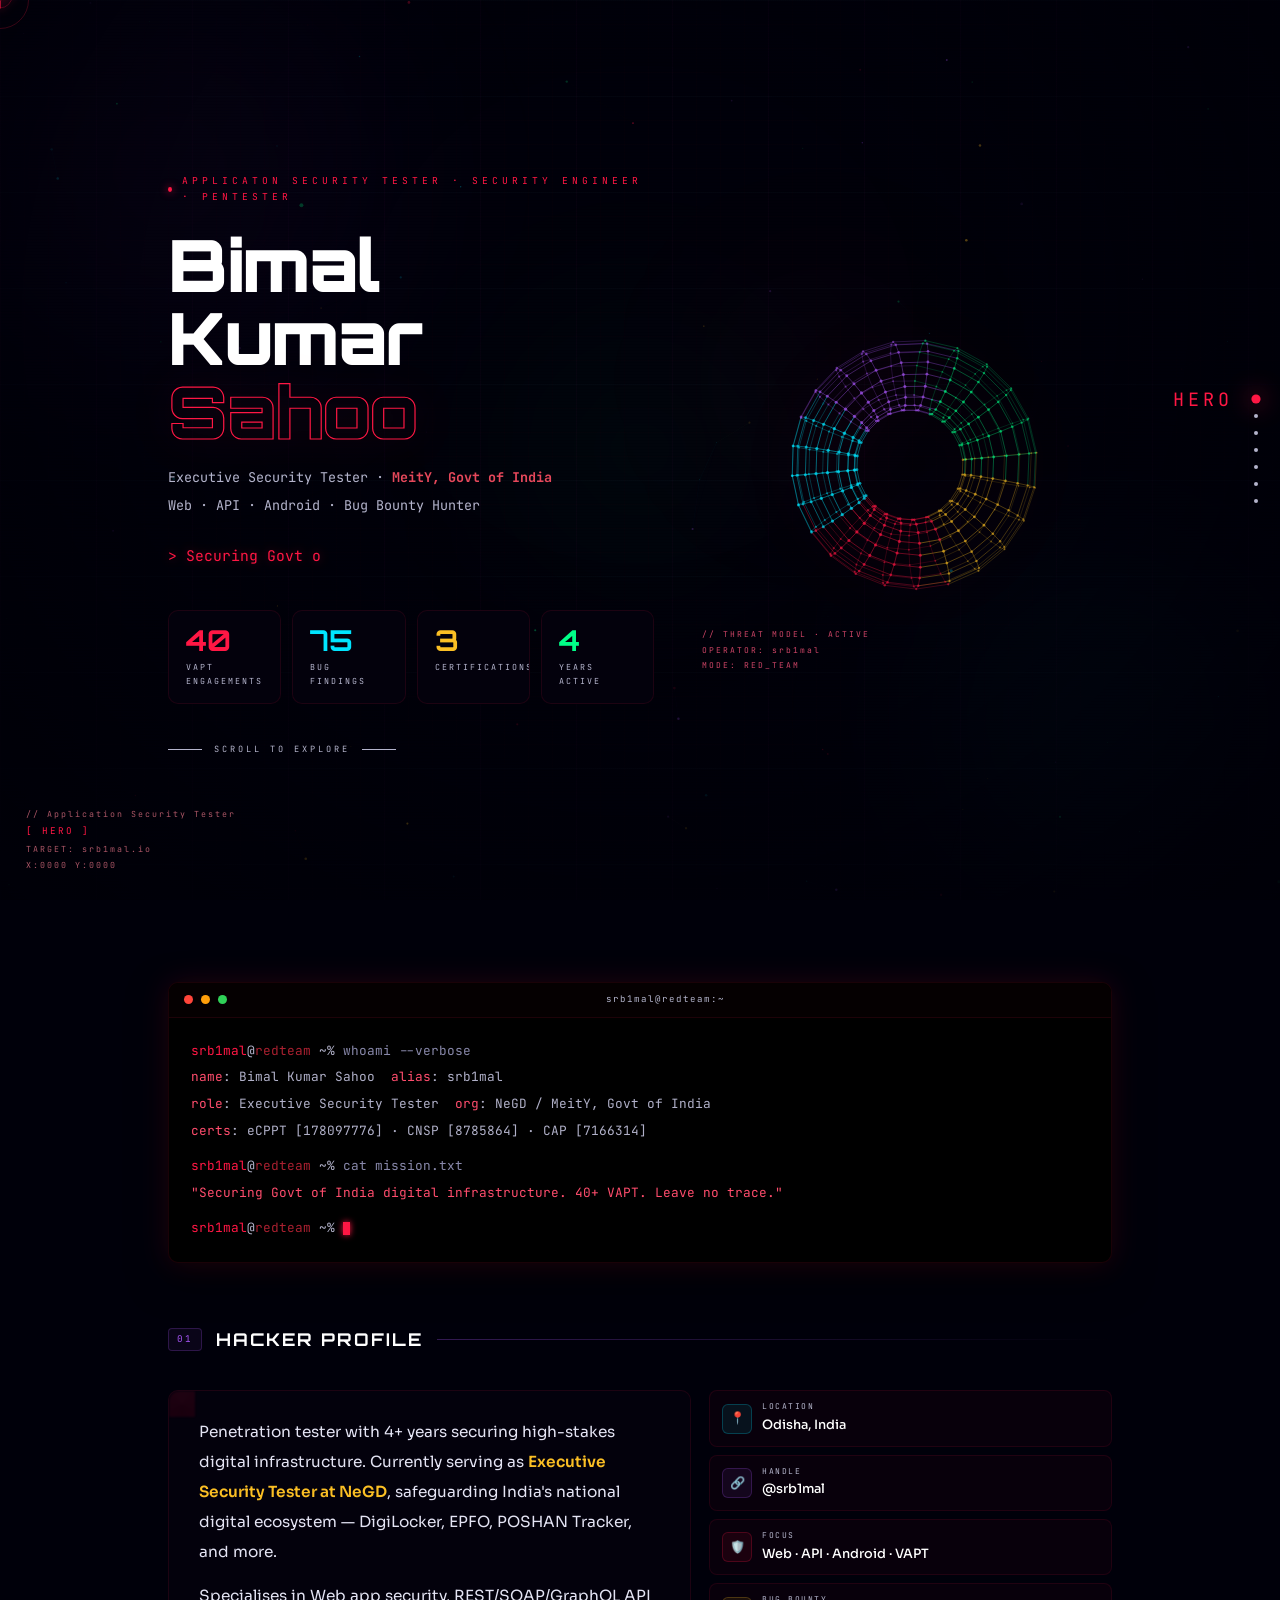
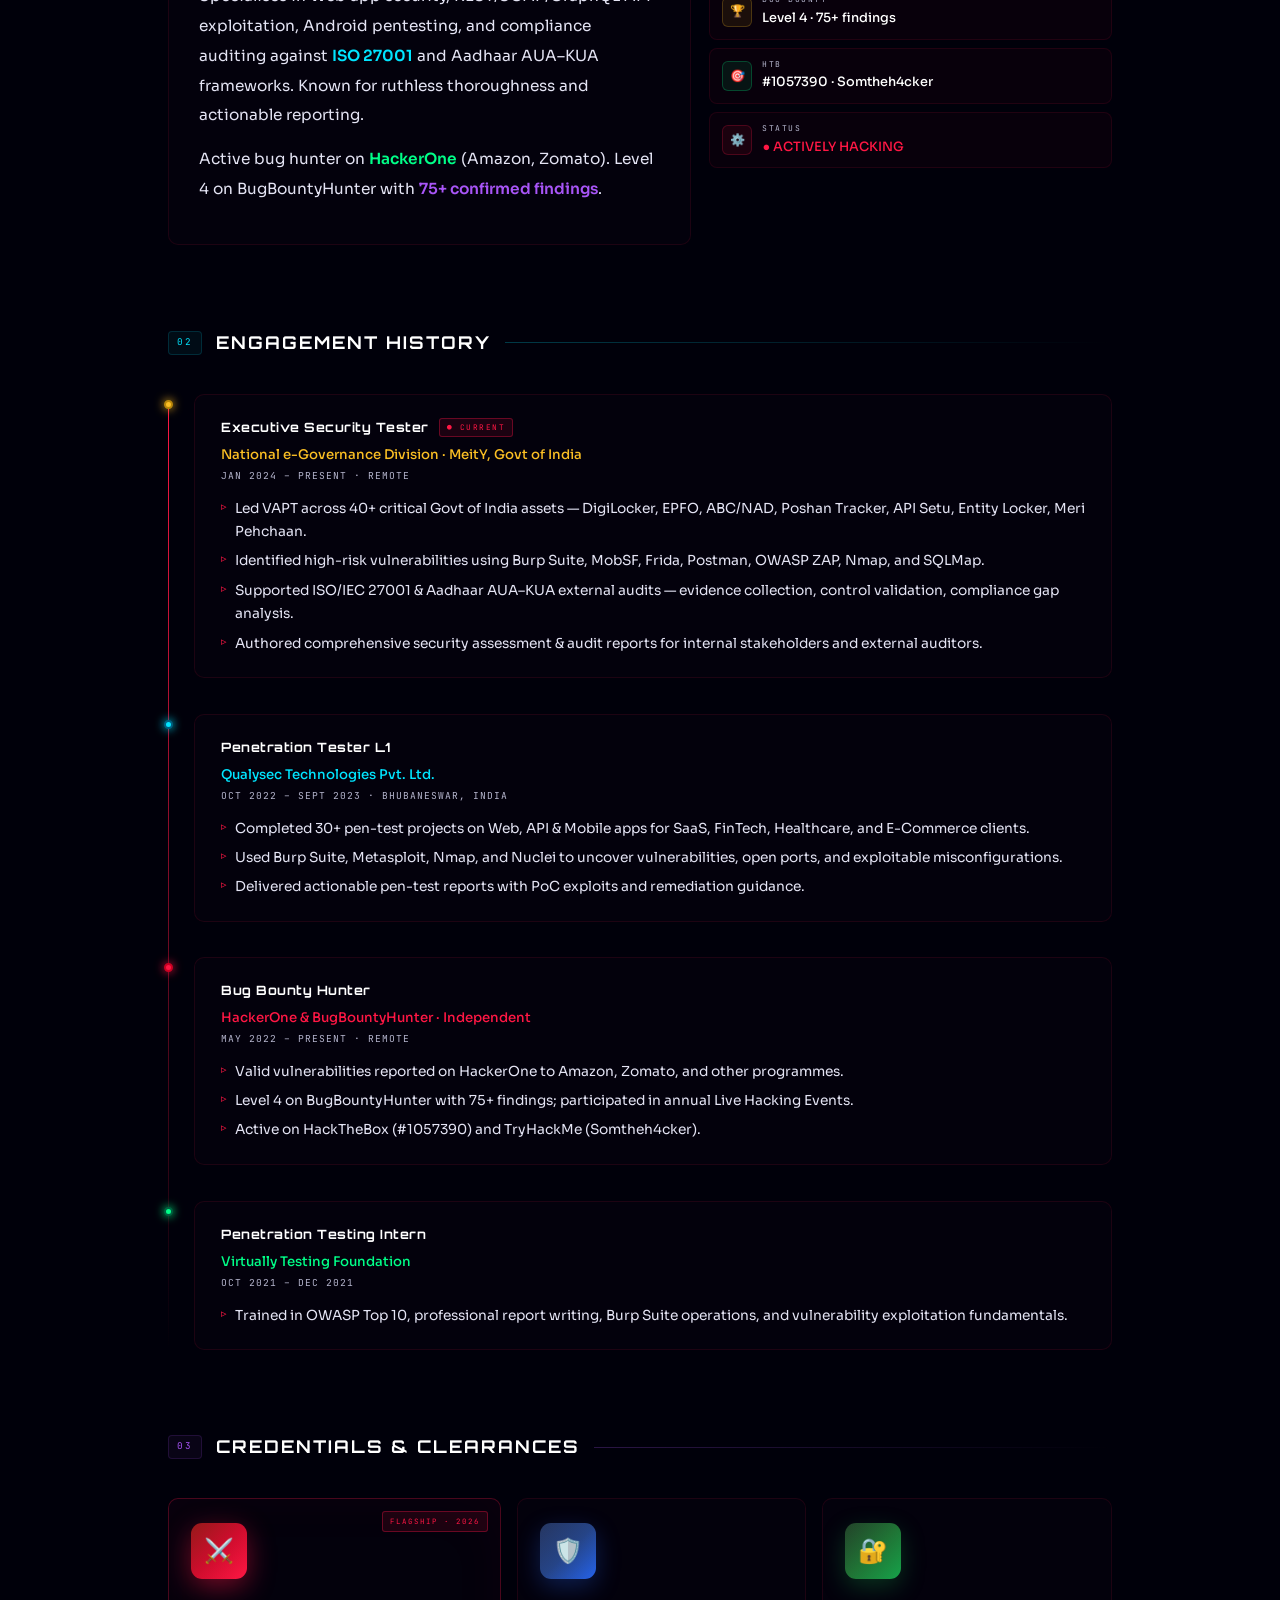
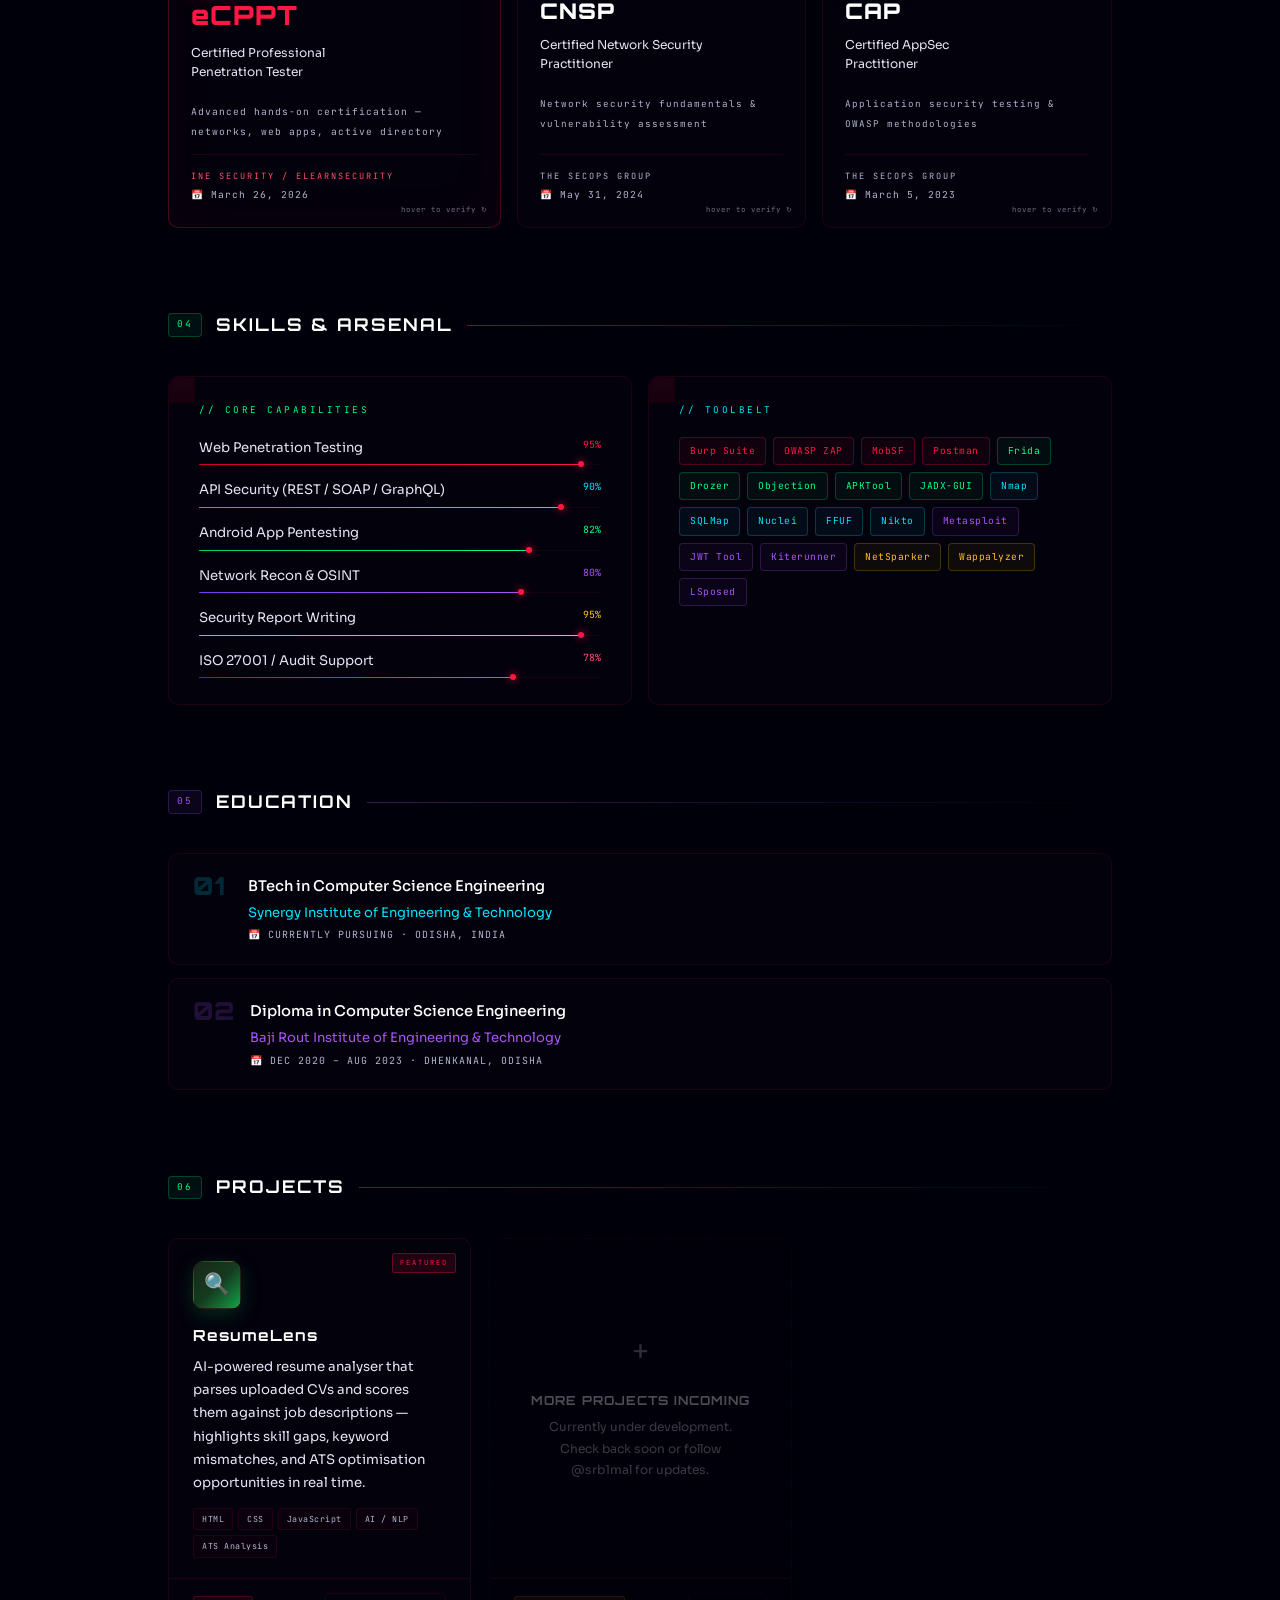
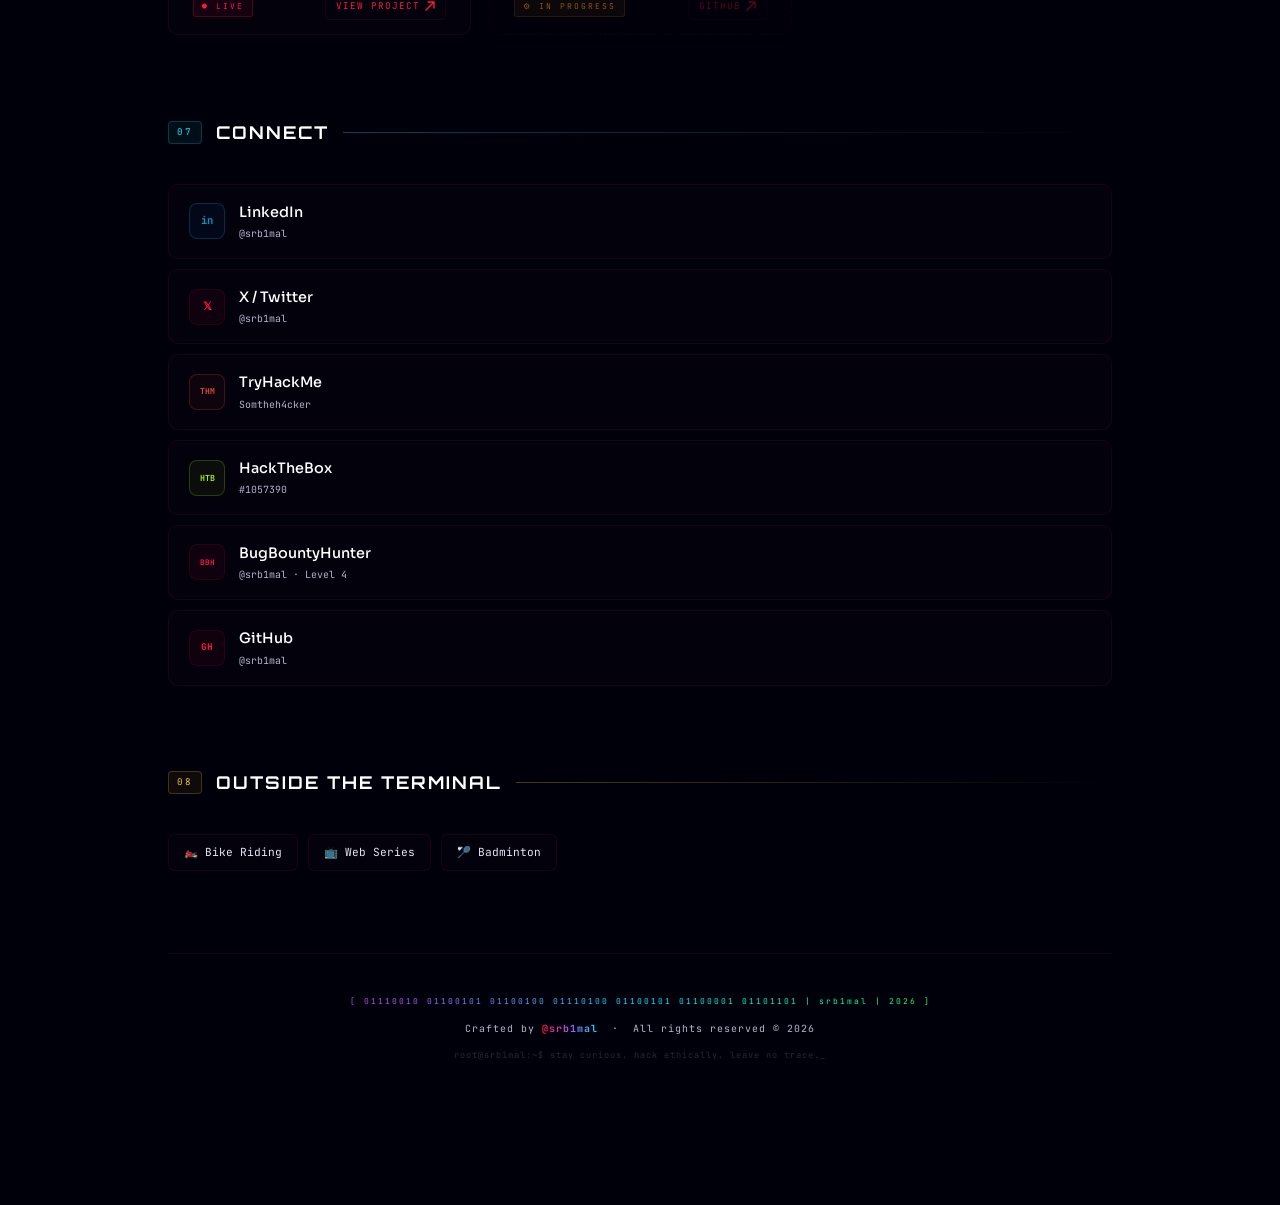
<file: index.html>
<!DOCTYPE html>
<html lang="en">
<head>
<meta charset="UTF-8"/><meta name="viewport" content="width=device-width,initial-scale=1.0"/>
<title>Bimal Kumar Sahoo · Red Team Operator</title>
<link rel="preconnect" href="https://fonts.googleapis.com"/>
<link href="https://fonts.googleapis.com/css2?family=Orbitron:wght@400;600;700;900&family=JetBrains+Mono:wght@300;400;500;700&family=Sora:wght@300;400;500;600&display=swap" rel="stylesheet"/>
<style>
:root{
  /* ── Crimson ── */
  --r:#ff1744;--r2:#cc0022;--r3:#ff4d6d;--r4:#882233;
  --rlo:rgba(255,23,68,.12);--rhi:rgba(255,23,68,.38);--rglo:rgba(255,23,68,.2);
  /* ── Cyan ── */
  --c:#00e5ff;--c2:#00b8d4;--c3:#80f0ff;
  --clo:rgba(0,229,255,.12);--chi:rgba(0,229,255,.35);
  /* ── Purple ── */
  --p:#a855f7;--p2:#7c3aed;--p3:#d8b4fe;
  --plo:rgba(168,85,247,.12);--phi:rgba(168,85,247,.35);
  /* ── Green ── */
  --g:#00ff88;--g2:#00cc6a;--g3:#80ffbc;
  --glo:rgba(0,255,136,.12);--ghi:rgba(0,255,136,.35);
  /* ── Gold ── */
  --gold:#fbbf24;--gold2:#f59e0b;--gold3:#fde68a;
  --goldlo:rgba(251,191,36,.12);--goldhi:rgba(251,191,36,.32);
  /* ── Surface ── */
  --bg:#00000a;--bg1:#02010d;--bg2:#030212;--bg3:#080318;
  --sf:rgba(4,2,14,.92);--bd:rgba(255,23,68,.1);--bhi:rgba(255,23,68,.34);
  --tx:#e4e4f4;--txm:#b4b4cc;--txh:#ffffff;
  --ffh:'Orbitron',sans-serif;--ffm:'JetBrains Mono',monospace;--ffb:'Sora',sans-serif;
  --ez:cubic-bezier(.16,1,.3,1);--rad:10px;
}
*,*::before,*::after{box-sizing:border-box;margin:0;padding:0}
html{scroll-behavior:smooth;scrollbar-width:thin;scrollbar-color:var(--p) #000}
html::-webkit-scrollbar{width:3px}
html::-webkit-scrollbar-thumb{background:linear-gradient(180deg,var(--r),var(--p),var(--c),var(--g))}
body{background:var(--bg);color:var(--tx);font-family:var(--ffb);font-size:16px;line-height:1.7;overflow-x:hidden;cursor:none;transition:background .4s,color .3s}
body::before{content:'';position:fixed;inset:0;z-index:2;pointer-events:none;background:repeating-linear-gradient(0deg,rgba(0,0,0,.04) 0,rgba(0,0,0,.04) 1px,transparent 1px,transparent 3px)}

/* CURSOR */
#cur{position:fixed;z-index:9999;pointer-events:none;transform:translate(-50%,-50%)}
#cur svg{transition:all .22s var(--ez);filter:drop-shadow(0 0 5px var(--r))}
body.hov #cur svg{transform:scale(1.5);filter:drop-shadow(0 0 10px var(--r))}
#cur2{position:fixed;z-index:9998;pointer-events:none;width:58px;height:58px;transform:translate(-50%,-50%);border:1px solid rgba(255,23,68,.22);border-radius:50%;transition:all .2s var(--ez);pointer-events:none}
body.hov #cur2{width:76px;height:76px;border-color:rgba(255,23,68,.4)}

/* GRID */
#bg-grid{position:fixed;inset:0;z-index:0;pointer-events:none;
  background-image:
    linear-gradient(rgba(0,229,255,.018) 1px,transparent 1px),
    linear-gradient(90deg,rgba(168,85,247,.018) 1px,transparent 1px),
    linear-gradient(rgba(255,23,68,.012) 1px,transparent 1px),
    linear-gradient(90deg,rgba(255,23,68,.012) 1px,transparent 1px);
  background-size:96px 96px,96px 96px,24px 24px,24px 24px;}

/* AURORA BLOBS */
#bg-aurora{position:fixed;inset:0;z-index:0;pointer-events:none;overflow:hidden}
#bg-aurora span{position:absolute;border-radius:50%;filter:blur(80px);opacity:.55}
#bg-aurora .a1{width:700px;height:700px;background:radial-gradient(circle,rgba(168,85,247,.11),transparent 68%);
  top:-180px;left:-180px;animation:aur1 20s ease-in-out infinite alternate}
#bg-aurora .a2{width:600px;height:600px;background:radial-gradient(circle,rgba(0,229,255,.09),transparent 68%);
  bottom:-120px;right:-120px;animation:aur2 26s ease-in-out infinite alternate}
#bg-aurora .a3{width:500px;height:500px;background:radial-gradient(circle,rgba(0,255,136,.07),transparent 68%);
  top:50%;left:50%;transform:translate(-50%,-50%);animation:aur3 30s ease-in-out infinite alternate}
#bg-aurora .a4{width:400px;height:400px;background:radial-gradient(circle,rgba(255,23,68,.07),transparent 68%);
  top:20%;right:20%;animation:aur4 24s ease-in-out infinite alternate}
@keyframes aur1{0%{transform:translate(0,0) scale(1)}100%{transform:translate(55%,45%) scale(1.15)}}
@keyframes aur2{0%{transform:translate(0,0) scale(1)}100%{transform:translate(-45%,-35%) scale(1.2)}}
@keyframes aur3{0%{transform:translate(-50%,-50%) scale(.9)}100%{transform:translate(-30%,-60%) scale(1.25)}}
@keyframes aur4{0%{transform:translate(0,0) scale(1)}100%{transform:translate(-30%,40%) scale(.85)}}

/* FULL-PAGE PARTICLE CANVAS */
#bg-canvas{position:fixed;inset:0;z-index:1;pointer-events:none}

/* VIGNETTE */
#bg-vig{position:fixed;inset:0;z-index:2;pointer-events:none;
  background:radial-gradient(ellipse at 50% 35%,transparent 30%,rgba(0,0,8,.92) 100%)}

/* HUD */
#hud{position:fixed;bottom:26px;left:26px;z-index:4000;font-family:var(--ffm);font-size:.52rem;color:#aa5566;letter-spacing:2px;line-height:2;pointer-events:none;opacity:0;transition:opacity .6s}
#hud.vis{opacity:1}
#hud-sec{color:var(--r);font-size:.58rem}

/* BOOT */
#boot{position:fixed;inset:0;z-index:10000;background:#000;display:flex;flex-direction:column;align-items:center;justify-content:center;transition:opacity 1.3s,visibility 1.3s}
#boot.gone{opacity:0;visibility:hidden;pointer-events:none}
#boot-wrap{width:min(640px,92vw)}
#boot-art{font-family:var(--ffm);font-size:clamp(.24rem,.55vw,.42rem);color:#b03050;line-height:1.2;margin-bottom:22px;white-space:pre}
#boot-lines{min-height:170px}
.bl{font-family:var(--ffm);font-size:.67rem;color:#c08090;margin-bottom:2px;opacity:0;animation:bfade .16s ease forwards}
.bl .ok{color:var(--r)}.bl .warn{color:#e07000}.bl .info{color:#ff4d6d}
@keyframes bfade{from{opacity:0;transform:translateX(-10px)}to{opacity:1;transform:none}}
#bpct{font-family:var(--ffm);font-size:.56rem;color:#cc6677;text-align:right;margin:12px 0 4px;letter-spacing:1px}
#bprog{height:1px;background:#2a0010;position:relative;margin-bottom:8px}
#bbar{height:100%;width:0;background:linear-gradient(90deg,var(--r2),var(--r));transition:width .055s linear;position:relative}
#bbar::after{content:'';position:absolute;right:-4px;top:-4px;width:8px;height:8px;background:var(--r);border-radius:50%;box-shadow:0 0 14px var(--r),0 0 28px var(--r)}
#bstatus{font-family:var(--ffm);font-size:.6rem;color:#cc6677;letter-spacing:3px;text-transform:uppercase}
#bstatus.ok{color:var(--r);text-shadow:0 0 16px var(--r)}

/* SECTION ACCENT COLOURS */
.acc-c{color:var(--c)!important}.acc-p{color:var(--p)!important}.acc-g{color:var(--g)!important}.acc-gold{color:var(--gold)!important}
.bd-c{border-color:rgba(0,229,255,.15)!important;background:rgba(0,229,255,.05)!important}
.bd-p{border-color:rgba(168,85,247,.15)!important;background:rgba(168,85,247,.05)!important}
.bd-g{border-color:rgba(0,255,136,.15)!important;background:rgba(0,255,136,.05)!important}
.bd-gold{border-color:rgba(251,191,36,.15)!important;background:rgba(251,191,36,.05)!important}
.sl2-c{background:linear-gradient(90deg,rgba(0,229,255,.25),transparent)!important}
.sl2-p{background:linear-gradient(90deg,rgba(168,85,247,.25),transparent)!important}
.sl2-g{background:linear-gradient(90deg,rgba(0,255,136,.25),transparent)!important}
.sl2-gold{background:linear-gradient(90deg,rgba(251,191,36,.25),transparent)!important}

/* NAV */
#ndots{position:fixed;right:22px;top:50%;transform:translateY(-50%);z-index:4000;display:flex;flex-direction:column;gap:13px}
.nd{width:4px;height:4px;border-radius:50%;background:var(--txm);border:none;cursor:none;transition:all .3s;padding:0;position:relative}
.nd::after{content:attr(data-label);position:absolute;right:12px;top:50%;transform:translateY(-50%);font-family:var(--ffm);font-size:.5rem;color:var(--nd-acc,var(--r));white-space:nowrap;opacity:0;transition:opacity .2s;pointer-events:none;letter-spacing:1.5px}
.nd:hover::after,.nd.on::after{opacity:1}
.nd.on,.nd:hover{background:var(--nd-acc,var(--r));box-shadow:0 0 10px var(--nd-acc,var(--r)),0 0 20px color-mix(in srgb,var(--nd-acc,var(--r)) 30%,transparent);transform:scale(2.3)}
@media(max-width:768px){#ndots,#hud{display:none}}

/* LAYOUT */
.wr{position:relative;z-index:3;max-width:1000px;margin:0 auto;padding:0 28px 120px}

/* HERO */
.hero{min-height:100vh;display:flex;flex-direction:column;justify-content:center;padding:90px 0 60px;position:relative}
#c-hero{position:absolute;inset:0;pointer-events:none;z-index:0;opacity:.55}
.hero-grid{display:grid;grid-template-columns:1fr 410px;gap:48px;align-items:center;position:relative;z-index:1}
@media(max-width:820px){.hero-grid{grid-template-columns:1fr}.h3d-wrap{display:none!important}}
.eyebrow{display:inline-flex;align-items:center;gap:10px;font-family:var(--ffm);font-size:.6rem;letter-spacing:4px;text-transform:uppercase;color:var(--r);margin-bottom:22px;opacity:0;animation:fadeup .7s .3s var(--ez) forwards}
.edot{width:5px;height:5px;border-radius:50%;background:var(--r);box-shadow:0 0 8px var(--r);animation:pulse 2s ease-in-out infinite}
@keyframes pulse{0%,100%{transform:scale(1);opacity:1}50%{transform:scale(1.9);opacity:.25}}
.hname{font-family:var(--ffh);font-size:clamp(2rem,6.2vw,4.5rem);font-weight:900;line-height:1.02;letter-spacing:-1px;margin-bottom:15px;opacity:0;animation:fadeup .7s .45s var(--ez) forwards}
.n1{color:var(--txh);display:block}
.n2{display:block;color:transparent;-webkit-text-stroke:1.2px var(--r);filter:drop-shadow(0 0 22px rgba(255,23,68,.3));transition:all .4s;position:relative}
.n2:hover{color:var(--r);-webkit-text-stroke:0px}
.gl::before,.gl::after{content:attr(data-t);position:absolute;inset:0;opacity:0}
.gl::before{color:var(--r3);clip-path:polygon(0 0,100% 0,100% 32%,0 32%);animation:ga 7s 1.5s infinite}
.gl::after{color:#ff5566;clip-path:polygon(0 68%,100% 68%,100% 100%,0 100%);animation:gb 7s 1.5s infinite}
@keyframes ga{0%,91%,100%{opacity:0;transform:none}92%{opacity:.8;transform:translate(-4px,1px)}94%{transform:translate(3px,-1px)}96%{opacity:0}}
@keyframes gb{0%,91%,100%{opacity:0;transform:none}93%{opacity:.75;transform:translate(4px,-1px)}95%{transform:translate(-3px,2px)}97%{opacity:0}}
.hsub{font-family:var(--ffm);font-size:.84rem;color:var(--txm);margin-bottom:24px;opacity:0;animation:fadeup .7s .6s var(--ez) forwards;line-height:2.1}
.hsub b{color:rgba(255,80,100,.9)}
.htype{font-family:var(--ffm);font-size:.92rem;color:var(--r);margin-bottom:42px;min-height:1.5em;opacity:0;animation:fadeup .7s .75s var(--ez) forwards;text-shadow:0 0 10px rgba(255,23,68,.35)}
.cr{display:inline-block;width:2px;height:1em;background:var(--r);vertical-align:middle;margin-left:2px;animation:crb 1s step-end infinite;box-shadow:0 0 6px var(--r)}
@keyframes crb{50%{opacity:0}}
.stats{display:flex;flex-wrap:wrap;gap:11px;opacity:0;animation:fadeup .7s .9s var(--ez) forwards}
.st{flex:1;min-width:108px;background:var(--sf);border:1px solid var(--bd);border-radius:var(--rad);padding:15px 17px;position:relative;overflow:hidden;backdrop-filter:blur(14px);transition:all .3s;cursor:default;--st-acc:var(--r);--st-lo:var(--rlo)}
.st::before{content:'';position:absolute;top:0;left:0;right:0;height:2px;background:linear-gradient(90deg,transparent,var(--st-acc),transparent);transform:scaleX(0);transition:transform .55s var(--ez)}
.st:hover::before{transform:scaleX(1)}
.st:hover{border-color:color-mix(in srgb,var(--st-acc) 55%,transparent);box-shadow:0 0 22px color-mix(in srgb,var(--st-acc) 20%,transparent),0 12px 38px rgba(0,0,0,.5)}
.stv{font-family:var(--ffh);font-size:1.8rem;font-weight:700;line-height:1;color:var(--r)}
.stl{font-family:var(--ffm);font-size:.52rem;color:var(--txm);letter-spacing:2px;text-transform:uppercase;margin-top:5px}.shl{display:flex;align-items:center;gap:12px;margin-top:38px;opacity:0;animation:fadeup .7s 1.1s var(--ez) forwards}
.shl-ln{width:34px;height:1px;background:var(--txm);overflow:hidden}
.shl-ln::after{content:'';display:block;width:100%;height:100%;background:var(--r);animation:lscan 2.5s 1.6s ease-in-out infinite;transform:translateX(-100%)}
@keyframes lscan{0%{transform:translateX(-100%)}55%,100%{transform:translateX(100%)}}
.shl span{font-family:var(--ffm);font-size:.54rem;letter-spacing:3px;color:var(--txm);text-transform:uppercase}
@keyframes fadeup{from{opacity:0;transform:translateY(16px)}to{opacity:1;transform:none}}

/* 3D CANVAS WRAP */
.h3d-wrap{display:flex;align-items:center;justify-content:center;position:relative}
#c-3d{display:block;filter:drop-shadow(0 0 32px rgba(255,23,68,.22))}
.h3d-label{position:absolute;bottom:-8px;left:0;font-family:var(--ffm);font-size:.5rem;color:#cc4466;letter-spacing:2px;line-height:1.9}

/* SECTION */
section{margin-bottom:82px}
.sh2{display:flex;align-items:center;gap:14px;margin-bottom:36px}
.sn{font-family:var(--ffm);font-size:.58rem;color:var(--r);letter-spacing:2px;background:rgba(255,23,68,.06);border:1px solid var(--bd);border-radius:4px;padding:3px 8px}
.st2t{font-family:var(--ffh);font-size:1.1rem;font-weight:700;letter-spacing:2px;color:var(--txh)}
.sl2{flex:1;height:1px;background:linear-gradient(90deg,var(--bd),transparent)}

/* CARD */
.card{background:var(--sf);border:1px solid var(--bd);border-radius:var(--rad);padding:26px 30px;backdrop-filter:blur(16px);position:relative;overflow:hidden;transition:border-color .3s,box-shadow .3s;will-change:transform}
.card::before{content:'';position:absolute;top:0;left:0;width:26px;height:26px;background:conic-gradient(from 0deg,var(--r),var(--r2),var(--r));opacity:.11;border-radius:var(--rad) 0 0 0;filter:blur(1px)}
.card:hover{border-color:var(--bhi);box-shadow:0 0 30px var(--rlo),0 14px 42px rgba(0,0,0,.5)}

/* ── FX INJECTION LAYER (holographic hover system) ── */
.card-fx{position:absolute;inset:0;pointer-events:none;border-radius:inherit;overflow:hidden}

/* Holographic rainbow foil — rotates with cursor angle */
.card-fx-holo{
  position:absolute;inset:0;border-radius:inherit;
  background:conic-gradient(from var(--angle,0deg) at var(--mx,50%) var(--my,50%),
    transparent 0deg,
    rgba(255,23,68,.18) 35deg,rgba(255,100,60,.1) 75deg,
    rgba(255,200,60,.08) 120deg,transparent 165deg,
    rgba(60,160,255,.05) 220deg,rgba(180,60,255,.07) 270deg,
    transparent 320deg,transparent 360deg);
  opacity:0;transition:opacity .5s;mix-blend-mode:screen;
}
.card-fx-holo.vis{opacity:1}

/* Specular highlight — sharp bright spot under cursor */
.card-fx-spec{
  position:absolute;inset:0;border-radius:inherit;
  background:radial-gradient(circle 55px at var(--mx,50%) var(--my,50%),
    rgba(255,255,255,.11) 0%,rgba(255,255,255,.04) 35%,transparent 70%);
  opacity:0;transition:opacity .2s;
}
.card-fx-spec.vis{opacity:1}

/* Edge proximity glow — nearest border lights up */
.card-fx-edge{
  position:absolute;inset:-1px;border-radius:inherit;
  background:
    radial-gradient(ellipse 50px 200% at 0% var(--my,50%),rgba(255,23,68,.28) 0%,transparent 100%),
    radial-gradient(ellipse 50px 200% at 100% var(--my,50%),rgba(255,23,68,.28) 0%,transparent 100%),
    radial-gradient(ellipse 200% 50px at var(--mx,50%) 0%,rgba(255,23,68,.28) 0%,transparent 100%),
    radial-gradient(ellipse 200% 50px at var(--mx,50%) 100%,rgba(255,23,68,.28) 0%,transparent 100%);
  opacity:0;transition:opacity .3s;mix-blend-mode:screen;
}
.card-fx-edge.vis{opacity:1}

/* Depth parallax inner layer */
.card-fx-depth{
  position:absolute;inset:0;border-radius:inherit;
  background:radial-gradient(ellipse 80% 80% at var(--mx,50%) var(--my,50%),
    rgba(255,23,68,.04) 0%,transparent 70%);
  opacity:0;transition:opacity .4s;
}
.card-fx-depth.vis{opacity:1}

/* ── ELECTRIC CIRCUIT — Skills & Arsenal ── */
/* Corner bracket connectors */
.card-fx-corners{
  position:absolute;inset:0;border-radius:inherit;pointer-events:none;
  opacity:0;transition:opacity .35s;
  --cc:rgba(0,229,255,.75);
  background:
    linear-gradient(var(--cc),var(--cc)) top left / 14px 1.5px no-repeat,
    linear-gradient(var(--cc),var(--cc)) top left / 1.5px 14px no-repeat,
    linear-gradient(var(--cc),var(--cc)) top right / 14px 1.5px no-repeat,
    linear-gradient(var(--cc),var(--cc)) top right / 1.5px 14px no-repeat,
    linear-gradient(var(--cc),var(--cc)) bottom left / 14px 1.5px no-repeat,
    linear-gradient(var(--cc),var(--cc)) bottom left / 1.5px 14px no-repeat,
    linear-gradient(var(--cc),var(--cc)) bottom right / 14px 1.5px no-repeat,
    linear-gradient(var(--cc),var(--cc)) bottom right / 1.5px 14px no-repeat;
}
.card-fx-corners.vis{opacity:1;animation:cpulse 1.4s ease-in-out infinite}
@keyframes cpulse{0%,100%{opacity:.55}50%{opacity:1}}

/* Horizontal laser scan beam */
.card-fx-scan{
  position:absolute;left:0;right:0;height:1px;
  top:var(--my,50%);
  background:linear-gradient(90deg,transparent 0%,rgba(0,229,255,.0) 15%,rgba(0,229,255,.7) 50%,rgba(0,229,255,.0) 85%,transparent 100%);
  box-shadow:0 0 8px 1px rgba(0,229,255,.35);
  opacity:0;transition:opacity .2s;pointer-events:none;
}
.card-fx-scan.vis{opacity:1}

/* Cyan diffuse glow */
.card-fx-cglow{
  position:absolute;inset:0;border-radius:inherit;
  background:radial-gradient(ellipse at var(--mx,50%) var(--my,50%),rgba(0,229,255,.09) 0%,transparent 62%);
  opacity:0;transition:opacity .3s;
}
.card-fx-cglow.vis{opacity:1}

/* Rotating race border */
@keyframes race{from{--race-angle:0deg}to{--race-angle:360deg}}
@property --race-angle{syntax:'<angle>';inherits:false;initial-value:0deg}
.card-fx-race{
  position:absolute;inset:-1px;border-radius:inherit;pointer-events:none;
  background:conic-gradient(from var(--race-angle,0deg),
    transparent 0deg,transparent 300deg,
    rgba(0,229,255,.5) 340deg,rgba(0,229,255,.8) 355deg,rgba(0,229,255,.0) 360deg);
  -webkit-mask:linear-gradient(#fff 0 0) content-box,linear-gradient(#fff 0 0);
  -webkit-mask-composite:xor;mask:linear-gradient(#fff 0 0) content-box,linear-gradient(#fff 0 0);
  mask-composite:exclude;padding:1.5px;
  opacity:0;transition:opacity .4s;
}
.card-fx-race.vis{opacity:1;animation:race 1.8s linear infinite}

/* ── VOID PORTAL — Projects ── */
/* Ripple rings from click */
@keyframes ripple-expand{
  0%{width:6px;height:6px;opacity:.85;border-width:1.5px}
  100%{width:200px;height:200px;opacity:0;border-width:.5px}
}
.pcard-ripple{
  position:absolute;border-radius:50%;pointer-events:none;
  border:1.5px solid rgba(255,23,68,.65);
  box-shadow:0 0 8px rgba(255,23,68,.25),inset 0 0 8px rgba(255,23,68,.1);
  transform:translate(-50%,-50%);
  animation:ripple-expand .9s cubic-bezier(.2,.6,.3,1) forwards;
  z-index:2;
}

/* Orbiting border */
@property --orbit-angle{syntax:'<angle>';inherits:false;initial-value:0deg}
@keyframes orbit{from{--orbit-angle:0deg}to{--orbit-angle:360deg}}
.card-fx-orbit{
  position:absolute;inset:-1px;border-radius:inherit;pointer-events:none;
  background:conic-gradient(from var(--orbit-angle,0deg),
    transparent 0deg,transparent 310deg,
    rgba(255,23,68,.2) 330deg,rgba(255,23,68,.9) 350deg,rgba(255,23,68,.0) 360deg);
  -webkit-mask:linear-gradient(#fff 0 0) content-box,linear-gradient(#fff 0 0);
  -webkit-mask-composite:xor;mask:linear-gradient(#fff 0 0) content-box,linear-gradient(#fff 0 0);
  mask-composite:exclude;padding:1.5px;
  opacity:0;transition:opacity .5s;
}
.card-fx-orbit.vis{opacity:1;animation:orbit 2.4s linear infinite}
  0%{transform:translate(0,0) scale(1.2);opacity:.9}
  100%{transform:translate(var(--dx,0px),var(--dy,-44px)) scale(0);opacity:0}
}
.card-particle{
  position:absolute;pointer-events:none;
  width:3px;height:3px;border-radius:50%;
  background:var(--r);box-shadow:0 0 5px var(--r),0 0 12px var(--rlo);
  animation:rise var(--pd,.85s) var(--ez) forwards;
  z-index:10;
}

/* Top-border sweep line — every hoverable surface */
.tlc::before,.ec::before,.soc::before,.ii::before,.cf-front::before,.cf-back::before,.hob::before{
  content:'';position:absolute;top:0;left:0;right:0;height:2px;
  background:linear-gradient(90deg,transparent,var(--r),transparent);
  transform:scaleX(0);transform-origin:left;
  transition:transform .55s var(--ez);z-index:2;pointer-events:none;
}
.tlc:hover::before{transform:scaleX(1)}
.ec:hover::before{transform:scaleX(1)}
.soc:hover::before{transform:scaleX(1)}
.ii:hover::before{transform:scaleX(1)}
.hob:hover::before{transform:scaleX(1)}
.cf-wrap:hover .cf-front::before,.cf-wrap:hover .cf-back::before{transform:scaleX(1)}
.card:hover{border-color:var(--bhi);box-shadow:0 0 30px var(--rlo),0 14px 42px rgba(0,0,0,.5)}

/* REVEAL */
.rv{opacity:0;transform:translateY(20px);transition:opacity .7s var(--ez),transform .7s var(--ez)}
.rv.d1{transition-delay:.08s}.rv.d2{transition-delay:.16s}.rv.d3{transition-delay:.24s}.rv.d4{transition-delay:.32s}
.rv.in{opacity:1;transform:none}

/* TERMINAL */
.term{background:#000;border:1px solid var(--bd);border-radius:var(--rad);overflow:hidden;margin-bottom:62px;box-shadow:0 0 28px var(--rlo),0 14px 38px rgba(0,0,0,.6)}
.tbar{background:#050001;padding:9px 15px;display:flex;align-items:center;gap:8px;border-bottom:1px solid var(--bd)}
.td{width:9px;height:9px;border-radius:50%}
.td:nth-child(1){background:#ff453a}.td:nth-child(2){background:#ff9f0a}.td:nth-child(3){background:#30d158}
.tsep{flex:1;font-family:var(--ffm);font-size:.57rem;color:var(--txm);text-align:center;letter-spacing:2px}
.tbody{padding:20px 22px;font-family:var(--ffm);font-size:.8rem;color:#b0b0c8;line-height:2.1}
.tp{color:var(--r)}.tk{color:#aa2030}.tv{color:var(--r3)}.ts{color:var(--txm)}.tcmd{color:#8888aa}

/* ABOUT */
.ag{display:grid;grid-template-columns:1.3fr 1fr;gap:18px}
@media(max-width:680px){.ag{grid-template-columns:1fr}}
.ab{font-size:.96rem;line-height:1.95;color:var(--tx)}
.ab p{margin-bottom:14px}
.hl{color:var(--r3);font-weight:600}
.ilist{display:flex;flex-direction:column;gap:8px}
.ii{display:flex;align-items:center;gap:10px;background:rgba(255,23,68,.03);border:1px solid var(--bd);border-radius:8px;padding:9px 12px;transition:all .25s;cursor:default;position:relative;overflow:hidden}
.ii:hover{border-color:var(--bhi);transform:translateX(5px);background:rgba(255,23,68,.055);box-shadow:0 0 12px var(--rlo)}
.iico{width:30px;height:30px;flex-shrink:0;border-radius:6px;background:rgba(255,23,68,.06);border:1px solid var(--bhi);display:flex;align-items:center;justify-content:center;font-size:.76rem}
.ilb{font-family:var(--ffm);font-size:.5rem;color:var(--txm);letter-spacing:1.5px;text-transform:uppercase}
.ivl{font-size:.8rem;color:var(--txh);font-weight:500;margin-top:1px}

/* TIMELINE */
.tl2{position:relative;padding-left:26px}
.tl2::before{content:'';position:absolute;left:0;top:8px;bottom:0;width:1px;background:linear-gradient(180deg,var(--r) 0%,rgba(255,23,68,0) 100%)}
.tli{margin-bottom:36px;position:relative}
.tdot{position:absolute;left:-30px;top:6px;width:9px;height:9px;border-radius:50%;background:var(--r);border:2px solid var(--r2);box-shadow:0 0 10px var(--r),0 0 20px var(--rlo)}
.tlc{background:var(--sf);border:1px solid var(--bd);border-radius:var(--rad);padding:22px 26px;backdrop-filter:blur(14px);transition:all .3s;will-change:transform;position:relative;overflow:hidden}
.tlc:hover{border-color:var(--bhi);box-shadow:0 0 22px var(--rlo),0 10px 30px rgba(0,0,0,.45);transform:translateY(-2px)}
.tlh{display:flex;align-items:center;gap:10px;flex-wrap:wrap;margin-bottom:5px}
.tlr{font-family:var(--ffh);font-size:.8rem;font-weight:700;color:var(--txh);letter-spacing:.5px}
.tlbg{font-family:var(--ffm);font-size:.48rem;letter-spacing:1.5px;padding:2px 7px;border-radius:3px}
.live{background:rgba(255,23,68,.1);color:var(--r);border:1px solid var(--bhi);animation:lp 2.2s ease-in-out infinite}
@keyframes lp{0%,100%{opacity:1}50%{opacity:.4}}
.tlo{font-size:.83rem;color:var(--r3);margin-bottom:2px;font-weight:500}
.tld2{font-family:var(--ffm);font-size:.6rem;color:var(--txm);letter-spacing:1px;margin-bottom:12px}
.tlul{list-style:none;display:flex;flex-direction:column;gap:6px}
.tlul li{font-size:.86rem;color:var(--tx);padding-left:14px;position:relative;line-height:1.7}
.tlul li::before{content:'▹';position:absolute;left:0;color:var(--r);font-size:.68rem}

/* CERT FLIP CARDS */
.cert-grid{display:grid;grid-template-columns:1.15fr 1fr 1fr;gap:16px;align-items:start}
@media(max-width:800px){.cert-grid{grid-template-columns:1fr}}
.cf-wrap{perspective:1100px;cursor:none}
.cf-inner{width:100%;height:100%;position:relative;transform-style:preserve-3d;transition:transform .8s var(--ez)}
.cf-wrap:hover .cf-inner,.cf-wrap.flipped .cf-inner{transform:rotateY(180deg)}
.cf-front,.cf-back{position:absolute;inset:0;backface-visibility:hidden;-webkit-backface-visibility:hidden;border-radius:var(--rad);overflow:hidden;border:1px solid var(--bd);background:var(--sf);backdrop-filter:blur(18px);padding:24px 22px;display:flex;flex-direction:column}
.cf-wrap:hover .cf-front,.cf-wrap:hover .cf-back{box-shadow:0 0 40px var(--rlo),0 20px 50px rgba(0,0,0,.6)}
.cf-back{transform:rotateY(180deg);justify-content:space-between}
/* Front elements */
.cf-badge{width:56px;height:56px;border-radius:11px;display:flex;align-items:center;justify-content:center;margin-bottom:14px;font-size:1.5rem;position:relative}
.cf-badge::after{content:'';position:absolute;inset:0;background:linear-gradient(135deg,rgba(255,255,255,.1),transparent);border-radius:11px}
.cf-name{font-family:var(--ffh);font-weight:900;letter-spacing:1px;margin-bottom:6px;color:var(--txh)}
.cf-fullname{font-size:.76rem;color:var(--tx);line-height:1.6;flex:1}
.cf-meta{margin-top:auto;padding-top:14px;border-top:1px solid var(--bd)}
.cf-issuer{font-family:var(--ffm);font-size:.54rem;letter-spacing:2px;text-transform:uppercase;color:var(--txm)}
.cf-date{font-family:var(--ffm);font-size:.6rem;color:var(--txm);margin-top:3px;letter-spacing:1px}
.cf-feat{position:absolute;top:12px;right:12px;font-family:var(--ffm);font-size:.46rem;letter-spacing:2px;background:rgba(255,23,68,.1);color:var(--r);border:1px solid var(--bhi);padding:3px 7px;border-radius:3px}
.cf-hover-hint{position:absolute;bottom:12px;right:12px;font-family:var(--ffm);font-size:.46rem;color:var(--txm);letter-spacing:1px;opacity:.6}
/* Back elements */
.cf-back-ttl{font-family:var(--ffm);font-size:.54rem;letter-spacing:3px;text-transform:uppercase;color:var(--r);margin-bottom:12px}
.cf-desc{font-size:.77rem;color:var(--tx);line-height:1.6;margin-bottom:10px}
.cf-rows{display:flex;flex-direction:column;gap:9px}
.cf-row{display:flex;flex-direction:column;gap:1px}
.cf-rl{font-family:var(--ffm);font-size:.48rem;letter-spacing:1.5px;text-transform:uppercase;color:var(--txm)}
.cf-rv{font-family:var(--ffm);font-size:.72rem;color:var(--txh);letter-spacing:.5px}
.cf-verify{font-family:var(--ffm);font-size:.52rem;letter-spacing:1px;color:var(--r);border-top:1px solid var(--bd);padding-top:12px;margin-top:auto;display:flex;align-items:center;gap:6px}
.cf-verify::before{content:'';width:5px;height:5px;background:var(--r);border-radius:50%;flex-shrink:0;box-shadow:0 0 6px var(--r)}

/* SKILLS */
.sg{display:grid;grid-template-columns:1fr 1fr;gap:16px}
@media(max-width:680px){.sg{grid-template-columns:1fr}}
.sgh{font-family:var(--ffm);font-size:.58rem;letter-spacing:2.5px;text-transform:uppercase;color:var(--r);margin-bottom:18px}
.sbars{display:flex;flex-direction:column;gap:14px}
.sbt{display:flex;justify-content:space-between;margin-bottom:5px}
.sbn{font-size:.83rem;color:var(--tx)}.sbp{font-family:var(--ffm);font-size:.62rem;color:var(--r)}
.sbbg{height:1px;background:rgba(255,23,68,.08);border-radius:1px;overflow:visible;position:relative}
.sbf{height:100%;width:0;background:var(--sbcol,linear-gradient(90deg,var(--r2),var(--r)));border-radius:1px;transition:width 1.5s var(--ez);position:relative}
.sbf::after{content:'';position:absolute;right:-3px;top:-3px;width:6px;height:6px;background:var(--sbdot,var(--r));border-radius:50%;box-shadow:0 0 8px var(--sbdot,var(--r));opacity:0;transition:opacity 1.5s}
.sbf[style*="width"]:not([style*="width: 0"])::after{opacity:1}
.tags{display:flex;flex-wrap:wrap;gap:7px}
.tag{font-family:var(--ffm);font-size:.6rem;padding:5px 10px;border-radius:4px;border:1px solid var(--bd);color:var(--tx);transition:all .2s;cursor:default;letter-spacing:.5px}
.tag:hover,.tag.hi{background:rgba(0,229,255,.06);border-color:rgba(0,229,255,.3);color:var(--c)}
.tag:nth-child(5n+2):hover,.tag.hi:nth-child(5n+2){background:rgba(168,85,247,.06);border-color:rgba(168,85,247,.3);color:var(--p)}
.tag:nth-child(5n+3):hover,.tag.hi:nth-child(5n+3){background:rgba(0,255,136,.06);border-color:rgba(0,255,136,.3);color:var(--g)}
.tag:nth-child(5n+4):hover,.tag.hi:nth-child(5n+4){background:rgba(251,191,36,.06);border-color:rgba(251,191,36,.3);color:var(--gold)}
.tag:nth-child(5n):hover,.tag.hi:nth-child(5n){background:rgba(255,23,68,.07);border-color:var(--bhi);color:var(--r3)}

/* EDU */
.ecs{display:flex;flex-direction:column;gap:13px}
.ec{display:flex;align-items:flex-start;gap:15px;background:var(--sf);border:1px solid var(--bd);border-radius:var(--rad);padding:20px 24px;backdrop-filter:blur(14px);transition:all .3s;position:relative;overflow:hidden}
.ec:hover{border-color:var(--bhi);box-shadow:0 0 18px var(--rlo);transform:translateX(4px)}
.enum{font-family:var(--ffh);font-size:1.55rem;font-weight:900;color:rgba(255,23,68,.1);line-height:1;min-width:40px}
.edeg{font-size:.92rem;color:var(--txh);font-weight:500;margin-bottom:3px}
.ein{font-size:.82rem;color:var(--r3);margin-bottom:3px}
.em{font-family:var(--ffm);font-size:.62rem;color:var(--txm);letter-spacing:1px}

/* CONNECT */
.cong{display:flex;flex-direction:column;gap:10px}
.soc{display:flex;align-items:center;gap:14px;background:var(--sf);border:1px solid var(--bd);border-radius:var(--rad);padding:15px 20px;text-decoration:none;transition:all .3s;backdrop-filter:blur(14px);position:relative;overflow:hidden}
.soc:hover{border-color:var(--bhi);box-shadow:0 0 20px var(--rlo);transform:translateX(6px)}
.sico{width:36px;height:36px;flex-shrink:0;border-radius:8px;background:rgba(255,23,68,.05);border:1px solid var(--bd);display:flex;align-items:center;justify-content:center;font-family:var(--ffm);font-size:.66rem;font-weight:700;color:var(--r);transition:all .3s}
.soc:hover .sico{background:rgba(255,23,68,.1);border-color:var(--bhi);box-shadow:0 0 10px var(--rlo)}
.snm{font-size:.9rem;color:var(--txh);font-weight:500}
.shdl{font-family:var(--ffm);font-size:.62rem;color:var(--txm);margin-top:2px}

/* HOBBIES */
.hrow{display:flex;flex-wrap:wrap;gap:10px}
.hob{font-family:var(--ffm);font-size:.7rem;padding:8px 15px;border-radius:6px;border:1px solid var(--bd);color:var(--tx);transition:all .25s;cursor:default;background:var(--sf);position:relative;overflow:hidden}
.hob:hover{border-color:var(--bhi);color:var(--r);box-shadow:0 0 12px var(--rlo);transform:translateY(-2px)}

/* PROJECTS */
.proj-grid{display:grid;grid-template-columns:repeat(auto-fill,minmax(280px,1fr));gap:18px}
.pcard{background:var(--sf);border:1px solid var(--bd);border-radius:var(--rad);overflow:hidden;backdrop-filter:blur(16px);transition:border-color .3s,box-shadow .3s,transform .3s;will-change:transform;display:flex;flex-direction:column;position:relative}
.pcard:hover{border-color:var(--bhi);box-shadow:0 0 30px var(--rlo),0 14px 42px rgba(0,0,0,.5);transform:translateY(-4px)}
.pcard-top{padding:22px 24px 16px;position:relative;flex:1}
.pcard-top::before{content:'';position:absolute;top:0;left:0;right:0;height:2px;background:linear-gradient(90deg,transparent,var(--r),transparent);transform:scaleX(0);transition:transform .5s;transform-origin:left}
.pcard:hover .pcard-top::before{transform:scaleX(1)}
.pcard-ico{width:48px;height:48px;border-radius:10px;display:flex;align-items:center;justify-content:center;font-size:1.3rem;margin-bottom:14px;border:1px solid var(--bd);position:relative;overflow:hidden}
.pcard-ico::after{content:'';position:absolute;inset:0;background:linear-gradient(135deg,rgba(255,255,255,.06),transparent)}
.pcard-name{font-family:var(--ffh);font-size:.95rem;font-weight:700;color:var(--txh);letter-spacing:1px;margin-bottom:6px}
.pcard-desc{font-size:.83rem;color:var(--tx);line-height:1.75;margin-bottom:14px}
.pcard-tags{display:flex;flex-wrap:wrap;gap:5px;margin-bottom:4px}
.ptag{font-family:var(--ffm);font-size:.52rem;padding:3px 8px;border-radius:3px;border:1px solid var(--bd);color:var(--txm);letter-spacing:.5px;background:rgba(255,23,68,.03)}
.pcard-footer{padding:14px 24px;border-top:1px solid var(--bd);display:flex;align-items:center;justify-content:space-between;gap:10px}
.pcard-status{font-family:var(--ffm);font-size:.5rem;letter-spacing:2px;padding:3px 8px;border-radius:3px;text-transform:uppercase}
.pst-live{background:rgba(255,23,68,.08);color:var(--r);border:1px solid rgba(255,23,68,.22);animation:lp 2.2s ease-in-out infinite}
.pst-wip{background:rgba(255,159,10,.08);color:#ff9f0a;border:1px solid rgba(255,159,10,.22)}
.pcard-link{font-family:var(--ffm);font-size:.58rem;color:var(--r);text-decoration:none;letter-spacing:1px;display:flex;align-items:center;gap:5px;transition:all .2s;padding:5px 10px;border-radius:4px;border:1px solid var(--bd)}
.pcard-link:hover{border-color:var(--bhi);background:rgba(255,23,68,.06);color:var(--r3);box-shadow:0 0 10px var(--rlo)}
.pcard-link svg{transition:transform .2s}
.pcard-link:hover svg{transform:translate(2px,-2px)}
.pfeat-badge{position:absolute;top:14px;right:14px;font-family:var(--ffm);font-size:.44rem;letter-spacing:2px;background:rgba(255,23,68,.12);color:var(--r);border:1px solid var(--bhi);padding:3px 7px;border-radius:3px;text-transform:uppercase}

/* FOOTER */
footer{text-align:center;padding:38px 0 20px;border-top:1px solid var(--bd);font-family:var(--ffm);font-size:.62rem;color:var(--txm);letter-spacing:1px;line-height:2.4}
footer b{color:rgba(255,60,90,.7)}
.ascii{font-size:.48rem;color:#884455;display:block;margin-bottom:6px;letter-spacing:3px}
</style>
</head>
<body>

<!-- CURSOR -->
<div id="cur">
  <svg width="28" height="28" viewBox="0 0 28 28" fill="none">
    <circle cx="14" cy="14" r="12" stroke="#ff1744" stroke-width=".6" opacity=".45"/>
    <line x1="14" y1="2" x2="14" y2="9" stroke="#ff1744" stroke-width="1.2" stroke-linecap="round"/>
    <line x1="14" y1="19" x2="14" y2="26" stroke="#ff1744" stroke-width="1.2" stroke-linecap="round"/>
    <line x1="2" y1="14" x2="9" y2="14" stroke="#ff1744" stroke-width="1.2" stroke-linecap="round"/>
    <line x1="19" y1="14" x2="26" y2="14" stroke="#ff1744" stroke-width="1.2" stroke-linecap="round"/>
    <circle cx="14" cy="14" r="1.8" fill="#ff1744"/>
    <circle cx="14" cy="14" r="4.5" stroke="#ff1744" stroke-width=".5" opacity=".28"/>
  </svg>
</div>
<div id="cur2"></div>

<!-- BG -->
<div id="bg-aurora"><span class="a1"></span><span class="a2"></span><span class="a3"></span><span class="a4"></span></div>
<div id="bg-grid"></div>
<canvas id="bg-canvas"></canvas>
<div id="bg-vig"></div>

<!-- HUD -->
<div id="hud">
  <div>// Application Security Tester</div>
  <div id="hud-sec">[ HERO ]</div>
  <div>TARGET: srb1mal.io</div>
  <div id="hud-xy">X:0000 Y:0000</div>
</div>

<!-- BOOT -->
<div id="boot">
  <div id="boot-wrap">
    <pre id="boot-art">  ██████╗ ███████╗██████╗    ████████╗███████╗ █████╗ ███╗   ███╗
  ██╔══██╗██╔════╝██╔══██╗      ██╔══╝██╔════╝██╔══██╗████╗ ████║
  ██████╔╝█████╗  ██║  ██║      ██║   █████╗  ███████║██╔████╔██║
  ██╔══██╗██╔══╝  ██║  ██║      ██║   ██╔══╝  ██╔══██║██║╚██╔╝██║
  ██║  ██║███████╗██████╔╝      ██║   ███████╗██║  ██║██║ ╚═╝ ██║
  ╚═╝  ╚═╝╚══════╝╚═════╝       ╚═╝   ╚══════╝╚═╝  ╚═╝╚═╝     ╚═╝</pre>
    <div id="boot-lines"></div>
    <div id="bpct">0%</div>
    <div id="bprog"><div id="bbar"></div></div>
    <div id="bstatus">INITIALIZING...</div>
  </div>
</div>

<!-- CHROME -->
<nav id="ndots">
  <button class="nd on" data-s="hero" data-label="HERO"></button>
  <button class="nd" data-s="about" data-label="ABOUT"></button>
  <button class="nd" data-s="exp" data-label="EXP"></button>
  <button class="nd" data-s="certs" data-label="CERTS"></button>
  <button class="nd" data-s="skills" data-label="SKILLS"></button>
  <button class="nd" data-s="projects" data-label="PROJECTS"></button>
  <button class="nd" data-s="connect" data-label="CONNECT"></button>
</nav>

<!-- HERO BG PARTICLES -->
<canvas id="c-hero"></canvas>

<div class="wr">

  <!-- ═══ HERO ═══ -->
  <section id="hero" class="hero">
    <div class="hero-grid">
      <div>
        <div class="eyebrow"><span class="edot"></span>APPLICATON SECURITY TESTER · SECURITY ENGINEER · PENTESTER</div>
        <h1 class="hname">
          <span class="n1">Bimal Kumar</span>
          <span class="n2 gl" data-t="Sahoo">Sahoo</span>
        </h1>
        <p class="hsub">Executive Security Tester · <b>MeitY, Govt of India</b><br>Web · API · Android · Bug Bounty Hunter</p>
        <div class="htype" id="tt"><span class="cr"></span></div>
        <div class="stats">
          <div class="st" style="--st-acc:var(--r);--st-lo:var(--rlo)"><div class="stv cnt" data-t="40" style="color:var(--r)">0</div><div class="stl">VAPT Engagements</div></div>
          <div class="st" style="--st-acc:var(--c);--st-lo:var(--clo)"><div class="stv cnt" data-t="75" style="color:var(--c)">0</div><div class="stl">Bug Findings</div></div>
          <div class="st" style="--st-acc:var(--gold);--st-lo:var(--goldlo)"><div class="stv cnt" data-t="3" style="color:var(--gold)">0</div><div class="stl">Certifications</div></div>
          <div class="st" style="--st-acc:var(--g);--st-lo:var(--glo)"><div class="stv cnt" data-t="4" style="color:var(--g)">0</div><div class="stl">Years Active</div></div>
        </div>
        <div class="shl"><div class="shl-ln"></div><span>SCROLL TO EXPLORE</span><div class="shl-ln"></div></div>
      </div>
      <div class="h3d-wrap">
        <canvas id="c-3d" width="400" height="400"></canvas>
        <div class="h3d-label">
          <div>// THREAT MODEL · ACTIVE</div>
          <div>OPERATOR: srb1mal</div>
          <div>MODE: RED_TEAM</div>
        </div>
      </div>
    </div>
  </section>

  <!-- TERMINAL -->
  <div class="term rv">
    <div class="tbar"><div class="td"></div><div class="td"></div><div class="td"></div><div class="tsep">srb1mal@redteam:~</div></div>
    <div class="tbody">
      <div><span class="tp">srb1mal</span><span class="ts">@</span><span class="tk">redteam</span><span class="ts"> ~% </span><span class="tcmd">whoami --verbose</span></div>
      <div><span class="tv">name</span><span class="ts">:</span> Bimal Kumar Sahoo &nbsp;<span class="tv">alias</span><span class="ts">:</span> srb1mal</div>
      <div><span class="tv">role</span><span class="ts">:</span> Executive Security Tester &nbsp;<span class="tv">org</span><span class="ts">:</span> NeGD / MeitY, Govt of India</div>
      <div><span class="tv">certs</span><span class="ts">:</span> eCPPT [178097776] · CNSP [8785864] · CAP [7166314]</div>
      <div style="margin-top:8px"><span class="tp">srb1mal</span><span class="ts">@</span><span class="tk">redteam</span><span class="ts"> ~% </span><span class="tcmd">cat mission.txt</span></div>
      <div><span class="tv">"Securing Govt of India digital infrastructure. 40+ VAPT. Leave no trace."</span></div>
      <div style="margin-top:8px"><span class="tp">srb1mal</span><span class="ts">@</span><span class="tk">redteam</span><span class="ts"> ~% </span><span style="display:inline-block;width:7px;height:1em;background:var(--r);vertical-align:middle;animation:crb 1s step-end infinite;box-shadow:0 0 6px var(--r)"></span></div>
    </div>
  </div>

  <!-- ═══ ABOUT ═══ -->
  <section id="about">
    <div class="sh2 rv"><span class="sn" style="color:var(--p);border-color:rgba(168,85,247,.22);background:rgba(168,85,247,.06)">01</span><h2 class="st2t">HACKER PROFILE</h2><div class="sl2" style="background:linear-gradient(90deg,rgba(168,85,247,.3),transparent)"></div></div>
    <div class="ag">
      <div class="card rv">
        <div class="ab">
          <p>Penetration tester with 4+ years securing high-stakes digital infrastructure. Currently serving as <span class="hl" style="color:var(--gold)">Executive Security Tester at NeGD</span>, safeguarding India's national digital ecosystem — DigiLocker, EPFO, POSHAN Tracker, and more.</p>
          <p>Specialises in Web app security, REST/SOAP/GraphQL API exploitation, Android pentesting, and compliance auditing against <span class="hl" style="color:var(--c)">ISO 27001</span> and Aadhaar AUA–KUA frameworks. Known for ruthless thoroughness and actionable reporting.</p>
          <p>Active bug hunter on <span class="hl" style="color:var(--g)">HackerOne</span> (Amazon, Zomato). Level 4 on BugBountyHunter with <span class="hl" style="color:var(--p)">75+ confirmed findings</span>.</p>
        </div>
      </div>
      <div class="ilist rv d1">
        <div class="ii"><div class="iico" style="background:rgba(0,229,255,.08);border-color:rgba(0,229,255,.22)">📍</div><div><div class="ilb">Location</div><div class="ivl">Odisha, India</div></div></div>
        <div class="ii"><div class="iico" style="background:rgba(168,85,247,.08);border-color:rgba(168,85,247,.22)">🔗</div><div><div class="ilb">Handle</div><div class="ivl">@srb1mal</div></div></div>
        <div class="ii"><div class="iico" style="background:rgba(255,23,68,.08);border-color:rgba(255,23,68,.22)">🛡️</div><div><div class="ilb">Focus</div><div class="ivl">Web · API · Android · VAPT</div></div></div>
        <div class="ii"><div class="iico" style="background:rgba(251,191,36,.08);border-color:rgba(251,191,36,.22)">🏆</div><div><div class="ilb">Bug Bounty</div><div class="ivl">Level 4 · 75+ findings</div></div></div>
        <div class="ii"><div class="iico" style="background:rgba(0,255,136,.08);border-color:rgba(0,255,136,.22)">🎯</div><div><div class="ilb">HTB</div><div class="ivl">#1057390 · Somtheh4cker</div></div></div>
        <div class="ii"><div class="iico" style="background:rgba(255,23,68,.08);border-color:rgba(255,23,68,.22)">⚙️</div><div><div class="ilb">Status</div><div class="ivl" style="color:var(--r)">● ACTIVELY HACKING</div></div></div>
      </div>
    </div>
  </section>

  <!-- ═══ EXPERIENCE ═══ -->
  <section id="exp">
    <div class="sh2 rv"><span class="sn acc-c bd-c">02</span><h2 class="st2t">ENGAGEMENT HISTORY</h2><div class="sl2 sl2-c"></div></div>
    <div class="tl2">
      <div class="tli rv"><div class="tdot" style="background:var(--gold);border-color:#b8860b;box-shadow:0 0 10px var(--gold),0 0 20px var(--goldlo)"></div>
        <div class="tlc">
          <div class="tlh"><span class="tlr">Executive Security Tester</span><span class="tlbg live">● CURRENT</span></div>
          <div class="tlo" style="color:var(--gold)">National e-Governance Division · MeitY, Govt of India</div>
          <div class="tld2">JAN 2024 – PRESENT · REMOTE</div>
          <ul class="tlul">
            <li>Led VAPT across 40+ critical Govt of India assets — DigiLocker, EPFO, ABC/NAD, Poshan Tracker, API Setu, Entity Locker, Meri Pehchaan.</li>
            <li>Identified high-risk vulnerabilities using Burp Suite, MobSF, Frida, Postman, OWASP ZAP, Nmap, and SQLMap.</li>
            <li>Supported ISO/IEC 27001 &amp; Aadhaar AUA–KUA external audits — evidence collection, control validation, compliance gap analysis.</li>
            <li>Authored comprehensive security assessment &amp; audit reports for internal stakeholders and external auditors.</li>
          </ul>
        </div>
      </div>
      <div class="tli rv d1"><div class="tdot" style="background:var(--c);border-color:#006080;box-shadow:0 0 10px var(--c),0 0 20px var(--clo)"></div>
        <div class="tlc">
          <div class="tlh"><span class="tlr">Penetration Tester L1</span></div>
          <div class="tlo" style="color:var(--c)">Qualysec Technologies Pvt. Ltd.</div>
          <div class="tld2">OCT 2022 – SEPT 2023 · BHUBANESWAR, INDIA</div>
          <ul class="tlul">
            <li>Completed 30+ pen-test projects on Web, API &amp; Mobile apps for SaaS, FinTech, Healthcare, and E-Commerce clients.</li>
            <li>Used Burp Suite, Metasploit, Nmap, and Nuclei to uncover vulnerabilities, open ports, and exploitable misconfigurations.</li>
            <li>Delivered actionable pen-test reports with PoC exploits and remediation guidance.</li>
          </ul>
        </div>
      </div>
      <div class="tli rv d2"><div class="tdot" style="background:var(--r);border-color:var(--r2);box-shadow:0 0 10px var(--r),0 0 20px var(--rlo)"></div>
        <div class="tlc">
          <div class="tlh"><span class="tlr">Bug Bounty Hunter</span></div>
          <div class="tlo" style="color:var(--r)">HackerOne &amp; BugBountyHunter · Independent</div>
          <div class="tld2">MAY 2022 – PRESENT · REMOTE</div>
          <ul class="tlul">
            <li>Valid vulnerabilities reported on HackerOne to Amazon, Zomato, and other programmes.</li>
            <li>Level 4 on BugBountyHunter with 75+ findings; participated in annual Live Hacking Events.</li>
            <li>Active on HackTheBox (#1057390) and TryHackMe (Somtheh4cker).</li>
          </ul>
        </div>
      </div>
      <div class="tli rv d3"><div class="tdot" style="background:var(--g);border-color:#006040;box-shadow:0 0 10px var(--g),0 0 20px var(--glo)"></div>
        <div class="tlc">
          <div class="tlh"><span class="tlr">Penetration Testing Intern</span></div>
          <div class="tlo" style="color:var(--g)">Virtually Testing Foundation</div>
          <div class="tld2">OCT 2021 – DEC 2021</div>
          <ul class="tlul">
            <li>Trained in OWASP Top 10, professional report writing, Burp Suite operations, and vulnerability exploitation fundamentals.</li>
          </ul>
        </div>
      </div>
    </div>
  </section>

  <!-- ═══ CERTIFICATIONS ═══ -->
  <section id="certs">
    <div class="sh2 rv"><span class="sn acc-p bd-p">03</span><h2 class="st2t">CREDENTIALS &amp; CLEARANCES</h2><div class="sl2 sl2-p"></div></div>
    <div class="cert-grid">

      <!-- eCPPT — PRIMARY -->
      <div class="cf-wrap rv" style="height:330px">
        <div class="cf-inner">
          <div class="cf-front" style="border-color:rgba(255,23,68,.28);box-shadow:inset 0 0 60px rgba(255,23,68,.04)">
            <div class="cf-feat">FLAGSHIP · 2026</div>
            <div class="cf-badge" style="background:linear-gradient(135deg,#8b0000,#cc0022,#ff1744);box-shadow:0 8px 28px rgba(255,23,68,.45)">⚔️</div>
            <div class="cf-name" style="color:var(--r);font-size:1.65rem">eCPPT</div>
            <div class="cf-fullname">Certified Professional<br/>Penetration Tester<br/><br/><span style="font-family:var(--ffm);font-size:.6rem;color:var(--txm);letter-spacing:1px">Advanced hands-on certification — networks, web apps, active directory</span></div>
            <div class="cf-meta">
              <div class="cf-issuer" style="color:var(--r3)">INE SECURITY / eLEARNSECURITY</div>
              <div class="cf-date">📅 March 26, 2026</div>
            </div>
            <div class="cf-hover-hint">hover to verify ↻</div>
          </div>
          <div class="cf-back" style="border-color:rgba(255,23,68,.28)">
            <div>
              <div class="cf-back-ttl">// CREDENTIAL RECORD</div>
              <div class="cf-desc">Professional-grade certification by INE Security validating expert-level offensive security skills across network pentesting, web exploitation, post-exploitation, and pivoting.</div>
            </div>
            <div class="cf-rows">
              <div class="cf-row"><div class="cf-rl">Certificate ID</div><div class="cf-rv" style="color:var(--r)">178097776</div></div>
              <div class="cf-row"><div class="cf-rl">Issuing Authority</div><div class="cf-rv">INE Security / eLearnSecurity</div></div>
              <div class="cf-row"><div class="cf-rl">Signed By</div><div class="cf-rv">Tracy Wallace · Lindsey Rinehart</div></div>
              <div class="cf-row"><div class="cf-rl">Date Awarded</div><div class="cf-rv">March 26, 2026</div></div>
            </div>
            <div class="cf-verify">VERIFIED · ine.com/certificate</div>
          </div>
        </div>
      </div>

      <!-- CNSP -->
      <div class="cf-wrap rv d1" style="height:330px">
        <div class="cf-inner">
          <div class="cf-front">
            <div class="cf-badge" style="background:linear-gradient(135deg,#0d2050,#1a3a80,#2563eb);box-shadow:0 8px 24px rgba(37,99,235,.3)">🛡️</div>
            <div class="cf-name" style="font-size:1.35rem">CNSP</div>
            <div class="cf-fullname">Certified Network Security<br/>Practitioner<br/><br/><span style="font-family:var(--ffm);font-size:.58rem;color:var(--txm);letter-spacing:1px">Network security fundamentals &amp; vulnerability assessment</span></div>
            <div class="cf-meta">
              <div class="cf-issuer">THE SECOPS GROUP</div>
              <div class="cf-date">📅 May 31, 2024</div>
            </div>
            <div class="cf-hover-hint">hover to verify ↻</div>
          </div>
          <div class="cf-back">
            <div>
              <div class="cf-back-ttl">// CREDENTIAL RECORD</div>
              <div class="cf-desc">Validates expertise in network security, reconnaissance, vulnerability scanning, and secure architecture assessment methodologies.</div>
            </div>
            <div class="cf-rows">
              <div class="cf-row"><div class="cf-rl">Certificate ID</div><div class="cf-rv" style="color:var(--r)">8785864</div></div>
              <div class="cf-row"><div class="cf-rl">Issuing Authority</div><div class="cf-rv">The SecOps Group</div></div>
              <div class="cf-row"><div class="cf-rl">Exam Version</div><div class="cf-rv">1.01</div></div>
              <div class="cf-row"><div class="cf-rl">Date Awarded</div><div class="cf-rv">31 May 2024</div></div>
            </div>
            <div class="cf-verify">VERIFIED · pentestingexams.com</div>
          </div>
        </div>
      </div>

      <!-- CAP -->
      <div class="cf-wrap rv d2" style="height:330px">
        <div class="cf-inner">
          <div class="cf-front">
            <div class="cf-badge" style="background:linear-gradient(135deg,#0a2e12,#146b2a,#16a34a);box-shadow:0 8px 24px rgba(22,163,74,.3)">🔐</div>
            <div class="cf-name" style="font-size:1.35rem">CAP</div>
            <div class="cf-fullname">Certified AppSec<br/>Practitioner<br/><br/><span style="font-family:var(--ffm);font-size:.58rem;color:var(--txm);letter-spacing:1px">Application security testing &amp; OWASP methodologies</span></div>
            <div class="cf-meta">
              <div class="cf-issuer">THE SECOPS GROUP</div>
              <div class="cf-date">📅 March 5, 2023</div>
            </div>
            <div class="cf-hover-hint">hover to verify ↻</div>
          </div>
          <div class="cf-back">
            <div>
              <div class="cf-back-ttl">// CREDENTIAL RECORD</div>
              <div class="cf-desc">Certifies proficiency in web application security, OWASP Top 10, secure code review, and manual vulnerability identification techniques.</div>
            </div>
            <div class="cf-rows">
              <div class="cf-row"><div class="cf-rl">Certificate ID</div><div class="cf-rv" style="color:var(--r)">7166314</div></div>
              <div class="cf-row"><div class="cf-rl">Issuing Authority</div><div class="cf-rv">The SecOps Group</div></div>
              <div class="cf-row"><div class="cf-rl">Exam Version</div><div class="cf-rv">1.01</div></div>
              <div class="cf-row"><div class="cf-rl">Date Awarded</div><div class="cf-rv">05 March 2023</div></div>
            </div>
            <div class="cf-verify">VERIFIED · pentestingexams.com</div>
          </div>
        </div>
      </div>

    </div>
  </section>

  <!-- ═══ SKILLS ═══ -->
  <section id="skills">
    <div class="sh2 rv"><span class="sn" style="color:var(--g);border-color:rgba(0,255,136,.22);background:rgba(0,255,136,.06)">04</span><h2 class="st2t">SKILLS &amp; ARSENAL</h2><div class="sl2" style="background:linear-gradient(90deg,rgba(0,255,136,.3),transparent)"></div></div>
    <div class="sg">
      <div class="card rv">
        <div class="sgh" style="color:var(--g)">// Core Capabilities</div>
        <div class="sbars">
          <div><div class="sbt"><span class="sbn">Web Penetration Testing</span><span class="sbp" style="color:var(--r)">95%</span></div><div class="sbbg"><div class="sbf" data-w="95" style="background:linear-gradient(90deg,#cc0022,#ff1744)"></div></div></div>
          <div><div class="sbt"><span class="sbn">API Security (REST / SOAP / GraphQL)</span><span class="sbp" style="color:var(--c)">90%</span></div><div class="sbbg"><div class="sbf" data-w="90" style="background:linear-gradient(90deg,#00b8d4,#00e5ff)"></div></div></div>
          <div><div class="sbt"><span class="sbn">Android App Pentesting</span><span class="sbp" style="color:var(--g)">82%</span></div><div class="sbbg"><div class="sbf" data-w="82" style="background:linear-gradient(90deg,#00cc6a,#00ff88)"></div></div></div>
          <div><div class="sbt"><span class="sbn">Network Recon &amp; OSINT</span><span class="sbp" style="color:var(--p)">80%</span></div><div class="sbbg"><div class="sbf" data-w="80" style="background:linear-gradient(90deg,#7c3aed,#a855f7)"></div></div></div>
          <div><div class="sbt"><span class="sbn">Security Report Writing</span><span class="sbp" style="color:var(--gold)">95%</span></div><div class="sbbg"><div class="sbf" data-w="95" style="background:linear-gradient(90deg,#f59e0b,#fbbf24)"></div></div></div>
          <div><div class="sbt"><span class="sbn">ISO 27001 / Audit Support</span><span class="sbp" style="color:var(--r3)">78%</span></div><div class="sbbg"><div class="sbf" data-w="78" style="background:linear-gradient(90deg,#cc0022,#a855f7)"></div></div></div>
        </div>
      </div>
      <div class="card rv d1">
        <div class="sgh" style="color:var(--c)">// Toolbelt</div>
        <div class="tags">
          <span class="tag" style="color:var(--r);border-color:rgba(255,23,68,.25);background:rgba(255,23,68,.06)">Burp Suite</span><span class="tag" style="color:var(--r);border-color:rgba(255,23,68,.25);background:rgba(255,23,68,.06)">OWASP ZAP</span><span class="tag" style="color:var(--r);border-color:rgba(255,23,68,.25);background:rgba(255,23,68,.06)">MobSF</span><span class="tag" style="color:var(--r);border-color:rgba(255,23,68,.25);background:rgba(255,23,68,.06)">Postman</span>
          <span class="tag" style="color:var(--g);border-color:rgba(0,255,136,.22);background:rgba(0,255,136,.05)">Frida</span><span class="tag" style="color:var(--g);border-color:rgba(0,255,136,.22);background:rgba(0,255,136,.05)">Drozer</span><span class="tag" style="color:var(--g);border-color:rgba(0,255,136,.22);background:rgba(0,255,136,.05)">Objection</span><span class="tag" style="color:var(--g);border-color:rgba(0,255,136,.22);background:rgba(0,255,136,.05)">APKTool</span><span class="tag" style="color:var(--g);border-color:rgba(0,255,136,.22);background:rgba(0,255,136,.05)">JADX-GUI</span>
          <span class="tag" style="color:var(--c);border-color:rgba(0,229,255,.22);background:rgba(0,229,255,.05)">Nmap</span><span class="tag" style="color:var(--c);border-color:rgba(0,229,255,.22);background:rgba(0,229,255,.05)">SQLMap</span><span class="tag" style="color:var(--c);border-color:rgba(0,229,255,.22);background:rgba(0,229,255,.05)">Nuclei</span><span class="tag" style="color:var(--c);border-color:rgba(0,229,255,.22);background:rgba(0,229,255,.05)">FFUF</span><span class="tag" style="color:var(--c);border-color:rgba(0,229,255,.22);background:rgba(0,229,255,.05)">Nikto</span>
          <span class="tag" style="color:var(--p);border-color:rgba(168,85,247,.22);background:rgba(168,85,247,.05)">Metasploit</span><span class="tag" style="color:var(--p);border-color:rgba(168,85,247,.22);background:rgba(168,85,247,.05)">JWT Tool</span><span class="tag" style="color:var(--p);border-color:rgba(168,85,247,.22);background:rgba(168,85,247,.05)">Kiterunner</span><span class="tag" style="color:var(--gold);border-color:rgba(251,191,36,.22);background:rgba(251,191,36,.05)">NetSparker</span><span class="tag" style="color:var(--gold);border-color:rgba(251,191,36,.22);background:rgba(251,191,36,.05)">Wappalyzer</span><span class="tag" style="color:var(--p);border-color:rgba(168,85,247,.22);background:rgba(168,85,247,.05)">LSposed</span>
        </div>
      </div>
    </div>
  </section>

  <!-- ═══ EDUCATION ═══ -->
  <section>
    <div class="sh2 rv"><span class="sn" style="color:var(--p);border-color:rgba(168,85,247,.22);background:rgba(168,85,247,.06)">05</span><h2 class="st2t">EDUCATION</h2><div class="sl2" style="background:linear-gradient(90deg,rgba(168,85,247,.3),transparent)"></div></div>
    <div class="ecs">
      <div class="ec rv"><div class="enum" style="color:rgba(0,229,255,.18)">01</div><div><div class="edeg">BTech in Computer Science Engineering</div><div class="ein" style="color:var(--c)">Synergy Institute of Engineering &amp; Technology</div><div class="em">📅 CURRENTLY PURSUING · ODISHA, INDIA</div></div></div>
      <div class="ec rv d1"><div class="enum" style="color:rgba(168,85,247,.18)">02</div><div><div class="edeg">Diploma in Computer Science Engineering</div><div class="ein" style="color:var(--p)">Baji Rout Institute of Engineering &amp; Technology</div><div class="em">📅 DEC 2020 – AUG 2023 · DHENKANAL, ODISHA</div></div></div>
    </div>
  </section>

  <!-- ═══ PROJECTS ═══ -->
  <section id="projects">
    <div class="sh2 rv"><span class="sn" style="color:var(--g);border-color:rgba(0,255,136,.22);background:rgba(0,255,136,.06)">06</span><h2 class="st2t">PROJECTS</h2><div class="sl2" style="background:linear-gradient(90deg,rgba(0,255,136,.3),transparent)"></div></div>
    <div class="proj-grid">

      <!-- ResumeLens -->
      <div class="pcard rv">
        <div class="pcard-top">
          <div class="pfeat-badge">FEATURED</div>
          <div class="pcard-ico" style="background:linear-gradient(135deg,#0a1a0a,#0d3518,#16a34a);box-shadow:0 6px 20px rgba(22,163,74,.25)">🔍</div>
          <div class="pcard-name">ResumeLens</div>
          <div class="pcard-desc">AI-powered resume analyser that parses uploaded CVs and scores them against job descriptions — highlights skill gaps, keyword mismatches, and ATS optimisation opportunities in real time.</div>
          <div class="pcard-tags">
            <span class="ptag">HTML</span><span class="ptag">CSS</span><span class="ptag">JavaScript</span><span class="ptag">AI / NLP</span><span class="ptag">ATS Analysis</span>
          </div>
        </div>
        <div class="pcard-footer">
          <span class="pcard-status pst-live">● Live</span>
          <a class="pcard-link" href="https://srb1mal.github.io/resume" target="_blank">
            VIEW PROJECT
            <svg width="10" height="10" viewBox="0 0 10 10" fill="none"><path d="M1 9L9 1M9 1H3M9 1V7" stroke="currentColor" stroke-width="1.4" stroke-linecap="round" stroke-linejoin="round"/></svg>
          </a>
        </div>
      </div>

      <!-- More Projects Coming -->
      <div class="pcard rv d1" style="border-style:dashed;opacity:.55">
        <div class="pcard-top" style="display:flex;flex-direction:column;align-items:center;justify-content:center;min-height:200px;text-align:center">
          <div style="font-size:1.8rem;margin-bottom:14px;opacity:.35">+</div>
          <div class="pcard-name" style="opacity:.55;font-size:.78rem">MORE PROJECTS INCOMING</div>
          <div class="pcard-desc" style="opacity:.45;font-size:.76rem;max-width:200px">Currently under development. Check back soon or follow @srb1mal for updates.</div>
        </div>
        <div class="pcard-footer">
          <span class="pcard-status pst-wip">⚙ In Progress</span>
          <a class="pcard-link" href="https://github.com/srb1mal" target="_blank" style="opacity:.6">
            GITHUB
            <svg width="10" height="10" viewBox="0 0 10 10" fill="none"><path d="M1 9L9 1M9 1H3M9 1V7" stroke="currentColor" stroke-width="1.4" stroke-linecap="round" stroke-linejoin="round"/></svg>
          </a>
        </div>
      </div>

    </div>
  </section>

  <!-- ═══ CONNECT ═══ -->
  <section id="connect">
    <div class="sh2 rv"><span class="sn" style="color:var(--c);border-color:rgba(0,229,255,.22);background:rgba(0,229,255,.06)">07</span><h2 class="st2t">CONNECT</h2><div class="sl2" style="background:linear-gradient(90deg,rgba(0,229,255,.3),transparent)"></div></div>
    <div class="cong">
      <a class="soc rv" href="https://www.linkedin.com/in/srb1mal" target="_blank"><div class="sico" style="color:#0a8fc2;border-color:rgba(10,143,194,.28);background:rgba(10,143,194,.06)">in</div><div><div class="snm">LinkedIn</div><div class="shdl">@srb1mal</div></div></a>
      <a class="soc rv d1" href="https://www.x.com/srb1mal" target="_blank"><div class="sico">𝕏</div><div><div class="snm">X / Twitter</div><div class="shdl">@srb1mal</div></div></a>
      <a class="soc rv d2" href="https://tryhackme.com/p/Somtheh4cker" target="_blank"><div class="sico" style="color:#e84d3d;border-color:rgba(232,77,61,.22);background:rgba(232,77,61,.05);font-size:.5rem">THM</div><div><div class="snm">TryHackMe</div><div class="shdl">Somtheh4cker</div></div></a>
      <a class="soc rv d3" href="https://app.hackthebox.com/profile/1057390" target="_blank"><div class="sico" style="color:#9fef00;border-color:rgba(159,239,0,.22);background:rgba(159,239,0,.05);font-size:.52rem">HTB</div><div><div class="snm">HackTheBox</div><div class="shdl">#1057390</div></div></a>
      <a class="soc rv" href="https://www.bugbountyhunter.com/hunter/srb1mal" target="_blank"><div class="sico" style="font-size:.48rem">BBH</div><div><div class="snm">BugBountyHunter</div><div class="shdl">@srb1mal · Level 4</div></div></a>
      <a class="soc rv d1" href="https://github.com/srb1mal" target="_blank"><div class="sico" style="font-size:.58rem">GH</div><div><div class="snm">GitHub</div><div class="shdl">@srb1mal</div></div></a>
    </div>
  </section>

  <!-- HOBBIES -->
  <section>
    <div class="sh2 rv"><span class="sn" style="color:var(--gold);border-color:rgba(251,191,36,.22);background:rgba(251,191,36,.06)">08</span><h2 class="st2t">OUTSIDE THE TERMINAL</h2><div class="sl2" style="background:linear-gradient(90deg,rgba(251,191,36,.3),transparent)"></div></div>
    <div class="hrow rv"><div class="hob">🏍️ Bike Riding</div><div class="hob">📺 Web Series</div><div class="hob">🏸 Badminton</div></div>
  </section>

  <footer class="rv">
    <span class="ascii" style="background:linear-gradient(90deg,var(--r),var(--p),var(--c),var(--g),var(--gold));-webkit-background-clip:text;-webkit-text-fill-color:transparent;background-clip:text;letter-spacing:2px;font-size:.5rem">[ 01110010 01100101 01100100 01110100 01100101 01100001 01101101 | srb1mal | 2026 ]</span>
    <p>Crafted by <b style="background:linear-gradient(90deg,var(--r),var(--p),var(--c));-webkit-background-clip:text;-webkit-text-fill-color:transparent;background-clip:text">@srb1mal</b> &nbsp;·&nbsp; All rights reserved © 2026</p>
    <p style="margin-top:4px;font-size:.54rem;opacity:.22;font-family:var(--ffm)">root@srb1mal:~$ stay curious. hack ethically. leave no trace._</p>
  </footer>

</div><!-- /.wr -->

<script>
/* ══════════════════════════════════════════
   BOOT
══════════════════════════════════════════ */
var BL=[
  {t:'[  0.001] Kernel ring buffer initialized',s:'ok'},
  {t:'[  0.018] Loading red_team_ops.ko module',s:'ok'},
  {t:'[  0.034] Mounting encrypted /dev/arsenal',s:'ok'},
  {t:'[  0.048] Wireless interface set → monitor mode',s:'ok'},
  {t:'[  0.063] Syncing CVE database · OWASP Top 10',s:'ok'},
  {t:'[  0.079] Establishing NeGD secure tunnel [TLS 1.3]',s:'ok'},
  {t:'[  0.094] Verifying credentials: eCPPT · CNSP · CAP',s:'ok'},
  {t:'[  0.110] Bug bounty findings: 75 confirmed',s:'ok'},
  {t:'[  0.126] Loading operator profile: srb1mal',s:'ok'},
  {t:'[  0.141] Portfolio ready. Access granted.',s:'ok'},
];
var blines=document.getElementById('boot-lines'),
    bbar=document.getElementById('bbar'),
    bst=document.getElementById('bstatus'),
    bpct=document.getElementById('bpct'),
    bi=0;
function nb(){
  if(bi>=BL.length){
    bbar.style.width='100%';bpct.textContent='100%';
    bst.textContent='ACCESS GRANTED';bst.className='ok';
    setTimeout(()=>{document.getElementById('boot').classList.add('gone');startAll();},900);
    return;
  }
  var d=document.createElement('div');d.className='bl';
  d.innerHTML=BL[bi].t+' <span class="'+BL[bi].s+'">['+BL[bi].s.toUpperCase()+']</span>';
  blines.appendChild(d);
  var pct=Math.round(((bi+1)/BL.length)*100);
  bbar.style.width=pct+'%';bpct.textContent=pct+'%';
  bi++;
  setTimeout(nb,bi===1?190:92);
}
nb();

/* ══════════════════════════════════════════
   FULL-PAGE LIVE BACKGROUND CANVAS
══════════════════════════════════════════ */
(function(){
  var c=document.getElementById('bg-canvas');
  var ctx=c.getContext('2d');
  var W,H,pts;
  var mouse={x:-999,y:-999};
  var COLS=[
    {r:255,g:23,b:68},   /* crimson */
    {r:0,g:229,b:255},   /* cyan */
    {r:168,g:85,b:247},  /* purple */
    {r:0,g:255,b:136},   /* green */
    {r:251,g:191,b:36},  /* gold */
  ];
  function resize(){W=c.width=innerWidth;H=c.height=innerHeight;}
  resize();addEventListener('resize',function(){resize();mk();});
  document.addEventListener('mousemove',function(e){mouse.x=e.clientX;mouse.y=e.clientY;});
  function mk(){
    pts=Array.from({length:62},function(){
      var col=COLS[Math.floor(Math.random()*COLS.length)];
      return{x:Math.random()*W,y:Math.random()*H,
        vx:(Math.random()-.5)*.2,vy:(Math.random()-.5)*.2,
        r:Math.random()*1.5+.4,
        pulse:Math.random()*Math.PI*2,ps:Math.random()*.01+.003,
        col:col,glow:Math.random()>.55,depth:Math.random()*.55+.45};
    });
  }
  mk();
  function draw(){
    ctx.clearRect(0,0,W,H);
    for(var i=0;i<pts.length;i++){
      var p=pts[i];
      /* Mouse repulsion */
      var dx=p.x-mouse.x,dy=p.y-mouse.y,dd=Math.sqrt(dx*dx+dy*dy);
      if(dd<130&&dd>0){var f=(130-dd)/130*.35;p.vx+=dx/dd*f*.025;p.vy+=dy/dd*f*.025;}
      p.vx*=.999;p.vy*=.999;
      p.x+=p.vx*p.depth;p.y+=p.vy*p.depth;
      if(p.x<0)p.x=W;if(p.x>W)p.x=0;if(p.y<0)p.y=H;if(p.y>H)p.y=0;
      p.pulse+=p.ps;
      var pr=Math.max(.001,p.r+(p.glow?Math.sin(p.pulse)*.65:0));
      var al=p.depth*(p.glow?.42:.22);
      if(p.glow){ctx.shadowBlur=10;ctx.shadowColor='rgba('+p.col.r+','+p.col.g+','+p.col.b+',.35)';}
      ctx.beginPath();ctx.arc(p.x,p.y,pr*p.depth,0,Math.PI*2);
      ctx.fillStyle='rgba('+p.col.r+','+p.col.g+','+p.col.b+','+al+')';ctx.fill();
      ctx.shadowBlur=0;
      /* Connections */
      for(var j=i+1;j<pts.length;j++){
        var q=pts[j];
        var cx=p.x-q.x,cy=p.y-q.y,cd=Math.sqrt(cx*cx+cy*cy);
        if(cd<115){
          var a=(1-cd/115)*.07;
          var mr=Math.round((p.col.r+q.col.r)/2);
          var mg=Math.round((p.col.g+q.col.g)/2);
          var mb=Math.round((p.col.b+q.col.b)/2);
          ctx.beginPath();ctx.moveTo(p.x,p.y);ctx.lineTo(q.x,q.y);
          ctx.strokeStyle='rgba('+mr+','+mg+','+mb+','+a+')';
          ctx.lineWidth=.5;ctx.stroke();
        }
      }
    }
    requestAnimationFrame(draw);
  }
  draw();
})();

/* ══════════════════════════════════════════
   HERO PARTICLES — multi-color 28 pts
══════════════════════════════════════════ */
(function(){
  var c=document.getElementById('c-hero'),ctx=c.getContext('2d');
  var W,H,pts;
  var COLS=['255,23,68','0,229,255','168,85,247','0,255,136','251,191,36'];
  function resize(){W=c.width=innerWidth;H=c.height=innerHeight;}
  resize();
  addEventListener('resize',function(){resize();mk();});
  function mk(){
    pts=Array.from({length:28},function(){
      return{x:Math.random()*W,y:Math.random()*H,
        vx:(Math.random()-.5)*.3,vy:(Math.random()-.5)*.3,
        r:Math.random()*1.2+0.35,
        pulse:Math.random()*Math.PI*2,ps:Math.random()*.016+.005,
        col:COLS[Math.floor(Math.random()*COLS.length)],
        glow:Math.random()>.65};
    });
  }
  mk();
  function draw(){
    ctx.clearRect(0,0,W,H);
    for(var i=0;i<pts.length;i++){
      var p=pts[i];
      p.x+=p.vx;p.y+=p.vy;
      if(p.x<0)p.x=W;if(p.x>W)p.x=0;if(p.y<0)p.y=H;if(p.y>H)p.y=0;
      p.pulse+=p.ps;
      var pr=Math.max(0.001,p.r+(p.glow?Math.sin(p.pulse)*.55:0));
      ctx.beginPath();ctx.arc(p.x,p.y,pr,0,Math.PI*2);
      ctx.fillStyle='rgba('+p.col+','+(p.glow?.48:.22)+')';ctx.fill();
      for(var j=i+1;j<pts.length;j++){
        var dx=p.x-pts[j].x,dy=p.y-pts[j].y,d=Math.sqrt(dx*dx+dy*dy);
        if(d<110){
          ctx.beginPath();ctx.moveTo(p.x,p.y);ctx.lineTo(pts[j].x,pts[j].y);
          ctx.strokeStyle='rgba('+p.col+','+((1-d/110)*.09)+')';ctx.lineWidth=.55;ctx.stroke();
        }
      }
    }
    requestAnimationFrame(draw);
  }
  draw();
})();

/* ══════════════════════════════════════════
   3D TORUS WIREFRAME
══════════════════════════════════════════ */
(function(){
  var c=document.getElementById('c-3d');
  if(!c)return;
  var ctx=c.getContext('2d');
  var CX=200,CY=200;
  var R=1.28,r=0.48,sU=24,sV=16;
  var verts=[];
  for(var i=0;i<sU;i++){
    for(var j=0;j<sV;j++){
      var u=(i/sU)*Math.PI*2,v=(j/sV)*Math.PI*2;
      verts.push([(R+r*Math.cos(v))*Math.cos(u),(R+r*Math.cos(v))*Math.sin(u),r*Math.sin(v)]);
    }
  }
  var edges=[];
  for(var i=0;i<sU;i++){
    for(var j=0;j<sV;j++){
      var idx=i*sV+j;
      edges.push([idx,((i+1)%sU)*sV+j]);
      edges.push([idx,i*sV+(j+1)%sV]);
    }
  }
  var rx=0,ry=0,rz=0.4;
  function rX(v,a){return[v[0],v[1]*Math.cos(a)-v[2]*Math.sin(a),v[1]*Math.sin(a)+v[2]*Math.cos(a)];}
  function rY(v,a){return[v[0]*Math.cos(a)+v[2]*Math.sin(a),v[1],-v[0]*Math.sin(a)+v[2]*Math.cos(a)];}
  function rZ(v,a){return[v[0]*Math.cos(a)-v[1]*Math.sin(a),v[0]*Math.sin(a)+v[1]*Math.cos(a),v[2]];}
  function proj(v){var fov=275,z=v[2]+4;return[CX+v[0]*fov/z,CY+v[1]*fov/z,v[2]];}
  var TCOLS=['255,23,68','0,229,255','168,85,247','0,255,136','251,191,36'];
  var edgeCount=edges.length;
  function loop(){
    ctx.clearRect(0,0,400,400);
    rx+=.0032;ry+=.006;rz+=.0014;
    var tv=verts.map(function(v){return proj(rZ(rY(rX(v,rx),ry),rz));});
    edges.forEach(function(e,ei){
      var a=tv[e[0]],b=tv[e[1]];
      var avgZ=(a[2]+b[2])/2;
      var t=Math.max(0,Math.min(1,(avgZ+1.7)/3.4));
      var ci=Math.floor((ei/edgeCount+Date.now()*.00008)%1*TCOLS.length)%TCOLS.length;
      ctx.beginPath();ctx.moveTo(a[0],a[1]);ctx.lineTo(b[0],b[1]);
      ctx.strokeStyle='rgba('+TCOLS[ci]+','+(t*.75+.08)+')';
      ctx.lineWidth=t*.85+.18;ctx.stroke();
    });
    tv.forEach(function(v,vi){
      var t=Math.max(0,Math.min(1,(v[2]+1.7)/3.4));
      var pr=Math.max(0.001,t*2+.25);
      var ci=Math.floor((vi/tv.length+Date.now()*.00008)%1*TCOLS.length)%TCOLS.length;
      ctx.beginPath();ctx.arc(v[0],v[1],pr,0,Math.PI*2);
      ctx.fillStyle='rgba('+TCOLS[ci]+','+(t*.9+.08)+')';ctx.fill();
    });
    requestAnimationFrame(loop);
  }
  loop();
})();

/* ══════════════════════════════════════════
   CURSOR
══════════════════════════════════════════ */
var cur=document.getElementById('cur'),cur2=document.getElementById('cur2');
var mx=0,my=0,rx2=0,ry2=0;
document.addEventListener('mousemove',function(e){
  mx=e.clientX;my=e.clientY;
  cur.style.left=mx+'px';cur.style.top=my+'px';
  var hc=document.getElementById('hud-xy');
  if(hc)hc.textContent='X:'+String(mx).padStart(4,'0')+' Y:'+String(my).padStart(4,'0');
});
(function loop(){
  rx2+=(mx-rx2)*.12;ry2+=(my-ry2)*.12;
  cur2.style.left=rx2+'px';cur2.style.top=ry2+'px';
  requestAnimationFrame(loop);
})();
document.querySelectorAll('a,button,.card,.soc,.cf-wrap,.tlc,.st,.hob,.tag,.ii,.ec,.nd,.pcard,.pcard-link').forEach(function(el){
  el.addEventListener('mouseenter',function(){document.body.classList.add('hov');});
  el.addEventListener('mouseleave',function(){document.body.classList.remove('hov');});
});

/* ══════════════════════════════════════════
   HOLOGRAPHIC SPRING HOVER SYSTEM v4
   Modes: tilt | circuit | portal
══════════════════════════════════════════ */
(function(){
  /* ── ZONE CONFIGS ── */
  var ZONES=[
    /* Hacker profile, about cards */
    {sel:'#about .card',       mode:'tilt',    tilt:9,  holo:true,  spec:true,  edge:true,  depth:true,  ptcl:true,  lift:10},
    /* Engagement history */
    {sel:'.tlc',               mode:'tilt',    tilt:7,  holo:true,  spec:true,  edge:true,  depth:false, ptcl:true,  lift:8},
    /* Creds & clearance handled via cf-front/cf-back below */
    /* Education */
    {sel:'.ec',                mode:'tilt',    tilt:5,  holo:false, spec:true,  edge:true,  depth:false, ptcl:false, lift:6},
    /* Skills & Arsenal — Electric Circuit */
    {sel:'#skills .card',      mode:'circuit', tilt:0,  holo:false, spec:false,  edge:false, depth:false, ptcl:false, lift:0},
    /* Projects — Void Portal */
    {sel:'.pcard',             mode:'portal',  tilt:11, holo:true,  spec:true,  edge:true,  depth:true,  ptcl:true,  lift:14},
    /* Cert cards */
    {sel:'.cf-front,.cf-back', mode:'tilt',    tilt:0,  holo:true,  spec:true,  edge:true,  depth:false, ptcl:false, lift:0},
    /* Others */
    {sel:'.st',  mode:'tilt', tilt:5,  holo:false, spec:true, edge:true,  depth:false, ptcl:false, lift:5},
    {sel:'.soc', mode:'tilt', tilt:3,  holo:false, spec:true, edge:false, depth:false, ptcl:false, lift:0},
    {sel:'.ii',  mode:'tilt', tilt:2,  holo:false, spec:true, edge:false, depth:false, ptcl:false, lift:0},
    {sel:'.hob', mode:'tilt', tilt:3,  holo:false, spec:false,edge:false, depth:false, ptcl:false, lift:0},
  ];

  var STIFF=0.082, DAMP=0.74;
  var active=new Set();
  var rafId=null;

  /* ── SHARED RAF LOOP ── */
  function loop(){
    active.forEach(function(el){
      var s=el.__hfx, cfg=s.cfg;

      if(cfg.mode==='circuit'){
        /* Magnetic drift — translate only, no rotation */
        s.tx=(s.tx||0)+(((s.dtx||0)-( s.tx||0))*0.09);
        s.ty=(s.ty||0)+(((s.dty||0)-(s.ty||0))*0.09);
        var done2=!s.on&&Math.abs(s.tx)<.05&&Math.abs(s.ty)<.05;
        if(done2){el.style.transform='';active.delete(el);}
        else el.style.transform='translate('+s.tx.toFixed(2)+'px,'+s.ty.toFixed(2)+'px) scale('+(s.on?1.015:1)+')';
        return;
      }

      /* Tilt + Portal modes */
      s.vx=(s.vx+(s.trx-s.rx)*STIFF)*DAMP;
      s.vy=(s.vy+(s.try-s.ry)*STIFF)*DAMP;
      s.rx+=s.vx; s.ry+=s.vy;

      var done=!s.on&&Math.abs(s.vx)<.001&&Math.abs(s.vy)<.001;
      if(done){
        s.rx=0;s.ry=0;
        el.style.transform='';el.style.boxShadow='';
        active.delete(el);
      } else {
        var lift=s.on?cfg.lift:0;
        var sx=s.ry*1.4, sy=-s.rx*1.4;
        var scale=s.on?(cfg.mode==='portal'?1.025:1.01):1;

        if(cfg.mode==='portal'&&s.on){
          /* Chromatic fringe box-shadow */
          el.style.boxShadow=
            'rgba(0,229,255,.12) -3px 0 0,rgba(255,23,68,.18) 3px 0 0,'+
            'rgba(0,0,0,.65) '+(sx+4)+'px '+(sy+20)+'px 38px,'+
            '0 0 40px rgba(255,23,68,.28)';
        } else if(s.on){
          el.style.boxShadow='rgba(0,0,0,.55) '+(sx+4)+'px '+(sy+16)+'px 30px,0 0 28px rgba(255,23,68,.18)';
        } else {
          el.style.boxShadow='';
        }
        el.style.transform='perspective(700px) rotateX('+s.rx+'deg) rotateY('+s.ry+'deg) translateZ('+lift+'px) scale('+scale+')';
      }
    });
    if(active.size>0) rafId=requestAnimationFrame(loop);
    else rafId=null;
  }
  function startLoop(){if(!rafId)rafId=requestAnimationFrame(loop);}

  /* ── SETUP ELEMENTS ── */
  ZONES.forEach(function(cfg){
    document.querySelectorAll(cfg.sel).forEach(function(el){
      if(el.__hfx)return;

      /* Build FX container */
      var fx=document.createElement('div');
      fx.className='card-fx';
      var layers={};

      if(cfg.mode==='circuit'){
        ['corners','scan','cglow','race'].forEach(function(n){
          var d=document.createElement('div');
          d.className='card-fx-'+n;
          fx.appendChild(d);layers[n]=d;
        });
      } else if(cfg.mode==='portal'){
        ['orbit'].concat(
          (cfg.holo?['holo']:[]),
          (cfg.spec?['spec']:[]),
          (cfg.edge?['edge']:[])
        ).forEach(function(n){
          var d=document.createElement('div');
          d.className='card-fx-'+n;
          fx.appendChild(d);layers[n]=d;
        });
      } else {
        ['holo','spec','edge','depth'].forEach(function(n){
          if(cfg[n]){var d=document.createElement('div');d.className='card-fx-'+n;fx.appendChild(d);layers[n]=d;}
        });
      }

      el.insertBefore(fx,el.firstChild);
      el.__hfx={rx:0,ry:0,vx:0,vy:0,trx:0,try:0,tx:0,ty:0,dtx:0,dty:0,on:false,cfg:cfg,layers:layers};

      /* ── CIRCUIT: override hover border colour ── */
      if(cfg.mode==='circuit'){
        el.addEventListener('mouseenter',function(){
          var s=el.__hfx;s.on=true;
          Object.values(s.layers).forEach(function(l){l.classList.add('vis')});
          el.style.borderColor='rgba(0,229,255,.4)';
          el.style.boxShadow='0 0 22px rgba(0,229,255,.12),0 8px 28px rgba(0,0,0,.4)';
          active.add(el);startLoop();
        });
        el.addEventListener('mousemove',function(e){
          var s=el.__hfx;
          var rect=el.getBoundingClientRect();
          var relX=(e.clientX-rect.left)/rect.width;
          var relY=(e.clientY-rect.top)/rect.height;
          el.style.setProperty('--mx',(relX*100)+'%');
          el.style.setProperty('--my',(relY*100)+'%');
          /* Scan beam follows cursor Y */
          if(s.layers.scan) s.layers.scan.style.top=(relY*100)+'%';
          /* Magnetic drift target */
          s.dtx=(relX-.5)*14;s.dty=(relY-.5)*8;
          active.add(el);startLoop();
        });
        el.addEventListener('mouseleave',function(){
          var s=el.__hfx;s.on=false;s.dtx=0;s.dty=0;
          Object.values(s.layers).forEach(function(l){l.classList.remove('vis')});
          el.style.borderColor='';el.style.boxShadow='';
          active.add(el);startLoop();
        });
        return;
      }

      /* ── TILT / PORTAL: shared enter/move/leave ── */
      el.addEventListener('mouseenter',function(){
        var s=el.__hfx;s.on=true;
        Object.values(s.layers).forEach(function(l){l.classList.add('vis')});
        active.add(el);startLoop();
      });
      el.addEventListener('mousemove',function(e){
        var s=el.__hfx;
        var rect=el.getBoundingClientRect();
        var relX=(e.clientX-rect.left)/rect.width;
        var relY=(e.clientY-rect.top)/rect.height;
        var mx=relX*100,my=relY*100;
        el.style.setProperty('--mx',mx+'%');
        el.style.setProperty('--my',my+'%');
        el.style.setProperty('--angle',(Math.atan2(relY-.5,relX-.5)*180/Math.PI)+'deg');
        s.trx=-(relY-.5)*cfg.tilt*2;
        s.try=(relX-.5)*cfg.tilt*2;
        if(cfg.ptcl&&Math.random()<.07)spawnParticle(el,e.clientX-rect.left,e.clientY-rect.top);
      });
      el.addEventListener('mouseleave',function(){
        var s=el.__hfx;s.on=false;s.trx=0;s.try=0;
        Object.values(s.layers).forEach(function(l){l.classList.remove('vis')});
        active.add(el);startLoop();
      });

      /* ── PORTAL: ripple on click ── */
      if(cfg.mode==='portal'){
        el.addEventListener('click',function(e){
          var rect=el.getBoundingClientRect();
          var x=e.clientX-rect.left, y=e.clientY-rect.top;
          for(var i=0;i<3;i++)(function(delay){
            setTimeout(function(){spawnRipple(el,x,y);},delay);
          })(i*160);
        });
      }
    });
  });

  /* ── PARTICLE ── */
  function spawnParticle(el,x,y){
    var p=document.createElement('div');
    p.className='card-particle';
    var dx=(Math.random()-.5)*28,dy=-(18+Math.random()*32);
    var dur=(.7+Math.random()*.4).toFixed(2)+'s';
    p.style.cssText='left:'+x+'px;top:'+y+'px;--dx:'+dx+'px;--dy:'+dy+'px;--pd:'+dur;
    el.appendChild(p);
    setTimeout(function(){if(p.parentNode)p.remove();},900);
  }

  /* ── RIPPLE ── */
  function spawnRipple(el,x,y){
    var r=document.createElement('div');
    r.className='pcard-ripple';
    r.style.left=x+'px';r.style.top=y+'px';
    el.appendChild(r);
    setTimeout(function(){if(r.parentNode)r.remove();},920);
  }

  /* Glow-only tracking for remaining surfaces */
  document.querySelectorAll('.soc,.ii,.st,.hob,.cf-front,.cf-back').forEach(function(c){
    c.addEventListener('mousemove',function(e){
      var rect=c.getBoundingClientRect();
      var relX=(e.clientX-rect.left)/rect.width,relY=(e.clientY-rect.top)/rect.height;
      c.style.setProperty('--mx',(relX*100)+'%');
      c.style.setProperty('--my',(relY*100)+'%');
      c.style.setProperty('--angle',(Math.atan2(relY-.5,relX-.5)*180/Math.PI)+'deg');
    });
  });
})();

/* ══════════════════════════════════════════
   TYPING
══════════════════════════════════════════ */
var TL=['> Securing Govt of India digital assets...','> eCPPT · CNSP · CAP certified operator','> 40+ VAPT engagements delivered','> Web · API · Android pentester','> Level 4 bug bounty · 75+ findings'];
var ti=0,ci=0,del=false;
var tt=document.getElementById('tt');
function type(){
  var s=TL[ti];
  if(!del){tt.textContent=s.slice(0,++ci);if(ci===s.length){del=true;setTimeout(type,2500);return;}}
  else{tt.textContent=s.slice(0,--ci);if(ci===0){del=false;ti=(ti+1)%TL.length;}}
  setTimeout(type,del?17:54);
}

/* ══════════════════════════════════════════
   START ALL
══════════════════════════════════════════ */
function startAll(){
  document.getElementById('hud').classList.add('vis');
  document.querySelectorAll('.cnt').forEach(function(el){
    var target=+el.dataset.t,dur=1600,start=performance.now();
    (function step(now){
      var p=Math.min((now-start)/dur,1),e=1-Math.pow(1-p,4);
      el.textContent=Math.round(e*target);if(p<1)requestAnimationFrame(step);
    })(start);
  });
  type();
}

/* ══════════════════════════════════════════
   OBSERVERS
══════════════════════════════════════════ */
var ro=new IntersectionObserver(function(es){es.forEach(function(e){if(e.isIntersecting){e.target.classList.add('in');ro.unobserve(e.target);}});},{threshold:.08});
document.querySelectorAll('.rv').forEach(function(e){ro.observe(e);});

var bo=new IntersectionObserver(function(es){es.forEach(function(e){if(e.isIntersecting){e.target.querySelectorAll('.sbf').forEach(function(b){b.style.width=b.dataset.w+'%';});bo.unobserve(e.target);}});},{threshold:.2});
document.querySelectorAll('#skills .card').forEach(function(e){bo.observe(e);});

var hudSec=document.getElementById('hud-sec');
var secNames={hero:'[ HERO ]',about:'[ ABOUT ]',exp:'[ EXPERIENCE ]',certs:'[ CREDENTIALS ]',skills:'[ ARSENAL ]',projects:'[ PROJECTS ]',connect:'[ CONNECT ]'};
var no=new IntersectionObserver(function(es){es.forEach(function(e){if(e.isIntersecting){
  document.querySelectorAll('.nd').forEach(function(d){d.classList.toggle('on',d.dataset.s===e.target.id);});
  if(hudSec&&secNames[e.target.id])hudSec.textContent=secNames[e.target.id];
}});},{threshold:.3});
['hero','about','exp','certs','skills','projects','connect'].forEach(function(id){var el=document.getElementById(id);if(el)no.observe(el);});

document.querySelectorAll('.nd').forEach(function(d){
  d.addEventListener('click',function(){var el=document.getElementById(d.dataset.s);if(el)el.scrollIntoView({behavior:'smooth'});});
});
</script>
</body>
</html>
</file>
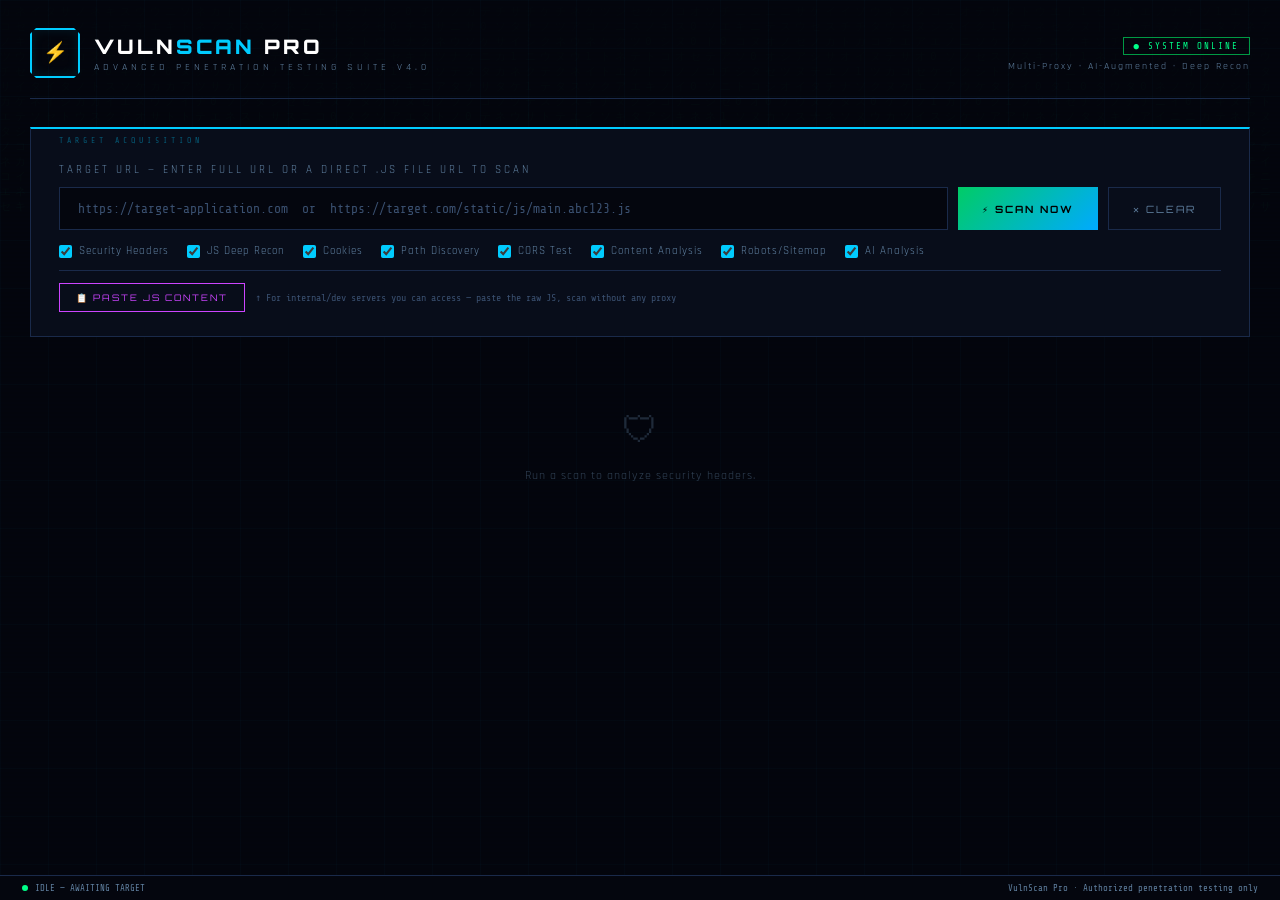
<file: scan/index.html>
<!DOCTYPE html>
<html lang="en">
<head>
<meta charset="UTF-8">
<meta name="viewport" content="width=device-width, initial-scale=1.0">
<title>VulnScan Pro — Advanced Penetration Testing Suite</title>
<link href="https://fonts.googleapis.com/css2?family=Share+Tech+Mono&family=Orbitron:wght@400;700;900&family=Rajdhani:wght@300;400;600;700&display=swap" rel="stylesheet">
<style>
:root{
  --bg:#04060e;--bg2:#080d1a;--bg3:#0b1222;--bg4:#0e1830;
  --border:#1a2a4a;--border2:#223355;
  --green:#00ff88;--green2:#00cc66;--green3:#009944;
  --red:#ff2244;--red2:#cc1133;--red3:#880022;
  --yellow:#ffcc00;--yellow2:#cc9900;
  --cyan:#00ccff;--cyan2:#0099cc;
  --blue:#3399ff;--blue2:#1166cc;
  --orange:#ff8800;--orange2:#cc6600;
  --purple:#cc44ff;--purple2:#8800cc;
  --text:#b8cce0;--text2:#6080a0;--text3:#3a5070;
  --glow-g:0 0 16px #00ff8855;--glow-r:0 0 16px #ff224455;
  --glow-c:0 0 16px #00ccff55;--glow-y:0 0 16px #ffcc0055;
  --glow-p:0 0 16px #cc44ff55;
}
*,*::before,*::after{box-sizing:border-box;margin:0;padding:0}
html{scroll-behavior:smooth}
body{background:var(--bg);color:var(--text);font-family:'Rajdhani',sans-serif;min-height:100vh;overflow-x:hidden;padding-bottom:50px}
body::before{content:'';position:fixed;inset:0;background-image:linear-gradient(rgba(0,204,255,.025)1px,transparent 1px),linear-gradient(90deg,rgba(0,204,255,.025)1px,transparent 1px);background-size:48px 48px;pointer-events:none;z-index:0}
body::after{content:'';position:fixed;inset:0;background:repeating-linear-gradient(0deg,transparent,transparent 2px,rgba(0,0,0,.07)2px,rgba(0,0,0,.07)4px);pointer-events:none;z-index:0}
#mx{position:fixed;top:0;left:0;width:100%;height:100%;opacity:.025;z-index:0;pointer-events:none}
.w{position:relative;z-index:1;max-width:1260px;margin:0 auto;padding:0 20px 60px}

/* HEADER */
header{padding:28px 0 20px;border-bottom:1px solid var(--border);display:flex;align-items:center;justify-content:space-between;margin-bottom:28px;gap:16px;flex-wrap:wrap}
.logo{display:flex;align-items:center;gap:14px}
.logo-icon{width:50px;height:50px;border:2px solid var(--cyan);display:grid;place-items:center;font-size:20px;box-shadow:var(--glow-c),inset 0 0 12px #00ccff1a;animation:pulse-b 3s infinite;clip-path:polygon(12% 0,88% 0,100% 12%,100% 88%,88% 100%,12% 100%,0 88%,0 12%)}
@keyframes pulse-b{0%,100%{box-shadow:var(--glow-c),inset 0 0 12px #00ccff1a}50%{box-shadow:0 0 28px #00ccff88,inset 0 0 20px #00ccff33}}
.logo-text h1{font-family:'Orbitron',monospace;font-size:20px;font-weight:900;letter-spacing:3px;color:#fff}
.logo-text h1 span{color:var(--cyan)}
.logo-text p{font-size:10px;color:var(--text2);letter-spacing:4px;text-transform:uppercase;margin-top:2px}
.hdr-meta{text-align:right}
.badge{display:inline-block;font-family:'Share Tech Mono',monospace;font-size:9px;letter-spacing:2px;color:var(--green);border:1px solid var(--green3);padding:3px 10px;margin-bottom:5px;animation:blink 2s infinite}
@keyframes blink{0%,100%{opacity:1}50%{opacity:.5}}
.hdr-meta p{font-size:10px;color:var(--text2);letter-spacing:2px}

/* SCAN BOX */
.scan-box{background:var(--bg2);border:1px solid var(--border);border-top:2px solid var(--cyan);padding:24px 28px;margin-bottom:22px;position:relative;overflow:hidden}
.scan-box::before{content:'TARGET ACQUISITION';position:absolute;top:7px;left:28px;font-family:'Share Tech Mono',monospace;font-size:8px;letter-spacing:4px;color:var(--cyan);opacity:.4}
.scan-box::after{content:'';position:absolute;top:0;left:-100%;width:60%;height:100%;background:linear-gradient(90deg,transparent,rgba(0,204,255,.04),transparent);animation:sweep 3s linear infinite}
@keyframes sweep{to{left:150%}}
.scan-lbl{font-size:11px;letter-spacing:3px;color:var(--text2);text-transform:uppercase;margin:10px 0 10px}
.scan-row{display:flex;gap:10px;align-items:stretch;flex-wrap:wrap}
.url-in{flex:1;min-width:260px;background:var(--bg);border:1px solid var(--border);color:#fff;font-family:'Share Tech Mono',monospace;font-size:13px;padding:13px 18px;outline:none;transition:border-color .2s,box-shadow .2s}
.url-in:focus{border-color:var(--cyan);box-shadow:var(--glow-c)}
.url-in::placeholder{color:var(--text3)}
.btn{font-family:'Orbitron',monospace;font-size:10px;letter-spacing:2px;padding:13px 24px;border:none;cursor:pointer;text-transform:uppercase;transition:all .2s;white-space:nowrap}
.btn-scan{background:linear-gradient(135deg,#00cc66,#00aaff);color:#000;font-weight:700}
.btn-scan:hover:not(:disabled){filter:brightness(1.2);transform:translateY(-1px);box-shadow:0 6px 24px #00cc6644}
.btn-scan:disabled{background:#152030;color:var(--text3);cursor:not-allowed;transform:none}
.btn-clr{background:transparent;color:var(--text2);border:1px solid var(--border)}
.btn-clr:hover{border-color:var(--red);color:var(--red)}
.scan-opts{display:flex;gap:18px;margin-top:14px;flex-wrap:wrap}
.opt{display:flex;align-items:center;gap:7px;cursor:pointer}
.opt input[type=checkbox]{accent-color:var(--cyan);width:13px;height:13px}
.opt label{font-size:11px;letter-spacing:1px;color:var(--text2);cursor:pointer;transition:color .2s}
.opt:hover label{color:var(--cyan)}

/* PROGRESS */
.prog-wrap{margin-top:14px;display:none}
.prog-lbl{font-family:'Share Tech Mono',monospace;font-size:11px;color:var(--cyan);margin-bottom:5px}
.prog-bar{height:2px;background:var(--bg3);position:relative;overflow:hidden}
.prog-fill{height:100%;width:0%;background:linear-gradient(90deg,var(--cyan),var(--green));transition:width .4s ease;box-shadow:0 0 8px var(--cyan)}
.prog-steps{display:flex;gap:6px;margin-top:8px;flex-wrap:wrap}
.step{font-size:9px;font-family:'Share Tech Mono',monospace;padding:2px 7px;border:1px solid var(--border);color:var(--text3);letter-spacing:1px;transition:all .3s}
.step.run{border-color:var(--cyan);color:var(--cyan);background:#00ccff0a;animation:blink .8s infinite}
.step.ok{border-color:var(--green3);color:var(--green);background:#00ff880a}
.step.fail{border-color:var(--red2);color:var(--red)}
.step.skip{border-color:var(--border);color:var(--text3);opacity:.5}

/* PROXY STATUS */
.proxy-info{font-family:'Share Tech Mono',monospace;font-size:10px;padding:6px 14px;border:1px solid var(--border);background:var(--bg3);color:var(--text2);margin-top:8px;display:none}
.proxy-info.show{display:block}
.proxy-info span{color:var(--cyan)}

/* ALERT */
#alertArea .alert{padding:11px 16px;margin-bottom:10px;font-size:12px;border-left:3px solid;font-family:'Share Tech Mono',monospace;animation:fadeIn .3s ease}
@keyframes fadeIn{from{opacity:0;transform:translateY(-4px)}to{opacity:1;transform:none}}
.alert-err{border-color:var(--red);background:#ff22440d;color:var(--red)}
.alert-ok{border-color:var(--green);background:#00ff880d;color:var(--green)}
.alert-warn{border-color:var(--yellow);background:#ffcc000d;color:var(--yellow)}
.alert-info{border-color:var(--cyan);background:#00ccff0d;color:var(--cyan)}

/* SUMMARY BAR */
.sum-bar{display:grid;grid-template-columns:repeat(auto-fill,minmax(130px,1fr));gap:1px;background:var(--border);border:1px solid var(--border);margin-bottom:22px}
.sum-cell{background:var(--bg2);padding:12px 14px;text-align:center}
.sum-cell .num{font-family:'Orbitron',monospace;font-size:26px;font-weight:900;transition:color .5s}
.sum-cell .lbl{font-size:9px;letter-spacing:2px;color:var(--text2);text-transform:uppercase;margin-top:2px}
.nc{color:var(--red);text-shadow:var(--glow-r)} .nh{color:var(--orange)} .nm{color:var(--yellow);text-shadow:var(--glow-y)}
.ns{color:var(--green);text-shadow:var(--glow-g)} .ni{color:var(--blue)} .np{color:var(--purple)}

/* TABS */
.tabs{display:flex;border-bottom:1px solid var(--border);margin-bottom:22px;overflow-x:auto;gap:0;scrollbar-width:thin}
.tab{font-family:'Orbitron',monospace;font-size:8px;letter-spacing:2px;padding:11px 18px;cursor:pointer;border-bottom:2px solid transparent;color:var(--text2);text-transform:uppercase;white-space:nowrap;transition:all .2s;position:relative}
.tab:hover{color:var(--cyan)}
.tab.active{color:var(--cyan);border-bottom-color:var(--cyan);background:#00ccff06}
.tcnt{display:inline-block;background:var(--red);color:#fff;font-size:8px;padding:1px 5px;margin-left:5px;border-radius:2px}
.tcnt.g{background:var(--green3);color:#000}

/* PANELS */
.panel{display:none}.panel.active{display:block}

/* SECTION HEADER */
.shdr{display:flex;align-items:center;gap:10px;margin-bottom:14px;padding-bottom:10px;border-bottom:1px solid var(--border)}
.shdr .ico{font-size:16px}
.shdr h2{font-family:'Orbitron',monospace;font-size:12px;letter-spacing:2px;color:var(--cyan)}
.shdr .sc{margin-left:auto;font-family:'Share Tech Mono',monospace;font-size:20px;font-weight:bold}
.sc.A{color:var(--green);text-shadow:var(--glow-g)}.sc.B{color:#88ff44}.sc.C{color:var(--yellow)}.sc.D{color:var(--orange)}.sc.F{color:var(--red);text-shadow:var(--glow-r)}

/* HEADER ROW */
.hr{display:grid;grid-template-columns:210px 88px 1fr;gap:10px;padding:11px 14px;border:1px solid var(--border);margin-bottom:5px;align-items:start;background:var(--bg2);transition:border-color .2s;position:relative}
.hr:hover{border-color:var(--border2)}
.hr.present{border-left:3px solid var(--green)}
.hr.missing{border-left:3px solid var(--red)}
.hr.weak{border-left:3px solid var(--yellow)}
.hr.idsc{border-left:3px solid var(--orange)}
.hr.info2{border-left:3px solid var(--blue)}
.hn{font-family:'Share Tech Mono',monospace;font-size:11px;color:#dde;word-break:break-all}
.htag{font-size:9px;color:var(--text2);margin-top:3px;letter-spacing:1px}
.hs{display:flex;align-items:center;gap:5px;font-size:10px;font-weight:700;letter-spacing:1px}
.hs.ok{color:var(--green)}.hs.fail{color:var(--red)}.hs.warn{color:var(--yellow)}.hs.inf{color:var(--orange)}.hs.blue{color:var(--blue)}
.dot{width:7px;height:7px;border-radius:50%;flex-shrink:0}
.dg{background:var(--green);box-shadow:var(--glow-g)}.dr{background:var(--red);box-shadow:var(--glow-r)}
.dy{background:var(--yellow);box-shadow:var(--glow-y)}.do{background:var(--orange)}.db{background:var(--blue)}
.hd{font-size:11px;color:var(--text2);line-height:1.5}
.hd .val{color:var(--cyan);font-family:'Share Tech Mono',monospace;font-size:10px;word-break:break-all;background:#00ccff08;padding:3px 6px;display:inline-block;margin-top:2px;max-width:100%;border:1px solid #00ccff15}
.hd .ex{color:var(--text3);font-size:10px;margin-top:3px;font-style:italic}
.hd .rec{color:var(--yellow);font-size:10px;margin-top:3px}
.hd .risk{color:var(--red);font-size:10px;margin-top:3px;font-weight:600}

/* PATH ROW */
.path-row{display:grid;grid-template-columns:52px 1fr 60px 1fr;gap:8px;padding:7px 12px;border:1px solid var(--border);margin-bottom:4px;background:var(--bg2);align-items:center;font-size:11px}
.path-row.found{border-left:3px solid var(--red);background:#ff224408}
.path-row.redirect{border-left:3px solid var(--yellow)}
.path-row.forbidden{border-left:3px solid var(--orange)}
.path-row.notfound{border-left:3px solid var(--border);opacity:.5}
.code{font-family:'Share Tech Mono',monospace;font-size:12px;font-weight:700}
.code-200{color:var(--red)}.code-301,.code-302{color:var(--yellow)}.code-403{color:var(--orange)}.code-404{color:var(--text3)}.code-500{color:var(--purple)}
.path-url{font-family:'Share Tech Mono',monospace;color:var(--cyan);word-break:break-all}
.path-cat{font-size:9px;letter-spacing:1px;color:var(--text2);text-transform:uppercase}
.path-note{font-size:10px;color:var(--text2)}

/* COOKIE ROW */
.ck-row{background:var(--bg2);border:1px solid var(--border);padding:11px 14px;margin-bottom:5px;display:grid;grid-template-columns:150px 1fr;gap:10px;border-left:3px solid var(--text3)}
.ck-row.risky{border-left-color:var(--red)}
.ck-row.warn{border-left-color:var(--yellow)}
.ck-name{font-family:'Share Tech Mono',monospace;font-size:12px;color:#dde}
.ck-flags{display:flex;gap:5px;flex-wrap:wrap;margin-top:6px}
.flag{font-size:9px;font-family:'Share Tech Mono',monospace;padding:2px 6px;border-radius:2px;letter-spacing:1px}
.fg{background:#00ff8818;color:var(--green);border:1px solid var(--green3)}
.fr{background:#ff224418;color:var(--red);border:1px solid var(--red2)}
.fy{background:#ffcc0018;color:var(--yellow);border:1px solid var(--yellow2)}
.fb{background:#3399ff18;color:var(--blue);border:1px solid var(--blue2)}

/* FILE BLOCK */
.fb-wrap{border:1px solid var(--border);margin-bottom:14px;background:var(--bg2)}
.fb-hdr{padding:9px 14px;background:var(--bg3);display:flex;align-items:center;gap:8px;border-bottom:1px solid var(--border);cursor:pointer;user-select:none}
.fb-hdr:hover{background:#0a1520}
.fb-name{font-family:'Share Tech Mono',monospace;font-size:11px;color:var(--cyan);flex:1;word-break:break-all}
.fb-stats{display:flex;gap:6px;flex-shrink:0;flex-wrap:wrap}
.sb{font-size:9px;padding:2px 7px;border-radius:2px;font-family:'Share Tech Mono',monospace}
.sb-c{background:#ff224418;color:var(--red);border:1px solid var(--red2)}
.sb-h{background:#ff880018;color:var(--orange);border:1px solid var(--orange2)}
.sb-m{background:#ffcc0018;color:var(--yellow);border:1px solid var(--yellow2)}
.sb-l{background:#3399ff18;color:var(--blue);border:1px solid var(--blue2)}
.sb-e{background:#cc44ff18;color:var(--purple);border:1px solid var(--purple2)}
.sb-ok{background:#00ff8818;color:var(--green);border:1px solid var(--green3)}
.fb-body{padding:12px 14px;display:none}
.fb-wrap.open .fb-body{display:block}
.toggle-arrow::after{content:'▼';color:var(--text3);font-size:9px;margin-left:6px}
.fb-wrap.open .toggle-arrow::after{content:'▲'}

/* SECRET ITEM */
.si{display:grid;grid-template-columns:190px 84px 1fr;gap:8px;padding:7px 10px;border-bottom:1px solid var(--border);align-items:start;font-size:11px}
.si:last-child{border-bottom:none}
.si-type{color:#dde;font-weight:600;line-height:1.3}
.sev{font-family:'Share Tech Mono',monospace;font-size:9px;letter-spacing:1px;padding:2px 5px;border-radius:2px;display:inline-block}
.sv-c{background:#ff224418;color:var(--red);border:1px solid var(--red2)}
.sv-h{background:#ff880018;color:var(--orange);border:1px solid var(--orange2)}
.sv-m{background:#ffcc0018;color:var(--yellow);border:1px solid var(--yellow2)}
.sv-l{background:#3399ff18;color:var(--blue);border:1px solid var(--blue2)}
.sv-i{background:#cc44ff18;color:var(--purple);border:1px solid var(--purple2)}
.si-val{font-family:'Share Tech Mono',monospace;font-size:10px;color:var(--cyan);word-break:break-all;background:#00ccff08;padding:3px 7px;border:1px solid #00ccff15}
.si-line{font-size:9px;color:var(--text3);margin-top:2px}

/* ENDPOINT ITEM */
.ep-item{display:flex;align-items:center;gap:8px;padding:5px 10px;border-bottom:1px solid var(--bg3);font-size:11px}
.ep-item:last-child{border-bottom:none}
.ep-item:hover{background:#00ccff04}
.meth{font-size:8px;padding:2px 6px;border-radius:2px;width:46px;text-align:center;flex-shrink:0;font-weight:700;font-family:'Share Tech Mono',monospace}
.mGET{background:#00ff8818;color:var(--green);border:1px solid var(--green3)}
.mPOST{background:#ff880018;color:var(--orange);border:1px solid var(--orange2)}
.mPUT{background:#ffcc0018;color:var(--yellow)}
.mDELETE{background:#ff224418;color:var(--red)}
.mPATCH{background:#cc44ff18;color:var(--purple)}
.mBASE{background:#3399ff18;color:var(--blue)}
.mANY{background:var(--bg3);color:var(--text2);border:1px solid var(--border)}
.ep-url{color:var(--cyan);flex:1;word-break:break-all;font-family:'Share Tech Mono',monospace;font-size:10px}

/* CORS RESULT */
.cors-row{padding:10px 14px;border:1px solid var(--border);margin-bottom:6px;background:var(--bg2);display:grid;grid-template-columns:220px 1fr;gap:10px;font-size:11px}
.cors-row.vuln{border-left:3px solid var(--red)}
.cors-row.safe{border-left:3px solid var(--green)}
.cors-test{font-family:'Share Tech Mono',monospace;font-size:11px;color:#dde}
.cors-val{word-break:break-all}

/* INFO GRID */
.info-grid{display:grid;grid-template-columns:repeat(auto-fill,minmax(200px,1fr));gap:10px;margin-bottom:20px}
.info-card{background:var(--bg2);border:1px solid var(--border);padding:14px;position:relative;overflow:hidden}
.info-card::before{content:'';position:absolute;top:0;left:0;right:0;height:2px;background:var(--cyan)}
.info-card.warn::before{background:var(--yellow)}
.info-card.danger::before{background:var(--red)}
.info-card.ok::before{background:var(--green)}
.ic-lbl{font-size:9px;letter-spacing:3px;color:var(--text2);text-transform:uppercase;margin-bottom:6px}
.ic-val{font-family:'Share Tech Mono',monospace;font-size:13px;color:#fff;word-break:break-all}
.ic-sub{font-size:10px;color:var(--text2);margin-top:3px}

/* AI OUTPUT */
.ai-out{background:var(--bg2);border:1px solid var(--purple);padding:18px 22px;font-size:13px;line-height:1.8;color:var(--text);position:relative;border-top:2px solid var(--purple)}
.ai-out::before{content:'AI ANALYSIS — CLAUDE SONNET';position:absolute;top:-1px;right:18px;font-family:'Share Tech Mono',monospace;font-size:8px;letter-spacing:3px;color:var(--purple);background:var(--bg);padding:0 8px;transform:translateY(-50%)}
.ai-out strong{color:var(--cyan)}
.ai-out .af{padding:5px 0;border-bottom:1px solid var(--border)}
.ai-sec{font-size:11px;letter-spacing:2px;color:var(--cyan);margin:14px 0 6px;font-family:'Orbitron',monospace}
.rh{color:var(--red)}.rm{color:var(--yellow)}.rl{color:var(--green)}

/* MISC */
.note{font-size:11px;color:var(--text2);padding:7px 14px;background:var(--bg3);border:1px solid var(--border);border-left:3px solid var(--yellow);margin-bottom:14px;font-family:'Share Tech Mono',monospace;line-height:1.5}
.note a{color:var(--cyan)}
pre{background:var(--bg3);padding:10px;border:1px solid var(--border);overflow-x:auto;font-size:10px;font-family:'Share Tech Mono',monospace;line-height:1.5;color:var(--cyan);max-height:260px;overflow-y:auto}
.empty{text-align:center;padding:50px 20px;color:var(--text2);font-size:12px;letter-spacing:1px}
.empty .eico{font-size:36px;margin-bottom:14px;opacity:.3}
.empty p{opacity:.5}
.spin{display:inline-block;width:12px;height:12px;border:2px solid var(--border);border-top-color:var(--cyan);border-radius:50%;animation:spin .7s linear infinite;vertical-align:middle;margin-right:6px}
@keyframes spin{to{transform:rotate(360deg)}}
.sec-hdr{margin:18px 0 10px;font-size:10px;letter-spacing:3px;color:var(--text2);text-transform:uppercase;padding-bottom:6px;border-bottom:1px solid var(--border)}
.collapsible{cursor:pointer;user-select:none}
.tag{display:inline-block;font-size:9px;font-family:'Share Tech Mono',monospace;padding:1px 5px;border-radius:2px;margin-right:4px;vertical-align:middle}
.tg{background:#00ff8818;color:var(--green);border:1px solid var(--green3)}
.tr{background:#ff224418;color:var(--red);border:1px solid var(--red2)}
.ty{background:#ffcc0018;color:var(--yellow);border:1px solid var(--yellow2)}
.tb{background:#3399ff18;color:var(--blue);border:1px solid var(--blue2)}

footer{position:fixed;bottom:0;left:0;right:0;background:#04060e;border-top:1px solid var(--border);padding:7px 22px;display:flex;justify-content:space-between;align-items:center;z-index:10;font-size:9px;font-family:'Share Tech Mono',monospace;color:var(--text2)}
.f-status{display:flex;align-items:center;gap:7px}
.sdot{width:6px;height:6px;border-radius:50%;background:var(--green);animation:blink 1.5s infinite}

::-webkit-scrollbar{width:5px;height:5px}::-webkit-scrollbar-track{background:var(--bg)}::-webkit-scrollbar-thumb{background:var(--border);border-radius:3px}::-webkit-scrollbar-thumb:hover{background:var(--cyan)}

/* PASTE MODE */
.paste-panel{background:var(--bg2);border:1px solid var(--border);border-top:2px solid var(--purple);padding:18px 24px;margin-top:10px;display:none;position:relative;overflow:hidden}
.paste-panel.show{display:block}
.paste-panel::before{content:'MANUAL JS INJECT MODE';position:absolute;top:7px;left:24px;font-family:'Share Tech Mono',monospace;font-size:8px;letter-spacing:4px;color:var(--purple);opacity:.5}
.paste-lbl{font-size:11px;letter-spacing:2px;color:var(--text2);text-transform:uppercase;margin:18px 0 8px}
.paste-url{width:100%;background:var(--bg);border:1px solid var(--border);color:#fff;font-family:'Share Tech Mono',monospace;font-size:12px;padding:10px 14px;outline:none;margin-bottom:8px}
.paste-url:focus{border-color:var(--purple);box-shadow:0 0 12px #cc44ff33}
.paste-ta{width:100%;min-height:140px;max-height:300px;background:var(--bg);border:1px solid var(--border);color:var(--cyan);font-family:'Share Tech Mono',monospace;font-size:11px;padding:12px 14px;outline:none;resize:vertical;line-height:1.5}
.paste-ta:focus{border-color:var(--purple);box-shadow:0 0 12px #cc44ff33}
.paste-row{display:flex;gap:8px;margin-top:10px;align-items:center;flex-wrap:wrap}
.btn-paste{background:linear-gradient(135deg,var(--purple),#8800cc);color:#fff;font-weight:700}
.btn-paste:hover:not(:disabled){filter:brightness(1.2);transform:translateY(-1px);box-shadow:0 6px 20px #cc44ff44}
.paste-hint{font-size:10px;color:var(--text3);font-family:'Share Tech Mono',monospace;flex:1}

@media(max-width:700px){
  .hr{grid-template-columns:1fr}
  .si{grid-template-columns:1fr}
  .path-row{grid-template-columns:52px 1fr}
  header{flex-direction:column}
  .hdr-meta{text-align:center}
}
</style>
</head>
<body>
<canvas id="mx"></canvas>
<div class="w">

<!-- HEADER -->
<header>
  <div class="logo">
    <div class="logo-icon">⚡</div>
    <div class="logo-text">
      <h1>VULN<span>SCAN</span> PRO</h1>
      <p>Advanced Penetration Testing Suite v4.0</p>
    </div>
  </div>
  <div class="hdr-meta">
    <div class="badge">● SYSTEM ONLINE</div>
    <p>Multi-Proxy · AI-Augmented · Deep Recon</p>
  </div>
</header>

<!-- SCAN BOX -->
<div class="scan-box">
  <div class="scan-lbl">Target URL — Enter full URL or a direct .js file URL to scan</div>
  <div class="scan-row">
    <input type="text" class="url-in" id="urlIn" placeholder="https://target-application.com  or  https://target.com/static/js/main.abc123.js" spellcheck="false" autocomplete="off">
    <button class="btn btn-scan" id="scanBtn" onclick="startScan()">⚡ SCAN NOW</button>
    <button class="btn btn-clr" onclick="clearAll()">✕ CLEAR</button>
  </div>
  <div class="scan-opts">
    <label class="opt"><input type="checkbox" id="oH" checked><label for="oH">Security Headers</label></label>
    <label class="opt"><input type="checkbox" id="oJ" checked><label for="oJ">JS Deep Recon</label></label>
    <label class="opt"><input type="checkbox" id="oC" checked><label for="oC">Cookies</label></label>
    <label class="opt"><input type="checkbox" id="oP" checked><label for="oP">Path Discovery</label></label>
    <label class="opt"><input type="checkbox" id="oCo" checked><label for="oCo">CORS Test</label></label>
    <label class="opt"><input type="checkbox" id="oM" checked><label for="oM">Content Analysis</label></label>
    <label class="opt"><input type="checkbox" id="oR" checked><label for="oR">Robots/Sitemap</label></label>
    <label class="opt"><input type="checkbox" id="oA" checked><label for="oA">AI Analysis</label></label>
  </div>
  <div style="margin-top:12px;border-top:1px solid var(--border);padding-top:12px;display:flex;align-items:center;gap:10px;flex-wrap:wrap">
    <button class="btn" style="background:transparent;border:1px solid var(--purple);color:var(--purple);font-family:'Orbitron',monospace;font-size:9px;letter-spacing:2px;padding:8px 16px;cursor:pointer" onclick="togglePasteMode()">📋 PASTE JS CONTENT</button>
    <span style="font-size:10px;color:var(--text3);font-family:'Share Tech Mono',monospace">↑ For internal/dev servers you can access — paste the raw JS, scan without any proxy</span>
  </div>
  <div class="prog-wrap" id="progWrap">
    <div class="prog-lbl" id="progLbl">Initializing…</div>
    <div class="prog-bar"><div class="prog-fill" id="progFill"></div></div>
    <div class="prog-steps" id="progSteps"></div>
  </div>
  <div class="proxy-info" id="proxyInfo">Proxy: <span id="proxyUsed">—</span></div>
</div>

<!-- PASTE JS PANEL -->
<div class="paste-panel" id="pastePanel">
  <div class="paste-lbl">JS File URL (optional — for context only, not fetched)</div>
  <input class="paste-url" id="pasteUrl" type="text" placeholder="https://your-dev-server.internal/static/js/main.abc123.js" spellcheck="false">
  <div class="paste-lbl">Paste Raw JS Content Below</div>
  <textarea class="paste-ta" id="pasteContent" placeholder="Paste the full contents of the JS file here…&#10;&#10;Open the JS file in your browser, Ctrl+A to select all, Ctrl+C to copy, then paste here.&#10;Works for internal/VPN-only servers that proxies cannot reach."></textarea>
  <div class="paste-row">
    <button class="btn btn-paste" onclick="scanPastedJs()">🔬 SCAN PASTED JS</button>
    <button class="btn btn-clr" onclick="togglePasteMode()">✕ CLOSE</button>
    <span class="paste-hint">Tip: In Chrome/Firefox, open the JS URL → Ctrl+A → Ctrl+C → paste here</span>
  </div>
</div>

<!-- ALERTS -->
<div id="alertArea"></div>

<!-- SUMMARY -->
<div class="sum-bar" id="sumBar" style="display:none">
  <div class="sum-cell"><div class="num nc" id="sC">0</div><div class="lbl">Critical</div></div>
  <div class="sum-cell"><div class="num nh" id="sH">0</div><div class="lbl">High</div></div>
  <div class="sum-cell"><div class="num nm" id="sM">0</div><div class="lbl">Medium</div></div>
  <div class="sum-cell"><div class="num ns" id="sOK">0</div><div class="lbl">Headers OK</div></div>
  <div class="sum-cell"><div class="num ni" id="sJS">0</div><div class="lbl">JS Files</div></div>
  <div class="sum-cell"><div class="num np" id="sEP">0</div><div class="lbl">Endpoints</div></div>
  <div class="sum-cell"><div class="num nc" id="sSE">0</div><div class="lbl">Secrets</div></div>
  <div class="sum-cell"><div class="num ni" id="sPF">0</div><div class="lbl">Paths Found</div></div>
  <div class="sum-cell"><div class="num" style="color:var(--cyan)" id="sGR">—</div><div class="lbl">Risk Grade</div></div>
</div>

<!-- TABS -->
<div class="tabs" id="tabBar" style="display:none">
  <div class="tab active" onclick="showTab('headers',this)">⚔ Headers</div>
  <div class="tab" onclick="showTab('js',this)">📜 JS Recon <span class="tcnt" id="tJS" style="display:none">0</span></div>
  <div class="tab" onclick="showTab('paths',this)">🔍 Paths <span class="tcnt" id="tPF" style="display:none">0</span></div>
  <div class="tab" onclick="showTab('cookies',this)">🍪 Cookies</div>
  <div class="tab" onclick="showTab('cors',this)">🌐 CORS</div>
  <div class="tab" onclick="showTab('content',this)">📄 Content</div>
  <div class="tab" onclick="showTab('tech',this)">🔬 Tech</div>
  <div class="tab" onclick="showTab('robots',this)">🤖 Robots</div>
  <div class="tab" onclick="showTab('ai',this)">✨ AI Analysis</div>
</div>

<!-- PANELS -->
<div class="panel active" id="panel-headers">
  <div class="empty" id="hE"><div class="eico">🛡</div><p>Run a scan to analyze security headers.</p></div>
  <div id="hR" style="display:none"></div>
</div>

<div class="panel" id="panel-js">
  <div class="empty" id="jE"><div class="eico">📜</div><p>JS reconnaissance results appear here.</p></div>
  <div id="jR" style="display:none"></div>
</div>

<div class="panel" id="panel-paths">
  <div class="empty" id="pE"><div class="eico">🔍</div><p>Sensitive path discovery results appear here.</p></div>
  <div id="pR" style="display:none"></div>
</div>

<div class="panel" id="panel-cookies">
  <div class="empty" id="cE"><div class="eico">🍪</div><p>Cookie security audit results appear here.</p></div>
  <div id="cR" style="display:none"></div>
</div>

<div class="panel" id="panel-cors">
  <div class="empty" id="coE"><div class="eico">🌐</div><p>CORS misconfiguration test results appear here.</p></div>
  <div id="coR" style="display:none"></div>
</div>

<div class="panel" id="panel-content">
  <div class="empty" id="mE"><div class="eico">📄</div><p>Content analysis results appear here.</p></div>
  <div id="mR" style="display:none"></div>
</div>

<div class="panel" id="panel-tech">
  <div class="empty" id="teE"><div class="eico">🔬</div><p>Technology fingerprinting results appear here.</p></div>
  <div id="teR" style="display:none"></div>
</div>

<div class="panel" id="panel-robots">
  <div class="empty" id="rE"><div class="eico">🤖</div><p>Robots.txt and sitemap analysis appear here.</p></div>
  <div id="rR" style="display:none"></div>
</div>

<div class="panel" id="panel-ai">
  <div class="empty" id="aE"><div class="eico">✨</div><p>Enable AI Analysis and run a scan.</p></div>
  <div id="aR" style="display:none"></div>
</div>

</div><!-- /wrapper -->

<footer>
  <div class="f-status"><div class="sdot"></div><span id="fStat">IDLE — AWAITING TARGET</span></div>
  <div>VulnScan Pro · Authorized penetration testing only</div>
</footer>

<script>
// ═══════════════════════════════════════════════════════════
// CONFIG
// ═══════════════════════════════════════════════════════════
const WORKER   = 'https://resumelens-proxy.somnathsahoo0069.workers.dev/';
const AI_MODEL = 'claude-sonnet-4-20250514';

// Multiple proxy strategies — tried in order
// Strategy 1: Direct fetch — works when target is on same network / VPN / no CORS restriction
// Strategy 2+: Public CORS proxies for internet-accessible targets
const PROXIES = [
  // Direct fetch — best for intranet / dev servers you can access from your browser
  { name:'Direct',           fn: url => fetch(url, {mode:'cors', credentials:'omit', cache:'no-store'}) },
  // Custom Cloudflare Worker proxy
  { name:'Worker(?url=)',    fn: url => fetch(`${WORKER}?url=${encodeURIComponent(url)}`, {method:'GET', headers:{'X-Scanner':'VulnScanPro'}}) },
  // corsproxy.io — transparent, forwards target headers
  { name:'corsproxy.io',     fn: url => fetch(`https://corsproxy.io/?${encodeURIComponent(url)}`) },
  // allorigins — returns body as JSON envelope
  { name:'allorigins(raw)',  fn: url => fetch(`https://api.allorigins.win/raw?url=${encodeURIComponent(url)}`) },
  { name:'allorigins(get)',  fn: url => fetch(`https://api.allorigins.win/get?url=${encodeURIComponent(url)}`) },
  // codetabs proxy
  { name:'codetabs',         fn: url => fetch(`https://api.codetabs.com/v1/proxy?quest=${encodeURIComponent(url)}`) },
  // thingproxy
  { name:'thingproxy',       fn: url => fetch(`https://thingproxy.freeboard.io/fetch/${url}`) },
  // Worker path variant
  { name:'Worker(path)',     fn: url => fetch(`${WORKER}${url}`, {method:'GET'}) },
];

// ═══════════════════════════════════════════════════════════
// SECURITY HEADER DEFINITIONS
// ═══════════════════════════════════════════════════════════
const HDEFS = [
  { name:'Strict-Transport-Security', cat:'critical', sev:'critical',
    desc:'Forces HTTPS connections. Without it, SSLstrip/downgrade attacks are possible.',
    ex:'max-age=31536000; includeSubDomains; preload',
    check:v => v && /max-age=\d{5,}/i.test(v),
    warn:v => {
      if (!v) return null;
      const ma = parseInt((v.match(/max-age=(\d+)/i)||[])[1]||0);
      if (ma < 31536000) return '⚠ max-age too short (< 1 year)';
      if (!/includeSubDomains/i.test(v)) return '⚠ Missing includeSubDomains';
      if (!/preload/i.test(v)) return '⚠ Missing preload directive';
      return null;
    }
  },
  { name:'Content-Security-Policy', cat:'critical', sev:'critical',
    desc:'Prevents XSS, data injection, clickjacking. Critically important.',
    ex:"default-src 'self'; script-src 'self'; object-src 'none'; base-uri 'self'",
    check:v => v && v.length > 0,
    warn:v => {
      if (!v) return null;
      const issues = [];
      if (/unsafe-inline/i.test(v)) issues.push("'unsafe-inline' enables XSS");
      if (/unsafe-eval/i.test(v)) issues.push("'unsafe-eval' enables code injection");
      if (/\*\./.test(v)||v.includes(' * ')) issues.push('Wildcard (*) source detected');
      if (!v.includes('object-src')) issues.push('Missing object-src (plugin attacks)');
      if (!v.includes('base-uri')) issues.push('Missing base-uri (base tag hijacking)');
      return issues.length ? '⚠ ' + issues.join(' | ') : null;
    }
  },
  { name:'X-Frame-Options', cat:'high', sev:'high',
    desc:'Prevents clickjacking — controls if page can be framed.',
    ex:'DENY or SAMEORIGIN',
    check:v => v && /DENY|SAMEORIGIN/i.test(v),
    warn:v => v && !/DENY|SAMEORIGIN/i.test(v) ? '⚠ Unexpected value: ' + v : null,
  },
  { name:'X-Content-Type-Options', cat:'high', sev:'high',
    desc:'Prevents MIME-sniffing attacks. Must be exactly "nosniff".',
    ex:'nosniff',
    check:v => v && /nosniff/i.test(v),
  },
  { name:'Referrer-Policy', cat:'medium', sev:'medium',
    desc:'Controls how much referrer info is sent with requests.',
    ex:'strict-origin-when-cross-origin',
    check:v => v && v.trim().length > 0,
    warn:v => v === 'unsafe-url' || v === 'no-referrer-when-downgrade' ? '⚠ ' + v + ' leaks full URLs' : null,
  },
  { name:'Permissions-Policy', cat:'medium', sev:'medium',
    desc:'Restricts browser feature access (camera, mic, geolocation).',
    ex:'camera=(), microphone=(), geolocation=(), payment=()',
    check:v => v && v.length > 0,
  },
  { name:'Cross-Origin-Embedder-Policy', cat:'recommended', sev:'medium',
    desc:'Prevents cross-origin resource loading without explicit permission.',
    ex:'require-corp',
    check:v => v && v.trim().length > 0,
  },
  { name:'Cross-Origin-Opener-Policy', cat:'recommended', sev:'medium',
    desc:'Isolates the browsing context against cross-origin attacks.',
    ex:'same-origin',
    check:v => v && v.trim().length > 0,
  },
  { name:'Cross-Origin-Resource-Policy', cat:'recommended', sev:'low',
    desc:'Controls which sites can load this resource.',
    ex:'same-origin',
    check:v => v && v.trim().length > 0,
  },
  { name:'Cache-Control', cat:'informational', sev:'low',
    desc:'Sensitive pages should include no-store to prevent caching.',
    ex:'no-store, no-cache, must-revalidate',
    check:v => v && /no-store/i.test(v),
    warn:v => v && !/no-store/i.test(v) ? '⚠ Response may be cached — check if sensitive' : null,
  },
  { name:'X-XSS-Protection', cat:'deprecated', sev:'info',
    desc:'Deprecated. Set to 0 if CSP exists; else 1;mode=block. May cause XSS in old browsers.',
    ex:'0 (disable when CSP is configured)',
    check:v => v !== undefined && v !== null,
    warn:v => v && v.trim() !== '0' ? '⚠ If CSP is set, this should be 0' : null,
  },
  { name:'Clear-Site-Data', cat:'recommended', sev:'info',
    desc:'Clears browsing data on logout (tokens, cache, cookies).',
    ex:'"cache","cookies","storage" (on logout endpoint only)',
    check:v => v && v.length > 0,
  },
];

const DISCLOSURE_HDRS = [
  { name:'Server',              risk:'Reveals server software & version — aids targeted exploits.' },
  { name:'X-Powered-By',       risk:'Reveals backend technology (PHP, Express, ASP.NET).' },
  { name:'X-AspNet-Version',   risk:'Reveals .NET framework version.' },
  { name:'X-AspNetMvc-Version',risk:'Reveals ASP.NET MVC version.' },
  { name:'X-Generator',        risk:'Reveals CMS (WordPress, Drupal, Joomla).' },
  { name:'X-Drupal-Cache',     risk:'Confirms Drupal CMS usage.' },
  { name:'X-Drupal-Dynamic-Cache',risk:'Confirms Drupal CMS usage.' },
  { name:'X-Varnish',          risk:'Reveals Varnish cache infrastructure & request IDs.' },
  { name:'X-Debug-Token',      risk:'Symfony debug token — may expose profiler.' },
  { name:'X-Debug-Token-Link', risk:'Symfony profiler link — information disclosure.' },
  { name:'X-Runtime',          risk:'Rails runtime info.' },
  { name:'X-Rack-Cache',       risk:'Ruby Rack cache info.' },
  { name:'Via',                risk:'Reveals proxy/CDN infrastructure.' },
  { name:'X-Forwarded-For',    risk:'Reveals internal IP structure.' },
  { name:'X-Real-IP',          risk:'Reveals real backend IP.' },
];

// ═══════════════════════════════════════════════════════════
// SECRET PATTERNS (50+)
// ═══════════════════════════════════════════════════════════
const SECRETS = [
  // ── React / Next / Vue env vars ─────────────────────────
  // BROAD catch-all: any REACT_APP_* with a value (handles minified bundles where key:value appears)
  { n:'React Env Var (Exposed)',   s:'high',     rx:/['"]?(REACT_APP_[A-Z0-9_]+)['"]?\s*[,:=]\s*['"`]([^'"`\n\r\s]{4,})['"`]/gi },
  // Specific enc/dec pattern - more permissive version
  { n:'React Enc/Dec Secret Key',  s:'critical', rx:/REACT_APP_(?:ENC|ENCRYPT(?:ION)?)[A-Z_0-9]*(?:DEC|DECRYPT(?:ION)?)?[A-Z_0-9]*(?:SECRET)?[A-Z_0-9]*KEY[A-Z_0-9]*['"]?\s*[,:=]\s*['"`]([^'"`\n\r\s]{6,})['"`]/gi },
  // process.env.REACT_APP_* with fallback value
  { n:'React App Env Variable',    s:'high',     rx:/process\.env\.REACT_APP_([A-Z_]+)\s*\|\|\s*['"`]([^'"`\s]{4,})['"`]/gi },
  // REACT_APP_ env hardcoded as key=value or key:value
  { n:'React Env Hardcoded',       s:'high',     rx:/REACT_APP_[A-Z_0-9]+\s*[:=]\s*['"`]([^'"`\s]{4,})['"`]/gi },
  { n:'Next.js Public Env',        s:'high',     rx:/NEXT_PUBLIC_[A-Z_0-9]+\s*[:=,]\s*['"`]([^'"`\s]{4,})['"`]/gi },
  { n:'Vue App Env Variable',      s:'high',     rx:/VUE_APP_[A-Z_0-9]+\s*[:=,]\s*['"`]([^'"`\s]{4,})['"`]/gi },
  { n:'Vite Env Variable',         s:'high',     rx:/VITE_[A-Z_0-9]+\s*[:=,]\s*['"`]([^'"`\s]{4,})['"`]/gi },
  // Webpack DefinePlugin inlined env vars: process.env.KEY → "value" (after bundling)
  { n:'Webpack Inlined Env',       s:'high',     rx:/['"]([A-Z][A-Z0-9_]{4,}(?:KEY|SECRET|TOKEN|PASSWORD|API|AUTH)[A-Z0-9_]*)['"]:\s*['"`]([^'"`\n\r\s]{4,})['"`]/gi },

  // ── API Keys ─────────────────────────────────────────────
  { n:'Generic API Key',           s:'critical', rx:/['"]?(?:api[_-]?key|apiKey|API_KEY|x-api-key|APIKEY)['"]?\s*[:=,]\s*['"`]([A-Za-z0-9_\-]{16,})['"`]/gi },
  { n:'Secret Key / Token',        s:'critical', rx:/['"]?(?:secret[_-]?key|secretKey|SECRET_KEY|secret_token|SECRET_TOKEN)['"]?\s*[:=,]\s*['"`]([^'"`\s]{8,})['"`]/gi },
  { n:'Access Token',              s:'critical', rx:/['"]?(?:access[_-]?token|accessToken|ACCESS_TOKEN)['"]?\s*[:=,]\s*['"`]([^'"`\s]{12,})['"`]/gi },
  { n:'Auth / Bearer Token',       s:'critical', rx:/['"]?(?:auth[_-]?token|authToken|AUTH_TOKEN)['"]?\s*[:=,]\s*['"`]([A-Za-z0-9._\-]{20,})['"`]/gi },
  { n:'Bearer in Header',          s:'critical', rx:/[Bb]earer\s+([A-Za-z0-9._\-]{20,})/g },
  // AWS
  { n:'AWS Access Key ID',         s:'critical', rx:/AKIA[0-9A-Z]{16}/g },
  { n:'AWS Secret Access Key',     s:'critical', rx:/['"]?(?:aws[_-]?secret(?:[_-]?access)?[_-]?key)['"]?\s*[:=,]\s*['"`]([A-Za-z0-9+\/]{40})['"`]/gi },
  { n:'AWS Session Token',         s:'critical', rx:/AQo[A-Za-z0-9+\/]{50,}/g },
  // Auth
  { n:'Password (Hardcoded)',      s:'critical', rx:/['"]?(?:password|passwd|pwd|pass)['"]?\s*[:=,]\s*['"`]([^'"`\s]{6,})['"`]/gi },
  { n:'Private Key (PEM)',         s:'critical', rx:/-----BEGIN\s(?:RSA\s|EC\s|OPENSSH\s|DSA\s)?PRIVATE KEY-----/g },
  // JWT
  { n:'JWT Token',                 s:'high',     rx:/eyJ[A-Za-z0-9_-]{10,}\.[A-Za-z0-9_-]{10,}\.[A-Za-z0-9_-]{10,}/g },
  // Firebase / Google
  { n:'Firebase API Key',          s:'high',     rx:/AIza[0-9A-Za-z_\-]{35}/g },
  { n:'Firebase Config Object',    s:'high',     rx:/firebaseConfig\s*=\s*\{([^}]+)\}/g },
  { n:'Google OAuth ClientID',     s:'medium',   rx:/[0-9]{8,}-[a-z0-9]+\.apps\.googleusercontent\.com/g },
  { n:'Google Maps API Key',       s:'critical', rx:/AIza[0-9A-Za-z_-]{35}/g },
  // Stripe
  { n:'Stripe Live Key',           s:'critical', rx:/(?:sk|pk|rk)_live_[0-9A-Za-z]{24,}/g },
  { n:'Stripe Test Key',           s:'medium',   rx:/(?:sk|pk|rk)_test_[0-9A-Za-z]{24,}/g },
  { n:'Stripe Webhook Secret',     s:'critical', rx:/whsec_[0-9A-Za-z]{32,}/g },
  // GitHub
  { n:'GitHub PAT (ghp)',          s:'critical', rx:/ghp_[A-Za-z0-9]{36}/g },
  { n:'GitHub App Token',          s:'critical', rx:/ghu_[A-Za-z0-9]{36}/g },
  { n:'GitHub Fine-grained PAT',   s:'critical', rx:/github_pat_[A-Za-z0-9_]{82}/g },
  // Communication APIs
  { n:'SendGrid API Key',          s:'critical', rx:/SG\.[A-Za-z0-9_-]{22}\.[A-Za-z0-9_-]{43}/g },
  { n:'Twilio Account SID',        s:'high',     rx:/AC[a-z0-9]{32}/g },
  { n:'Twilio Auth Token',         s:'critical', rx:/['"]?(?:twilio[_-]?auth[_-]?token)['"]?\s*[:=,]\s*['"`]([a-z0-9]{32})['"`]/gi },
  { n:'Mailchimp API Key',         s:'high',     rx:/[0-9a-f]{32}-us[0-9]{1,2}/g },
  { n:'Mailgun API Key',           s:'critical', rx:/key-[0-9a-zA-Z]{32}/g },
  { n:'Slack Bot Token',           s:'critical', rx:/xoxb-[0-9]+-[0-9A-Za-z\-]+/g },
  { n:'Slack User Token',          s:'critical', rx:/xoxp-[0-9]+-[0-9A-Za-z\-]+/g },
  { n:'Slack Webhook URL',         s:'high',     rx:/https:\/\/hooks\.slack\.com\/services\/T[A-Z0-9]{8,}\/B[A-Z0-9]{8,}\/[A-Za-z0-9]+/g },
  // Payment / Finance
  { n:'PayPal Client ID',          s:'medium',   rx:/['"]?(?:paypal[_-]?client[_-]?id|PAYPAL_CLIENT)['"]?\s*[:=,]\s*['"`]([A-Za-z0-9_-]{40,})['"`]/gi },
  { n:'Square Access Token',       s:'critical', rx:/EAAAE[A-Za-z0-9_-]{40,}/g },
  // Database
  { n:'Database URL (conn str)',   s:'critical', rx:/['"`](?:mongodb(?:\+srv)?|postgresql|postgres|mysql|redis|mssql|cassandra|couchdb):\/\/[^\s'"`]{8,}['"`]/gi },
  { n:'Connection String',         s:'critical', rx:/['"]?(?:connectionString|connection_string|DATABASE_URL|DB_URI|MONGODB_URI|POSTGRES_URL|REDIS_URL)['"]?\s*[:=,]\s*['"`]([^'"`\s]{12,})['"`]/gi },
  // Encryption
  { n:'Encryption / IV / Cipher Key', s:'critical', rx:/['"]?(?:encryptionKey|encryption_key|enc_key|decryptionKey|ivKey|IV_KEY|AES_KEY|CIPHER_KEY|CRYPTO_KEY|HASH_SALT|SALT_KEY|APP_SECRET|JWT_SECRET|SESSION_SECRET|COOKIE_SECRET|ENC_DEC_SECRET|ENC_SECRET|DEC_SECRET)['"]?\s*[:=,]\s*['"`]([^'"`\s]{8,})['"`]/gi },
  // Cloud
  { n:'Azure SAS Token',           s:'critical', rx:/(?:sv|se|sp|spr|sig)=[A-Za-z0-9%+\/=]+&sig=[A-Za-z0-9+\/=]{20,}/gi },
  { n:'Azure Connection String',   s:'critical', rx:/DefaultEndpointsProtocol=https;AccountName=[^;]+;AccountKey=[^;]+/gi },
  { n:'GCP Service Account Key',   s:'critical', rx:/private_key_id.*"[0-9a-f]{40}"/gi },
  // Infrastructure
  { n:'Hardcoded Localhost URL',   s:'medium',   rx:/['"`](https?:\/\/(?:localhost|127\.0\.0\.1|0\.0\.0\.0)(?::\d+)?[^'"`\s]*)['"`]/gi },
  { n:'Internal IP URL',           s:'medium',   rx:/['"`](https?:\/\/(?:10\.\d+\.\d+\.\d+|172\.(?:1[6-9]|2\d|3[01])\.\d+\.\d+|192\.168\.\d+\.\d+)(?::\d+)?[^'"`\s]*)['"`]/gi },
  { n:'Hardcoded IP Address',      s:'medium',   rx:/['"`](\d{1,3}\.\d{1,3}\.\d{1,3}\.\d{1,3}(?::\d+)?)['"`]/g },
  { n:'SSH Private Key Pattern',   s:'critical', rx:/(?:ssh-rsa|ecdsa-sha2-nistp256|ssh-ed25519)\s+AAAA[0-9A-Za-z+\/=]{40,}/g },
  // App secrets
  { n:'Hardcoded Email Address',   s:'low',      rx:/['"`][a-zA-Z0-9._%+\-]{2,}@[a-zA-Z0-9.\-]{2,}\.[a-zA-Z]{2,}['"`]/g },
  { n:'Password in Comment',       s:'high',     rx:/\/\/.*(?:password|passwd|secret|token|key).*[:=]\s*\S{6,}/gi },
  { n:'TODO/FIXME Credential',     s:'medium',   rx:/(?:TODO|FIXME|HACK|XXX).*(?:password|secret|token|key|credential)/gi },
  { n:'console.log Credential',    s:'medium',   rx:/console\.(?:log|warn|error)\s*\([^)]*(?:password|token|secret|key|credential)[^)]*\)/gi },
  { n:'eval() Usage',              s:'high',     rx:/\beval\s*\([^)]{4,}\)/g },
  { n:'document.write() Usage',    s:'medium',   rx:/document\.write\s*\(/g },
  { n:'innerHTML Assignment',      s:'medium',   rx:/\.innerHTML\s*=\s*(?!['"`]<)/g },
  { n:'postMessage Any Origin',    s:'medium',   rx:/\.postMessage\s*\([^,]+,\s*['"`]\*['"`]/g },
  { n:'localStorage Sensitive',    s:'medium',   rx:/localStorage\.setItem\s*\(\s*['"`][^'"`]*(?:token|password|secret|key)[^'"`]*['"`]/gi },
  { n:'Hardcoded RSA/EC Key',      s:'critical', rx:/-----BEGIN (?:RSA|EC|PRIVATE|PUBLIC) KEY-----[\s\S]{10,100}-----END/g },
];

// ═══════════════════════════════════════════════════════════
// ENDPOINT PATTERNS
// ═══════════════════════════════════════════════════════════
const EP_PATS = [
  { rx:/fetch\s*\(\s*`([^`\n]{4,})`/gi,                     m:'GET'  },
  { rx:/fetch\s*\(\s*['"]([^'"]{4,})['"]\s*\)/gi,           m:'GET'  },
  { rx:/fetch\s*\(\s*['"]([^'"]{4,})['"]\s*,\s*\{/gi,       m:'GET'  },
  { rx:/method\s*:\s*['"]POST['"]\s*[^}]*url\s*:\s*['"]([^'"]+)['"]/gi, m:'POST' },
  { rx:/axios\.get\s*\(\s*[`'"]([^`'"]{4,})[`'"]/gi,        m:'GET'  },
  { rx:/axios\.post\s*\(\s*[`'"]([^`'"]{4,})[`'"]/gi,       m:'POST' },
  { rx:/axios\.put\s*\(\s*[`'"]([^`'"]{4,})[`'"]/gi,        m:'PUT'  },
  { rx:/axios\.delete\s*\(\s*[`'"]([^`'"]{4,})[`'"]/gi,     m:'DELETE'},
  { rx:/axios\.patch\s*\(\s*[`'"]([^`'"]{4,})[`'"]/gi,      m:'PATCH' },
  { rx:/\$\.ajax\(\s*\{\s*url\s*:\s*['"`]([^'"`]+)['"`]/gi, m:'ANY'  },
  { rx:/\$\.get\s*\(\s*['"`]([^'"`]{4,})['"`]/gi,           m:'GET'  },
  { rx:/\$\.post\s*\(\s*['"`]([^'"`]{4,})['"`]/gi,          m:'POST' },
  { rx:/baseURL\s*[:=]\s*[`'"]([^`'"]{4,})[`'"]/gi,         m:'BASE' },
  { rx:/apiUrl\s*[:=]\s*[`'"]([^`'"]{4,})[`'"]/gi,          m:'BASE' },
  { rx:/API_URL\s*[:=]\s*[`'"]([^`'"]{4,})[`'"]/gi,         m:'BASE' },
  { rx:/API_BASE(?:_URL)?\s*[:=]\s*[`'"]([^`'"]{4,})[`'"]/gi,m:'BASE'},
  // Broad API path pattern — catches REST paths with multiple segments
  { rx:/['"`](\/(?:api|v\d+|graphql|rest|gql|rpc|service|endpoint|auth|oauth|login|signin|logout|register|signup|user|users|account|admin|dashboard|settings|profile|upload|download|search|query|webhook|callback|redirect|token|refresh)[\/a-zA-Z0-9_\-.*?=&%{}:@!]*)[`'"]/gi, m:'ANY' },
  // Catch any path string with 2+ segments starting with /
  { rx:/['"`](\/[a-zA-Z0-9_-]+\/[a-zA-Z0-9_\-\/.?=&%{}:@!]{2,})[`'"]/gi, m:'ANY' },
  { rx:/route\s*\(\s*['"`]([^'"`]{4,})['"`]/gi,             m:'ANY'  },
  { rx:/router\.(?:get|post|put|delete|patch|use)\s*\(\s*['"`]([^'"`]{4,})['"`]/gi, m:'ANY' },
  { rx:/app\.(?:get|post|put|delete|patch|use)\s*\(\s*['"`]([^'"`]{4,})['"`]/gi,    m:'ANY' },
  { rx:/new\s+URL\s*\(\s*['"`]([^'"`]{4,})['"`]/gi,         m:'ANY'  },
  { rx:/endpoint\s*[:=]\s*[`'"]([^`'"]{4,})[`'"]/gi,        m:'ANY'  },
  { rx:/path\s*[:=]\s*[`'"]([\/][^`'"]{2,})[`'"]/gi,        m:'ANY'  },
  { rx:/href\s*[:=]\s*[`'"]([\/][^`'"]{2,})[`'"]/gi,        m:'GET'  },
  { rx:/action\s*[:=]\s*[`'"]([\/][^`'"]{2,})[`'"]/gi,      m:'POST' },
  // XMLHttpRequest patterns
  { rx:/\.open\s*\(\s*['"](?:GET|POST|PUT|DELETE|PATCH)['"]\s*,\s*['"`]([^'"`\n]{4,})['"`]/gi, m:'ANY' },
  // URL concatenation (e.g. baseUrl + "/api/users")
  { rx:/\+\s*['"`](\/[a-zA-Z][a-zA-Z0-9_\-\/]{2,})['"`]/gi, m:'ANY' },
];

// ═══════════════════════════════════════════════════════════
// SENSITIVE PATHS (100+)
// ═══════════════════════════════════════════════════════════
const PATHS = [
  // Environment / Config files
  { path:'/.env',                    cat:'Config', note:'Environment variables — often contains ALL secrets' },
  { path:'/.env.local',              cat:'Config', note:'Local environment overrides' },
  { path:'/.env.production',         cat:'Config', note:'Production environment secrets' },
  { path:'/.env.development',        cat:'Config', note:'Development environment secrets' },
  { path:'/.env.staging',            cat:'Config', note:'Staging environment secrets' },
  { path:'/.env.backup',             cat:'Config', note:'Backup environment file' },
  { path:'/config.json',             cat:'Config', note:'Application configuration JSON' },
  { path:'/config.js',               cat:'Config', note:'Application configuration JS' },
  { path:'/config.php',              cat:'Config', note:'PHP configuration file' },
  { path:'/configuration.php',       cat:'Config', note:'PHP configuration file' },
  { path:'/settings.json',           cat:'Config', note:'Application settings' },
  { path:'/app.config.js',           cat:'Config', note:'App configuration' },
  { path:'/webpack.config.js',       cat:'Config', note:'Webpack config — may expose build secrets' },
  // Git / VCS
  { path:'/.git/HEAD',               cat:'VCS', note:'Git repository exposed! Can dump entire source code' },
  { path:'/.git/config',             cat:'VCS', note:'Git config — reveals remote URLs, credentials' },
  { path:'/.git/COMMIT_EDITMSG',     cat:'VCS', note:'Latest commit message' },
  { path:'/.git/logs/HEAD',          cat:'VCS', note:'Git log — shows commit history' },
  { path:'/.svn/entries',            cat:'VCS', note:'Subversion repository exposed' },
  { path:'/.svn/wc.db',              cat:'VCS', note:'SVN working copy database' },
  { path:'/.hg',                     cat:'VCS', note:'Mercurial repository exposed' },
  { path:'/.bzr',                    cat:'VCS', note:'Bazaar repository exposed' },
  // Package / Dependency files
  { path:'/package.json',            cat:'Recon', note:'Node.js dependencies — reveals versions and scripts' },
  { path:'/package-lock.json',       cat:'Recon', note:'Exact dependency tree with potential vuln packages' },
  { path:'/yarn.lock',               cat:'Recon', note:'Yarn lock file — dependency info' },
  { path:'/composer.json',           cat:'Recon', note:'PHP Composer dependencies' },
  { path:'/composer.lock',           cat:'Recon', note:'PHP Composer lock file' },
  { path:'/Gemfile',                 cat:'Recon', note:'Ruby gems list' },
  { path:'/Gemfile.lock',            cat:'Recon', note:'Ruby gems lock file' },
  { path:'/requirements.txt',        cat:'Recon', note:'Python dependencies' },
  { path:'/Pipfile',                 cat:'Recon', note:'Python Pipenv dependencies' },
  { path:'/go.mod',                  cat:'Recon', note:'Go module dependencies' },
  { path:'/pom.xml',                 cat:'Recon', note:'Maven dependencies (Java)' },
  { path:'/build.gradle',            cat:'Recon', note:'Gradle build file (Java/Android)' },
  // Admin Panels
  { path:'/admin',                   cat:'Admin', note:'Common admin panel path' },
  { path:'/admin/',                  cat:'Admin', note:'Admin directory' },
  { path:'/admin/login',             cat:'Admin', note:'Admin login page' },
  { path:'/administrator',           cat:'Admin', note:'Administrator panel (Joomla common)' },
  { path:'/admin.php',               cat:'Admin', note:'PHP admin file' },
  { path:'/admin/dashboard',         cat:'Admin', note:'Admin dashboard' },
  { path:'/backend',                 cat:'Admin', note:'Backend admin panel' },
  { path:'/manage',                  cat:'Admin', note:'Management interface' },
  { path:'/management',              cat:'Admin', note:'Management panel' },
  { path:'/control',                 cat:'Admin', note:'Control panel' },
  { path:'/controlpanel',            cat:'Admin', note:'Control panel' },
  { path:'/cpanel',                  cat:'Admin', note:'cPanel hosting interface' },
  { path:'/dashboard',               cat:'Admin', note:'Dashboard — may be admin only' },
  { path:'/superadmin',              cat:'Admin', note:'Super admin panel' },
  // WordPress specific
  { path:'/wp-login.php',            cat:'CMS', note:'WordPress login page' },
  { path:'/wp-admin/',               cat:'CMS', note:'WordPress admin directory' },
  { path:'/wp-admin/admin-ajax.php', cat:'CMS', note:'WordPress AJAX endpoint' },
  { path:'/wp-config.php',           cat:'CMS', note:'WordPress config — contains DB credentials' },
  { path:'/wp-json/wp/v2/users',     cat:'CMS', note:'WordPress REST API — user enumeration' },
  { path:'/wp-json/wp/v2/posts',     cat:'CMS', note:'WordPress REST API — posts' },
  { path:'/xmlrpc.php',              cat:'CMS', note:'WordPress XML-RPC — brute force vector' },
  { path:'/.well-known/security.txt',cat:'Recon', note:'Security contact info and disclosure policy' },
  { path:'/security.txt',            cat:'Recon', note:'Security disclosure policy' },
  // PHP info / debug
  { path:'/phpinfo.php',             cat:'Info', note:'PHPInfo — exposes server config, env vars, paths' },
  { path:'/info.php',                cat:'Info', note:'PHP info page' },
  { path:'/php_info.php',            cat:'Info', note:'PHP info page' },
  { path:'/test.php',                cat:'Info', note:'PHP test file — often left after testing' },
  { path:'/test.html',               cat:'Info', note:'Test HTML file' },
  { path:'/debug',                   cat:'Debug', note:'Debug endpoint' },
  { path:'/debug.php',               cat:'Debug', note:'PHP debug file' },
  // API / GraphQL
  { path:'/graphql',                 cat:'API', note:'GraphQL endpoint — try introspection query' },
  { path:'/graphiql',                cat:'API', note:'GraphiQL IDE — interactive GraphQL explorer' },
  { path:'/api',                     cat:'API', note:'API root endpoint' },
  { path:'/api/v1',                  cat:'API', note:'REST API v1' },
  { path:'/api/v2',                  cat:'API', note:'REST API v2' },
  { path:'/api/v3',                  cat:'API', note:'REST API v3' },
  { path:'/swagger.json',            cat:'API', note:'Swagger/OpenAPI spec — reveals all endpoints' },
  { path:'/swagger-ui.html',         cat:'API', note:'Swagger UI — browse and test all API endpoints' },
  { path:'/api-docs',                cat:'API', note:'API documentation' },
  { path:'/openapi.json',            cat:'API', note:'OpenAPI specification' },
  { path:'/openapi.yaml',            cat:'API', note:'OpenAPI specification YAML' },
  { path:'/api/swagger',             cat:'API', note:'API Swagger spec' },
  { path:'/v1/api',                  cat:'API', note:'API v1 endpoint' },
  // Spring Boot Actuator (critical for Java apps)
  { path:'/actuator',                cat:'Actuator', note:'Spring Boot Actuator — management endpoints' },
  { path:'/actuator/env',            cat:'Actuator', note:'Spring: All environment variables & config' },
  { path:'/actuator/beans',          cat:'Actuator', note:'Spring: All application beans' },
  { path:'/actuator/health',         cat:'Actuator', note:'Spring: Application health status' },
  { path:'/actuator/info',           cat:'Actuator', note:'Spring: Application info' },
  { path:'/actuator/mappings',       cat:'Actuator', note:'Spring: All URL mappings' },
  { path:'/actuator/metrics',        cat:'Actuator', note:'Spring: Application metrics' },
  { path:'/actuator/loggers',        cat:'Actuator', note:'Spring: Logging configuration' },
  { path:'/actuator/heapdump',       cat:'Actuator', note:'Spring: JVM heap dump — contains memory data' },
  { path:'/actuator/threaddump',     cat:'Actuator', note:'Spring: Thread dump' },
  { path:'/env',                     cat:'Actuator', note:'Spring Boot legacy: environment variables' },
  { path:'/trace',                   cat:'Actuator', note:'Spring Boot legacy: HTTP traces' },
  { path:'/beans',                   cat:'Actuator', note:'Spring Boot legacy: beans list' },
  { path:'/metrics',                 cat:'Actuator', note:'Application metrics endpoint' },
  { path:'/health',                  cat:'Health', note:'Health check endpoint' },
  { path:'/status',                  cat:'Health', note:'Status endpoint' },
  { path:'/ping',                    cat:'Health', note:'Ping health check' },
  { path:'/version',                 cat:'Info', note:'Version info endpoint' },
  // Framework specific
  { path:'/telescope',               cat:'Laravel', note:'Laravel Telescope — debug & monitoring dashboard' },
  { path:'/horizon',                 cat:'Laravel', note:'Laravel Horizon — queue monitoring' },
  { path:'/nova',                    cat:'Laravel', note:'Laravel Nova admin' },
  { path:'/livewire',                cat:'Laravel', note:'Laravel Livewire endpoint' },
  { path:'/console',                 cat:'Framework', note:'Web console (Rails, Spring) — potential RCE' },
  { path:'/rails/info/properties',   cat:'Rails', note:'Rails app properties — framework version, routes' },
  { path:'/rails/info/routes',       cat:'Rails', note:'Rails routes — all URL patterns' },
  { path:'/sidekiq',                 cat:'Rails', note:'Sidekiq queue dashboard' },
  { path:'/sidekiq/queues',          cat:'Rails', note:'Sidekiq queue list' },
  // Backup / Old files
  { path:'/backup',                  cat:'Backup', note:'Backup directory — may contain sensitive data' },
  { path:'/backup.zip',              cat:'Backup', note:'Site backup archive — full source code' },
  { path:'/backup.tar.gz',           cat:'Backup', note:'Site backup archive' },
  { path:'/backup.sql',              cat:'Backup', note:'Database backup — critical if accessible' },
  { path:'/dump.sql',                cat:'Backup', note:'SQL dump file' },
  { path:'/db.sql',                  cat:'Backup', note:'Database SQL file' },
  { path:'/database.sql',            cat:'Backup', note:'Database backup' },
  { path:'/old',                     cat:'Backup', note:'Old version directory' },
  { path:'/bak',                     cat:'Backup', note:'Backup directory' },
  { path:'/www.zip',                 cat:'Backup', note:'WWW directory backup' },
  // Misc
  { path:'/crossdomain.xml',         cat:'Misc', note:'Flash cross-domain policy — SSRF vector' },
  { path:'/clientaccesspolicy.xml',  cat:'Misc', note:'Silverlight access policy' },
  { path:'/favicon.ico',             cat:'Recon', note:'Favicon — hash for tech fingerprinting' },
  { path:'/.well-known/apple-app-site-association', cat:'Recon', note:'iOS universal links config' },
  { path:'/.well-known/assetlinks.json', cat:'Recon', note:'Android App Links config' },
  { path:'/server-status',           cat:'Apache', note:'Apache mod_status — server stats & active requests' },
  { path:'/server-info',             cat:'Apache', note:'Apache server info — modules and config' },
  { path:'/nginx_status',            cat:'NGINX', note:'NGINX status page' },
  { path:'/.htaccess',               cat:'Apache', note:'Apache config — directory rules, auth' },
  { path:'/web.config',              cat:'IIS', note:'IIS config — may expose connection strings' },
  { path:'/Dockerfile',              cat:'DevOps', note:'Docker config — reveals infrastructure details' },
  { path:'/docker-compose.yml',      cat:'DevOps', note:'Docker Compose — services, ports, credentials' },
  { path:'/docker-compose.yaml',     cat:'DevOps', note:'Docker Compose config' },
  { path:'/k8s.yaml',                cat:'DevOps', note:'Kubernetes config' },
  { path:'/terraform.tfvars',        cat:'DevOps', note:'Terraform variables — cloud credentials' },
  { path:'/README.md',               cat:'Recon', note:'README — often contains setup instructions' },
  { path:'/CHANGELOG.md',            cat:'Recon', note:'Changelog — version history' },
  { path:'/SECURITY.md',             cat:'Recon', note:'Security disclosure policy' },
  { path:'/sitemap_index.xml',       cat:'Recon', note:'Sitemap index' },
  { path:'/feed',                    cat:'Recon', note:'RSS/Atom feed — may reveal posts and authors' },
  { path:'/feed.xml',                cat:'Recon', note:'XML feed' },
  { path:'/.DS_Store',               cat:'Recon', note:'macOS metadata — reveals directory structure' },
  { path:'/Thumbs.db',               cat:'Recon', note:'Windows thumbnail cache — reveals files' },
];

// ═══════════════════════════════════════════════════════════
// GLOBAL STATE
// ═══════════════════════════════════════════════════════════
let G = {
  headers:{}, cookies:[], js:[], paths:[], cors:{}, content:{}, tech:[],
  robots:null, sitemap:null,
  cnt:{ crit:0, high:0, med:0, ok:0, js:0, ep:0, sec:0, paths:0 }
};
let activeProxy = '';

// ═══════════════════════════════════════════════════════════
// MATRIX RAIN
// ═══════════════════════════════════════════════════════════
(()=>{
  const c=document.getElementById('mx'),ctx=c.getContext('2d');
  function r(){c.width=innerWidth;c.height=innerHeight}r();onresize=r;
  const ch='01アイウエオカキクケコサシスセソタチツテトナニヌネノ';
  const cols=()=>Math.floor(c.width/15);
  let drops=Array(cols()).fill(1);
  setInterval(()=>{
    if(drops.length!==cols())drops=Array(cols()).fill(1);
    ctx.fillStyle='rgba(4,6,14,.06)';ctx.fillRect(0,0,c.width,c.height);
    ctx.fillStyle='#00ff88';ctx.font='11px monospace';
    drops.forEach((y,i)=>{
      ctx.fillText(ch[Math.floor(Math.random()*ch.length)],i*15,y*15);
      if(y*15>c.height&&Math.random()>.975)drops[i]=0;
      drops[i]++;
    });
  },90);
})();

// ═══════════════════════════════════════════════════════════
// UI HELPERS
// ═══════════════════════════════════════════════════════════
const $=id=>document.getElementById(id);
const esc=s=>String(s||'').replace(/&/g,'&amp;').replace(/</g,'&lt;').replace(/>/g,'&gt;').replace(/"/g,'&quot;').replace(/'/g,'&#39;');
const setStatus=t=>$('fStat').textContent=t;
const showAlert=(msg,type='err')=>{
  const d=document.createElement('div');d.className='alert alert-'+type;d.innerHTML=msg;
  $('alertArea').appendChild(d);setTimeout(()=>d.remove(),10000);
};
const clearAlerts=()=>{ $('alertArea').innerHTML=''; };
const setProgress=(pct,lbl,steps=[])=>{
  $('progWrap').style.display='block';
  $('progFill').style.width=pct+'%';
  $('progLbl').textContent=lbl;
  if(steps.length){
    $('progSteps').innerHTML=steps.map(s=>`<div class="step ${s.st}">${s.n}</div>`).join('');
  }
};
function showTab(id,el){
  document.querySelectorAll('.tab').forEach(t=>t.classList.remove('active'));
  document.querySelectorAll('.panel').forEach(p=>p.classList.remove('active'));
  el.classList.add('active');
  $('panel-'+id).classList.add('active');
}
function mask(v){
  if(!v||v.length<6)return v;
  const sh=Math.min(4,Math.floor(v.length*.2));
  return v.slice(0,sh)+'•'.repeat(Math.min(v.length-sh*2,24))+v.slice(-sh);
}
function clearAll(){
  $('urlIn').value='';
  $('progWrap').style.display='none';
  $('sumBar').style.display='none';
  $('tabBar').style.display='none';
  $('proxyInfo').classList.remove('show');
  clearAlerts();
  ['hR','jR','pR','cR','coR','mR','teR','rR','aR'].forEach(id=>{
    const el=$(id);if(el){el.style.display='none';el.innerHTML=''}
  });
  ['hE','jE','pE','cE','coE','mE','teE','rE','aE'].forEach(id=>{
    const el=$(id);if(el)el.style.display='';
  });
  document.querySelectorAll('.panel').forEach(p=>p.classList.remove('active'));
  $('panel-headers').classList.add('active');
  document.querySelectorAll('.tab').forEach((t,i)=>t.classList.toggle('active',i===0));
  setStatus('IDLE — AWAITING TARGET');
  G={headers:{},cookies:[],js:[],paths:[],cors:{},content:{},tech:[],robots:null,sitemap:null,cnt:{crit:0,high:0,med:0,ok:0,js:0,ep:0,sec:0,paths:0}};
}

// ═══════════════════════════════════════════════════════════
// HEADER ENRICHMENT — try corsproxy.io which forwards real headers
// ═══════════════════════════════════════════════════════════
async function enrichHeaders(url, existing) {
  // corsproxy.io acts as a transparent proxy and forwards most target headers
  try {
    const ctrl = new AbortController();
    const tid = setTimeout(()=>ctrl.abort(), 10000);
    const resp = await fetch(`https://corsproxy.io/?${encodeURIComponent(url)}`, {signal: ctrl.signal});
    clearTimeout(tid);
    if (resp && resp.ok) {
      const enriched = {};
      resp.headers.forEach((v,k)=>{ enriched[k.toLowerCase()]=v; });
      // Merge: prefer corsproxy headers for security-relevant ones (they pass through target headers)
      const SEC_HDRS = [
        'strict-transport-security','content-security-policy','x-frame-options',
        'x-content-type-options','referrer-policy','permissions-policy',
        'cross-origin-embedder-policy','cross-origin-opener-policy',
        'cross-origin-resource-policy','cache-control','x-xss-protection',
        'clear-site-data','server','x-powered-by','x-aspnet-version',
        'x-aspnetmvc-version','x-generator','set-cookie',
        'access-control-allow-origin','access-control-allow-credentials',
        'access-control-allow-methods'
      ];
      SEC_HDRS.forEach(h => {
        if (enriched[h] !== undefined) existing[h] = enriched[h];
      });
    }
  } catch(e) { /* silently fail — existing headers remain */ }
}

// ═══════════════════════════════════════════════════════════
// MULTI-PROXY FETCH — tries strategies in order
// ═══════════════════════════════════════════════════════════
async function fetchTarget(url, {timeout=18000, onlyHeaders=false}={}) {
  let lastErr = '';
  const isInternal = /\b(localhost|127\.|192\.168\.|10\.\d+\.|172\.(1[6-9]|2\d|3[01])\.|\.internal|\.local|dev\.|staging\.|admin-dev\.|test\.)\b/i.test(url);

  for (const proxy of PROXIES) {
    // Skip public proxies for obvious internal URLs — they'll just timeout
    if (isInternal && proxy.name !== 'Direct') continue;

    try {
      const ctrl = new AbortController();
      const tid = setTimeout(()=>ctrl.abort(), timeout);
      let resp;
      try {
        resp = await proxy.fn(url, {signal:ctrl.signal});
        clearTimeout(tid);
      } catch(e) { clearTimeout(tid); lastErr=e.message; continue; }

      if (!resp) { lastErr='No response'; continue; }
      // Treat 4xx/5xx from proxy itself as failure (not target 404 — those are valid)
      if (resp.status === 0) { lastErr='Status 0'; continue; }

      const ct = resp.headers.get('content-type')||'';
      let body = '';
      let respHeaders = {};

      // Collect response headers from the proxy response
      resp.headers.forEach((v,k)=>{ respHeaders[k.toLowerCase()]=v; });

      if (!onlyHeaders) {
        try {
          if (ct.includes('application/json')) {
            const j = await resp.clone().json();
            // allorigins /raw returns plain text, /get returns {contents,status}
            if (j && j.contents !== undefined) {
              body = j.contents || '';
              if (j.status && j.status.content_type) respHeaders['content-type']=j.status.content_type;
              // allorigins /get exposes http_code
              if (j.status && j.status.http_code) respHeaders['x-target-status']=String(j.status.http_code);
            }
            else if (j && j.body !== undefined) {
              body = j.body || '';
              if (j.headers) respHeaders = {...respHeaders, ...j.headers};
            }
            else { body = JSON.stringify(j); }
          } else {
            body = await resp.text();
          }
        } catch(e) { body = ''; }
      }

      // Validate we actually got content (some proxies return 200 with empty body on failure)
      if (!onlyHeaders && !body && proxy.name !== 'Direct') { lastErr='Empty body'; continue; }

      activeProxy = proxy.name;
      $('proxyInfo').classList.add('show');
      $('proxyUsed').textContent = proxy.name + ' — ' + url.slice(0,60);

      return { ok:true, status:resp.status, headers:respHeaders, body, proxyName:proxy.name };
    } catch(e) {
      lastErr = e.message;
      continue;
    }
  }

  // Build a smart error message
  let errMsg = 'All proxy strategies failed: ' + lastErr;
  if (isInternal) {
    errMsg = 'Internal/dev URL detected — public proxies cannot reach it. ' +
      'Use 📋 PASTE JS CONTENT instead: open the JS file in your browser, copy all, paste there.';
  } else if (lastErr.includes('Failed to fetch') || lastErr.includes('NetworkError')) {
    errMsg = 'Network error — target may be down, on a private network, or blocking all proxies. ' +
      'Try 📋 PASTE JS CONTENT if you can access the file in your browser.';
  }
  return { ok:false, error:errMsg };
}

// Lightweight HEAD-like fetch just to get status code
async function fetchStatus(url, timeout=8000) {
  for (const proxy of PROXIES) {
    try {
      const ctrl = new AbortController();
      const tid = setTimeout(()=>ctrl.abort(), timeout);
      let resp;
      try { resp = await proxy.fn(url, {signal:ctrl.signal}); clearTimeout(tid); }
      catch(e) { clearTimeout(tid); continue; }
      if (resp) return { ok:true, status:resp.status, headers:{} };
    } catch(e) { continue; }
  }
  return { ok:false, status:0 };
}

// ═══════════════════════════════════════════════════════════
// AI CALL
// ═══════════════════════════════════════════════════════════
async function callAI(prompt) {
  // Try Anthropic-compatible API via worker
  const endpoints = [
    WORKER,
    WORKER + 'api',
    WORKER + '?api=anthropic',
  ];
  for (const ep of endpoints) {
    try {
      const r = await fetch(ep, {
        method:'POST',
        headers:{'Content-Type':'application/json'},
        body: JSON.stringify({
          model: AI_MODEL,
          max_tokens: 2048,
          messages: [{role:'user', content:prompt}]
        })
      });
      if (!r.ok) continue;
      const d = await r.json();
      const text = (d.content||[]).map(c=>c.text||'').join('');
      if (text) return text;
      // Might be direct text response
      if (d.choices && d.choices[0]) return d.choices[0].message?.content || '';
    } catch(e) { continue; }
  }
  return null;
}

// ═══════════════════════════════════════════════════════════
// PASTE JS MODE — scan raw JS without any network fetch
// ═══════════════════════════════════════════════════════════
function togglePasteMode() {
  const p = $('pastePanel');
  p.classList.toggle('show');
  if (p.classList.contains('show')) {
    // Pre-fill URL if one is in the URL box
    const u = $('urlIn').value.trim();
    if (u && /\.js(\?|$)/i.test(u)) $('pasteUrl').value = u;
    $('pasteContent').focus();
  }
}

async function scanPastedJs() {
  const raw = $('pasteContent').value.trim();
  if (!raw || raw.length < 10) {
    showAlert('Paste some JS content first.', 'err');
    return;
  }
  const jsUrl = $('pasteUrl').value.trim() || 'pasted://manual-input.js';

  clearAlerts();
  $('sumBar').style.display='none';
  $('tabBar').style.display='none';
  G={headers:{},cookies:[],js:[],paths:[],cors:{},content:{},tech:[],robots:null,sitemap:null,cnt:{crit:0,high:0,med:0,ok:0,js:0,ep:0,sec:0,paths:0}};

  $('progWrap').style.display='block';
  $('progFill').style.width='10%';
  $('progLbl').textContent='Scanning pasted JS content…';

  showAlert(`📋 Paste mode — scanning ${raw.length.toLocaleString()} characters of JS. No network request made.`, 'info');

  // Scan the pasted JS
  setProgress(30, 'Deep scanning JS for secrets & endpoints…');
  G.cnt.js = 1;
  const result = scanJs(raw, jsUrl);
  G.js = [result];

  // Check for source map reference in pasted content
  const smMatch = raw.match(/\/\/[#@]\s*sourceMappingURL=([^\s\n\r]+)/);
  if (smMatch && !smMatch[1].startsWith('data:')) {
    showAlert(`⚠ Source map referenced: <code>${esc(smMatch[1])}</code> — check if it's publicly accessible.`, 'warn');
  }

  setProgress(80, 'Rendering results…');
  renderJs(G.js);

  // Update counts
  const totalSec = G.js.reduce((a,f)=>a+(f.secrets||[]).length,0);
  updateSummary();
  $('sumBar').style.display='grid';
  $('tabBar').style.display='flex';
  if (totalSec>0) { $('tJS').style.display='inline'; $('tJS').textContent=totalSec; }

  setProgress(100, `✔ Paste scan complete — ${totalSec} finding(s) in ${raw.length.toLocaleString()} chars`);
  showTab('js', document.querySelector('.tab:nth-child(2)'));
  showAlert(`Paste scan complete! Found ${G.cnt.crit} critical, ${G.cnt.high} high, ${G.cnt.med} medium findings.`,
    G.cnt.crit>0||G.cnt.high>0 ? 'warn' : 'ok');

  setStatus(`✔ PASTE SCAN COMPLETE — ${jsUrl.slice(0,60)}`);
  // Auto-activate JS tab
  document.querySelectorAll('.tab').forEach((t,i)=>t.classList.toggle('active',i===1));
  document.querySelectorAll('.panel').forEach(p=>p.classList.remove('active'));
  $('panel-js').classList.add('active');
}

// ═══════════════════════════════════════════════════════════
// MAIN SCAN ORCHESTRATOR
// ═══════════════════════════════════════════════════════════
async function startScan() {
  let url = $('urlIn').value.trim();
  if (!url) { showAlert('Enter a target URL first.','err'); return; }
  if (!/^https?:\/\//i.test(url)) url = 'https://' + url;
  $('urlIn').value = url;

  clearAlerts();
  $('sumBar').style.display='none';
  $('tabBar').style.display='none';
  $('scanBtn').disabled=true;
  G={headers:{},cookies:[],js:[],paths:[],cors:{},content:{},tech:[],robots:null,sitemap:null,cnt:{crit:0,high:0,med:0,ok:0,js:0,ep:0,sec:0,paths:0}};
  activeProxy='';

  const oH=$('oH').checked, oJ=$('oJ').checked, oC=$('oC').checked,
        oP=$('oP').checked, oCo=$('oCo').checked, oM=$('oM').checked,
        oR=$('oR').checked, oA=$('oA').checked;

  // ── DETECT DIRECT JS FILE URL ───────────────────────────
  const isJsUrl = /\.js(\?[^#]*)?$/i.test(url);
  let originUrl = url;
  try { originUrl = new URL(url).origin; } catch(e) {}
  // For direct JS URL: use origin for headers/paths, direct URL for JS scan
  const headerTarget = isJsUrl ? originUrl : url;

  if (isJsUrl) {
    showAlert(`📜 <strong>Direct JS File Mode</strong> — Scanning JS file directly for secrets & endpoints. Headers/paths checked against <code>${originUrl}</code>.`, 'info');
  }

  const STEPS=[
    {n:'FETCH',    st:'run'},
    {n:'HEADERS',  st:''},
    {n:'JS',       st:''},
    {n:'PATHS',    st:''},
    {n:'CORS',     st:''},
    {n:'CONTENT',  st:''},
    {n:'ROBOTS',   st:''},
    {n:'AI',       st:''},
  ];
  const step=(i,s)=>{STEPS[i].st=s;if(STEPS[i+1])STEPS[i+1].st='run';};

  setProgress(3,'Connecting to target (trying proxy cascade)…',STEPS);
  setStatus('SCANNING → '+url);

  try {
    // ── 1. FETCH MAIN PAGE (or origin if JS URL) ────────────
    const main = await fetchTarget(headerTarget);
    if (!main.ok) {
      step(0,'fail');
      setProgress(5,'Fetch failed',STEPS);
      const isInternal = /\b(localhost|127\.|192\.168\.|10\.\d+\.|172\.(1[6-9]|2\d|3[01])\.|\.internal|\.local|dev\.|staging\.|admin-dev\.|test\.)\b/i.test(url);
      const hint = isInternal
        ? `<br><br>🔒 <strong>This looks like an internal/dev server.</strong> Public proxies can't reach it.<br>→ <strong>Solution:</strong> Click <strong>📋 PASTE JS CONTENT</strong> above — open the JS file in your browser, copy all (Ctrl+A → Ctrl+C), and paste it there for an instant offline scan.`
        : `<br><br>💡 <strong>Tip:</strong> If you can open this URL in your browser, use <strong>📋 PASTE JS CONTENT</strong> to scan without proxies. Tried ${PROXIES.length} proxy strategies.`;
      showAlert(`❌ Could not reach target: ${main.error}${hint}`, 'err');
      $('scanBtn').disabled=false;
      // Auto-open paste panel for internal URLs
      if (isInternal && !$('pastePanel').classList.contains('show')) {
        togglePasteMode();
        if (/\.js(\?|$)/i.test(url)) $('pasteUrl').value = url;
      }
      return;
    }
    step(0,'ok'); setProgress(14,'Parsing response…',STEPS);

    // Populate headers — attempt dedicated header fetch via corsproxy for accuracy
    G.headers = main.headers || {};
    await enrichHeaders(headerTarget, G.headers);
    const body = isJsUrl ? '' : (main.body || '');

    // ── 2. SECURITY HEADERS ─────────────────────────────────
    step(1,'run'); setProgress(18,'Analyzing security headers…',STEPS);
    if (oH) renderHeaders(G.headers, main.proxyName);
    step(1,'ok');

    // ── 3. COOKIES ──────────────────────────────────────────
    if (oC) {
      const ckVals = [];
      Object.entries(G.headers).forEach(([k,v])=>{
        if (k.toLowerCase()==='set-cookie') {
          if (Array.isArray(v)) v.forEach(c=>ckVals.push(c));
          else ckVals.push(v);
        }
      });
      renderCookies(ckVals);
    }

    // ── 4. JS RECON ─────────────────────────────────────────
    step(2,'run'); setProgress(22,'Starting JS reconnaissance…',STEPS);
    if (oJ) await runJsRecon(url, body, STEPS, isJsUrl);
    step(2,'ok');

    // ── 5. SENSITIVE PATH DISCOVERY ─────────────────────────
    step(3,'run'); setProgress(52,'Discovering sensitive paths…',STEPS);
    if (oP) await runPathDiscovery(isJsUrl ? originUrl : url, STEPS);
    step(3,'ok');

    // ── 6. CORS TESTING ─────────────────────────────────────
    step(4,'run'); setProgress(74,'Testing CORS configuration…',STEPS);
    if (oCo) await runCorsTest(isJsUrl ? originUrl : url);
    step(4,'ok');

    // ── 7. CONTENT ANALYSIS ─────────────────────────────────
    step(5,'run'); setProgress(80,'Analyzing page content…',STEPS);
    if (oM) runContentAnalysis(isJsUrl ? originUrl : url, body);
    step(5,'ok');

    // ── 8. TECH FINGERPRINTING ──────────────────────────────
    renderTech(G.headers, body);

    // ── 9. ROBOTS / SITEMAP ─────────────────────────────────
    step(6,'run'); setProgress(85,'Fetching robots.txt and sitemap…',STEPS);
    if (oR) await runRobots(isJsUrl ? originUrl : url);
    step(6,'ok');

    // ── 10. AI ANALYSIS ─────────────────────────────────────
    step(7,'run'); setProgress(91,'Running AI security analysis…',STEPS);
    if (oA) await runAI(url, G.headers, G.js, G.paths, G.cors, G.tech);
    step(7,'ok');

    setProgress(100,'✔ Scan complete!',STEPS);
    updateSummary();
    $('sumBar').style.display='grid';
    $('tabBar').style.display='flex';

    // Update JS tab badge
    const totalSec = G.js.reduce((a,f)=>a+(f.secrets||[]).length,0);
    if (totalSec>0) { $('tJS').style.display='inline'; $('tJS').textContent=totalSec; }
    if (G.cnt.paths>0) { $('tPF').style.display='inline'; $('tPF').textContent=G.cnt.paths; $('tPF').className='tcnt'; }

    setStatus(`✔ SCAN COMPLETE — ${url}`);
    showAlert(`Scan complete! Found ${G.cnt.crit} critical, ${G.cnt.high} high, ${G.cnt.med} medium findings.`, G.cnt.crit>0?'warn':'ok');

  } catch(err) {
    showAlert('❌ Unexpected scan error: '+err.message,'err');
    setStatus('SCAN ERROR — '+err.message);
  } finally {
    $('scanBtn').disabled=false;
  }
}

// ═══════════════════════════════════════════════════════════
// MODULE: SECURITY HEADERS
// ═══════════════════════════════════════════════════════════
function renderHeaders(hdrs, proxyName) {
  const el=$('hR'); $('hE').style.display='none'; el.style.display='block';

  // Score
  let sc=100;
  HDEFS.forEach(h=>{
    const v=hdrs[h.name.toLowerCase()];
    if (!h.check(v)){
      if(h.cat==='critical')sc-=20;
      else if(h.cat==='high')sc-=15;
      else if(h.cat==='medium')sc-=8;
      else sc-=3;
    }
  });
  sc=Math.max(0,sc);
  const gr=sc>=90?'A':sc>=75?'B':sc>=55?'C':sc>=35?'D':'F';

  let html=`<div class="shdr"><span class="ico">⚔</span><h2>SECURITY HEADERS ANALYSIS</h2><span class="sc ${gr}">${gr} (${sc}/100)</span></div>`;

  // Proxy accuracy note
  const isAllOrigins = proxyName && proxyName.toLowerCase().includes('allorigins');
  const proxyNote = isAllOrigins
    ? `⚠ <strong>Header accuracy notice:</strong> AllOrigins proxy does not forward target response headers. The scanner re-fetched via corsproxy.io for better accuracy, but some headers may still be missing. For 100% accurate results, run this tool from a browser extension or server-side.`
    : `ℹ Headers retrieved via <strong>${esc(proxyName||'proxy')}</strong> + corsproxy.io enrichment. Verify critical missing headers manually (e.g., curl -I ${Object.keys(hdrs).length ? 'target' : ''}).`;
  html += `<div class="note" style="border-color:var(--cyan);color:var(--text2);margin-bottom:14px">${proxyNote}</div>`;


  // Security headers
  html+=`<div class="sec-hdr">Required & Recommended Security Headers</div>`;
  HDEFS.forEach(h=>{
    const v=hdrs[h.name.toLowerCase()]||hdrs[h.name];
    const ok=h.check(v);
    const w=h.warn?h.warn(v):null;
    let cls=ok?'present':'missing', scs=ok?'ok':'fail', dot=ok?'dg':'dr', st=ok?'✔ PRESENT':'✘ MISSING';
    if(ok&&w){cls='weak';scs='warn';dot='dy';st='⚠ WEAK'}
    let det='';
    if(ok){
      det+=`<div class="val">${esc(v)}</div>`;
      if(w) det+=`<div class="rec">${esc(w)}</div>`;
    } else {
      det+=`<div>${esc(h.desc)}</div>`;
      det+=`<div class="ex">Recommended: <code style="color:var(--cyan)">${esc(h.ex)}</code></div>`;
    }
    if(!ok){if(h.sev==='critical')G.cnt.crit++;else if(h.sev==='high')G.cnt.crit++;else if(h.sev==='medium')G.cnt.high++;else G.cnt.med++;}
    else G.cnt.ok++;
    html+=`<div class="hr ${cls}"><div><div class="hn">${esc(h.name)}</div><div class="htag">${h.cat.toUpperCase()} · ${h.sev.toUpperCase()}</div></div><div class="hs ${scs}"><span class="dot ${dot}"></span>${st}</div><div class="hd">${det}</div></div>`;
  });

  // Info disclosure
  html+=`<div class="sec-hdr" style="margin-top:22px">Information Disclosure Headers (should NOT be present)</div>`;
  let discFound=0;
  DISCLOSURE_HDRS.forEach(h=>{
    const v=hdrs[h.name.toLowerCase()]||hdrs[h.name];
    if(v){
      discFound++;G.cnt.med++;
      html+=`<div class="hr idsc"><div><div class="hn">${esc(h.name)}</div><div class="htag" style="color:var(--orange)">INFO DISCLOSURE · HIGH</div></div><div class="hs inf"><span class="dot do"></span>EXPOSED</div><div class="hd"><div class="val">${esc(v)}</div><div class="risk">${esc(h.risk)}</div><div class="rec">Recommendation: Remove or suppress this header.</div></div></div>`;
    }
  });
  if(!discFound) html+=`<div style="color:var(--green);font-size:12px;padding:10px 0;font-family:'Share Tech Mono',monospace">✔ No information disclosure headers found.</div>`;

  // CORS headers (informational)
  const corsOrig=hdrs['access-control-allow-origin'];
  const corsCred=hdrs['access-control-allow-credentials'];
  if(corsOrig){
    html+=`<div class="sec-hdr" style="margin-top:22px">CORS Headers (Informational)</div>`;
    const vuln = corsOrig==='*' || (corsOrig!=='null' && corsCred==='true');
    html+=`<div class="hr ${vuln?'missing':'present'}"><div><div class="hn">Access-Control-Allow-Origin</div><div class="htag">CORS HEADER</div></div><div class="hs ${vuln?'fail':'ok'}"><span class="dot ${vuln?'dr':'dg'}"></span>${vuln?'⚠ VULNERABLE':'OK'}</div><div class="hd"><div class="val">${esc(corsOrig)}</div>${vuln?`<div class="risk">⚠ Wildcard or overly permissive CORS — cross-origin requests allowed</div>`:''}${corsCred?`<div class="rec">Access-Control-Allow-Credentials: ${esc(corsCred)}</div>`:''}</div></div>`;
  }

  // Notable others
  const notable=['x-cache','cf-ray','x-request-id','x-amzn-requestid','x-correlation-id','x-trace-id','x-ratelimit-limit','x-ratelimit-remaining'];
  const notableFound=notable.filter(n=>hdrs[n]);
  if(notableFound.length){
    html+=`<div class="sec-hdr" style="margin-top:22px">Notable / Informational Headers</div>`;
    notableFound.forEach(n=>{
      html+=`<div class="hr info2"><div><div class="hn">${n}</div></div><div class="hs blue"><span class="dot db"></span>PRESENT</div><div class="hd"><div class="val">${esc(hdrs[n])}</div></div></div>`;
    });
  }

  el.innerHTML=html;
}

// ═══════════════════════════════════════════════════════════
// MODULE: JS RECONNAISSANCE
// ═══════════════════════════════════════════════════════════
async function runJsRecon(baseUrl, html, STEPS, directJsMode=false) {
  const origin = (()=>{ try{return new URL(baseUrl).origin}catch(e){return baseUrl} })();

  // ── DIRECT JS FILE MODE ──────────────────────────────────
  // When user pastes a direct .js URL (e.g. main.7094ccd1.js),
  // the body is raw JavaScript — not HTML with <script> tags.
  // We must fetch and scan it directly.
  if (directJsMode) {
    const el=$('jR'); $('jE').style.display='none'; el.style.display='block';
    el.innerHTML=`<div class="shdr"><span class="ico">📜</span><h2>JS DEEP SCAN — DIRECT FILE MODE</h2></div><div style="color:var(--text2);font-family:'Share Tech Mono',monospace;font-size:11px"><span class="spin"></span>Fetching JS file for deep secret extraction…</div>`;

    setProgress(24,'Fetching target JS file…',STEPS);
    const r = await fetchTarget(baseUrl, {timeout:20000});
    if (!r.ok || !r.body) {
      el.innerHTML+=`<div class="note" style="border-color:var(--red);color:var(--red)">Failed to fetch JS file: ${esc(r.error||'Unknown error')}</div>`;
      return;
    }

    const jsCode = r.body;
    G.cnt.js = 1;
    setProgress(34,'Scanning JS file for secrets and endpoints…',STEPS);

    const scResult = scanJs(jsCode, baseUrl);
    const results = [scResult];

    // Check for embedded source map reference in the JS content
    const smMatch = jsCode.match(/\/\/[#@]\s*sourceMappingURL=([^\s\n\r]+)/);
    if (smMatch) {
      let smUrl = smMatch[1].trim();
      if (!smUrl.startsWith('http') && !smUrl.startsWith('data:')) {
        // Resolve relative to JS file directory
        const jsDir = baseUrl.replace(/\/[^/]+$/, '/');
        smUrl = jsDir + smUrl;
      }
      if (!smUrl.startsWith('data:')) {
        setProgress(44,'Checking for exposed source map…',STEPS);
        const smR = await fetchStatus(smUrl, 6000);
        if (smR.ok && smR.status === 200) {
          results.push({url: smUrl, secrets:[], endpoints:[], sevCount:{}, size:0,
            note:'⚠ Source map EXPOSED — full original source code is recoverable! Use source-map tool to reconstruct.'});
          showAlert('🔴 CRITICAL: Source map exposed at ' + smUrl, 'warn');
        }
      }
    }

    // Also scan for references to other JS chunks in the bundle
    const chunkRx = /['"`]((?:\/static\/js\/|\.\/)[^'"`\s]{3,}\.js(?:\?[^'"`\s]*)?)['"`]/gi;
    let cm; const chunkUrls = new Set();
    while ((cm = chunkRx.exec(jsCode)) !== null) {
      let cu = cm[1];
      if (!cu.startsWith('http')) cu = origin + (cu.startsWith('/') ? cu : '/static/js/' + cu);
      if (cu !== baseUrl) chunkUrls.add(cu);
    }

    if (chunkUrls.size > 0) {
      setProgress(46,'Scanning referenced JS chunks…',STEPS);
      const chunks = [...chunkUrls].slice(0, 8); // limit to 8 chunks
      for (let i = 0; i < chunks.length; i++) {
        setProgress(46 + Math.floor((i/chunks.length)*4), `Chunk [${i+1}/${chunks.length}]: ${chunks[i].split('/').pop().slice(0,30)}…`);
        const cr = await fetchTarget(chunks[i], {timeout:8000});
        if (cr.ok && cr.body) {
          results.push(scanJs(cr.body, chunks[i]));
          G.cnt.js++;
        }
      }
    }

    G.js = results;
    renderJs(results);
    return;
  }

  // ── HTML-BASED JS RECON (normal mode) ───────────────────
  // Also detect if the body itself IS JavaScript (Content-Type or heuristic)
  const looksLikeJs = html && !html.trimStart().startsWith('<') &&
    (/<\/script>/.test(html) === false) &&
    (/\bfunction\b|\bconst\b|\bvar\b|\bimport\b|\bexport\b/.test(html.slice(0,500)));

  if (looksLikeJs) {
    // Body is raw JS — scan it directly (happens when proxy returned JS instead of HTML)
    const el=$('jR'); $('jE').style.display='none'; el.style.display='block';
    const scResult = scanJs(html, baseUrl);
    G.cnt.js = 1;
    G.js = [scResult];
    renderJs(G.js);
    return;
  }

  // Extract script URLs from HTML
  const scriptUrls=new Set();
  const rx1=/<script[^>]+src\s*=\s*['"]([^'"]{3,})['"]/gi;
  let m;
  while((m=rx1.exec(html))!==null){
    let s=m[1].trim();
    if(/^data:/i.test(s)) continue;
    if(!s.startsWith('http')) s=s.startsWith('//')?'https:'+s:origin+(s.startsWith('/')?'':'/'+s);
    // Skip analytics/CDN (keep app-specific)
    if(!/googleapis|gstatic|cloudflare\.com|jquery\.com|bootstrapcdn|googleapis|analytics|gtag|facebook\.net|twitter\.com|linkedin\.com|hotjar|intercom|crisp\.chat|sentry\.io/.test(s)){
      scriptUrls.add(s);
    }
  }

  // Also look for dynamically built JS paths in the HTML
  const rx2=/['"]([^'"]{1,3}\.js(?:\?[^'"]{0,50})?)['"]/gi;
  while((m=rx2.exec(html))!==null){
    let s=m[1];
    if(s.length<4||s.length>200) continue;
    if(!s.startsWith('http')&&!s.startsWith('/')) continue;
    if(!s.startsWith('http')) s=origin+s;
    if(!/\/(static|_next|assets|bundle|chunks|dist|js|scripts?)\//i.test(s)) continue;
    scriptUrls.add(s);
  }

  // Check for source maps referenced in HTML
  const mapUrls=new Set();
  const rxMap=/['"]([^'"]+\.js\.map)['"]/gi;
  while((m=rxMap.exec(html))!==null) {
    let s=m[1];
    if(!s.startsWith('http')) s=origin+(s.startsWith('/')?s:'/'+s);
    mapUrls.add(s);
  }

  // Inline scripts
  const inlines=[];
  const rxInline=/<script(?![^>]*src)[^>]*>([\s\S]{20,}?)<\/script>/gi;
  while((m=rxInline.exec(html))!==null) inlines.push({url:baseUrl+'#inline'+(inlines.length+1), content:m[1]});

  G.cnt.js = scriptUrls.size + inlines.length;
  const results=[];

  // Scan inline scripts
  for(const ic of inlines){
    const r=scanJs(ic.content, ic.url);
    if(r.secrets.length||r.endpoints.length||r.secrets.length===0) results.push(r);
  }

  // Fetch and scan external JS
  const arr=[...scriptUrls];
  for(let i=0;i<arr.length;i++){
    const jsUrl=arr[i];
    setProgress(22+Math.floor((i/arr.length)*26), `JS [${i+1}/${arr.length}]: ${jsUrl.split('/').pop().slice(0,40)}…`);
    const r=await fetchTarget(jsUrl, {timeout:10000});
    if(r.ok&&r.body){
      const sc=scanJs(r.body, jsUrl);
      results.push(sc);
    } else {
      results.push({url:jsUrl, secrets:[], endpoints:[], sevCount:{}, size:0, error:r.error||'Failed'});
    }
  }

  // Check for exposed source maps
  for(const mu of mapUrls){
    const r=await fetchStatus(mu,6000);
    if(r.ok&&r.status===200) results.push({url:mu, secrets:[], endpoints:[], sevCount:{}, size:0, note:'⚠ Source map exposed — full source code recoverable!'});
  }

  G.js=results;
  renderJs(results);
}

function scanJs(code, url) {
  const secrets=[], endpoints=[], seen=new Set();
  const sevCount={critical:0,high:0,medium:0,low:0,info:0};

  for(const pat of SECRETS){
    try{
      const rx=new RegExp(pat.rx.source, pat.rx.flags);
      let m;
      let tries=0;
      while((m=rx.exec(code))!==null&&tries++<50){
        // Support 2-capture-group patterns: m[1]=key name, m[2]=value
        // For single-capture patterns: m[1]=value, m[0]=full match
        let raw, displayType=pat.n;
        if(m[2] !== undefined) {
          // Two capture groups: key name + value
          raw = m[2].trim().replace(/^['"`]/,'').replace(/['"`]$/,'');
          displayType = pat.n + ': ' + m[1]; // e.g. "React Env Var (Exposed): REACT_APP_ENC_DEC_SECRET_KEY"
        } else {
          raw=(m[1]||m[0]).trim().replace(/^['"`]/,'').replace(/['"`]$/,'');
        }
        if(raw.length<3||raw.length>500) continue;
        if(/^(true|false|null|undefined|NaN|Infinity|\d+)$/.test(raw)) continue;
        if(/^(this\.|self\.|window\.|document\.|undefined|function)/.test(raw)) continue;
        // Skip common false positives
        if(/^\$\{/.test(raw)) continue;
        // Skip if value looks like a variable name or template placeholder
        if(/^[a-z][a-zA-Z0-9_]*$/.test(raw) && raw.length < 8) continue;
        const key=displayType+'::'+raw.slice(0,40);
        if(seen.has(key)) continue;
        seen.add(key);
        // Context for pentesters
        const ctx=code.slice(Math.max(0,m.index-60),m.index+m[0].length+60).replace(/\n/g,' ').trim();
        secrets.push({type:displayType, sev:pat.s, raw, ctx:ctx.slice(0,200)});
        sevCount[pat.s]=(sevCount[pat.s]||0)+1;
        G.cnt.sec++;
      }
    }catch(e){}
  }

  const epSeen=new Set();
  for(const pat of EP_PATS){
    try{
      const rx=new RegExp(pat.rx.source, pat.rx.flags);
      let m;
      let tries=0;
      while((m=rx.exec(code))!==null&&tries++<100){
        let ep=(m[1]||m[0]).trim().replace(/[`'"]/g,'');
        if(ep.length<3||ep.length>300) continue;
        if(/^(true|false|null|\d+)$/.test(ep)) continue;
        if(/\.(png|jpg|gif|svg|ico|css|woff|ttf|eot)(\?|$)/i.test(ep)) continue;
        if(/^https?:\/\/(?:fonts\.google|cdnjs|jsdelivr|unpkg\.com|cdn\.)/i.test(ep)) continue;
        if(epSeen.has(ep)) continue;
        epSeen.add(ep);
        endpoints.push({url:ep, method:pat.m});
        G.cnt.ep++;
      }
    }catch(e){}
  }

  return {url, secrets, endpoints, sevCount, size:code.length};
}

function renderJs(files) {
  const el=$('jR'); $('jE').style.display='none'; el.style.display='block';
  const totSec=files.reduce((a,f)=>a+(f.secrets||[]).length,0);
  const totEp=files.reduce((a,f)=>a+(f.endpoints||[]).length,0);

  let html=`<div class="shdr"><span class="ico">📜</span><h2>JS RECON — ${files.length} FILE(S) SCANNED</h2></div>`;
  html+=`<div class="note">⚡ <strong>${totSec} secret/credential finding(s)</strong> · <strong>${totEp} endpoint(s)</strong> extracted from ${files.length} JS files. Verify all findings manually.</div>`;

  if(!files.length){html+=`<div class="empty"><div class="eico">✓</div><p>No external JS files found.</p></div>`;el.innerHTML=html;return;}

  for(const f of files){
    const sc=f.sevCount||{};
    const fname=f.url.split('/').pop().split('?')[0].slice(0,50)||'inline';
    let stats='';
    if(sc.critical)stats+=`<span class="sb sb-c">🔴 ${sc.critical} CRIT</span>`;
    if(sc.high)stats+=`<span class="sb sb-h">🟠 ${sc.high} HIGH</span>`;
    if(sc.medium)stats+=`<span class="sb sb-m">🟡 ${sc.medium} MED</span>`;
    if(sc.low)stats+=`<span class="sb sb-l">🔵 ${sc.low} LOW</span>`;
    if(f.endpoints&&f.endpoints.length)stats+=`<span class="sb sb-e">🟣 ${f.endpoints.length} EP</span>`;
    if(f.note)stats+=`<span class="sb sb-h">⚠ SOURCEMAP</span>`;
    if(!stats)stats=`<span class="sb sb-ok">✔ CLEAN</span>`;
    const hasFindings=(f.secrets&&f.secrets.length)||(f.endpoints&&f.endpoints.length)||f.note;
    html+=`<div class="fb-wrap ${hasFindings?'open':''}">
      <div class="fb-hdr toggle-arrow" onclick="this.parentElement.classList.toggle('open')">
        <span style="color:var(--text2)">📄</span>
        <span class="fb-name">${esc(f.url)}</span>
        <div class="fb-stats">${stats}</div>
      </div>
      <div class="fb-body">`;
    if(f.error) html+=`<div class="note" style="border-color:var(--red);color:var(--text2)">Failed to fetch: ${esc(f.error)}</div>`;
    if(f.note) html+=`<div class="note" style="border-color:var(--red);color:var(--red)">${esc(f.note)}</div>`;
    if(f.secrets&&f.secrets.length){
      html+=`<div class="sec-hdr" style="color:var(--red)">⚠ SECRETS / CREDENTIALS (${f.secrets.length})</div>`;
      f.secrets.forEach(s=>{
        const sc='sv-'+s.sev;
        html+=`<div class="si"><div class="si-type">${esc(s.type)}</div><div><span class="sev ${sc}">${s.sev.toUpperCase()}</span></div><div><div class="si-val">${esc(mask(s.raw))}</div>${s.ctx?`<div class="si-line">Context: ${esc(s.ctx)}</div>`:''}</div></div>`;
      });
    }
    if(f.endpoints&&f.endpoints.length){
      html+=`<div class="sec-hdr" style="margin-top:14px;color:var(--purple)">📡 ENDPOINTS / API PATHS (${f.endpoints.length})</div>`;
      f.endpoints.slice(0,80).forEach(ep=>{
        html+=`<div class="ep-item"><span class="meth m${ep.method}">${ep.method}</span><span class="ep-url">${esc(ep.url)}</span></div>`;
      });
      if(f.endpoints.length>80) html+=`<div style="padding:6px 10px;font-size:10px;color:var(--text2)">… +${f.endpoints.length-80} more endpoints</div>`;
    }
    if(!hasFindings&&!f.error) html+=`<div style="padding:14px;color:var(--green);font-size:12px;font-family:'Share Tech Mono',monospace">✔ No secrets or notable endpoints detected in this file.</div>`;
    html+=`</div></div>`;
  }
  el.innerHTML=html;
}

// ═══════════════════════════════════════════════════════════
// MODULE: SENSITIVE PATH DISCOVERY
// ═══════════════════════════════════════════════════════════
async function runPathDiscovery(baseUrl, STEPS) {
  const origin=(()=>{try{return new URL(baseUrl).origin}catch(e){return baseUrl}})();
  const el=$('pR'); $('pE').style.display='none'; el.style.display='block';
  el.innerHTML=`<div class="shdr"><span class="ico">🔍</span><h2>SENSITIVE PATH DISCOVERY — Scanning ${PATHS.length} paths…</h2></div><div style="color:var(--text2);font-family:'Share Tech Mono',monospace;font-size:11px;padding:10px 0"><span class="spin"></span>Scanning in progress…</div>`;

  const found=[], redirect=[], forbidden=[], results=[];
  const BATCH=8; // concurrent requests

  for(let i=0;i<PATHS.length;i+=BATCH){
    const batch=PATHS.slice(i,i+BATCH);
    setProgress(52+Math.floor((i/PATHS.length)*18), `Path scan [${i}/${PATHS.length}] — ${PATHS[i].path}`);
    const reqs=batch.map(async p=>{
      const fullUrl=origin+p.path;
      try{
        // Use fastest available proxy for status check
        const ctrl=new AbortController();
        const tid=setTimeout(()=>ctrl.abort(),7000);
        let status=0, redir=false, body='';
        for(const proxy of PROXIES){
          try{
            const r=await proxy.fn(fullUrl,{signal:ctrl.signal});
            clearTimeout(tid);
            status=r.status||0;
            redir=[301,302,303,307,308].includes(status);
            // Try to get a bit of body for interesting paths
            if(status===200&&p.cat!=='Admin'){
              try{body=(await r.text()).slice(0,300);}catch(_){}
            }
            break;
          }catch(e){continue;}
        }
        return {path:p.path,cat:p.cat,note:p.note,status,redir,body,url:fullUrl};
      }catch(e){return {path:p.path,cat:p.cat,note:p.note,status:0,url:fullUrl};}
    });
    const batchRes=await Promise.all(reqs);
    results.push(...batchRes);
  }

  // Classify
  const cat200=results.filter(r=>r.status===200);
  const cat403=results.filter(r=>r.status===403||r.status===401);
  const cat301=results.filter(r=>[301,302,303,307,308].includes(r.status));
  const cat500=results.filter(r=>r.status>=500);

  G.paths=results;
  G.cnt.paths=cat200.length+cat403.length;

  // Render
  let html=`<div class="shdr"><span class="ico">🔍</span><h2>PATH DISCOVERY — ${PATHS.length} PATHS SCANNED</h2></div>`;
  html+=`<div class="note">🔴 ${cat200.length} accessible (200) · 🟠 ${cat403.length} forbidden (403/401) · 🟡 ${cat301.length} redirect · 🟣 ${cat500.length} server error · ⚫ ${results.length-cat200.length-cat403.length-cat301.length-cat500.length} not found</div>`;

  if(cat200.length){
    html+=`<div class="sec-hdr" style="color:var(--red)">🔴 ACCESSIBLE (200) — ${cat200.length} path(s) returned HTTP 200</div>`;
    cat200.forEach(r=>{
      html+=`<div class="path-row found"><div class="code code-200">200</div><div><div class="path-url"><a href="${esc(r.url)}" target="_blank" style="color:var(--cyan)">${esc(r.path)}</a></div></div><div class="path-cat">${esc(r.cat)}</div><div class="path-note">${esc(r.note)}</div></div>`;
    });
  }
  if(cat403.length){
    html+=`<div class="sec-hdr" style="margin-top:18px;color:var(--orange)">🟠 FORBIDDEN (403/401) — ${cat403.length} path(s) exist but are access-restricted</div>`;
    cat403.forEach(r=>{
      html+=`<div class="path-row forbidden"><div class="code code-403">${r.status}</div><div><div class="path-url">${esc(r.path)}</div></div><div class="path-cat">${esc(r.cat)}</div><div class="path-note">${esc(r.note)}</div></div>`;
    });
  }
  if(cat301.length){
    html+=`<div class="sec-hdr" style="margin-top:18px;color:var(--yellow)">🟡 REDIRECTS (30x) — ${cat301.length} path(s)</div>`;
    cat301.forEach(r=>{
      html+=`<div class="path-row redirect"><div class="code code-301">${r.status}</div><div><div class="path-url">${esc(r.path)}</div></div><div class="path-cat">${esc(r.cat)}</div><div class="path-note">${esc(r.note)}</div></div>`;
    });
  }
  if(cat500.length){
    html+=`<div class="sec-hdr" style="margin-top:18px;color:var(--purple)">🟣 SERVER ERRORS (5xx) — ${cat500.length} path(s) — may reveal stack traces</div>`;
    cat500.forEach(r=>{
      html+=`<div class="path-row" style="border-left:3px solid var(--purple)"><div class="code" style="color:var(--purple)">${r.status}</div><div><div class="path-url">${esc(r.path)}</div></div><div class="path-cat">${esc(r.cat)}</div><div class="path-note">${esc(r.note)}</div></div>`;
    });
  }
  el.innerHTML=html;
}

// ═══════════════════════════════════════════════════════════
// MODULE: CORS TESTING
// ═══════════════════════════════════════════════════════════
async function runCorsTest(targetUrl) {
  const el=$('coR'); $('coE').style.display='none'; el.style.display='block';
  el.innerHTML=`<div class="shdr"><span class="ico">🌐</span><h2>CORS MISCONFIGURATION TESTING</h2></div><div style="color:var(--text2);font-family:'Share Tech Mono',monospace;font-size:11px"><span class="spin"></span>Testing CORS with various origins…</div>`;

  const testOrigins=[
    'https://evil.attacker.com',
    'null',
    'https://'+new URL(targetUrl).hostname+'.evil.com',
    'https://evil.com',
  ];

  const results=[];
  for(const orig of testOrigins){
    for(const proxy of PROXIES){
      try{
        const ctrl=new AbortController();
        const tid=setTimeout(()=>ctrl.abort(),8000);
        let resp;
        try{
          // We test by adding the Origin header through the proxy
          const testUrl=`${WORKER}?url=${encodeURIComponent(targetUrl)}&origin=${encodeURIComponent(orig)}`;
          resp=await fetch(testUrl,{signal:ctrl.signal});
          clearTimeout(tid);
        }catch(e){clearTimeout(tid);break;}
        const acao=resp.headers.get('access-control-allow-origin')||'';
        const acac=resp.headers.get('access-control-allow-credentials')||'';
        const acam=resp.headers.get('access-control-allow-methods')||'';
        const vuln=(acao===orig)||(acao==='*')||(acao==='null'&&orig==='null');
        results.push({origin:orig, acao, acac, acam, vuln});
        break;
      }catch(e){continue;}
    }
  }

  // Also check existing CORS headers from initial request
  const existACAO=G.headers['access-control-allow-origin']||'';
  const existACAC=G.headers['access-control-allow-credentials']||'';
  const existACAM=G.headers['access-control-allow-methods']||'';

  let html=`<div class="shdr"><span class="ico">🌐</span><h2>CORS MISCONFIGURATION TESTING</h2></div>`;

  // Existing CORS config
  html+=`<div class="sec-hdr">Observed CORS Configuration (from initial response)</div>`;
  if(existACAO){
    const vuln=existACAO==='*'||(existACAC==='true'&&existACAO!=='');
    html+=`<div class="cors-row ${vuln?'vuln':'safe'}">
      <div class="cors-test">Access-Control-Allow-Origin</div>
      <div class="cors-val">
        <span class="val" style="color:${existACAO==='*'?'var(--red)':'var(--cyan)'}">${esc(existACAO)}</span>
        ${existACAO==='*'?`<div class="risk">⚠ WILDCARD — Any origin can make cross-origin requests!</div>`:''}
        ${(existACAC==='true'&&existACAO!=='null'&&existACAO!=='')?`<div class="risk">⚠ CORS with credentials enabled — potential credential theft!</div>`:''}
      </div>
    </div>`;
    if(existACAC) html+=`<div class="cors-row ${existACAC==='true'?'vuln':'safe'}"><div class="cors-test">Access-Control-Allow-Credentials</div><div class="cors-val"><span style="color:${existACAC==='true'?'var(--red)':'var(--cyan)'}">${esc(existACAC)}</span></div></div>`;
    if(existACAM) html+=`<div class="cors-row safe"><div class="cors-test">Access-Control-Allow-Methods</div><div class="cors-val"><span style="color:var(--cyan)">${esc(existACAM)}</span></div></div>`;
    if(vuln){G.cnt.crit++;showAlert('⚠ CRITICAL: Dangerous CORS configuration detected!','warn');}
  } else {
    html+=`<div style="color:var(--green);font-size:12px;font-family:'Share Tech Mono',monospace;padding:8px 0">✔ No CORS headers in initial response (good for non-API endpoints).</div>`;
  }

  // Tested origins
  if(results.length){
    html+=`<div class="sec-hdr" style="margin-top:18px">CORS Origin Reflection Test Results</div>`;
    results.forEach(r=>{
      html+=`<div class="cors-row ${r.vuln?'vuln':'safe'}">
        <div class="cors-test" style="font-size:10px">Test Origin: ${esc(r.origin)}</div>
        <div class="cors-val">
          ${r.acao?`<div>ACAO: <span style="color:${r.vuln?'var(--red)':'var(--cyan)'}">${esc(r.acao)}</span></div>`:'<div style="color:var(--text2)">No ACAO header reflected</div>'}
          ${r.vuln?`<div class="risk">⚠ VULNERABLE — Server reflects Origin: ${esc(r.origin)}</div>`:''}
          ${r.acac?`<div style="color:var(--text2)">ACAC: ${esc(r.acac)}</div>`:''}
        </div>
      </div>`;
      if(r.vuln) G.cnt.crit++;
    });
  }

  // CORS vuln explanation
  html+=`<div class="sec-hdr" style="margin-top:18px">What CORS Vulnerabilities Enable</div>
  <div style="font-size:12px;color:var(--text2);line-height:1.8;background:var(--bg2);padding:14px;border:1px solid var(--border)">
  A vulnerable CORS configuration allows attackers to:<br>
  🔴 Read authenticated API responses from a victim's browser<br>
  🔴 Steal session tokens and sensitive user data<br>
  🔴 Perform actions on behalf of logged-in users (CSRF via CORS)<br>
  🟡 The <code style="color:var(--cyan)">Access-Control-Allow-Origin: *</code> alone is dangerous for APIs<br>
  🟡 <code style="color:var(--cyan)">ACAO: [reflected] + ACAC: true</code> = critical vulnerability
  </div>`;

  G.cors={existACAO, existACAC, existACAM, tested:results};
  el.innerHTML=html;
}

// ═══════════════════════════════════════════════════════════
// MODULE: COOKIES
// ═══════════════════════════════════════════════════════════
function renderCookies(rawCookies) {
  const el=$('cR'); $('cE').style.display='none'; el.style.display='block';
  let html=`<div class="shdr"><span class="ico">🍪</span><h2>COOKIE SECURITY AUDIT — ${rawCookies.length} COOKIE(S)</h2></div>`;
  if(!rawCookies.length){html+=`<div style="color:var(--text2);font-size:13px;padding:18px">No Set-Cookie headers found in the response. Cookies may be set via JavaScript.</div>`;el.innerHTML=html;return;}

  rawCookies.forEach(raw=>{
    const parts=raw.split(';').map(p=>p.trim());
    const [nameVal,...rest]=parts;
    const [cname]=(nameVal||'').split('=');
    const attrs=rest.map(a=>a.toLowerCase());
    const secure=attrs.some(a=>a==='secure');
    const httpOnly=attrs.some(a=>a==='httponly');
    const ss=attrs.find(a=>a.startsWith('samesite='));
    const ssVal=(ss||'').replace('samesite=','');
    const maxAge=attrs.find(a=>a.startsWith('max-age=')||a.startsWith('expires='));
    const risky=!secure||!httpOnly;
    const ssRisky=!ss||ssVal==='none';
    html+=`<div class="ck-row ${risky?'risky':ssRisky?'warn':''}">
      <div>
        <div class="ck-name">${esc(cname||'?')}</div>
        <div class="ck-flags">
          <span class="flag ${secure?'fg':'fr'}">${secure?'🔒 Secure':'⚠ No Secure'}</span>
          <span class="flag ${httpOnly?'fg':'fr'}">${httpOnly?'🔒 HttpOnly':'⚠ No HttpOnly'}</span>
          ${ss?`<span class="flag ${/strict|lax/.test(ssVal)?'fg':'fr'}">${ss.toUpperCase()}</span>`:'<span class="flag fr">⚠ No SameSite</span>'}
          ${maxAge?`<span class="flag fy">${esc(maxAge)}</span>`:'<span class="flag fb">Session</span>'}
        </div>
        ${!secure?'<div style="font-size:10px;color:var(--red);margin-top:5px">⚠ Cookie transmitted over HTTP — interception risk</div>':''}
        ${!httpOnly?'<div style="font-size:10px;color:var(--red);margin-top:3px">⚠ No HttpOnly — accessible via JavaScript (XSS theft risk)</div>':''}
        ${ssVal==='none'&&secure?'<div style="font-size:10px;color:var(--orange);margin-top:3px">⚠ SameSite=None — CSRF risk</div>':''}
      </div>
      <div style="font-family:\'Share Tech Mono\',monospace;font-size:10px;color:var(--text2);word-break:break-all;margin-top:4px">${esc(raw.slice(0,250))}</div>
    </div>`;
    if(risky||ssRisky) G.cnt.med++;
  });
  el.innerHTML=html;
}

// ═══════════════════════════════════════════════════════════
// MODULE: CONTENT ANALYSIS
// ═══════════════════════════════════════════════════════════
function runContentAnalysis(url, html) {
  const el=$('mR'); $('mE').style.display='none'; el.style.display='block';
  const findings=[];

  // HTML comments analysis
  const comments=[...html.matchAll(/<!--([\s\S]{10,500}?)-->/g)].map(m=>m[1].trim());
  const suspComments=comments.filter(c=>/(?:password|secret|key|token|todo|fixme|bug|hack|credential|api|auth|private)/i.test(c));

  // Forms analysis
  const forms=[...html.matchAll(/<form[^>]*>([\s\S]*?)<\/form>/gi)];
  const formsData=forms.map(f=>{
    const action=(f[0].match(/action=['"]([^'"]+)['"]/i)||[])[1]||'(current page)';
    const method=(f[0].match(/method=['"]([^'"]+)['"]/i)||[])[1]||'GET';
    const hasCSRF=/csrf|_token|authenticity_token|__requestverificationtoken/i.test(f[1]);
    const hasAutoComplete=/autocomplete\s*=\s*['"]on['"]/i.test(f[1])||!/autocomplete/i.test(f[1]);
    const passFields=[...f[1].matchAll(/type=['"]password['"]/gi)].length;
    return {action,method,hasCSRF,hasAutoComplete,passFields};
  });

  // Subresource Integrity
  const scripts=[...html.matchAll(/<script[^>]+src=['"]([^'"]+)['"][^>]*>/gi)];
  const scriptsNoSRI=scripts.filter(s=>!/integrity\s*=/i.test(s[0])&&!/rel\s*=\s*['"]?noopener/i.test(s[0]));
  const extScripts=scripts.filter(s=>/^https?:\/\//i.test(s[1])&&!/rel\s*=\s*['"]?noopener/i.test(s[0]));

  // Mixed content
  const httpRefs=html.match(/['"]http:\/\/[^'"]{4,}['"]/g)||[];
  const suspHttpRefs=httpRefs.filter(r=>/\.(js|css|png|jpg|gif|ico|woff|ttf|json)(\?|"|'|$)/i.test(r));

  // Meta tags
  const metas=[...html.matchAll(/<meta[^>]+>/gi)].map(m=>m[0]);
  const hasXUA=metas.some(m=>/X-UA-Compatible/i.test(m));
  const hasViewport=metas.some(m=>/viewport/i.test(m));
  const hasRobotsMeta=metas.some(m=>/name=['"]robots['"]/i.test(m));
  const robotsContent=(html.match(/<meta[^>]*name=['"]robots['"][^>]*content=['"]([^'"]+)['"]/i)||[])[1]||'';

  // iFrame detection
  const iframes=[...html.matchAll(/<iframe[^>]+>/gi)].map(m=>m[0]);
  const extIframes=iframes.filter(f=>/src=['"]https?:\/\//i.test(f));

  // Link analysis
  const extLinks=[...html.matchAll(/href=['"]https?:\/\/([^'"]+)['"]/gi)];
  const uniqueDomains=[...new Set(extLinks.map(l=>{ try{return new URL('https://'+l[1]).hostname}catch(e){return l[1].split('/')[0]} }))].slice(0,20);

  // Hidden inputs
  const hiddenInputs=[...html.matchAll(/<input[^>]+type=['"]hidden['"][^>]*>/gi)].map(m=>m[0]);
  const suspHidden=hiddenInputs.filter(h=>/name=['"]([^'"]*(?:token|key|secret|id|auth)[^'"]*)['"]/i.test(h));

  // JavaScript eval patterns in HTML
  const evalInHtml=(html.match(/\beval\s*\([^)]{4,}\)/g)||[]).length;
  const innerHTMLInHtml=(html.match(/\.innerHTML\s*=/g)||[]).length;

  let out=`<div class="shdr"><span class="ico">📄</span><h2>CONTENT SECURITY ANALYSIS</h2></div>`;

  // Forms
  out+=`<div class="sec-hdr">Form Security (${forms.length} form(s) found)</div>`;
  if(!forms.length){out+=`<div style="color:var(--text2);font-size:12px;padding:6px 0">No HTML forms detected.</div>`;}
  formsData.forEach((f,i)=>{
    const risk=!f.hasCSRF||f.passFields>0;
    out+=`<div class="hr ${risk?'missing':'present'}" style="margin-bottom:6px">
      <div><div class="hn">Form #${i+1} — ${esc(f.action)}</div><div class="htag">${f.method.toUpperCase()} · ${f.passFields} password field(s)</div></div>
      <div class="hs ${f.hasCSRF?'ok':'fail'}"><span class="dot ${f.hasCSRF?'dg':'dr'}"></span>${f.hasCSRF?'CSRF OK':'NO CSRF'}</div>
      <div class="hd">
        ${!f.hasCSRF?'<div class="risk">⚠ No CSRF token detected — vulnerable to CSRF attacks</div>':'<div style="color:var(--green)">✔ CSRF token present</div>'}
        ${f.passFields>0&&!f.method.toUpperCase().includes('POST')?'<div class="rec">⚠ Password field in '+f.method+' form — credentials may appear in URL/logs</div>':''}
        Action: ${esc(f.action)}, Method: ${f.method}
      </div>
    </div>`;
    if(!f.hasCSRF) G.cnt.high++;
  });

  // HTML Comments
  out+=`<div class="sec-hdr" style="margin-top:18px">HTML Comments Analysis (${comments.length} found, ${suspComments.length} suspicious)</div>`;
  if(suspComments.length){
    suspComments.slice(0,10).forEach(c=>{
      out+=`<div style="background:var(--bg2);border:1px solid var(--red2);border-left:3px solid var(--red);padding:8px 12px;margin-bottom:5px;font-family:'Share Tech Mono',monospace;font-size:10px;color:var(--cyan);word-break:break-all">${esc(c.slice(0,300))}</div>`;
      G.cnt.med++;
    });
  } else {
    out+=`<div style="color:var(--green);font-size:12px;font-family:'Share Tech Mono',monospace;padding:6px 0">✔ No suspicious HTML comments found.</div>`;
  }

  // SRI Check
  out+=`<div class="sec-hdr" style="margin-top:18px">Subresource Integrity (SRI)</div>`;
  if(extScripts.length){
    const missSRI=extScripts.filter(s=>!/integrity\s*=/i.test(s[0]));
    out+=`<div style="font-size:12px;color:var(--text2);margin-bottom:8px">${extScripts.length} external script(s) · ${missSRI.length} missing SRI</div>`;
    missSRI.slice(0,10).forEach(s=>{
      out+=`<div class="hr missing" style="margin-bottom:5px"><div class="hn">${esc(s[1].slice(0,80))}</div><div class="hs fail"><span class="dot dr"></span>NO SRI</div><div class="hd"><div class="risk">⚠ External script without integrity hash — supply chain attack risk</div></div></div>`;
      G.cnt.med++;
    });
    if(!missSRI.length) out+=`<div style="color:var(--green);font-size:12px;font-family:'Share Tech Mono',monospace">✔ All external scripts have SRI integrity hashes.</div>`;
  } else {
    out+=`<div style="color:var(--green);font-size:12px;font-family:'Share Tech Mono',monospace">✔ No external scripts found or all use SRI.</div>`;
  }

  // Mixed Content
  out+=`<div class="sec-hdr" style="margin-top:18px">Mixed Content (HTTP resources on HTTPS page)</div>`;
  if(suspHttpRefs.length){
    out+=`<div class="note" style="border-color:var(--orange)">⚠ ${suspHttpRefs.length} HTTP resource reference(s) found on what may be an HTTPS page</div>`;
    suspHttpRefs.slice(0,5).forEach(r=>{out+=`<div style="font-family:'Share Tech Mono',monospace;font-size:10px;color:var(--orange);padding:3px 10px;border-bottom:1px solid var(--border)">${esc(r)}</div>`;G.cnt.med++;});
  } else {
    out+=`<div style="color:var(--green);font-size:12px;font-family:'Share Tech Mono',monospace">✔ No obvious mixed content detected.</div>`;
  }

  // Hidden inputs
  if(suspHidden.length){
    out+=`<div class="sec-hdr" style="margin-top:18px">Suspicious Hidden Inputs</div>`;
    suspHidden.slice(0,8).forEach(h=>{out+=`<div style="font-family:'Share Tech Mono',monospace;font-size:10px;color:var(--cyan);background:var(--bg2);padding:6px 12px;border:1px solid var(--border);margin-bottom:4px">${esc(h)}</div>`;});
  }

  // JS patterns in HTML
  if(evalInHtml||innerHTMLInHtml){
    out+=`<div class="sec-hdr" style="margin-top:18px">Dangerous JavaScript Patterns in HTML</div>`;
    if(evalInHtml) out+=`<div class="hr missing"><div class="hn">eval() usage</div><div class="hs fail"><span class="dot dr"></span>${evalInHtml}x FOUND</div><div class="hd"><div class="risk">⚠ eval() can execute arbitrary code — DOM-based XSS risk</div></div></div>`;
    if(innerHTMLInHtml) out+=`<div class="hr weak"><div class="hn">innerHTML assignments</div><div class="hs warn"><span class="dot dy"></span>${innerHTMLInHtml}x FOUND</div><div class="hd"><div class="rec">⚠ Potentially unsafe innerHTML — verify input sanitization</div></div></div>`;
  }

  // External iframes
  if(extIframes.length){
    out+=`<div class="sec-hdr" style="margin-top:18px">External iFrames</div>`;
    extIframes.slice(0,5).forEach(f=>{
      out+=`<div class="hr weak"><div class="hn">${esc(f.slice(0,120))}</div><div class="hs warn"><span class="dot dy"></span>IFRAME</div><div class="hd"><div class="rec">Review sandbox attributes and allowed content</div></div></div>`;
    });
  }

  // Meta robots
  if(robotsContent){
    out+=`<div class="sec-hdr" style="margin-top:18px">Robots Meta Tag</div>`;
    out+=`<div class="hr info2"><div class="hn">robots meta</div><div class="hs blue"><span class="dot db"></span>FOUND</div><div class="hd"><div class="val">${esc(robotsContent)}</div></div></div>`;
  }

  // Unique external domains
  if(uniqueDomains.length){
    out+=`<div class="sec-hdr" style="margin-top:18px">External Domains Referenced (${uniqueDomains.length})</div>`;
    out+=`<div style="display:flex;flex-wrap:wrap;gap:6px;padding:6px 0">`;
    uniqueDomains.forEach(d=>{out+=`<span class="tag tb">${esc(d)}</span>`;});
    out+=`</div>`;
  }

  G.content={forms:formsData, comments:suspComments, extScripts:extScripts.length};
  el.innerHTML=out;
}

// ═══════════════════════════════════════════════════════════
// MODULE: TECHNOLOGY FINGERPRINTING
// ═══════════════════════════════════════════════════════════
function renderTech(hdrs, html) {
  const el=$('teR'); $('teE').style.display='none'; el.style.display='block';
  const found=[];

  const add=(cat,name,val,sev='low')=>found.push({cat,name,val,sev});

  const sv=hdrs.server||''; const pw=hdrs['x-powered-by']||'';
  if(/apache/i.test(sv)) add('Web Server','Apache HTTP Server',sv,'med');
  else if(/nginx/i.test(sv)) add('Web Server','NGINX',sv,'low');
  else if(/iis/i.test(sv)) add('Web Server','Microsoft IIS',sv,'med');
  else if(/cloudflare/i.test(sv)) add('CDN','Cloudflare',sv,'low');
  else if(/litespeed/i.test(sv)) add('Web Server','LiteSpeed',sv,'low');
  else if(/gunicorn/i.test(sv)) add('Web Server','Gunicorn (Python)',sv,'low');
  else if(/caddy/i.test(sv)) add('Web Server','Caddy',sv,'low');
  else if(sv) add('Web Server',sv,sv,'low');

  if(/php/i.test(pw)) add('Backend','PHP',pw,'med');
  if(/express/i.test(pw)) add('Backend','Node.js / Express',pw,'low');
  if(/asp\.net/i.test(pw)) add('Backend','ASP.NET',pw,'med');
  if(/rails/i.test(pw)) add('Backend','Ruby on Rails',pw,'low');
  if(/django/i.test(pw)) add('Backend','Django (Python)',pw,'low');
  if(/laravel/i.test(pw)) add('Backend','Laravel (PHP)',pw,'low');

  if(hdrs['cf-ray']) add('CDN','Cloudflare',hdrs['cf-ray'],'low');
  if(hdrs['x-cache']&&/cloudfront/i.test(hdrs['x-cache'])) add('CDN','AWS CloudFront',hdrs['x-cache'],'low');
  if(hdrs['x-amzn-requestid']) add('Cloud','Amazon Web Services (AWS)',hdrs['x-amzn-requestid'],'low');
  if(hdrs['x-ms-request-id']||hdrs['x-msedge-ref']) add('Cloud','Microsoft Azure',hdrs['x-ms-request-id']||hdrs['x-msedge-ref'],'low');

  // HTML fingerprinting
  if(/wp-content|wp-includes/i.test(html)) add('CMS','WordPress','Detected via HTML','med');
  if(/drupal\.js|Drupal\./i.test(html)) add('CMS','Drupal','Detected via JS global','med');
  if(/joomla/i.test(html)) add('CMS','Joomla','Detected via HTML','med');
  if(/\/__next\/|_next\/static/i.test(html)) add('Framework','Next.js (React)','_next/ paths','low');
  if(/__nuxt__|_nuxt\//i.test(html)) add('Framework','Nuxt.js (Vue)','__NUXT__ global','low');
  if(/ng-version|angular\.js/i.test(html)) add('Framework','Angular','ng-version attribute','low');
  if(/gatsby/i.test(html)) add('Framework','Gatsby (React)','Detected','low');
  if(/shopify/i.test(html)) add('E-Commerce','Shopify','Detected via scripts','low');
  if(/woocommerce/i.test(html)) add('E-Commerce','WooCommerce','Detected in HTML','low');
  if(/wix\.com/i.test(html)) add('Platform','Wix','Detected via scripts','low');
  if(/squarespace/i.test(html)) add('Platform','Squarespace','Detected','low');
  if(/react\b/i.test(html)&&!found.find(f=>f.name.includes('React'))) add('Framework','React','Detected in HTML/JS','low');
  if(/vue(?:\.js)?/i.test(html)&&!found.find(f=>f.name.includes('Vue'))) add('Framework','Vue.js','Detected in HTML/JS','low');
  if(/svelte/i.test(html)) add('Framework','Svelte','Detected','low');
  if(/graphql/i.test(html)) add('API','GraphQL','Detected in HTML/endpoints','low');
  if(/bootstrap/i.test(html)) add('CSS Framework','Bootstrap','Detected in HTML/scripts','low');
  if(/tailwindcss|tailwind/i.test(html)) add('CSS Framework','Tailwind CSS','Detected','low');
  if(/material-ui|@mui\//i.test(html)) add('UI Framework','Material-UI / MUI','Detected','low');
  if(/google-analytics|gtag\.js|_gaq/i.test(html)) add('Analytics','Google Analytics','Detected via gtag/GA scripts','low');
  if(/hotjar/i.test(html)) add('Analytics','Hotjar','Session recording service','low');
  if(/intercom/i.test(html)) add('Support','Intercom','Customer messaging platform','low');
  if(/sentry\.io|@sentry\//i.test(html)) add('Monitoring','Sentry.io','Error tracking detected','low');
  if(/firebase/i.test(html)) add('Cloud','Firebase','Detected in HTML/JS','low');
  if(/aws-amplify|Amplify\./i.test(html)) add('Cloud','AWS Amplify','Detected','low');

  G.tech=found;

  const sc2col={low:'var(--blue)',med:'var(--yellow)',high:'var(--orange)',crit:'var(--red)'};
  let out=`<div class="shdr"><span class="ico">🔬</span><h2>TECHNOLOGY FINGERPRINTING — ${found.length} ITEM(S)</h2></div>`;

  if(found.length){
    out+=`<div class="info-grid">`;
    found.forEach(f=>{
      out+=`<div class="info-card ${f.sev==='med'||f.sev==='high'?'warn':''} ${f.sev==='crit'?'danger':''}">
        <div class="ic-lbl">${esc(f.cat)}</div>
        <div class="ic-val" style="color:${sc2col[f.sev]}">${esc(f.name)}</div>
        <div class="ic-sub">${esc(f.val.slice?f.val.slice(0,80):f.val)}</div>
      </div>`;
    });
    out+=`</div>`;
  }

  // Full response headers dump
  out+=`<div class="sec-hdr" style="margin-top:12px">Complete Response Headers (from proxy)</div><pre>`;
  Object.entries(G.headers).forEach(([k,v])=>{out+=esc(`${k}: ${v}`)+'\n';});
  out+=`</pre>`;
  el.innerHTML=out;
}

// ═══════════════════════════════════════════════════════════
// MODULE: ROBOTS / SITEMAP
// ═══════════════════════════════════════════════════════════
async function runRobots(baseUrl) {
  const origin=(()=>{try{return new URL(baseUrl).origin}catch(e){return baseUrl}})();
  const [rRes,sRes]=await Promise.all([
    fetchTarget(origin+'/robots.txt',{timeout:8000}),
    fetchTarget(origin+'/sitemap.xml',{timeout:8000}),
  ]);
  G.robots=rRes.ok?rRes.body:null;
  G.sitemap=sRes.ok?sRes.body:null;

  const el=$('rR'); $('rE').style.display='none'; el.style.display='block';
  let out=`<div class="shdr"><span class="ico">🤖</span><h2>ROBOTS.TXT & SITEMAP ANALYSIS</h2></div>`;

  // Robots
  out+=`<div class="sec-hdr">robots.txt — <a href="${esc(origin+'/robots.txt')}" target="_blank" style="color:var(--cyan)">${esc(origin+'/robots.txt')}</a></div>`;
  if(G.robots&&G.robots.trim().length>5&&!G.robots.includes('<!DOCTYPE')){
    out+=`<div class="note" style="border-color:var(--green);color:var(--green)">✔ robots.txt found</div>`;
    const disallow=[...G.robots.matchAll(/^Disallow:\s*(.+)/gim)].map(m=>m[1].trim()).filter(p=>p&&p!=='/');
    const allow=[...G.robots.matchAll(/^Allow:\s*(.+)/gim)].map(m=>m[1].trim());
    const sitemapRefs=[...G.robots.matchAll(/^Sitemap:\s*(.+)/gim)].map(m=>m[1].trim());
    const userAgents=[...G.robots.matchAll(/^User-agent:\s*(.+)/gim)].map(m=>m[1].trim());
    if(disallow.length){
      out+=`<div class="note" style="border-color:var(--red)">⚠ ${disallow.length} Disallowed path(s) — potential hidden directories for recon!</div>`;
      disallow.slice(0,50).forEach(p=>{
        out+=`<div class="ep-item"><span class="meth mANY">PATH</span><span class="ep-url">${esc(p)}</span></div>`;
      });
    }
    if(sitemapRefs.length){
      out+=`<div style="margin:10px 0;font-size:11px;color:var(--purple)">📌 Sitemap refs in robots.txt:</div>`;
      sitemapRefs.forEach(r=>{out+=`<div style="font-family:'Share Tech Mono',monospace;font-size:10px;color:var(--cyan);padding:3px 10px">${esc(r)}</div>`;});
    }
    out+=`<div class="sec-hdr" style="margin-top:14px">Raw Content</div><pre>${esc(G.robots.slice(0,2000))}</pre>`;
  } else {
    out+=`<div class="note" style="border-color:var(--yellow)">robots.txt not found or inaccessible.</div>`;
  }

  // Sitemap
  out+=`<div class="sec-hdr" style="margin-top:20px">sitemap.xml — <a href="${esc(origin+'/sitemap.xml')}" target="_blank" style="color:var(--cyan)">${esc(origin+'/sitemap.xml')}</a></div>`;
  if(G.sitemap&&G.sitemap.trim().length>5&&!G.sitemap.includes('<!DOCTYPE')){
    const urlCount=(G.sitemap.match(/<loc>/gi)||[]).length;
    out+=`<div class="note" style="border-color:var(--green);color:var(--green)">✔ sitemap.xml found — ${urlCount} URL(s) indexed</div>`;
    const locs=[...G.sitemap.matchAll(/<loc>([^<]+)<\/loc>/gi)].map(m=>m[1]);
    locs.slice(0,30).forEach(l=>{out+=`<div class="ep-item"><span class="meth mGET">URL</span><span class="ep-url">${esc(l)}</span></div>`;});
    if(urlCount>30) out+=`<div style="padding:6px 10px;font-size:10px;color:var(--text2)">… +${urlCount-30} more URLs in sitemap</div>`;
  } else {
    out+=`<div class="note" style="border-color:var(--yellow)">sitemap.xml not found.</div>`;
  }

  el.innerHTML=out;
}

// ═══════════════════════════════════════════════════════════
// MODULE: AI ANALYSIS
// ═══════════════════════════════════════════════════════════
async function runAI(url, hdrs, jsFiles, paths, cors, tech) {
  const el=$('aR'); $('aE').style.display='none'; el.style.display='block';
  el.innerHTML=`<div class="shdr"><span class="ico">✨</span><h2>AI SECURITY ANALYSIS</h2></div><div class="ai-out"><span class="spin"></span> Analyzing with Claude AI — composing security report…</div>`;

  const missingHdr=HDEFS.filter(h=>!h.check(hdrs[h.name.toLowerCase()])).map(h=>h.name);
  const discHdr=DISCLOSURE_HDRS.filter(h=>hdrs[h.name.toLowerCase()]).map(h=>({n:h.name,v:hdrs[h.name.toLowerCase()]}));
  const allSec=jsFiles.flatMap(f=>f.secrets||[]).slice(0,25);
  const allEp=jsFiles.flatMap(f=>f.endpoints||[]).slice(0,25);
  const accessPaths=paths.filter(p=>p.status===200||p.status===403);
  const techNames=tech.map(t=>t.name);

  const prompt=`You are an elite penetration tester and security consultant. Analyze this complete security scan of ${url} and produce a detailed, actionable security report.

== MISSING SECURITY HEADERS ==
${missingHdr.join(', ')||'None'}

== ALL RESPONSE HEADERS ==
${Object.entries(hdrs).slice(0,20).map(([k,v])=>`${k}: ${v}`).join('\n')}

== INFORMATION DISCLOSURE ==
${discHdr.map(h=>`${h.n}: ${h.v}`).join('\n')||'None detected'}

== DETECTED TECHNOLOGIES ==
${techNames.join(', ')||'Unknown'}

== SECRETS / CREDENTIALS FOUND IN JS (${allSec.length} total) ==
${allSec.map(s=>`[${s.sev.toUpperCase()}] ${s.type}: ${s.raw.slice(0,70)}`).join('\n')||'None found'}

== EXTRACTED API ENDPOINTS (${allEp.length} total) ==
${allEp.map(e=>`${e.method} ${e.url}`).join('\n')||'None'}

== SENSITIVE PATHS FOUND (${accessPaths.length}) ==
${accessPaths.slice(0,20).map(p=>`HTTP ${p.status}: ${p.path} — ${p.note}`).join('\n')||'None accessible'}

== CORS STATUS ==
Access-Control-Allow-Origin: ${cors.existACAO||'Not present'}
Access-Control-Allow-Credentials: ${cors.existACAC||'Not present'}

== SUMMARY COUNTS ==
Critical findings: ${G.cnt.crit}, High: ${G.cnt.high}, Medium: ${G.cnt.med}, Accessible paths: ${G.cnt.paths}

Produce a detailed penetration testing report with:

1. **OVERALL RISK RATING**: Critical/High/Medium/Low with a score out of 10
2. **EXECUTIVE SUMMARY**: 3-4 sentences for management
3. **CRITICAL VULNERABILITIES**: Each with CVSS-style severity, description, proof-of-concept attack scenario, and remediation
4. **HIGH FINDINGS**: Same format
5. **MEDIUM FINDINGS**: Same format
6. **ATTACK CHAIN SCENARIO**: Step-by-step realistic attack path using identified findings
7. **IMMEDIATE ACTIONS**: Prioritized remediation list (fix within 24h, 1 week, 1 month)
8. **SECURITY POSTURE ASSESSMENT**: Overall assessment of the target's security maturity

Be specific, technical, and actionable. Focus on real exploitability.`;

  const resp = await callAI(prompt);
  if(resp){
    el.innerHTML=`<div class="shdr"><span class="ico">✨</span><h2>AI SECURITY ANALYSIS</h2></div><div class="ai-out">${fmtAI(resp)}</div>`;
  } else {
    el.innerHTML=`<div class="shdr"><span class="ico">✨</span><h2>AI SECURITY ANALYSIS</h2></div>
      <div class="note" style="border-color:var(--yellow)">AI analysis unavailable — the Cloudflare worker may not be configured as an Anthropic API proxy.
      <br><br>To enable: ensure your worker.js accepts POST requests with Anthropic API format and proxies them to https://api.anthropic.com/v1/messages with your API key.
      <br><br>All other scan results are still available in the other tabs.
      </div>`;
  }
}

function fmtAI(t){
  return t
    .replace(/\*\*(.*?)\*\*/g,'<strong>$1</strong>')
    .replace(/^#{1,3}\s+(.+)$/gm,'<div class="ai-sec">$1</div>')
    .replace(/^(\d+)\.\s+\*\*(.+?)\*\*/gm,'<div class="af"><strong>$1. $2</strong></div>')
    .replace(/^-\s+(.+)$/gm,'<div class="af">▶ $1</div>')
    .replace(/\[CRITICAL\]/gi,'<span class="rh">[CRITICAL]</span>')
    .replace(/\[HIGH\]/gi,'<span class="rh">[HIGH]</span>')
    .replace(/\[MEDIUM\]/gi,'<span class="rm">[MEDIUM]</span>')
    .replace(/\[LOW\]/gi,'<span class="rl">[LOW]</span>')
    .replace(/CRITICAL:/gi,'<span class="rh">CRITICAL:</span>')
    .replace(/HIGH:/gi,'<span class="rh">HIGH:</span>')
    .replace(/MEDIUM:/gi,'<span class="rm">MEDIUM:</span>')
    .replace(/\n\n/g,'<br><br>')
    .replace(/\n/g,'<br>');
}

// ═══════════════════════════════════════════════════════════
// SUMMARY
// ═══════════════════════════════════════════════════════════
function updateSummary(){
  $('sC').textContent=G.cnt.crit; $('sH').textContent=G.cnt.high;
  $('sM').textContent=G.cnt.med;  $('sOK').textContent=G.cnt.ok;
  $('sJS').textContent=G.cnt.js;  $('sEP').textContent=G.cnt.ep;
  $('sSE').textContent=G.cnt.sec; $('sPF').textContent=G.cnt.paths;
  const total=G.cnt.crit*20+G.cnt.high*12+G.cnt.med*5+G.cnt.sec*10+G.cnt.paths*3;
  let gr,cl;
  if(total===0){gr='A+';cl='var(--green)';}
  else if(total<15){gr='B';cl='#88ff44';}
  else if(total<35){gr='C';cl='var(--yellow)';}
  else if(total<70){gr='D';cl='var(--orange)';}
  else{gr='F';cl='var(--red)';}
  $('sGR').textContent=gr; $('sGR').style.color=cl;
}

// ═══════════════════════════════════════════════════════════
// EVENTS
// ═══════════════════════════════════════════════════════════
$('urlIn').addEventListener('keydown',e=>{ if(e.key==='Enter') startScan(); });
</script>
</body>
</html>
</file>
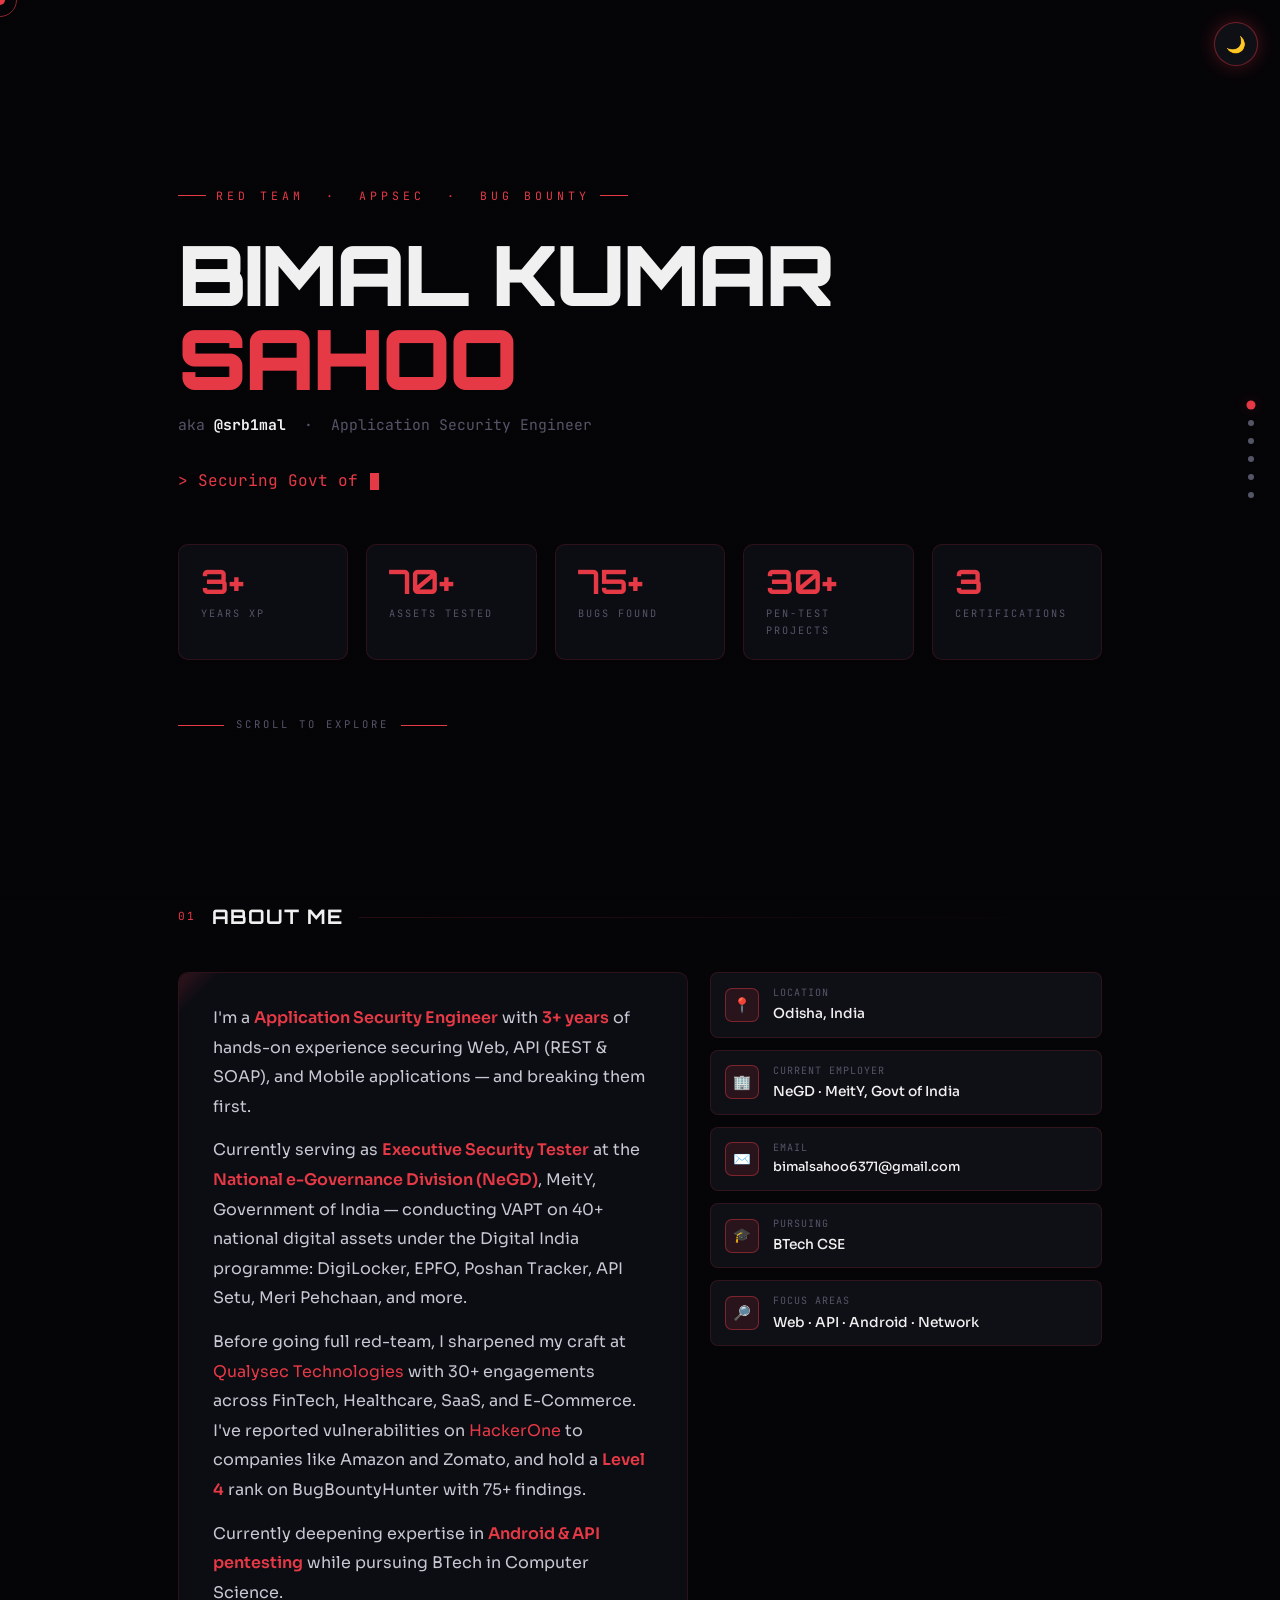
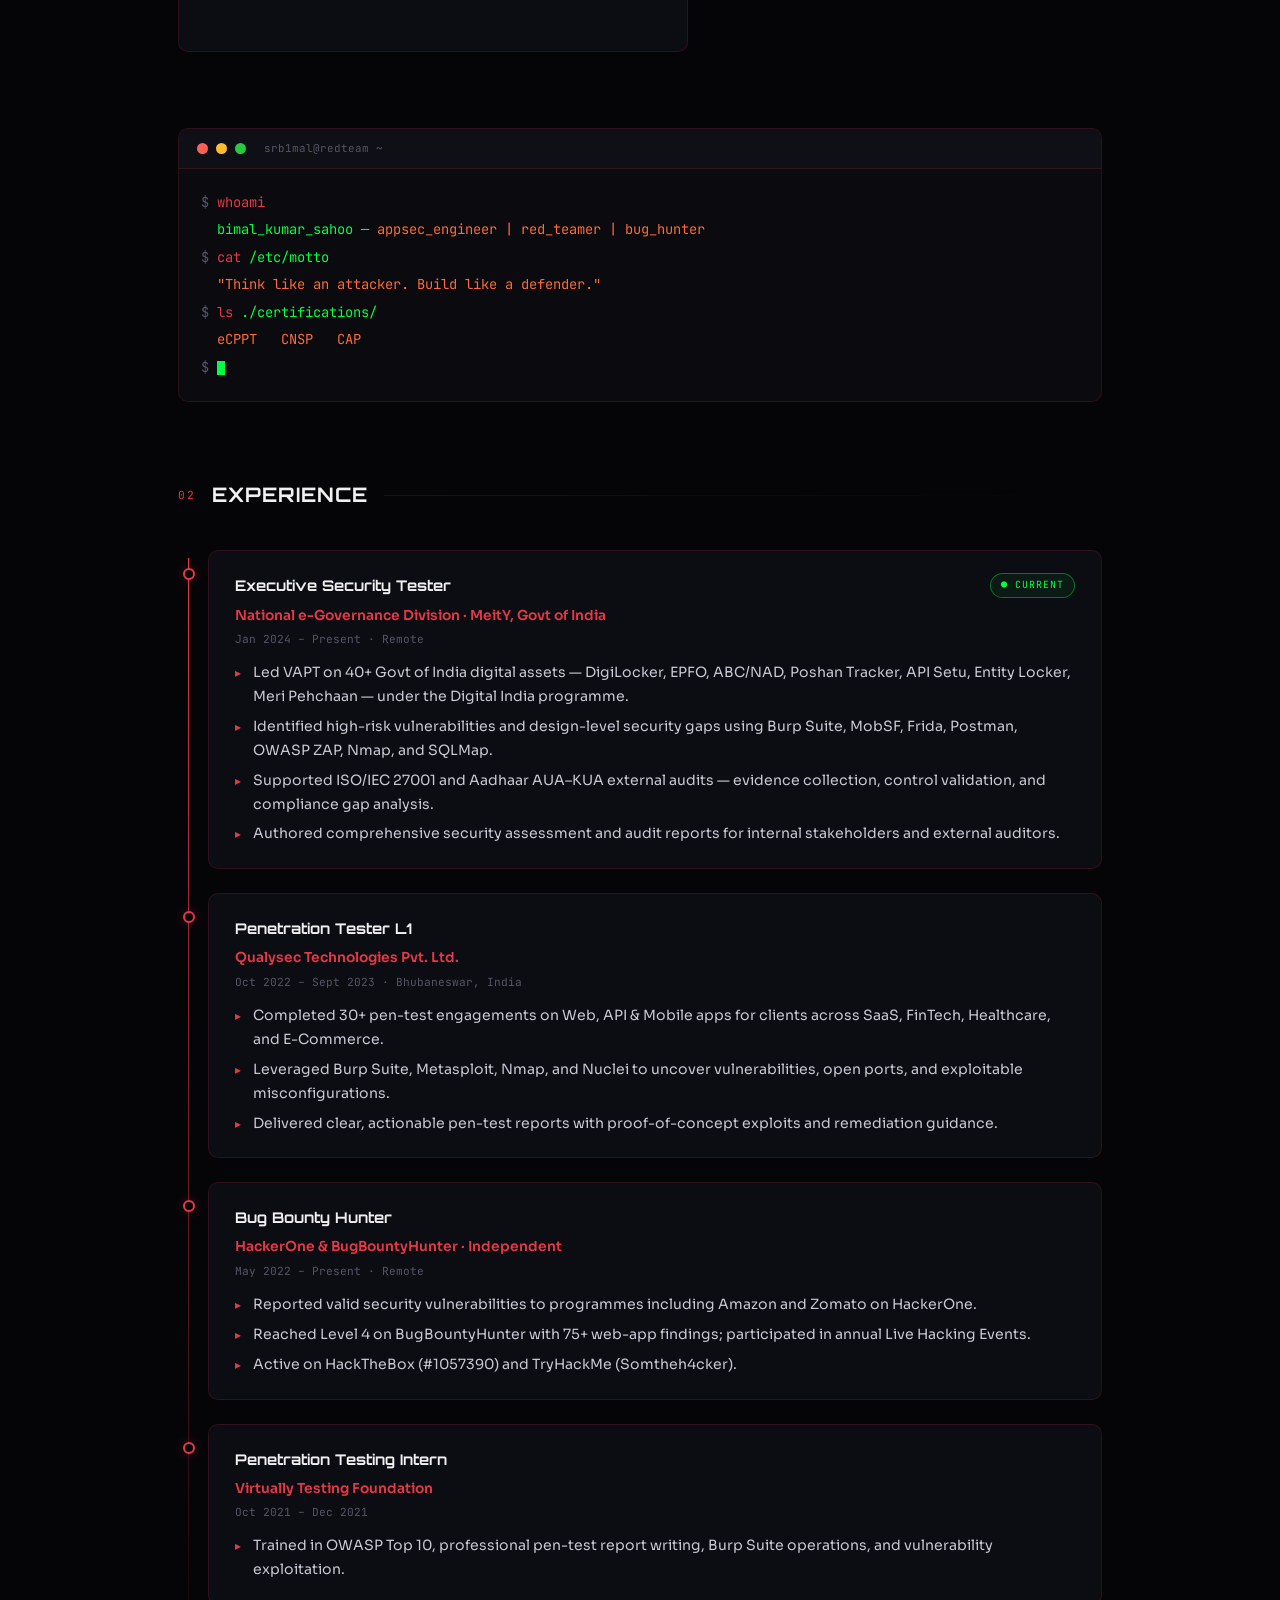
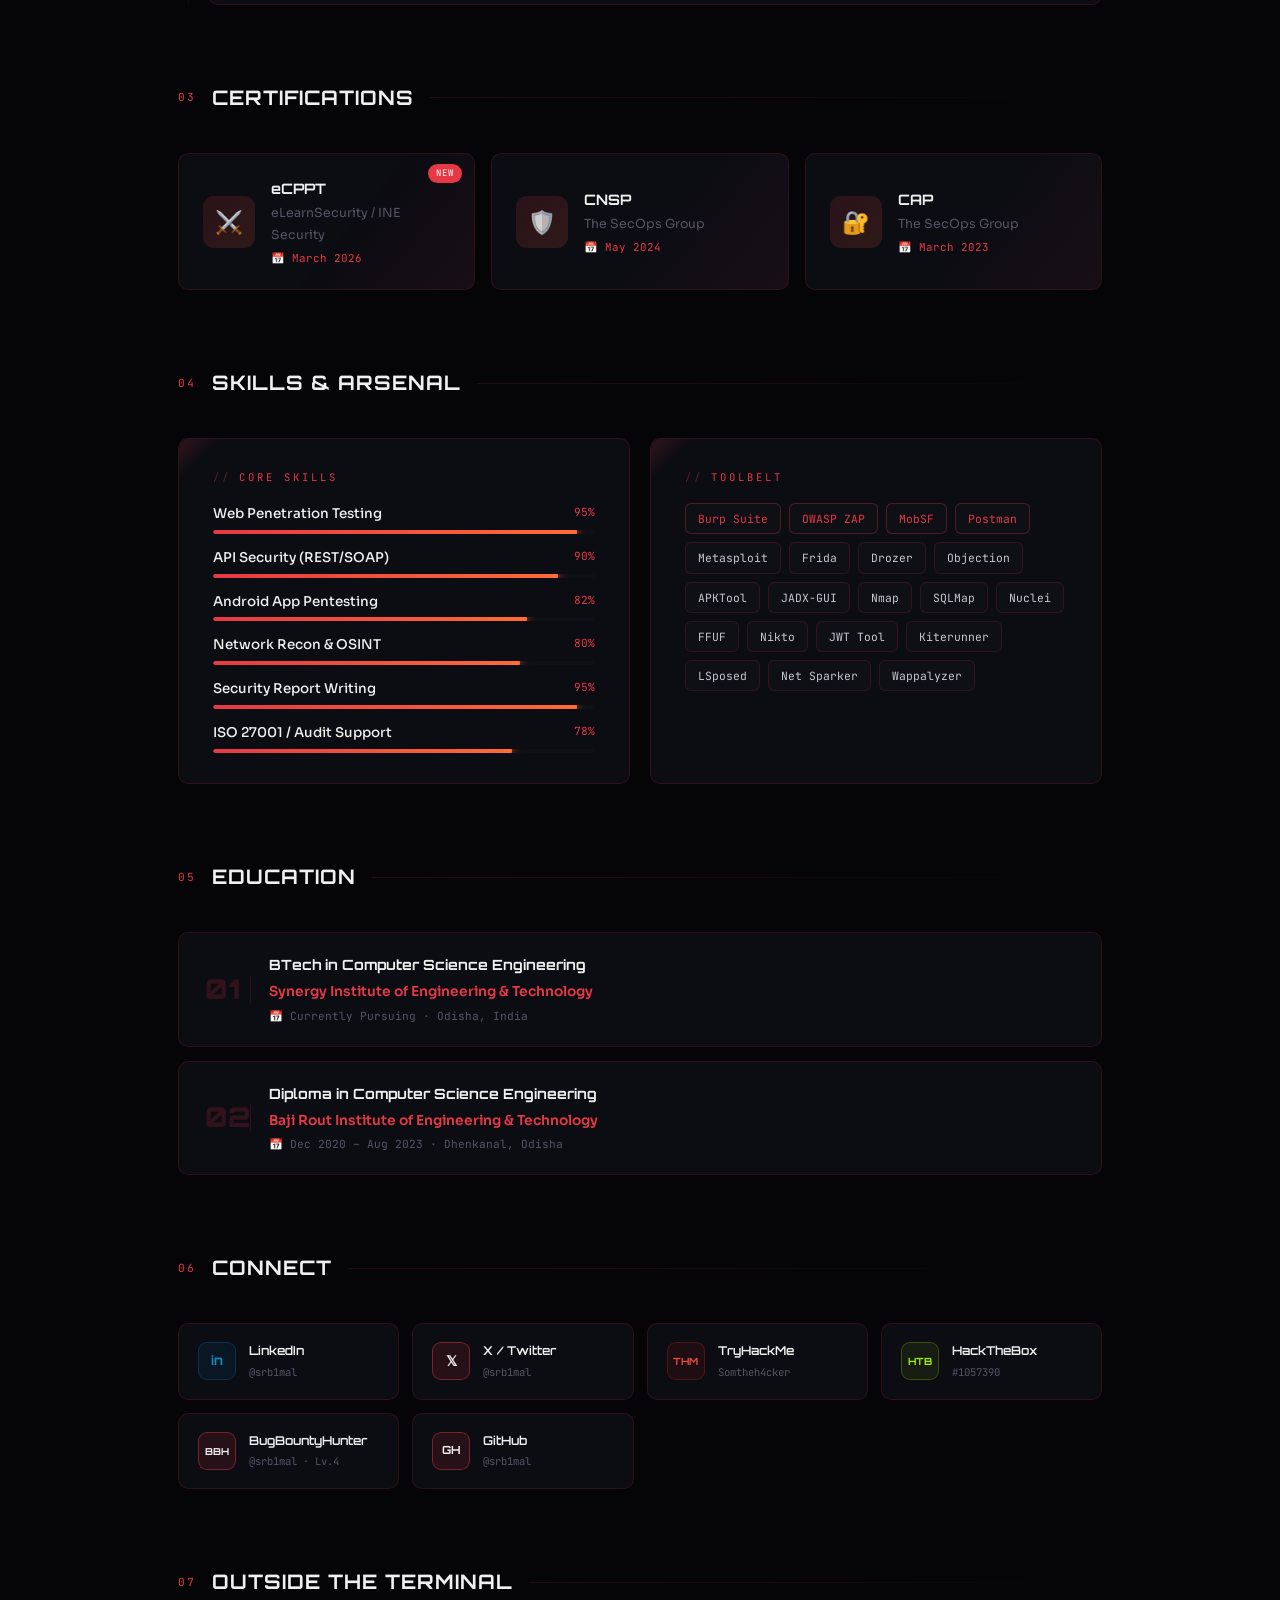
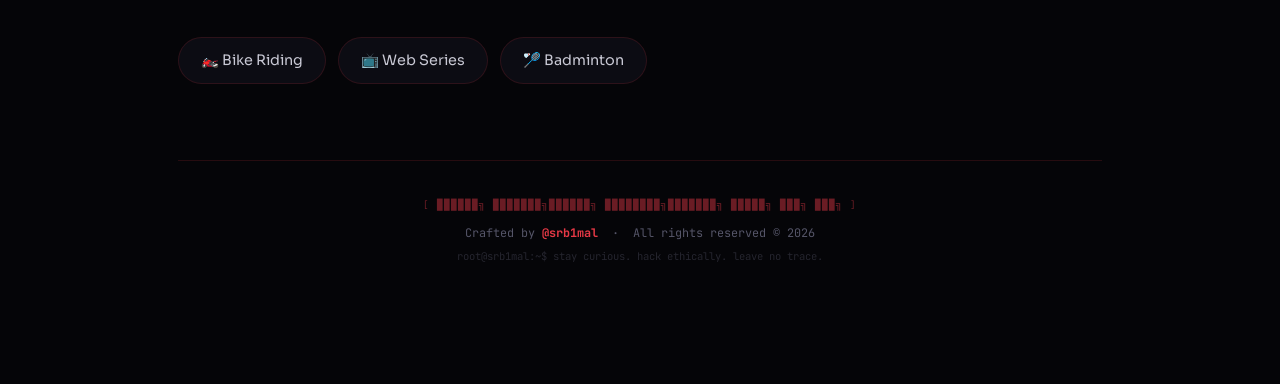
<file: v2/index.html>
<!DOCTYPE html>
<html lang="en" data-theme="dark">
<head>
<meta charset="UTF-8"/>
<meta name="viewport" content="width=device-width,initial-scale=1.0"/>
<title>Bimal Kumar Sahoo · Red Team Engineer</title>
<link rel="preconnect" href="https://fonts.googleapis.com"/>
<link rel="preconnect" href="https://fonts.gstatic.com" crossorigin/>
<link href="https://fonts.googleapis.com/css2?family=Orbitron:wght@400;600;700;900&family=JetBrains+Mono:wght@300;400;500;700&family=Sora:wght@300;400;500;600&display=swap" rel="stylesheet"/>
<style>
:root{
  --red:#e63946;--red-lo:rgba(230,57,70,.12);--red-glow:rgba(230,57,70,.3);
  --orange:#ff6b35;--green:#00ff41;
  --bg:#050508;--bg2:#0a0a0f;--bg3:#0f0f16;
  --surface:rgba(15,15,22,.85);
  --border:rgba(230,57,70,.15);--border-hi:rgba(230,57,70,.45);
  --text:#c8c8d4;--text-muted:#555568;--text-hi:#f0f0f0;
  --ff-head:'Orbitron',sans-serif;--ff-mono:'JetBrains Mono',monospace;--ff-body:'Sora',sans-serif;
  --r:10px;--ease:cubic-bezier(.16,1,.3,1);
}
[data-theme="light"]{
  --red:#c1121f;--red-lo:rgba(193,18,31,.08);--red-glow:rgba(193,18,31,.2);
  --orange:#d4531c;--green:#1a7a2e;
  --bg:#f5f0eb;--bg2:#ffffff;--bg3:#ede7e0;
  --surface:rgba(255,255,255,.92);
  --border:rgba(193,18,31,.15);--border-hi:rgba(193,18,31,.4);
  --text:#3c3c3c;--text-muted:#999;--text-hi:#111;
}
*,*::before,*::after{box-sizing:border-box;margin:0;padding:0}
html{scroll-behavior:smooth;scrollbar-width:thin;scrollbar-color:var(--red) var(--bg2)}
html::-webkit-scrollbar{width:4px}html::-webkit-scrollbar-thumb{background:var(--red);border-radius:2px}
body{background:var(--bg);color:var(--text);font-family:var(--ff-body);font-size:16px;line-height:1.7;overflow-x:hidden;transition:background .4s,color .4s;cursor:none}
/* CURSOR */
#cur{position:fixed;width:10px;height:10px;background:var(--red);border-radius:50%;pointer-events:none;z-index:9999;transform:translate(-50%,-50%);transition:width .2s,height .2s,background .2s}
#cur-r{position:fixed;width:34px;height:34px;border:1.5px solid var(--red);border-radius:50%;pointer-events:none;z-index:9998;transform:translate(-50%,-50%);transition:all .18s var(--ease);opacity:.6}
body.ch #cur{width:16px;height:16px;background:var(--orange)}
body.ch #cur-r{width:48px;height:48px;opacity:.3}
/* BOOT */
#boot{position:fixed;inset:0;z-index:10000;background:#000;display:flex;flex-direction:column;align-items:center;justify-content:center;font-family:var(--ff-mono);transition:opacity .8s,visibility .8s}
#boot.done{opacity:0;visibility:hidden;pointer-events:none}
#boot-lines{text-align:left;max-width:580px;width:90%}
.bl{font-size:.78rem;color:#555;margin-bottom:3px;opacity:0;animation:bfade .3s ease forwards}
.bl.ok::after{content:' [ OK ]';color:#00ff41}.bl.warn::after{content:' [ WARN ]';color:#e63946}
@keyframes bfade{from{opacity:0;transform:translateX(-6px)}to{opacity:1;transform:none}}
#bbar-w{margin-top:22px;width:280px;height:2px;background:#111;border-radius:2px;overflow:hidden}
#bbar{height:100%;width:0;background:var(--red);transition:width .06s linear}
#blbl{font-family:var(--ff-mono);font-size:.68rem;color:#333;margin-top:8px;letter-spacing:2px}
/* HEX BG */
#hex{position:fixed;inset:0;pointer-events:none;z-index:0;opacity:.32;transition:opacity .4s}
[data-theme="light"] #hex{opacity:.13}
/* SCANLINES */
body::before{content:'';position:fixed;inset:0;pointer-events:none;z-index:1;background:repeating-linear-gradient(0deg,rgba(0,0,0,.035) 0,rgba(0,0,0,.035) 1px,transparent 1px,transparent 2px)}
[data-theme="light"] body::before{opacity:0}
/* THEME BTN */
#tbtn{position:fixed;top:22px;right:22px;z-index:5000;width:44px;height:44px;border-radius:50%;background:var(--bg3);border:1px solid var(--border-hi);color:var(--text-hi);font-size:1rem;cursor:none;display:flex;align-items:center;justify-content:center;transition:all .3s;box-shadow:0 0 20px var(--red-glow)}
#tbtn:hover{transform:rotate(30deg);box-shadow:0 0 32px var(--red-glow)}
/* NAV DOTS */
#ndots{position:fixed;right:26px;top:50%;transform:translateY(-50%);z-index:4000;display:flex;flex-direction:column;gap:12px}
.nd{width:6px;height:6px;border-radius:50%;background:var(--text-muted);border:none;cursor:none;transition:all .3s;padding:0}
.nd.active,.nd:hover{background:var(--red);box-shadow:0 0 10px var(--red-glow);transform:scale(1.5)}
@media(max-width:768px){#ndots{display:none}}
/* LAYOUT */
.wr{position:relative;z-index:2;max-width:980px;margin:0 auto;padding:0 28px 100px}
/* HERO */
.hero{min-height:100vh;display:flex;flex-direction:column;justify-content:center;padding:60px 0 40px}
.eyebrow{display:inline-flex;align-items:center;gap:10px;font-family:var(--ff-mono);font-size:.72rem;letter-spacing:4px;text-transform:uppercase;color:var(--red);margin-bottom:28px;opacity:0;animation:sup .7s .2s var(--ease) forwards}
.eyebrow::before,.eyebrow::after{content:'';width:28px;height:1px;background:var(--red)}
.hname{font-family:var(--ff-head);font-size:clamp(2.4rem,7vw,5.2rem);font-weight:900;line-height:1;letter-spacing:-2px;color:var(--text-hi);margin-bottom:12px;opacity:0;animation:sup .7s .35s var(--ease) forwards}
/* GLITCH */
.g{position:relative;display:inline-block}
.g::before,.g::after{content:attr(data-text);position:absolute;inset:0;opacity:0}
.g::before{color:var(--red);clip-path:polygon(0 0,100% 0,100% 40%,0 40%);animation:g1 5s 2s infinite}
.g::after{color:var(--orange);clip-path:polygon(0 60%,100% 60%,100% 100%,0 100%);animation:g2 5s 2s infinite}
@keyframes g1{0%,90%,100%{opacity:0;transform:none}91%{opacity:.9;transform:translate(-4px,2px)}93%{transform:translate(3px,-2px)}95%{opacity:0}}
@keyframes g2{0%,90%,100%{opacity:0;transform:none}92%{opacity:.9;transform:translate(4px,-2px)}94%{transform:translate(-3px,2px)}96%{opacity:0}}
.hsub{font-family:var(--ff-mono);font-size:.92rem;color:var(--text-muted);margin-bottom:30px;opacity:0;animation:sup .7s .5s var(--ease) forwards}
.hsub b{color:var(--text-hi)}
.tw{font-family:var(--ff-mono);font-size:1rem;color:var(--red);margin-bottom:50px;min-height:1.5em;opacity:0;animation:sup .7s .65s var(--ease) forwards}
.cr{display:inline-block;width:9px;height:1.1em;background:var(--red);vertical-align:middle;margin-left:2px;animation:crb 1s step-end infinite}
@keyframes crb{50%{opacity:0}}
/* STATS */
.hstats{display:flex;flex-wrap:wrap;gap:18px;opacity:0;animation:sup .7s .8s var(--ease) forwards}
.stat{flex:1;min-width:130px;background:var(--surface);border:1px solid var(--border);border-radius:var(--r);padding:20px 22px;position:relative;overflow:hidden;backdrop-filter:blur(14px);transition:all .3s}
.stat::before{content:'';position:absolute;top:0;left:0;right:0;height:2px;background:linear-gradient(90deg,transparent,var(--red),transparent);transform:scaleX(0);transition:transform .4s}
.stat:hover::before{transform:scaleX(1)}
.stat:hover{border-color:var(--border-hi);box-shadow:0 0 30px var(--red-lo)}
.snum{font-family:var(--ff-head);font-size:2.1rem;font-weight:700;color:var(--text-hi);line-height:1}
.snum span{color:var(--red)}
.slbl{font-family:var(--ff-mono);font-size:.64rem;color:var(--text-muted);letter-spacing:2px;text-transform:uppercase;margin-top:6px}
/* SCROLL HINT */
.sh{display:flex;align-items:center;gap:12px;font-family:var(--ff-mono);font-size:.66rem;letter-spacing:3px;color:var(--text-muted);margin-top:56px;text-transform:uppercase;opacity:0;animation:sup .7s 1s var(--ease) forwards}
.sl{width:46px;height:1px;background:var(--text-muted);position:relative;overflow:hidden}
.sl::after{content:'';position:absolute;inset:0;background:var(--red);animation:sp 2s 1.5s ease-in-out infinite}
@keyframes sp{0%{transform:translateX(-100%)}100%{transform:translateX(100%)}}
/* SECTION HEADER */
.sh2{display:flex;align-items:center;gap:16px;margin-bottom:38px}
.snum2{font-family:var(--ff-mono);font-size:.7rem;color:var(--red);letter-spacing:2px}
.stitle{font-family:var(--ff-head);font-size:1.25rem;font-weight:700;color:var(--text-hi);letter-spacing:1px}
.sline{flex:1;height:1px;background:linear-gradient(90deg,var(--border),transparent)}
section{margin-bottom:76px}
/* CARD */
.card{background:var(--surface);border:1px solid var(--border);border-radius:var(--r);padding:30px 34px;backdrop-filter:blur(16px);position:relative;overflow:hidden;transition:border-color .3s,box-shadow .3s;will-change:transform}
.card::before{content:'';position:absolute;top:0;left:0;width:38px;height:38px;background:linear-gradient(135deg,var(--red),transparent 55%);opacity:.18;border-radius:var(--r) 0 0 0}
.card::after{content:'';position:absolute;inset:-1px;border-radius:var(--r);background:linear-gradient(130deg,transparent 40%,rgba(230,57,70,.07) 60%,transparent 80%);pointer-events:none;opacity:0;transition:opacity .4s}
.card:hover::after{opacity:1}
.card:hover{border-color:var(--border-hi);box-shadow:0 0 40px var(--red-lo),0 10px 36px rgba(0,0,0,.3)}
/* ABOUT */
.ag{display:grid;grid-template-columns:1.3fr 1fr;gap:22px}
@media(max-width:700px){.ag{grid-template-columns:1fr}}
.ab{font-size:1rem;line-height:1.85;color:var(--text)}
.ab p{margin-bottom:14px}
.ab a{color:var(--red);text-decoration:none;border-bottom:1px solid transparent;transition:border-color .2s}
.ab a:hover{border-color:var(--red)}
.hl{color:var(--red);font-weight:600}
.ilist{display:flex;flex-direction:column;gap:12px}
.ii{display:flex;align-items:center;gap:14px;background:var(--bg3);border:1px solid var(--border);border-radius:8px;padding:11px 14px;transition:all .2s}
.ii:hover{border-color:var(--border-hi);transform:translateX(4px)}
.iico{width:34px;height:34px;flex-shrink:0;border-radius:7px;background:var(--red-lo);border:1px solid var(--border-hi);display:flex;align-items:center;justify-content:center;font-size:.9rem}
.ilbl{font-family:var(--ff-mono);font-size:.63rem;color:var(--text-muted);letter-spacing:1px;text-transform:uppercase}
.ival{font-size:.86rem;color:var(--text-hi);font-weight:500;margin-top:1px}
/* TERMINAL */
.term{background:var(--bg2);border:1px solid var(--border);border-radius:var(--r);overflow:hidden;margin-bottom:76px}
.tbar{background:var(--bg3);padding:10px 18px;display:flex;align-items:center;gap:8px;border-bottom:1px solid var(--border)}
.td{width:11px;height:11px;border-radius:50%}
.tbody{padding:20px 22px;font-family:var(--ff-mono);font-size:.86rem;color:var(--green);line-height:2}
.tbody .cmd{color:var(--text-muted)}.tbody .k{color:var(--red)}.tbody .v{color:var(--orange)}
/* TIMELINE */
.tl{position:relative;padding-left:30px}
.tl::before{content:'';position:absolute;left:10px;top:8px;bottom:0;width:1px;background:linear-gradient(180deg,var(--red),rgba(230,57,70,.08))}
.tli{position:relative;margin-bottom:24px}
.tldot{position:absolute;left:-25px;top:18px;width:12px;height:12px;border-radius:50%;background:var(--bg);border:2px solid var(--red);box-shadow:0 0 12px var(--red-glow);transition:all .3s}
.tli:hover .tldot{background:var(--red);box-shadow:0 0 20px var(--red)}
.tlc{background:var(--surface);border:1px solid var(--border);border-radius:var(--r);padding:22px 26px;backdrop-filter:blur(14px);transition:all .3s}
.tlc:hover{border-color:var(--border-hi);box-shadow:0 0 28px var(--red-lo);transform:translateX(4px)}
.tlh{display:flex;flex-wrap:wrap;justify-content:space-between;align-items:flex-start;gap:8px;margin-bottom:5px}
.tlr{font-family:var(--ff-head);font-size:.92rem;font-weight:700;color:var(--text-hi)}
.tlb{font-family:var(--ff-mono);font-size:.62rem;padding:3px 10px;border-radius:100px;border:1px solid var(--border-hi);color:var(--red);letter-spacing:1px;white-space:nowrap}
.tlb.live{background:rgba(0,255,65,.06);border-color:rgba(0,255,65,.4);color:#00ff41;animation:lp 2s ease-in-out infinite}
@keyframes lp{0%,100%{opacity:1}50%{opacity:.55}}
.tlo{color:var(--red);font-size:.86rem;font-weight:600;margin-bottom:3px}
.tld{font-family:var(--ff-mono);font-size:.7rem;color:var(--text-muted);margin-bottom:12px}
.tlbul{list-style:none;display:flex;flex-direction:column;gap:6px}
.tlbul li{font-size:.88rem;color:var(--text);padding-left:18px;position:relative}
.tlbul li::before{content:'▸';position:absolute;left:0;color:var(--red);font-size:.78rem;top:2px}
/* CERTS */
.cg{display:grid;grid-template-columns:repeat(auto-fill,minmax(275px,1fr));gap:16px}
.cc{background:var(--surface);border:1px solid var(--border);border-radius:var(--r);padding:22px 24px;display:flex;align-items:center;gap:16px;backdrop-filter:blur(14px);transition:all .3s;position:relative;overflow:hidden}
.cc::after{content:'';position:absolute;inset:0;background:linear-gradient(130deg,transparent 55%,rgba(230,57,70,.06));pointer-events:none}
.cc:hover{border-color:var(--border-hi);box-shadow:0 0 26px var(--red-lo);transform:translateY(-3px)}
.cico{width:52px;height:52px;border-radius:11px;flex-shrink:0;display:flex;align-items:center;justify-content:center;font-size:1.4rem;position:relative}
.cico::before{content:'';position:absolute;inset:0;border-radius:11px;background:linear-gradient(135deg,var(--red),var(--orange));opacity:.14}
.cnew{position:absolute;top:10px;right:12px;font-family:var(--ff-mono);font-size:.56rem;background:var(--red);color:#fff;padding:2px 8px;border-radius:100px;letter-spacing:1px}
.cname{font-family:var(--ff-head);font-size:.9rem;font-weight:700;color:var(--text-hi);margin-bottom:3px}
.ciss{font-size:.78rem;color:var(--text-muted);margin-bottom:3px}
.cdate{font-family:var(--ff-mono);font-size:.68rem;color:var(--red)}
/* SKILLS */
.sg{display:grid;grid-template-columns:1fr 1fr;gap:20px}
@media(max-width:640px){.sg{grid-template-columns:1fr}}
.sgh{font-family:var(--ff-mono);font-size:.66rem;color:var(--red);letter-spacing:3px;text-transform:uppercase;margin-bottom:16px;display:flex;align-items:center;gap:8px}
.sgh::before{content:'//';opacity:.4}
.sbars{display:flex;flex-direction:column;gap:13px}
.sbt{display:flex;justify-content:space-between;margin-bottom:4px}
.sbn{font-size:.84rem;color:var(--text-hi);font-weight:500}
.sbp{font-family:var(--ff-mono);font-size:.7rem;color:var(--red)}
.sbbg{height:4px;background:var(--bg3);border-radius:2px;overflow:hidden}
.sbf{height:100%;border-radius:2px;background:linear-gradient(90deg,var(--red),var(--orange));width:0;transition:width 1.2s var(--ease);position:relative}
.sbf::after{content:'';position:absolute;right:-1px;top:-2px;width:8px;height:8px;border-radius:50%;background:var(--orange);box-shadow:0 0 10px var(--orange)}
.tags{display:flex;flex-wrap:wrap;gap:8px;margin-top:2px}
.tag{font-family:var(--ff-mono);font-size:.71rem;padding:5px 12px;border-radius:6px;background:var(--bg3);border:1px solid var(--border);color:var(--text);transition:all .2s;cursor:default}
.tag:hover{border-color:var(--red);color:var(--red);box-shadow:0 0 10px var(--red-lo)}
/* CONNECT */
.conng{display:grid;grid-template-columns:repeat(auto-fill,minmax(190px,1fr));gap:13px}
.soc{background:var(--surface);border:1px solid var(--border);border-radius:var(--r);padding:17px 19px;text-decoration:none;display:flex;align-items:center;gap:13px;backdrop-filter:blur(14px);transition:all .3s}
.soc:hover{border-color:var(--border-hi);transform:translateY(-3px);box-shadow:0 0 22px var(--red-lo)}
.sico{width:38px;height:38px;border-radius:9px;flex-shrink:0;display:flex;align-items:center;justify-content:center;font-size:.9rem;font-weight:700;background:var(--red-lo);border:1px solid var(--border-hi);color:var(--text-hi);font-family:var(--ff-head)}
.snm{font-family:var(--ff-head);font-size:.76rem;font-weight:600;color:var(--text-hi);margin-bottom:2px}
.shdl{font-family:var(--ff-mono);font-size:.66rem;color:var(--text-muted)}
/* EDU */
.ecs{display:flex;flex-direction:column;gap:14px}
.ec{background:var(--surface);border:1px solid var(--border);border-radius:var(--r);padding:20px 26px;display:flex;align-items:center;gap:18px;backdrop-filter:blur(14px);transition:all .3s}
.ec:hover{border-color:var(--border-hi);transform:translateX(6px)}
.enum{font-family:var(--ff-head);font-size:1.7rem;font-weight:900;color:rgba(230,57,70,.18);flex-shrink:0;width:46px;text-align:center;border-right:1px solid var(--border);padding-right:18px;line-height:1}
.edeg{font-family:var(--ff-head);font-size:.88rem;font-weight:700;color:var(--text-hi);margin-bottom:3px}
.einst{color:var(--red);font-size:.86rem;font-weight:600;margin-bottom:3px}
.emeta{font-family:var(--ff-mono);font-size:.7rem;color:var(--text-muted)}
/* HOBBIES */
.hrow{display:flex;flex-wrap:wrap;gap:12px}
.hob{display:flex;align-items:center;gap:10px;background:var(--surface);border:1px solid var(--border);border-radius:100px;padding:10px 22px;font-size:.9rem;transition:all .3s;backdrop-filter:blur(10px)}
.hob:hover{border-color:var(--border-hi);box-shadow:0 0 14px var(--red-lo);transform:scale(1.04)}
/* FOOTER */
footer{text-align:center;padding:38px 0 18px;border-top:1px solid var(--border);font-family:var(--ff-mono);font-size:.74rem;color:var(--text-muted)}
footer b{color:var(--red)}
.ascii{font-size:.58rem;color:var(--border-hi);line-height:1.3;margin-bottom:12px;display:block;letter-spacing:1px}
/* ANIMATIONS */
@keyframes sup{from{opacity:0;transform:translateY(22px)}to{opacity:1;transform:none}}
.rv{opacity:0;transform:translateY(26px);transition:opacity .7s var(--ease),transform .7s var(--ease)}
.rv.in{opacity:1;transform:none}
.rv.d1{transition-delay:.1s}.rv.d2{transition-delay:.2s}.rv.d3{transition-delay:.3s}.rv.d4{transition-delay:.4s}
/* RESPONSIVE */
@media(max-width:680px){
  .hname{font-size:2.2rem;letter-spacing:-1px}
  .wr{padding:0 18px 80px}
  .card,.tlc,.cc{padding:18px 16px}
  .hstats,.stat{min-width:110px}.snum{font-size:1.8rem}
}
</style>
</head>
<body>
<div id="cur"></div>
<div id="cur-r"></div>

<!-- BOOT -->
<div id="boot">
  <div id="boot-lines"></div>
  <div id="bbar-w"><div id="bbar"></div></div>
  <div id="blbl">INITIALIZING...</div>
</div>

<!-- HEX BG -->
<canvas id="hex"></canvas>

<!-- CONTROLS -->
<button id="tbtn" aria-label="Toggle theme">🌙</button>
<div id="ndots">
  <button class="nd active" data-s="hero"></button>
  <button class="nd" data-s="about"></button>
  <button class="nd" data-s="exp"></button>
  <button class="nd" data-s="certs"></button>
  <button class="nd" data-s="skills"></button>
  <button class="nd" data-s="connect"></button>
</div>

<div class="wr">

  <!-- HERO -->
  <header class="hero" id="hero">
    <div class="eyebrow">Red Team &nbsp;·&nbsp; AppSec &nbsp;·&nbsp; Bug Bounty</div>
    <h1 class="hname">
      <span class="g" data-text="BIMAL KUMAR">BIMAL KUMAR</span><br/>
      <span style="color:var(--red)" class="g" data-text="SAHOO">SAHOO</span>
    </h1>
    <p class="hsub">aka <b>@srb1mal</b> &nbsp;·&nbsp; Application Security Engineer</p>
    <div class="tw"><span id="tt"></span><span class="cr"></span></div>
    <div class="hstats">
      <div class="stat"><div class="snum"><span class="cnt" data-t="3">0</span><span style="color:var(--red)">+</span></div><div class="slbl">Years XP</div></div>
      <div class="stat"><div class="snum"><span class="cnt" data-t="70">0</span><span style="color:var(--red)">+</span></div><div class="slbl">Assets Tested</div></div>
      <div class="stat"><div class="snum"><span class="cnt" data-t="75">0</span><span style="color:var(--red)">+</span></div><div class="slbl">Bugs Found</div></div>
      <div class="stat"><div class="snum"><span class="cnt" data-t="30">0</span><span style="color:var(--red)">+</span></div><div class="slbl">Pen-test Projects</div></div>
      <div class="stat"><div class="snum"><span class="cnt" data-t="3">0</span></div><div class="slbl">Certifications</div></div>
    </div>
    <div class="sh"><div class="sl"></div>Scroll to explore<div class="sl"></div></div>
  </header>

  <!-- ABOUT -->
  <section id="about">
    <div class="sh2 rv"><span class="snum2">01</span><h2 class="stitle">ABOUT ME</h2><div class="sline"></div></div>
    <div class="ag">
      <div class="card rv">
        <div class="ab">
          <p>I'm a <span class="hl">Application Security Engineer</span> with <span class="hl">3+ years</span> of hands-on experience securing Web, API (REST &amp; SOAP), and Mobile applications — and breaking them first.</p>
          <p>Currently serving as <span class="hl">Executive Security Tester</span> at the <span class="hl">National e-Governance Division (NeGD)</span>, MeitY, Government of India — conducting VAPT on 40+ national digital assets under the Digital India programme: DigiLocker, EPFO, Poshan Tracker, API Setu, Meri Pehchaan, and more.</p>
          <p>Before going full red-team, I sharpened my craft at <a href="https://qualysec.com" target="_blank">Qualysec Technologies</a> with 30+ engagements across FinTech, Healthcare, SaaS, and E-Commerce. I've reported vulnerabilities on <a href="https://hackerone.com" target="_blank">HackerOne</a> to companies like Amazon and Zomato, and hold a <span class="hl">Level 4</span> rank on BugBountyHunter with 75+ findings.</p>
          <p>Currently deepening expertise in <span class="hl">Android &amp; API pentesting</span> while pursuing BTech in Computer Science.</p>
        </div>
      </div>
      <div class="ilist rv d2">
        <div class="ii"><div class="iico">📍</div><div><div class="ilbl">Location</div><div class="ival">Odisha, India</div></div></div>
        <div class="ii"><div class="iico">🏢</div><div><div class="ilbl">Current Employer</div><div class="ival">NeGD · MeitY, Govt of India</div></div></div>
        <div class="ii"><div class="iico">✉️</div><div><div class="ilbl">Email</div><div class="ival" style="font-size:.8rem">bimalsahoo6371@gmail.com</div></div></div>
        <div class="ii"><div class="iico">🎓</div><div><div class="ilbl">Pursuing</div><div class="ival">BTech CSE</div></div></div>
        <div class="ii"><div class="iico">🔎</div><div><div class="ilbl">Focus Areas</div><div class="ival">Web · API · Android · Network</div></div></div>
      </div>
    </div>
  </section>

  <!-- TERMINAL -->
  <div class="term rv">
    <div class="tbar">
      <div class="td" style="background:#ff5f57"></div>
      <div class="td" style="background:#febc2e"></div>
      <div class="td" style="background:#28c840"></div>
      <span style="font-family:var(--ff-mono);font-size:.68rem;color:var(--text-muted);margin-left:10px">srb1mal@redteam ~ </span>
    </div>
    <div class="tbody">
      <div><span class="cmd">$ </span><span class="k">whoami</span></div>
      <div>&nbsp;&nbsp;bimal_kumar_sahoo &mdash; <span class="v">appsec_engineer | red_teamer | bug_hunter</span></div>
      <div><span class="cmd">$ </span><span class="k">cat</span> /etc/motto</div>
      <div>&nbsp;&nbsp;<span class="v">"Think like an attacker. Build like a defender."</span></div>
      <div><span class="cmd">$ </span><span class="k">ls</span> ./certifications/</div>
      <div>&nbsp;&nbsp;<span class="v">eCPPT</span> &nbsp; <span class="v">CNSP</span> &nbsp; <span class="v">CAP</span></div>
      <div><span class="cmd">$ <span style="animation:crb 1s step-end infinite;display:inline-block;width:8px;height:1em;background:var(--green);vertical-align:middle"></span></span></div>
    </div>
  </div>

  <!-- EXPERIENCE -->
  <section id="exp">
    <div class="sh2 rv"><span class="snum2">02</span><h2 class="stitle">EXPERIENCE</h2><div class="sline"></div></div>
    <div class="tl">
      <div class="tli rv">
        <div class="tldot"></div>
        <div class="tlc">
          <div class="tlh"><span class="tlr">Executive Security Tester</span><span class="tlb live">● CURRENT</span></div>
          <div class="tlo">National e-Governance Division · MeitY, Govt of India</div>
          <div class="tld">Jan 2024 – Present · Remote</div>
          <ul class="tlbul">
            <li>Led VAPT on 40+ Govt of India digital assets — DigiLocker, EPFO, ABC/NAD, Poshan Tracker, API Setu, Entity Locker, Meri Pehchaan — under the Digital India programme.</li>
            <li>Identified high-risk vulnerabilities and design-level security gaps using Burp Suite, MobSF, Frida, Postman, OWASP ZAP, Nmap, and SQLMap.</li>
            <li>Supported ISO/IEC 27001 and Aadhaar AUA–KUA external audits — evidence collection, control validation, and compliance gap analysis.</li>
            <li>Authored comprehensive security assessment and audit reports for internal stakeholders and external auditors.</li>
          </ul>
        </div>
      </div>
      <div class="tli rv d1">
        <div class="tldot"></div>
        <div class="tlc">
          <div class="tlh"><span class="tlr">Penetration Tester L1</span></div>
          <div class="tlo">Qualysec Technologies Pvt. Ltd.</div>
          <div class="tld">Oct 2022 – Sept 2023 · Bhubaneswar, India</div>
          <ul class="tlbul">
            <li>Completed 30+ pen-test engagements on Web, API &amp; Mobile apps for clients across SaaS, FinTech, Healthcare, and E-Commerce.</li>
            <li>Leveraged Burp Suite, Metasploit, Nmap, and Nuclei to uncover vulnerabilities, open ports, and exploitable misconfigurations.</li>
            <li>Delivered clear, actionable pen-test reports with proof-of-concept exploits and remediation guidance.</li>
          </ul>
        </div>
      </div>
      <div class="tli rv d2">
        <div class="tldot"></div>
        <div class="tlc">
          <div class="tlh"><span class="tlr">Bug Bounty Hunter</span></div>
          <div class="tlo">HackerOne &amp; BugBountyHunter · Independent</div>
          <div class="tld">May 2022 – Present · Remote</div>
          <ul class="tlbul">
            <li>Reported valid security vulnerabilities to programmes including Amazon and Zomato on HackerOne.</li>
            <li>Reached Level 4 on BugBountyHunter with 75+ web-app findings; participated in annual Live Hacking Events.</li>
            <li>Active on HackTheBox (#1057390) and TryHackMe (Somtheh4cker).</li>
          </ul>
        </div>
      </div>
      <div class="tli rv d3">
        <div class="tldot"></div>
        <div class="tlc">
          <div class="tlh"><span class="tlr">Penetration Testing Intern</span></div>
          <div class="tlo">Virtually Testing Foundation</div>
          <div class="tld">Oct 2021 – Dec 2021</div>
          <ul class="tlbul">
            <li>Trained in OWASP Top 10, professional pen-test report writing, Burp Suite operations, and vulnerability exploitation.</li>
          </ul>
        </div>
      </div>
    </div>
  </section>

  <!-- CERTIFICATIONS -->
  <section id="certs">
    <div class="sh2 rv"><span class="snum2">03</span><h2 class="stitle">CERTIFICATIONS</h2><div class="sline"></div></div>
    <div class="cg">
      <div class="cc rv">
        <span class="cnew">NEW</span>
        <div class="cico">⚔️</div>
        <div><div class="cname">eCPPT</div><div class="ciss">eLearnSecurity / INE Security</div><div class="cdate">📅 March 2026</div></div>
      </div>
      <div class="cc rv d1">
        <div class="cico">🛡️</div>
        <div><div class="cname">CNSP</div><div class="ciss">The SecOps Group</div><div class="cdate">📅 May 2024</div></div>
      </div>
      <div class="cc rv d2">
        <div class="cico">🔐</div>
        <div><div class="cname">CAP</div><div class="ciss">The SecOps Group</div><div class="cdate">📅 March 2023</div></div>
      </div>
    </div>
  </section>

  <!-- SKILLS -->
  <section id="skills">
    <div class="sh2 rv"><span class="snum2">04</span><h2 class="stitle">SKILLS &amp; ARSENAL</h2><div class="sline"></div></div>
    <div class="sg">
      <div class="card rv" id="skillcard1">
        <div class="sgh">Core Skills</div>
        <div class="sbars">
          <div><div class="sbt"><span class="sbn">Web Penetration Testing</span><span class="sbp">95%</span></div><div class="sbbg"><div class="sbf" data-w="95"></div></div></div>
          <div><div class="sbt"><span class="sbn">API Security (REST/SOAP)</span><span class="sbp">90%</span></div><div class="sbbg"><div class="sbf" data-w="90"></div></div></div>
          <div><div class="sbt"><span class="sbn">Android App Pentesting</span><span class="sbp">82%</span></div><div class="sbbg"><div class="sbf" data-w="82"></div></div></div>
          <div><div class="sbt"><span class="sbn">Network Recon &amp; OSINT</span><span class="sbp">80%</span></div><div class="sbbg"><div class="sbf" data-w="80"></div></div></div>
          <div><div class="sbt"><span class="sbn">Security Report Writing</span><span class="sbp">95%</span></div><div class="sbbg"><div class="sbf" data-w="95"></div></div></div>
          <div><div class="sbt"><span class="sbn">ISO 27001 / Audit Support</span><span class="sbp">78%</span></div><div class="sbbg"><div class="sbf" data-w="78"></div></div></div>
        </div>
      </div>
      <div class="card rv d1" id="skillcard2">
        <div class="sgh">Toolbelt</div>
        <div class="tags">
          <span class="tag" style="color:var(--red);border-color:rgba(230,57,70,.3)">Burp Suite</span>
          <span class="tag" style="color:var(--red);border-color:rgba(230,57,70,.3)">OWASP ZAP</span>
          <span class="tag" style="color:var(--red);border-color:rgba(230,57,70,.3)">MobSF</span>
          <span class="tag" style="color:var(--red);border-color:rgba(230,57,70,.3)">Postman</span>
          <span class="tag">Metasploit</span><span class="tag">Frida</span>
          <span class="tag">Drozer</span><span class="tag">Objection</span>
          <span class="tag">APKTool</span><span class="tag">JADX-GUI</span>
          <span class="tag">Nmap</span><span class="tag">SQLMap</span>
          <span class="tag">Nuclei</span><span class="tag">FFUF</span>
          <span class="tag">Nikto</span><span class="tag">JWT Tool</span>
          <span class="tag">Kiterunner</span><span class="tag">LSposed</span>
          <span class="tag">Net Sparker</span><span class="tag">Wappalyzer</span>
        </div>
      </div>
    </div>
  </section>

  <!-- EDUCATION -->
  <section id="edu">
    <div class="sh2 rv"><span class="snum2">05</span><h2 class="stitle">EDUCATION</h2><div class="sline"></div></div>
    <div class="ecs">
      <div class="ec rv">
        <div class="enum">01</div>
        <div><div class="edeg">BTech in Computer Science Engineering</div><div class="einst">Synergy Institute of Engineering &amp; Technology</div><div class="emeta">📅 Currently Pursuing · Odisha, India</div></div>
      </div>
      <div class="ec rv d1">
        <div class="enum">02</div>
        <div><div class="edeg">Diploma in Computer Science Engineering</div><div class="einst">Baji Rout Institute of Engineering &amp; Technology</div><div class="emeta">📅 Dec 2020 – Aug 2023 · Dhenkanal, Odisha</div></div>
      </div>
    </div>
  </section>

  <!-- CONNECT -->
  <section id="connect">
    <div class="sh2 rv"><span class="snum2">06</span><h2 class="stitle">CONNECT</h2><div class="sline"></div></div>
    <div class="conng">
      <a class="soc rv" href="https://www.linkedin.com/in/srb1mal" target="_blank">
        <div class="sico" style="background:rgba(0,119,181,.1);border-color:rgba(0,119,181,.3);color:#0a8fc2;font-size:.8rem">in</div>
        <div><div class="snm">LinkedIn</div><div class="shdl">@srb1mal</div></div>
      </a>
      <a class="soc rv d1" href="https://www.x.com/srb1mal" target="_blank">
        <div class="sico" style="font-size:.88rem">𝕏</div>
        <div><div class="snm">X / Twitter</div><div class="shdl">@srb1mal</div></div>
      </a>
      <a class="soc rv d2" href="https://tryhackme.com/p/Somtheh4cker" target="_blank">
        <div class="sico" style="background:rgba(196,41,28,.1);border-color:rgba(196,41,28,.3);color:#e84d3d;font-size:.62rem">THM</div>
        <div><div class="snm">TryHackMe</div><div class="shdl">Somtheh4cker</div></div>
      </a>
      <a class="soc rv d3" href="https://app.hackthebox.com/profile/1057390" target="_blank">
        <div class="sico" style="background:rgba(159,239,0,.07);border-color:rgba(159,239,0,.25);color:#9fef00;font-size:.62rem">HTB</div>
        <div><div class="snm">HackTheBox</div><div class="shdl">#1057390</div></div>
      </a>
      <a class="soc rv" href="https://www.bugbountyhunter.com/hunter/srb1mal" target="_blank">
        <div class="sico" style="font-size:.6rem">BBH</div>
        <div><div class="snm">BugBountyHunter</div><div class="shdl">@srb1mal · Lv.4</div></div>
      </a>
      <a class="soc rv d1" href="https://github.com/srb1mal" target="_blank">
        <div class="sico" style="font-size:.7rem">GH</div>
        <div><div class="snm">GitHub</div><div class="shdl">@srb1mal</div></div>
      </a>
    </div>
  </section>

  <!-- HOBBIES -->
  <section>
    <div class="sh2 rv"><span class="snum2">07</span><h2 class="stitle">OUTSIDE THE TERMINAL</h2><div class="sline"></div></div>
    <div class="hrow rv">
      <div class="hob">🏍️ Bike Riding</div>
      <div class="hob">📺 Web Series</div>
      <div class="hob">🏸 Badminton</div>
    </div>
  </section>

  <footer class="rv">
    <span class="ascii">[ ██████╗ ███████╗██████╗ ████████╗███████╗ █████╗ ███╗   ███╗ ]</span>
    <p>Crafted by <b>@srb1mal</b> &nbsp;·&nbsp; All rights reserved © 2026</p>
    <p style="margin-top:5px;font-size:.66rem;opacity:.4">root@srb1mal:~$ stay curious. hack ethically. leave no trace.</p>
  </footer>

</div>

<script>
/* BOOT */
const BL=[
  {t:'[  0.001] Loading kernel modules...',c:'ok'},
  {t:'[  0.014] Mounting /dev/sec_tools...',c:'ok'},
  {t:'[  0.028] Initialising Burp Suite proxy...',c:'ok'},
  {t:'[  0.041] Scanning for open listeners...',c:'warn'},
  {t:'[  0.055] Loading OWASP Top-10 database...',c:'ok'},
  {t:'[  0.068] Establishing NeGD secure tunnel...',c:'ok'},
  {t:'[  0.082] Portfolio loaded. User: srb1mal.',c:'ok'},
];
const bl2=document.getElementById('boot-lines'),bar=document.getElementById('bbar'),blbl=document.getElementById('blbl');
let bi=0;
function nb(){
  if(bi>=BL.length){bar.style.width='100%';blbl.textContent='ACCESS GRANTED';blbl.style.color='#00ff41';setTimeout(()=>{document.getElementById('boot').classList.add('done');startCounters();},600);return;}
  const d=document.createElement('div');d.className='bl '+BL[bi].c;d.textContent=BL[bi].t;d.style.animationDelay='0s';bl2.appendChild(d);
  bar.style.width=((bi+1)/BL.length*100)+'%';bi++;
  setTimeout(nb,bi===1?180:110);
}
nb();

/* HEX GRID */
(function(){
  const c=document.getElementById('hex'),ctx=c.getContext('2d');
  let W,H;
  function rsz(){W=c.width=innerWidth;H=c.height=innerHeight}rsz();addEventListener('resize',rsz);
  const S=32,H3=S*Math.sqrt(3);
  function draw(){
    ctx.clearRect(0,0,W,H);
    const lm=document.documentElement.dataset.theme!=='light';
    ctx.strokeStyle=lm?'rgba(230,57,70,0.28)':'rgba(193,18,31,0.18)';ctx.lineWidth=.5;
    for(let col=0;col<W/S+2;col++){
      for(let row=0;row<H/(H3*.5)+2;row++){
        const x=col*S*1.5-S,y=row*H3-(col%2)*H3*.5-H3;
        ctx.beginPath();
        for(let i=0;i<6;i++){const a=Math.PI/180*(60*i-30);i===0?ctx.moveTo(x+S*.9*Math.cos(a),y+S*.9*Math.sin(a)):ctx.lineTo(x+S*.9*Math.cos(a),y+S*.9*Math.sin(a));}
        ctx.closePath();ctx.stroke();
      }
    }
  }
  draw();document.getElementById('tbtn').addEventListener('click',()=>setTimeout(draw,60));
})();

/* THEME */
const tbtn=document.getElementById('tbtn');
tbtn.addEventListener('click',()=>{
  const d=document.documentElement,lm=d.dataset.theme==='light';
  d.dataset.theme=lm?'dark':'light';tbtn.textContent=lm?'🌙':'☀️';
});

/* CURSOR */
const cur=document.getElementById('cur'),curR=document.getElementById('cur-r');
let mx=0,my=0,rx=0,ry=0;
document.addEventListener('mousemove',e=>{mx=e.clientX;my=e.clientY;cur.style.left=mx+'px';cur.style.top=my+'px';});
(function loop(){rx+=(mx-rx)*.12;ry+=(my-ry)*.12;curR.style.left=rx+'px';curR.style.top=ry+'px';requestAnimationFrame(loop);})();
document.querySelectorAll('a,button,.card,.soc,.cc,.tlc,.stat,.hob,.tag,.ii,.ec').forEach(el=>{
  el.addEventListener('mouseenter',()=>document.body.classList.add('ch'));
  el.addEventListener('mouseleave',()=>document.body.classList.remove('ch'));
});

/* TYPING */
const TL=['> Securing Govt of India assets...','> 40+ VAPT engagements completed','> eCPPT | CNSP | CAP certified','> Web · API · Android pentester','> Level 4 bug bounty hunter · 75+ findings'];
let ti=0,ci=0,del=false;const tt=document.getElementById('tt');
function type(){const r=TL[ti];if(!del){tt.textContent=r.slice(0,++ci);if(ci===r.length){del=true;setTimeout(type,2200);return;}}else{tt.textContent=r.slice(0,--ci);if(ci===0){del=false;ti=(ti+1)%TL.length;}}setTimeout(type,del?22:54);}

/* COUNTERS */
function startCounters(){
  document.querySelectorAll('.cnt').forEach(el=>{
    const t=+el.dataset.t,dur=1400,s=performance.now();
    (function step(n){const p=Math.min((n-s)/dur,1),e=1-Math.pow(1-p,4);el.textContent=Math.round(e*t);if(p<1)requestAnimationFrame(step);})(s);
  });
  type();
}

/* SCROLL REVEAL */
const ro=new IntersectionObserver(es=>{es.forEach(e=>{if(e.isIntersecting){e.target.classList.add('in');ro.unobserve(e.target);}});},{threshold:.1});
document.querySelectorAll('.rv').forEach(e=>ro.observe(e));

/* SKILL BARS */
const bo=new IntersectionObserver(es=>{es.forEach(e=>{if(e.isIntersecting){e.target.querySelectorAll('.sbf').forEach(b=>{b.style.width=b.dataset.w+'%';});bo.unobserve(e.target);}});},{threshold:.2});
document.querySelectorAll('#skills .card').forEach(e=>bo.observe(e));

/* NAV DOTS */
document.querySelectorAll('.nd').forEach(d=>{d.addEventListener('click',()=>{document.getElementById(d.dataset.s)?.scrollIntoView({behavior:'smooth'});});});
const no=new IntersectionObserver(es=>{es.forEach(e=>{if(e.isIntersecting)document.querySelectorAll('.nd').forEach(d=>d.classList.toggle('active',d.dataset.s===e.target.id));});},{threshold:.35});
['hero','about','exp','certs','skills','connect'].forEach(id=>{const el=document.getElementById(id);if(el)no.observe(el);});

/* 3D TILT */
document.querySelectorAll('.card,.tlc,.cc,.stat').forEach(c=>{
  c.addEventListener('mousemove',e=>{const r=c.getBoundingClientRect(),x=(e.clientX-r.left)/r.width-.5,y=(e.clientY-r.top)/r.height-.5;c.style.transform=`perspective(700px) rotateY(${x*8}deg) rotateX(${-y*8}deg) translateY(-3px)`;});
  c.addEventListener('mouseleave',()=>{c.style.transform='';});
});
</script>
</body>
</html>
</file>
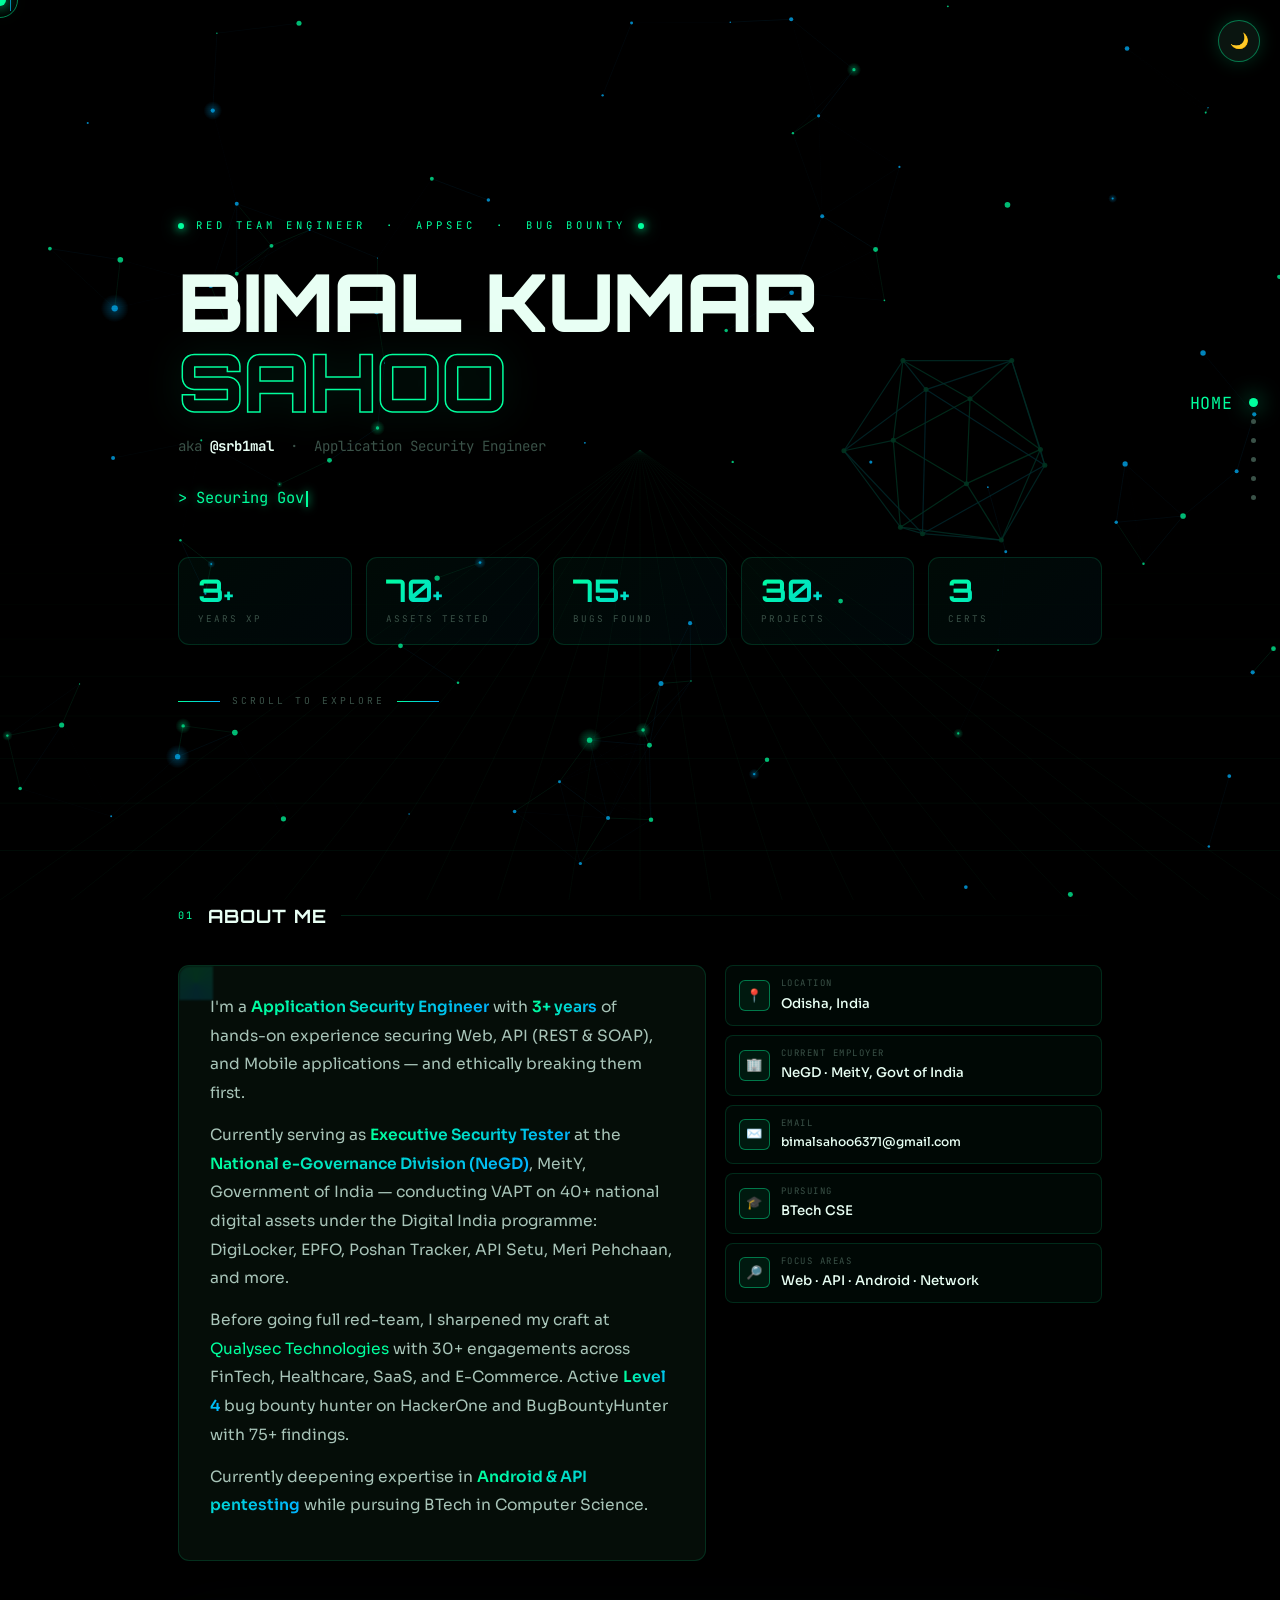
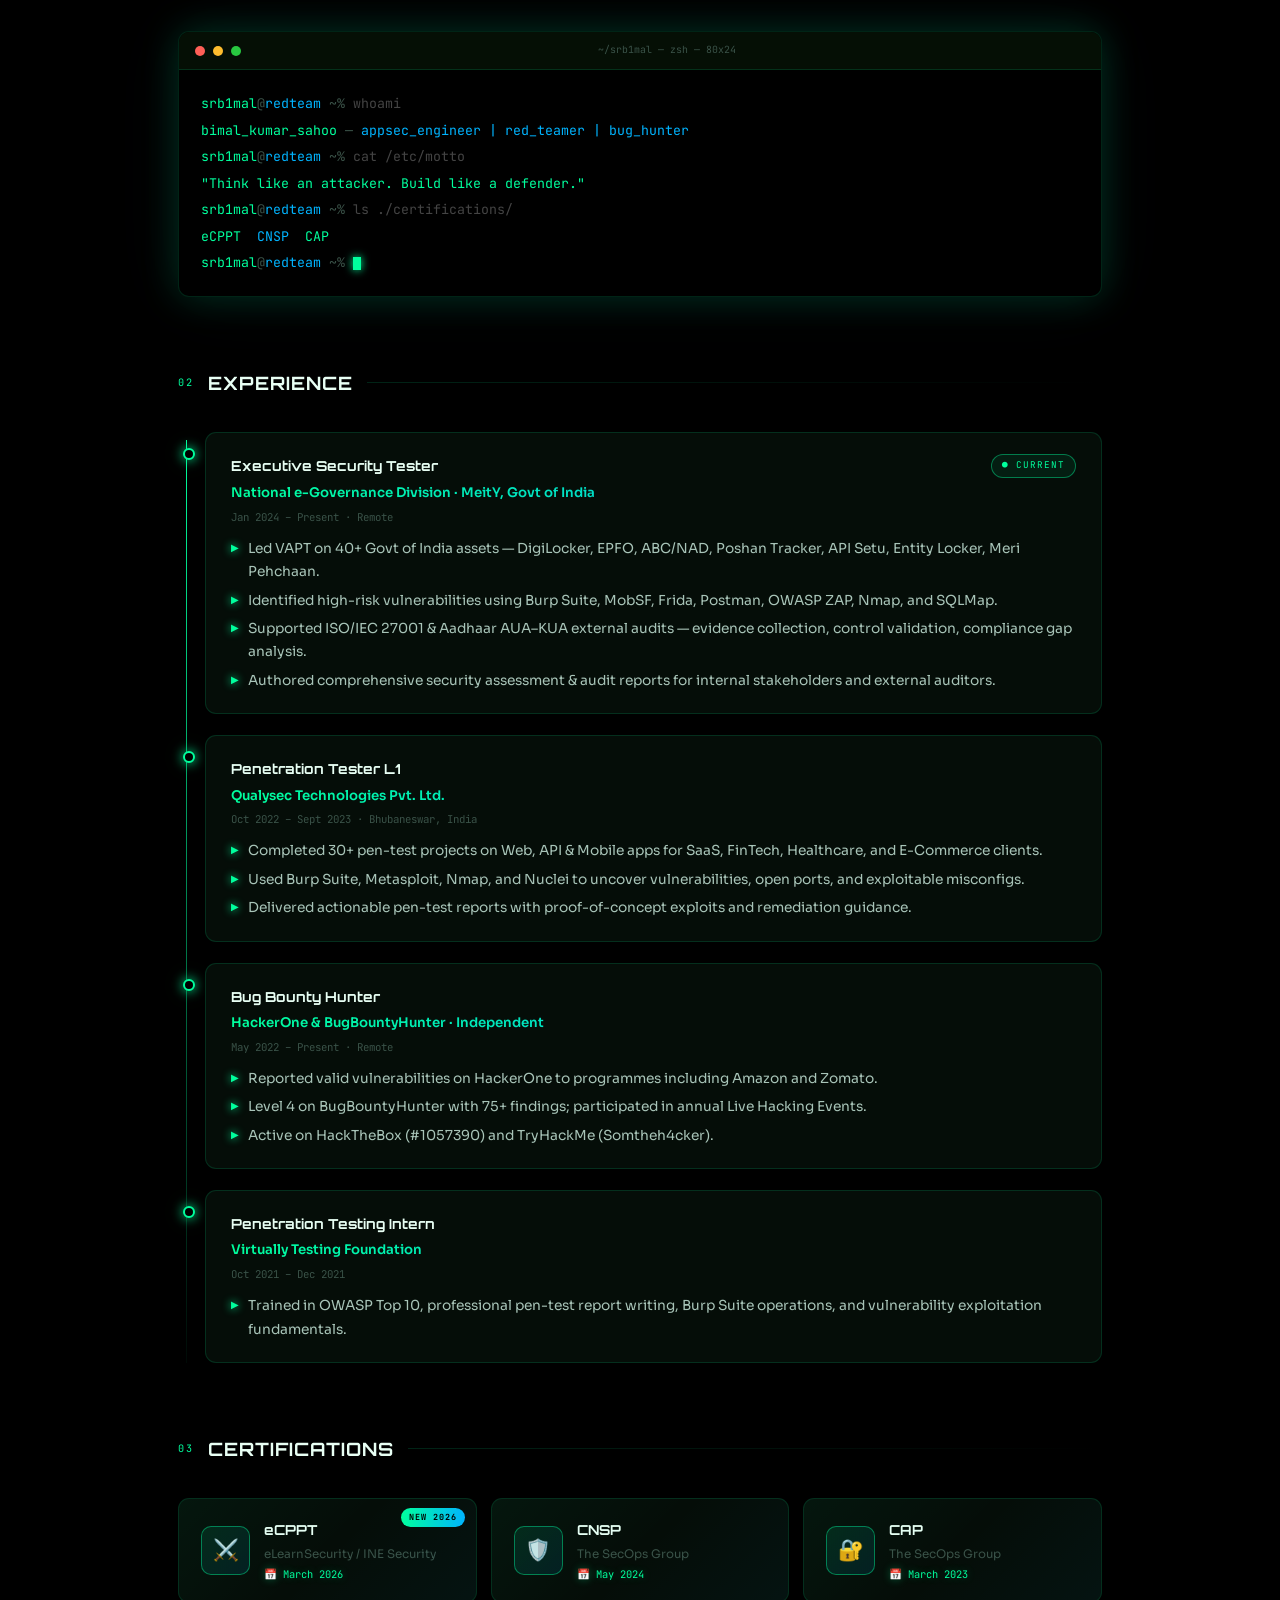
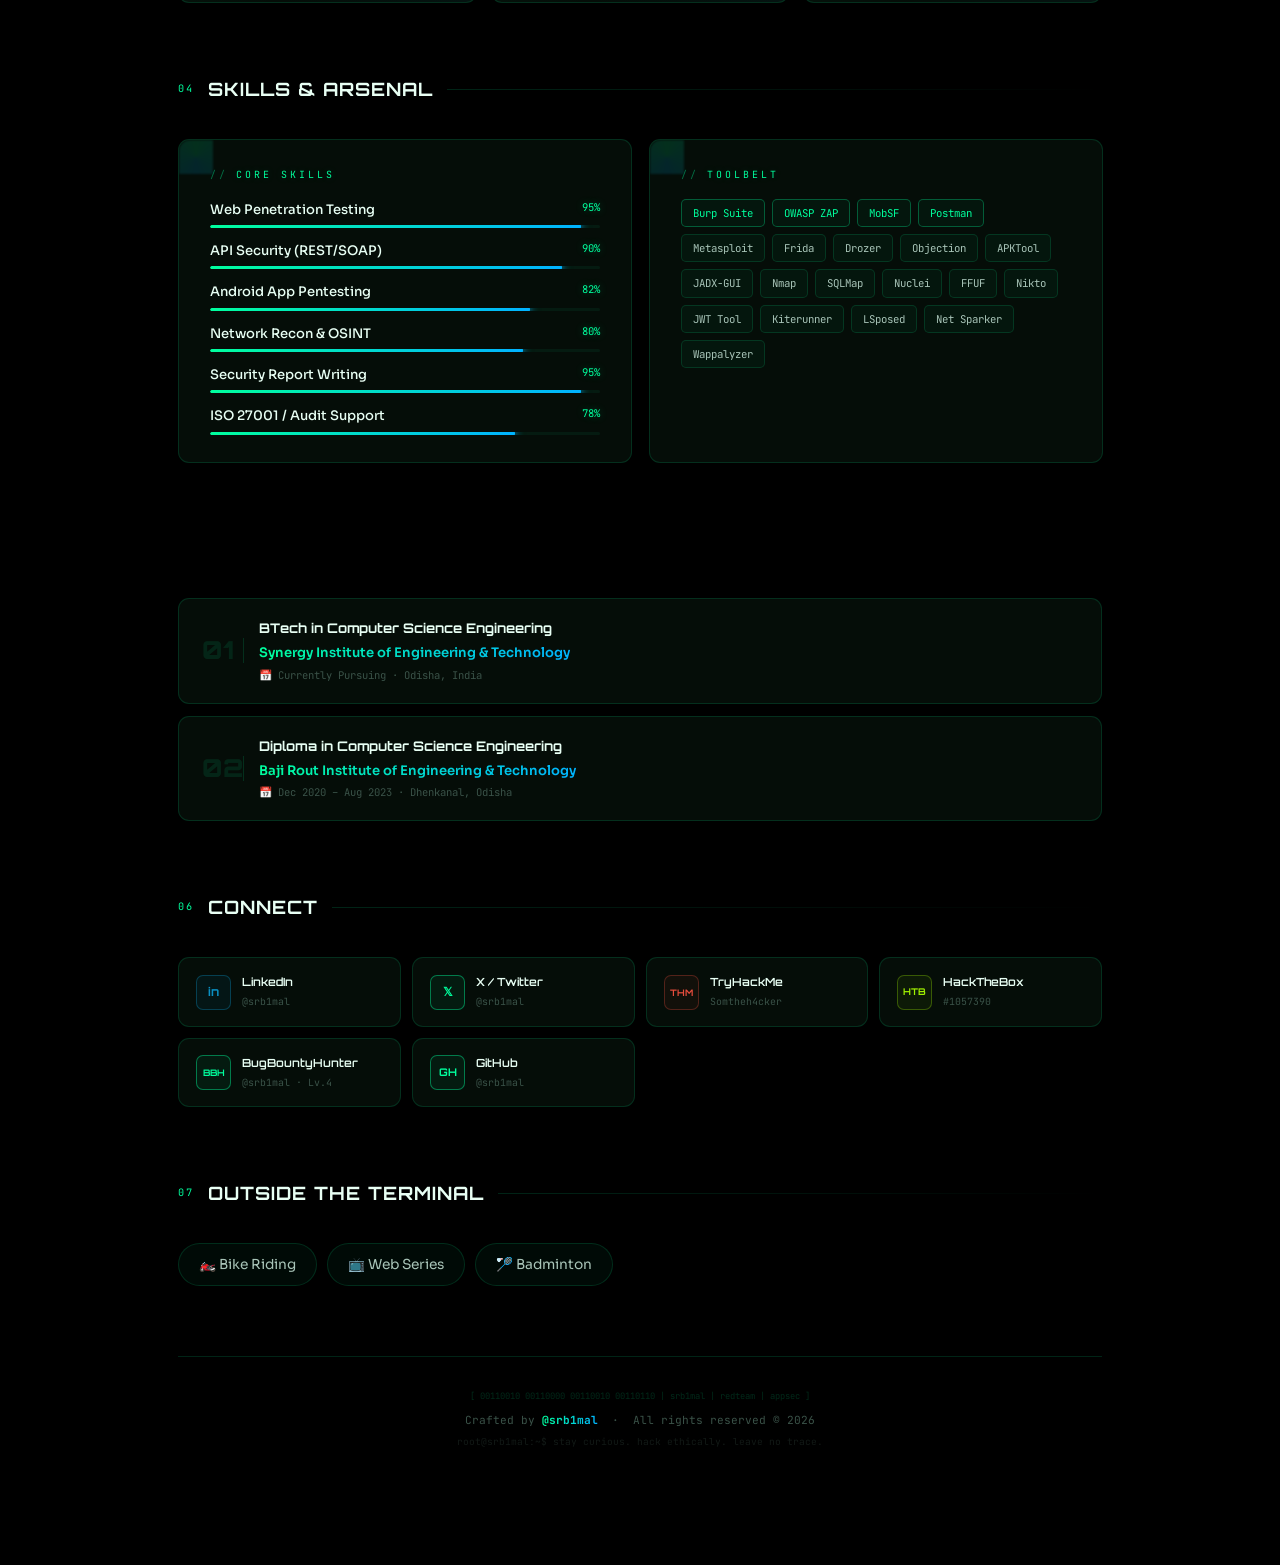
<file: v3/index.html>
<!DOCTYPE html>
<html lang="en" data-theme="dark">
<head>
<meta charset="UTF-8"/><meta name="viewport" content="width=device-width,initial-scale=1.0"/>
<title>Bimal Kumar Sahoo · Penetration Tester</title>
<link rel="preconnect" href="https://fonts.googleapis.com"/>
<link rel="preconnect" href="https://fonts.gstatic.com" crossorigin/>
<link href="https://fonts.googleapis.com/css2?family=Orbitron:wght@400;600;700;900&family=JetBrains+Mono:wght@300;400;500;700&family=Sora:wght@300;400;500;600&display=swap" rel="stylesheet"/>
<style>
:root{--g:#00ff9d;--g2:#00cc7a;--b:#00b4ff;--b2:#0070cc;--gb:#00e5d4;--glo:rgba(0,255,157,.18);--blo:rgba(0,180,255,.14);--bg:#000000;--bg1:#030a06;--bg2:#060f0a;--bg3:#0a1510;--sf:rgba(6,15,10,.88);--bd:rgba(0,255,157,.14);--bhi:rgba(0,255,157,.42);--tx:#a8c4b8;--txm:#3a5248;--txh:#e8fff4;--ffh:'Orbitron',sans-serif;--ffm:'JetBrains Mono',monospace;--ffb:'Sora',sans-serif;--r:11px;--ez:cubic-bezier(.16,1,.3,1)}
[data-theme="light"]{--g:#007a4d;--g2:#005c39;--b:#0055aa;--b2:#003d88;--gb:#006b7a;--glo:rgba(0,122,77,.15);--blo:rgba(0,85,170,.1);--bg:#eef4f1;--bg1:#f8fbf9;--bg2:#ffffff;--bg3:#e4ede9;--sf:rgba(255,255,255,.92);--bd:rgba(0,122,77,.15);--bhi:rgba(0,122,77,.42);--tx:#2a3d35;--txm:#7a9a8a;--txh:#0a1a12}
*,*::before,*::after{box-sizing:border-box;margin:0;padding:0}
html{scroll-behavior:smooth;scrollbar-width:thin;scrollbar-color:var(--g) #000}
html::-webkit-scrollbar{width:3px}html::-webkit-scrollbar-thumb{background:linear-gradient(180deg,var(--g),var(--b));border-radius:2px}
body{background:var(--bg);color:var(--tx);font-family:var(--ffb);font-size:16px;line-height:1.7;overflow-x:hidden;cursor:none;transition:background .5s,color .4s}
#cur{position:fixed;z-index:9999;pointer-events:none;transform:translate(-50%,-50%);width:12px;height:12px;border-radius:50%;background:var(--g);box-shadow:0 0 14px var(--g),0 0 28px var(--glo);transition:width .2s,height .2s,background .2s,box-shadow .2s}
#cur2{position:fixed;z-index:9998;pointer-events:none;transform:translate(-50%,-50%);width:36px;height:36px;border-radius:50%;border:1px solid var(--g);opacity:.5;transition:all .18s var(--ez)}
#cur3{position:fixed;z-index:9997;pointer-events:none;transform:translate(-50%,-50%) rotate(0deg);width:22px;height:22px;border-top:1px solid var(--b);border-right:1px solid var(--b);opacity:.7}
body.ch #cur{width:18px;height:18px;background:var(--b);box-shadow:0 0 20px var(--b),0 0 40px var(--blo)}
body.ch #cur2{width:50px;height:50px;opacity:.22;border-color:var(--b)}
#c-matrix{position:fixed;inset:0;pointer-events:none;z-index:0;opacity:.07;transition:opacity .4s}
#c-part{position:fixed;inset:0;pointer-events:none;z-index:1;opacity:.85}
#c-grid{position:fixed;bottom:0;left:0;right:0;height:50vh;pointer-events:none;z-index:1;opacity:.28}
[data-theme="light"] #c-matrix{opacity:.02}[data-theme="light"] #c-part{opacity:.5}[data-theme="light"] #c-grid{opacity:.12}
body::before{content:'';position:fixed;inset:0;z-index:2;pointer-events:none;background:repeating-linear-gradient(0deg,rgba(0,0,0,.03) 0,rgba(0,0,0,.03) 1px,transparent 1px,transparent 2px)}
[data-theme="light"] body::before{opacity:0}
#boot{position:fixed;inset:0;z-index:10000;background:#000;display:flex;flex-direction:column;align-items:center;justify-content:center;transition:opacity 1s,visibility 1s}
#boot.gone{opacity:0;visibility:hidden;pointer-events:none}
#boot-wrap{width:min(560px,90vw)}
#boot-logo{font-family:var(--ffm);font-size:clamp(.38rem,.9vw,.62rem);color:#0d2a1a;line-height:1.25;margin-bottom:22px;white-space:pre}
.bl{font-family:var(--ffm);font-size:.73rem;color:#1a3a2a;margin-bottom:3px;opacity:0;animation:bfade .22s ease forwards}
.bl .ok{color:#00ff9d}.bl .warn{color:#ffcc00}
@keyframes bfade{from{opacity:0;transform:translateX(-8px)}to{opacity:1;transform:none}}
#bprog{height:1px;background:#0a1a12;overflow:visible;position:relative;margin-bottom:6px;margin-top:14px}
#bbar{height:100%;width:0;background:linear-gradient(90deg,var(--g),var(--b));transition:width .08s linear;position:relative}
#bbar::after{content:'';position:absolute;right:-3px;top:-3px;width:7px;height:7px;background:var(--g);border-radius:50%;box-shadow:0 0 10px var(--g),0 0 20px var(--g)}
#bstatus{font-family:var(--ffm);font-size:.63rem;color:#1a3a2a;letter-spacing:3px;text-transform:uppercase;margin-top:6px}
#tbtn{position:fixed;top:20px;right:20px;z-index:5000;width:42px;height:42px;border-radius:50%;background:var(--bg3);border:1px solid var(--bhi);color:var(--txh);font-size:.95rem;cursor:none;display:flex;align-items:center;justify-content:center;transition:all .3s;box-shadow:0 0 18px var(--glo)}
#tbtn:hover{transform:rotate(30deg);box-shadow:0 0 30px var(--glo),0 0 60px var(--glo)}
#ndots{position:fixed;right:24px;top:50%;transform:translateY(-50%);z-index:4000;display:flex;flex-direction:column;gap:14px;align-items:center}
.nd{width:5px;height:5px;border-radius:50%;background:var(--txm);border:none;cursor:none;transition:all .3s;padding:0;position:relative}
.nd::after{content:attr(data-label);position:absolute;right:14px;top:50%;transform:translateY(-50%);font-family:var(--ffm);font-size:.58rem;color:var(--g);white-space:nowrap;opacity:0;transition:opacity .2s;pointer-events:none}
.nd:hover::after,.nd.on::after{opacity:1}
.nd.on,.nd:hover{background:var(--g);box-shadow:0 0 12px var(--g),0 0 24px var(--glo);transform:scale(1.8)}
@media(max-width:768px){#ndots{display:none}}
.wr{position:relative;z-index:3;max-width:980px;margin:0 auto;padding:0 28px 100px}
.hero{min-height:100vh;display:flex;flex-direction:column;justify-content:center;padding:60px 0 40px;position:relative}
#wire-canvas{position:absolute;right:-60px;top:50%;transform:translateY(-50%);pointer-events:none;opacity:.2;z-index:0}
@media(max-width:768px){#wire-canvas{opacity:.08;right:-80px}}
.hero-inner{position:relative;z-index:1}
.eyebrow{display:inline-flex;align-items:center;gap:12px;font-family:var(--ffm);font-size:.66rem;letter-spacing:4px;text-transform:uppercase;color:var(--g);margin-bottom:26px;opacity:0;animation:sup .7s .3s var(--ez) forwards}
.eyebrow .dot{width:6px;height:6px;border-radius:50%;background:var(--g);box-shadow:0 0 8px var(--g),0 0 16px var(--g);animation:pulse 2s ease-in-out infinite}
@keyframes pulse{0%,100%{transform:scale(1);opacity:1}50%{transform:scale(1.7);opacity:.4}}
.hname{font-family:var(--ffh);font-size:clamp(2.2rem,7vw,5rem);font-weight:900;line-height:1;letter-spacing:-1px;margin-bottom:14px;opacity:0;animation:sup .7s .45s var(--ez) forwards}
.hname .n1{color:var(--txh);display:block}
.hname .n2{color:transparent;-webkit-text-stroke:1.5px var(--g);display:block;filter:drop-shadow(0 0 18px rgba(0,255,157,.4));transition:all .4s}
.hname .n2:hover{color:var(--g);-webkit-text-stroke:0px}
.gl{position:relative;display:inline-block}
.gl::before,.gl::after{content:attr(data-t);position:absolute;inset:0;opacity:0}
.gl::before{color:var(--b);clip-path:polygon(0 0,100% 0,100% 35%,0 35%);animation:ga 6s 2s infinite}
.gl::after{color:var(--g);clip-path:polygon(0 65%,100% 65%,100% 100%,0 100%);animation:gb 6s 2s infinite}
@keyframes ga{0%,88%,100%{opacity:0;transform:none}89%{opacity:.9;transform:translate(-5px,1px)}91%{transform:translate(4px,-2px)}93%{opacity:0}}
@keyframes gb{0%,88%,100%{opacity:0;transform:none}90%{opacity:.9;transform:translate(5px,-1px)}92%{transform:translate(-4px,2px)}94%{opacity:0}}
.hsub{font-family:var(--ffm);font-size:.88rem;color:var(--txm);margin-bottom:26px;opacity:0;animation:sup .7s .6s var(--ez) forwards}
.hsub b{color:var(--txh)}
.htype{font-family:var(--ffm);font-size:.96rem;color:var(--g);margin-bottom:46px;min-height:1.5em;opacity:0;animation:sup .7s .75s var(--ez) forwards;text-shadow:0 0 10px rgba(0,255,157,.4)}
.cr{display:inline-block;width:2px;height:1.1em;background:var(--g);vertical-align:middle;margin-left:2px;animation:crb 1s step-end infinite;box-shadow:0 0 8px var(--g)}
@keyframes crb{50%{opacity:0}}
.stats{display:flex;flex-wrap:wrap;gap:14px;opacity:0;animation:sup .7s .9s var(--ez) forwards}
.st{flex:1;min-width:118px;background:linear-gradient(135deg,rgba(0,255,157,.04),rgba(0,180,255,.04));border:1px solid var(--bd);border-radius:var(--r);padding:17px 19px;position:relative;overflow:hidden;backdrop-filter:blur(12px);transition:all .3s;cursor:default}
.st::before{content:'';position:absolute;top:0;left:0;right:0;height:1px;background:linear-gradient(90deg,transparent,var(--g),var(--b),transparent);transform:scaleX(0);transition:transform .5s}
.st:hover::before{transform:scaleX(1)}
.st:hover{border-color:var(--bhi);box-shadow:0 0 28px var(--glo),0 0 56px rgba(0,180,255,.06)}
.stv{font-family:var(--ffh);font-size:1.95rem;font-weight:700;line-height:1;background:linear-gradient(135deg,var(--g),var(--b));-webkit-background-clip:text;-webkit-text-fill-color:transparent;background-clip:text}
.stl{font-family:var(--ffm);font-size:.58rem;color:var(--txm);letter-spacing:2px;text-transform:uppercase;margin-top:5px}
.shl{display:flex;align-items:center;gap:12px;margin-top:48px;opacity:0;animation:sup .7s 1.1s var(--ez) forwards}
.shl-line{width:42px;height:1px;background:var(--txm);position:relative;overflow:hidden}
.shl-line::after{content:'';position:absolute;inset:0;background:linear-gradient(90deg,var(--g),var(--b));animation:scan 2s 1.5s ease-in-out infinite}
@keyframes scan{0%{transform:translateX(-100%)}100%{transform:translateX(100%)}}
.shl span{font-family:var(--ffm);font-size:.6rem;letter-spacing:3px;color:var(--txm);text-transform:uppercase}
.sh2{display:flex;align-items:center;gap:14px;margin-bottom:34px}
.sn{font-family:var(--ffm);font-size:.64rem;color:var(--g);letter-spacing:2px}
.st2t{font-family:var(--ffh);font-size:1.15rem;font-weight:700;letter-spacing:1px;color:var(--txh)}
.sl2{flex:1;height:1px;background:linear-gradient(90deg,var(--bd),transparent)}
section{margin-bottom:70px}
.card{background:var(--sf);border:1px solid var(--bd);border-radius:var(--r);padding:27px 31px;backdrop-filter:blur(18px);position:relative;overflow:hidden;transition:border-color .3s,box-shadow .3s;will-change:transform}
.card::before{content:'';position:absolute;top:0;left:0;width:34px;height:34px;background:conic-gradient(from 0deg,var(--g),var(--b),var(--g));opacity:.14;border-radius:var(--r) 0 0 0;filter:blur(1px)}
.card::after{content:'';position:absolute;inset:0;background:radial-gradient(ellipse at var(--mx,50%) var(--my,50%),rgba(0,255,157,.055) 0%,transparent 58%);pointer-events:none;opacity:0;transition:opacity .3s}
.card:hover::after{opacity:1}
.card:hover{border-color:var(--bhi);box-shadow:0 0 38px var(--glo),0 0 76px rgba(0,180,255,.05),0 18px 48px rgba(0,0,0,.4)}
.holo::after{content:'';position:absolute;inset:0;border-radius:var(--r);background:linear-gradient(125deg,transparent 20%,rgba(0,255,157,.035) 30%,rgba(0,180,255,.05) 50%,rgba(0,255,157,.035) 70%,transparent 80%);background-size:200% 200%;animation:holoa 4s linear infinite;pointer-events:none}
@keyframes holoa{0%{background-position:200% 50%}100%{background-position:-200% 50%}}
.ag{display:grid;grid-template-columns:1.4fr 1fr;gap:19px}
@media(max-width:700px){.ag{grid-template-columns:1fr}}
.ab{font-size:.97rem;line-height:1.85;color:var(--tx)}
.ab p{margin-bottom:13px}
.ab a{color:var(--g);text-decoration:none;position:relative}
.ab a::after{content:'';position:absolute;bottom:-1px;left:0;right:0;height:1px;background:linear-gradient(90deg,var(--g),var(--b));transform:scaleX(0);transition:transform .3s;transform-origin:left}
.ab a:hover::after{transform:scaleX(1)}
.hl{background:linear-gradient(90deg,var(--g),var(--b));-webkit-background-clip:text;-webkit-text-fill-color:transparent;background-clip:text;font-weight:600}
.ilist{display:flex;flex-direction:column;gap:9px}
.ii{display:flex;align-items:center;gap:11px;background:rgba(0,255,157,.03);border:1px solid var(--bd);border-radius:8px;padding:10px 13px;transition:all .25s;cursor:default}
.ii:hover{border-color:var(--bhi);transform:translateX(5px);background:rgba(0,255,157,.06);box-shadow:0 0 14px var(--glo)}
.iico{width:31px;height:31px;flex-shrink:0;border-radius:6px;background:rgba(0,255,157,.07);border:1px solid var(--bhi);display:flex;align-items:center;justify-content:center;font-size:.82rem}
.ilb{font-family:var(--ffm);font-size:.56rem;color:var(--txm);letter-spacing:1.5px;text-transform:uppercase}
.ivl{font-size:.83rem;color:var(--txh);font-weight:500;margin-top:1px}
.term{background:#000;border:1px solid var(--bd);border-radius:var(--r);overflow:hidden;margin-bottom:70px;box-shadow:0 0 38px var(--glo),0 0 76px rgba(0,180,255,.05)}
.tbar{background:#050f05;padding:10px 16px;display:flex;align-items:center;gap:8px;border-bottom:1px solid var(--bd)}
.td{width:10px;height:10px;border-radius:50%}
.tsep{flex:1;font-family:var(--ffm);font-size:.62rem;color:var(--txm);text-align:center}
.tbody{padding:20px 22px;font-family:var(--ffm);font-size:.83rem;color:#555;line-height:2}
.tbody .p{color:var(--g)}.tbody .k{color:var(--b)}.tbody .v{color:var(--g)}.tbody .s{color:var(--txm)}.tbody .cmd{color:#444}
.tl2{position:relative;padding-left:27px}
.tl2::before{content:'';position:absolute;left:8px;top:8px;bottom:0;width:1px;background:linear-gradient(180deg,var(--g),rgba(0,255,157,.04))}
.tli{position:relative;margin-bottom:21px}
.tdot{position:absolute;left:-22px;top:16px;width:12px;height:12px;border-radius:50%;background:var(--bg);border:2px solid var(--g);box-shadow:0 0 12px var(--g),0 0 24px var(--glo);transition:all .3s}
.tli:hover .tdot{background:var(--g);box-shadow:0 0 20px var(--g),0 0 40px var(--g)}
.tlc{background:var(--sf);border:1px solid var(--bd);border-radius:var(--r);padding:21px 25px;backdrop-filter:blur(14px);transition:all .3s;position:relative;overflow:hidden}
.tlc::before{content:'';position:absolute;left:0;top:0;bottom:0;width:2px;background:linear-gradient(180deg,var(--g),var(--b));opacity:0;transition:opacity .3s}
.tlc:hover::before{opacity:1}
.tlc:hover{border-color:var(--bhi);box-shadow:0 0 22px var(--glo);transform:translateX(5px)}
.tlh{display:flex;flex-wrap:wrap;justify-content:space-between;align-items:flex-start;gap:8px;margin-bottom:4px}
.tlr{font-family:var(--ffh);font-size:.86rem;font-weight:700;color:var(--txh)}
.tlbg{font-family:var(--ffm);font-size:.58rem;padding:3px 10px;border-radius:100px;border:1px solid var(--bhi);color:var(--g);letter-spacing:1px;white-space:nowrap}
.tlbg.live{background:rgba(0,255,157,.07);animation:lv 2s ease-in-out infinite}
@keyframes lv{0%,100%{opacity:1;box-shadow:0 0 8px var(--glo)}50%{opacity:.55;box-shadow:none}}
.tlo{background:linear-gradient(90deg,var(--g),var(--b));-webkit-background-clip:text;-webkit-text-fill-color:transparent;background-clip:text;font-size:.83rem;font-weight:600;margin-bottom:3px}
.tld2{font-family:var(--ffm);font-size:.67rem;color:var(--txm);margin-bottom:11px}
.tlul{list-style:none;display:flex;flex-direction:column;gap:5px}
.tlul li{font-size:.86rem;color:var(--tx);padding-left:17px;position:relative}
.tlul li::before{content:'▶';position:absolute;left:0;color:var(--g);font-size:.62rem;top:3px;text-shadow:0 0 8px var(--g)}
.cg{display:grid;grid-template-columns:repeat(auto-fill,minmax(272px,1fr));gap:14px}
.cc{background:var(--sf);border:1px solid var(--bd);border-radius:var(--r);padding:19px 22px;display:flex;align-items:center;gap:14px;backdrop-filter:blur(14px);transition:all .3s;position:relative;overflow:hidden}
.cc::before{content:'';position:absolute;inset:0;background:linear-gradient(135deg,rgba(0,255,157,.04) 0%,transparent 50%,rgba(0,180,255,.04) 100%);pointer-events:none}
.cc:hover{border-color:var(--bhi);box-shadow:0 0 26px var(--glo);transform:translateY(-4px)}
.cico{width:49px;height:49px;border-radius:10px;flex-shrink:0;display:flex;align-items:center;justify-content:center;font-size:1.3rem;background:linear-gradient(135deg,rgba(0,255,157,.1),rgba(0,180,255,.1));border:1px solid var(--bhi)}
.cnew{position:absolute;top:9px;right:11px;font-family:var(--ffm);font-size:.53rem;background:linear-gradient(90deg,var(--g),var(--b));color:#000;font-weight:700;padding:2px 8px;border-radius:100px;letter-spacing:1px}
.cnm{font-family:var(--ffh);font-size:.86rem;font-weight:700;color:var(--txh);margin-bottom:2px}
.cis{font-size:.74rem;color:var(--txm);margin-bottom:2px}
.cdt{font-family:var(--ffm);font-size:.65rem;color:var(--g);text-shadow:0 0 8px rgba(0,255,157,.3)}
.sg{display:grid;grid-template-columns:1fr 1fr;gap:17px}
@media(max-width:640px){.sg{grid-template-columns:1fr}}
.sgh{font-family:var(--ffm);font-size:.62rem;color:var(--g);letter-spacing:3px;text-transform:uppercase;margin-bottom:15px;display:flex;align-items:center;gap:8px;text-shadow:0 0 10px var(--glo)}
.sgh::before{content:'//';opacity:.4}
.sbars{display:flex;flex-direction:column;gap:12px}
.sbt{display:flex;justify-content:space-between;margin-bottom:4px}
.sbn{font-size:.82rem;color:var(--txh);font-weight:500}
.sbp{font-family:var(--ffm);font-size:.66rem;color:var(--g);text-shadow:0 0 8px rgba(0,255,157,.3)}
.sbbg{height:3px;background:rgba(0,255,157,.06);border-radius:2px;overflow:hidden;position:relative}
.sbf{height:100%;border-radius:2px;background:linear-gradient(90deg,var(--g),var(--b));width:0;transition:width 1.4s var(--ez);position:relative}
.sbf::after{content:'';position:absolute;right:-1px;top:-3px;width:9px;height:9px;border-radius:50%;background:var(--b);box-shadow:0 0 10px var(--b),0 0 20px var(--blo)}
.tags{display:flex;flex-wrap:wrap;gap:7px;margin-top:2px}
.tag{font-family:var(--ffm);font-size:.67rem;padding:4px 11px;border-radius:5px;background:rgba(0,255,157,.04);border:1px solid var(--bd);color:var(--tx);transition:all .2s;cursor:default}
.tag:hover{border-color:var(--g);color:var(--g);box-shadow:0 0 10px var(--glo);background:rgba(0,255,157,.08)}
.tag.hi{border-color:rgba(0,255,157,.3);color:var(--g)}
.ecs{display:flex;flex-direction:column;gap:12px}
.ec{background:var(--sf);border:1px solid var(--bd);border-radius:var(--r);padding:18px 23px;display:flex;align-items:center;gap:15px;backdrop-filter:blur(14px);transition:all .3s}
.ec:hover{border-color:var(--bhi);transform:translateX(6px);box-shadow:0 0 18px var(--glo)}
.enum{font-family:var(--ffh);font-size:1.55rem;font-weight:900;color:rgba(0,255,157,.1);flex-shrink:0;width:42px;text-align:center;border-right:1px solid var(--bd);padding-right:15px;line-height:1}
.edeg{font-family:var(--ffh);font-size:.83rem;font-weight:700;color:var(--txh);margin-bottom:3px}
.ein{background:linear-gradient(90deg,var(--g),var(--b));-webkit-background-clip:text;-webkit-text-fill-color:transparent;background-clip:text;font-size:.82rem;font-weight:600;margin-bottom:2px}
.em{font-family:var(--ffm);font-size:.66rem;color:var(--txm)}
.cong{display:grid;grid-template-columns:repeat(auto-fill,minmax(185px,1fr));gap:11px}
.soc{background:var(--sf);border:1px solid var(--bd);border-radius:var(--r);padding:15px 17px;text-decoration:none;display:flex;align-items:center;gap:11px;backdrop-filter:blur(14px);transition:all .3s;position:relative;overflow:hidden}
.soc::after{content:'';position:absolute;inset:0;background:linear-gradient(135deg,rgba(0,255,157,.04),transparent 50%,rgba(0,180,255,.04));opacity:0;transition:opacity .3s;pointer-events:none}
.soc:hover::after{opacity:1}
.soc:hover{border-color:var(--bhi);transform:translateY(-3px);box-shadow:0 0 18px var(--glo)}
.sico{width:35px;height:35px;border-radius:7px;flex-shrink:0;display:flex;align-items:center;justify-content:center;font-size:.74rem;font-weight:700;background:rgba(0,255,157,.06);border:1px solid var(--bhi);color:var(--g);font-family:var(--ffh)}
.snm{font-family:var(--ffh);font-size:.7rem;font-weight:600;color:var(--txh);margin-bottom:2px}
.shdl{font-family:var(--ffm);font-size:.62rem;color:var(--txm)}
.hrow{display:flex;flex-wrap:wrap;gap:10px}
.hob{display:flex;align-items:center;gap:9px;background:rgba(0,255,157,.04);border:1px solid var(--bd);border-radius:100px;padding:9px 20px;font-size:.86rem;transition:all .3s;cursor:default;backdrop-filter:blur(8px)}
.hob:hover{border-color:var(--bhi);box-shadow:0 0 14px var(--glo);transform:scale(1.04);background:rgba(0,255,157,.08)}
footer{text-align:center;padding:34px 0 15px;border-top:1px solid var(--bd);font-family:var(--ffm);font-size:.7rem;color:var(--txm)}
footer b{background:linear-gradient(90deg,var(--g),var(--b));-webkit-background-clip:text;-webkit-text-fill-color:transparent;background-clip:text}
.ascii{font-size:.55rem;color:rgba(0,255,157,.16);line-height:1.25;margin-bottom:9px;display:block}
@keyframes sup{from{opacity:0;transform:translateY(24px)}to{opacity:1;transform:none}}
.rv{opacity:0;transform:translateY(24px);transition:opacity .7s var(--ez),transform .7s var(--ez)}
.rv.in{opacity:1;transform:none}
.rv.d1{transition-delay:.1s}.rv.d2{transition-delay:.2s}.rv.d3{transition-delay:.3s}
@media(max-width:680px){.wr{padding:0 15px 80px}.hname{font-size:2.1rem}.card,.tlc,.cc{padding:16px 14px}}
</style>
</head>
<body>
<div id="cur"></div><div id="cur2"></div><div id="cur3"></div>
<div id="boot">
  <div id="boot-wrap">
    <pre id="boot-logo">
 ██████╗ ███████╗██████╗ ████████╗███████╗ █████╗ ███╗░░░███╗
 ██╔══██╗██╔════╝██╔══██╗╚══██╔══╝██╔════╝██╔══██╗████╗░████║
 ██████╔╝█████╗░░██║░░██║░░░██║░░░█████╗░░███████║██╔████╔██║
 ██╔══██╗██╔══╝░░██║░░██║░░░██║░░░██╔══╝░░██╔══██║██║╚██╔╝██║
 ██║░░██║███████╗██████╔╝░░░██║░░░███████╗██║░░██║██║░╚═╝░██║
 ╚═╝░░╚═╝╚══════╝╚═════╝░░░╚═╝░░░╚══════╝╚═╝░░╚═╝╚═╝░░░░░╚═╝</pre>
    <div id="boot-lines"></div>
    <div id="bprog"><div id="bbar"></div></div>
    <div id="bstatus">BOOTING SYSTEM...</div>
  </div>
</div>
<canvas id="c-matrix"></canvas>
<canvas id="c-part"></canvas>
<canvas id="c-grid"></canvas>
<button id="tbtn" aria-label="Toggle theme">🌙</button>
<div id="ndots">
  <button class="nd on" data-s="hero" data-label="HOME"></button>
  <button class="nd" data-s="about" data-label="ABOUT"></button>
  <button class="nd" data-s="exp" data-label="EXPERIENCE"></button>
  <button class="nd" data-s="certs" data-label="CERTS"></button>
  <button class="nd" data-s="skills" data-label="SKILLS"></button>
  <button class="nd" data-s="connect" data-label="CONNECT"></button>
</div>
<div class="wr">
  <header class="hero" id="hero">
    <canvas id="wire-canvas" width="420" height="420"></canvas>
    <div class="hero-inner">
      <div class="eyebrow"><div class="dot"></div>Red Team Engineer &nbsp;·&nbsp; AppSec &nbsp;·&nbsp; Bug Bounty<div class="dot"></div></div>
      <h1 class="hname">
        <span class="n1 gl" data-t="BIMAL KUMAR">BIMAL KUMAR</span>
        <span class="n2 gl" data-t="SAHOO">SAHOO</span>
      </h1>
      <p class="hsub">aka <b>@srb1mal</b> &nbsp;·&nbsp; Application Security Engineer</p>
      <div class="htype"><span id="tt"></span><span class="cr"></span></div>
      <div class="stats">
        <div class="st"><div class="stv"><span class="cnt" data-t="3">0</span><span style="font-size:1.3rem">+</span></div><div class="stl">Years XP</div></div>
        <div class="st"><div class="stv"><span class="cnt" data-t="70">0</span><span style="font-size:1.3rem">+</span></div><div class="stl">Assets Tested</div></div>
        <div class="st"><div class="stv"><span class="cnt" data-t="75">0</span><span style="font-size:1.3rem">+</span></div><div class="stl">Bugs Found</div></div>
        <div class="st"><div class="stv"><span class="cnt" data-t="30">0</span><span style="font-size:1.3rem">+</span></div><div class="stl">Projects</div></div>
        <div class="st"><div class="stv"><span class="cnt" data-t="3">0</span></div><div class="stl">Certs</div></div>
      </div>
      <div class="shl"><div class="shl-line"></div><span>Scroll to explore</span><div class="shl-line"></div></div>
    </div>
  </header>
  <section id="about">
    <div class="sh2 rv"><span class="sn">01</span><h2 class="st2t">ABOUT ME</h2><div class="sl2"></div></div>
    <div class="ag">
      <div class="card holo rv">
        <div class="ab">
          <p>I'm a <span class="hl">Application Security Engineer</span> with <span class="hl">3+ years</span> of hands-on experience securing Web, API (REST &amp; SOAP), and Mobile applications — and ethically breaking them first.</p>
          <p>Currently serving as <span class="hl">Executive Security Tester</span> at the <span class="hl">National e-Governance Division (NeGD)</span>, MeitY, Government of India — conducting VAPT on 40+ national digital assets under the Digital India programme: DigiLocker, EPFO, Poshan Tracker, API Setu, Meri Pehchaan, and more.</p>
          <p>Before going full red-team, I sharpened my craft at <a href="https://qualysec.com" target="_blank">Qualysec Technologies</a> with 30+ engagements across FinTech, Healthcare, SaaS, and E-Commerce. Active <span class="hl">Level 4</span> bug bounty hunter on HackerOne and BugBountyHunter with 75+ findings.</p>
          <p>Currently deepening expertise in <span class="hl">Android &amp; API pentesting</span> while pursuing BTech in Computer Science.</p>
        </div>
      </div>
      <div class="ilist rv d2">
        <div class="ii"><div class="iico">📍</div><div><div class="ilb">Location</div><div class="ivl">Odisha, India</div></div></div>
        <div class="ii"><div class="iico">🏢</div><div><div class="ilb">Current Employer</div><div class="ivl">NeGD · MeitY, Govt of India</div></div></div>
        <div class="ii"><div class="iico">✉️</div><div><div class="ilb">Email</div><div class="ivl" style="font-size:.76rem">bimalsahoo6371@gmail.com</div></div></div>
        <div class="ii"><div class="iico">🎓</div><div><div class="ilb">Pursuing</div><div class="ivl">BTech CSE</div></div></div>
        <div class="ii"><div class="iico">🔎</div><div><div class="ilb">Focus Areas</div><div class="ivl">Web · API · Android · Network</div></div></div>
      </div>
    </div>
  </section>
  <div class="term rv">
    <div class="tbar">
      <div class="td" style="background:#ff5f57"></div><div class="td" style="background:#febc2e"></div><div class="td" style="background:#28c840"></div>
      <div class="tsep">~/srb1mal — zsh — 80x24</div>
    </div>
    <div class="tbody">
      <div><span class="p">srb1mal</span><span class="s">@</span><span class="k">redteam</span><span class="s"> ~% </span><span class="cmd">whoami</span></div>
      <div><span class="v">bimal_kumar_sahoo</span> <span class="s">—</span> <span class="k">appsec_engineer | red_teamer | bug_hunter</span></div>
      <div><span class="p">srb1mal</span><span class="s">@</span><span class="k">redteam</span><span class="s"> ~% </span><span class="cmd">cat /etc/motto</span></div>
      <div><span class="v">"Think like an attacker. Build like a defender."</span></div>
      <div><span class="p">srb1mal</span><span class="s">@</span><span class="k">redteam</span><span class="s"> ~% </span><span class="cmd">ls ./certifications/</span></div>
      <div><span class="v">eCPPT</span>&nbsp;&nbsp;<span class="k">CNSP</span>&nbsp;&nbsp;<span class="v">CAP</span></div>
      <div><span class="p">srb1mal</span><span class="s">@</span><span class="k">redteam</span><span class="s"> ~% </span><span style="display:inline-block;width:8px;height:1em;background:var(--g);vertical-align:middle;animation:crb 1s step-end infinite;box-shadow:0 0 8px var(--g)"></span></div>
    </div>
  </div>
  <section id="exp">
    <div class="sh2 rv"><span class="sn">02</span><h2 class="st2t">EXPERIENCE</h2><div class="sl2"></div></div>
    <div class="tl2">
      <div class="tli rv"><div class="tdot"></div>
        <div class="tlc"><div class="tlh"><span class="tlr">Executive Security Tester</span><span class="tlbg live">● CURRENT</span></div>
          <div class="tlo">National e-Governance Division · MeitY, Govt of India</div><div class="tld2">Jan 2024 – Present · Remote</div>
          <ul class="tlul"><li>Led VAPT on 40+ Govt of India assets — DigiLocker, EPFO, ABC/NAD, Poshan Tracker, API Setu, Entity Locker, Meri Pehchaan.</li><li>Identified high-risk vulnerabilities using Burp Suite, MobSF, Frida, Postman, OWASP ZAP, Nmap, and SQLMap.</li><li>Supported ISO/IEC 27001 &amp; Aadhaar AUA–KUA external audits — evidence collection, control validation, compliance gap analysis.</li><li>Authored comprehensive security assessment &amp; audit reports for internal stakeholders and external auditors.</li></ul>
        </div></div>
      <div class="tli rv d1"><div class="tdot"></div>
        <div class="tlc"><div class="tlh"><span class="tlr">Penetration Tester L1</span></div>
          <div class="tlo">Qualysec Technologies Pvt. Ltd.</div><div class="tld2">Oct 2022 – Sept 2023 · Bhubaneswar, India</div>
          <ul class="tlul"><li>Completed 30+ pen-test projects on Web, API &amp; Mobile apps for SaaS, FinTech, Healthcare, and E-Commerce clients.</li><li>Used Burp Suite, Metasploit, Nmap, and Nuclei to uncover vulnerabilities, open ports, and exploitable misconfigs.</li><li>Delivered actionable pen-test reports with proof-of-concept exploits and remediation guidance.</li></ul>
        </div></div>
      <div class="tli rv d2"><div class="tdot"></div>
        <div class="tlc"><div class="tlh"><span class="tlr">Bug Bounty Hunter</span></div>
          <div class="tlo">HackerOne &amp; BugBountyHunter · Independent</div><div class="tld2">May 2022 – Present · Remote</div>
          <ul class="tlul"><li>Reported valid vulnerabilities on HackerOne to programmes including Amazon and Zomato.</li><li>Level 4 on BugBountyHunter with 75+ findings; participated in annual Live Hacking Events.</li><li>Active on HackTheBox (#1057390) and TryHackMe (Somtheh4cker).</li></ul>
        </div></div>
      <div class="tli rv d3"><div class="tdot"></div>
        <div class="tlc"><div class="tlh"><span class="tlr">Penetration Testing Intern</span></div>
          <div class="tlo">Virtually Testing Foundation</div><div class="tld2">Oct 2021 – Dec 2021</div>
          <ul class="tlul"><li>Trained in OWASP Top 10, professional pen-test report writing, Burp Suite operations, and vulnerability exploitation fundamentals.</li></ul>
        </div></div>
    </div>
  </section>
  <section id="certs">
    <div class="sh2 rv"><span class="sn">03</span><h2 class="st2t">CERTIFICATIONS</h2><div class="sl2"></div></div>
    <div class="cg">
      <div class="cc rv"><span class="cnew">NEW 2026</span><div class="cico">⚔️</div><div><div class="cnm">eCPPT</div><div class="cis">eLearnSecurity / INE Security</div><div class="cdt">📅 March 2026</div></div></div>
      <div class="cc rv d1"><div class="cico">🛡️</div><div><div class="cnm">CNSP</div><div class="cis">The SecOps Group</div><div class="cdt">📅 May 2024</div></div></div>
      <div class="cc rv d2"><div class="cico">🔐</div><div><div class="cnm">CAP</div><div class="cis">The SecOps Group</div><div class="cdt">📅 March 2023</div></div></div>
    </div>
  </section>
  <section id="skills">
    <div class="sh2 rv"><span class="sn">04</span><h2 class="st2t">SKILLS &amp; ARSENAL</h2><div class="sl2"></div></div>
    <div class="sg">
      <div class="card rv">
        <div class="sgh">Core Skills</div>
        <div class="sbars">
          <div><div class="sbt"><span class="sbn">Web Penetration Testing</span><span class="sbp">95%</span></div><div class="sbbg"><div class="sbf" data-w="95"></div></div></div>
          <div><div class="sbt"><span class="sbn">API Security (REST/SOAP)</span><span class="sbp">90%</span></div><div class="sbbg"><div class="sbf" data-w="90"></div></div></div>
          <div><div class="sbt"><span class="sbn">Android App Pentesting</span><span class="sbp">82%</span></div><div class="sbbg"><div class="sbf" data-w="82"></div></div></div>
          <div><div class="sbt"><span class="sbn">Network Recon &amp; OSINT</span><span class="sbp">80%</span></div><div class="sbbg"><div class="sbf" data-w="80"></div></div></div>
          <div><div class="sbt"><span class="sbn">Security Report Writing</span><span class="sbp">95%</span></div><div class="sbbg"><div class="sbf" data-w="95"></div></div></div>
          <div><div class="sbt"><span class="sbn">ISO 27001 / Audit Support</span><span class="sbp">78%</span></div><div class="sbbg"><div class="sbf" data-w="78"></div></div></div>
        </div>
      </div>
      <div class="card rv d1">
        <div class="sgh">Toolbelt</div>
        <div class="tags">
          <span class="tag hi">Burp Suite</span><span class="tag hi">OWASP ZAP</span><span class="tag hi">MobSF</span><span class="tag hi">Postman</span>
          <span class="tag">Metasploit</span><span class="tag">Frida</span><span class="tag">Drozer</span><span class="tag">Objection</span>
          <span class="tag">APKTool</span><span class="tag">JADX-GUI</span><span class="tag">Nmap</span><span class="tag">SQLMap</span>
          <span class="tag">Nuclei</span><span class="tag">FFUF</span><span class="tag">Nikto</span><span class="tag">JWT Tool</span>
          <span class="tag">Kiterunner</span><span class="tag">LSposed</span><span class="tag">Net Sparker</span><span class="tag">Wappalyzer</span>
        </div>
      </div>
    </div>
  </section>
  <section>
    <div class="sh2 rv"><span class="sn">05</span><h2 class="st2t">EDUCATION</h2><div class="sl2"></div></div>
    <div class="ecs">
      <div class="ec rv"><div class="enum">01</div><div><div class="edeg">BTech in Computer Science Engineering</div><div class="ein">Synergy Institute of Engineering &amp; Technology</div><div class="em">📅 Currently Pursuing · Odisha, India</div></div></div>
      <div class="ec rv d1"><div class="enum">02</div><div><div class="edeg">Diploma in Computer Science Engineering</div><div class="ein">Baji Rout Institute of Engineering &amp; Technology</div><div class="em">📅 Dec 2020 – Aug 2023 · Dhenkanal, Odisha</div></div></div>
    </div>
  </section>
  <section id="connect">
    <div class="sh2 rv"><span class="sn">06</span><h2 class="st2t">CONNECT</h2><div class="sl2"></div></div>
    <div class="cong">
      <a class="soc rv" href="https://www.linkedin.com/in/srb1mal" target="_blank"><div class="sico" style="color:#0a8fc2;border-color:rgba(10,143,194,.35);background:rgba(10,143,194,.08)">in</div><div><div class="snm">LinkedIn</div><div class="shdl">@srb1mal</div></div></a>
      <a class="soc rv d1" href="https://www.x.com/srb1mal" target="_blank"><div class="sico">𝕏</div><div><div class="snm">X / Twitter</div><div class="shdl">@srb1mal</div></div></a>
      <a class="soc rv d2" href="https://tryhackme.com/p/Somtheh4cker" target="_blank"><div class="sico" style="color:#e84d3d;border-color:rgba(232,77,61,.3);background:rgba(232,77,61,.06);font-size:.56rem">THM</div><div><div class="snm">TryHackMe</div><div class="shdl">Somtheh4cker</div></div></a>
      <a class="soc rv d3" href="https://app.hackthebox.com/profile/1057390" target="_blank"><div class="sico" style="color:#9fef00;border-color:rgba(159,239,0,.3);background:rgba(159,239,0,.06);font-size:.58rem">HTB</div><div><div class="snm">HackTheBox</div><div class="shdl">#1057390</div></div></a>
      <a class="soc rv" href="https://www.bugbountyhunter.com/hunter/srb1mal" target="_blank"><div class="sico" style="font-size:.56rem">BBH</div><div><div class="snm">BugBountyHunter</div><div class="shdl">@srb1mal · Lv.4</div></div></a>
      <a class="soc rv d1" href="https://github.com/srb1mal" target="_blank"><div class="sico" style="font-size:.66rem">GH</div><div><div class="snm">GitHub</div><div class="shdl">@srb1mal</div></div></a>
    </div>
  </section>
  <section>
    <div class="sh2 rv"><span class="sn">07</span><h2 class="st2t">OUTSIDE THE TERMINAL</h2><div class="sl2"></div></div>
    <div class="hrow rv"><div class="hob">🏍️ Bike Riding</div><div class="hob">📺 Web Series</div><div class="hob">🏸 Badminton</div></div>
  </section>
  <footer class="rv">
    <span class="ascii">[ 00110010 00110000 00110010 00110110 | srb1mal | redteam | appsec ]</span>
    <p>Crafted by <b>@srb1mal</b> &nbsp;·&nbsp; All rights reserved © 2026</p>
    <p style="margin-top:4px;font-size:.6rem;opacity:.3">root@srb1mal:~$ stay curious. hack ethically. leave no trace.</p>
  </footer>
</div>
<script>
const BL=[{t:'[  0.001] Initialising kernel ring buffer...',s:'ok'},{t:'[  0.014] Loading net_sec.ko module...',s:'ok'},{t:'[  0.027] Mounting encrypted /dev/tools...',s:'ok'},{t:'[  0.039] Probing wireless adapters (monitor mode)...',s:'warn'},{t:'[  0.052] Loading OWASP vulnerability database...',s:'ok'},{t:'[  0.065] Establishing NeGD secure tunnel [AES-256]...',s:'ok'},{t:'[  0.079] Decrypting identity: srb1mal...',s:'ok'},{t:'[  0.092] Portfolio loaded. Access granted.',s:'ok'}];
const blines=document.getElementById('boot-lines'),bbar=document.getElementById('bbar'),bst=document.getElementById('bstatus');
let bi=0;
function nb(){if(bi>=BL.length){bbar.style.width='100%';bst.textContent='ACCESS GRANTED';bst.style.color='#00ff9d';bst.style.textShadow='0 0 20px #00ff9d';setTimeout(()=>{document.getElementById('boot').classList.add('gone');startAll();},700);return;}const d=document.createElement('div');d.className='bl';d.innerHTML=BL[bi].t+' <span class="'+BL[bi].s+'">['+BL[bi].s.toUpperCase()+']</span>';d.style.animationDelay='0s';blines.appendChild(d);bbar.style.width=((bi+1)/BL.length*100)+'%';bi++;setTimeout(nb,bi===1?160:100);}nb();
(function(){const c=document.getElementById('c-matrix'),ctx=c.getContext('2d');let W,H,cols,drops;const ch2='アイウエオカキクケコサシスセソタチツテトナニヌネノ0123456789ABCDEF<>/\\|{}[]';function init(){W=c.width=innerWidth;H=c.height=innerHeight;cols=Math.floor(W/18);drops=Array(cols).fill(0).map(()=>-Math.random()*50);}init();addEventListener('resize',init);setInterval(()=>{ctx.fillStyle='rgba(0,0,0,.04)';ctx.fillRect(0,0,W,H);ctx.font='13px JetBrains Mono,monospace';drops.forEach((y,i)=>{const c2=ch2[Math.floor(Math.random()*ch2.length)];const br=Math.random();ctx.fillStyle=br>.95?`rgba(255,255,255,${br})`:`rgba(0,255,157,${br*.55+.08})`;ctx.fillText(c2,i*18,y*18);drops[i]=y*18>H&&Math.random()>.975?0:y+.5;});},50);})();
(function(){const c=document.getElementById('c-part'),ctx=c.getContext('2d');let W,H,pts;function resize(){W=c.width=innerWidth;H=c.height=innerHeight;}resize();addEventListener('resize',()=>{resize();mk();});function mk(){pts=Array.from({length:95},()=>({x:Math.random()*W,y:Math.random()*H,vx:(Math.random()-.5)*.44,vy:(Math.random()-.5)*.44,r:Math.random()*2.4+.5,col:Math.random()>.5?'0,255,157':'0,180,255',glow:Math.random()>.78,pulse:Math.random()*Math.PI*2,ps:Math.random()*.022+.006}));}mk();let mx2=innerWidth/2,my2=innerHeight/2;addEventListener('mousemove',e=>{mx2=e.clientX;my2=e.clientY;});function draw(){ctx.clearRect(0,0,W,H);const dk=document.documentElement.dataset.theme!=='light';pts.forEach(p=>{p.x+=p.vx;p.y+=p.vy;if(p.x<0)p.x=W;if(p.x>W)p.x=0;if(p.y<0)p.y=H;if(p.y>H)p.y=0;p.pulse+=p.ps;const pr=Math.max(0.001,p.r+(p.glow?Math.sin(p.pulse)*.9:0));const ddx=p.x-mx2,ddy=p.y-my2,dd=Math.sqrt(ddx*ddx+ddy*ddy);if(dd<130){p.vx+=ddx/dd*.016;p.vy+=ddy/dd*.016;}const sp=Math.sqrt(p.vx*p.vx+p.vy*p.vy);if(sp>.75){p.vx/=sp*.75;p.vy/=sp*.75;}ctx.beginPath();ctx.arc(p.x,p.y,pr,0,Math.PI*2);ctx.fillStyle=`rgba(${p.col},${dk?.88:.62})`;ctx.fill();if(p.glow){const gr=ctx.createRadialGradient(p.x,p.y,0,p.x,p.y,pr*4.5);gr.addColorStop(0,`rgba(${p.col},.38)`);gr.addColorStop(1,`rgba(${p.col},0)`);ctx.beginPath();ctx.arc(p.x,p.y,Math.max(0.001,pr*4.5),0,Math.PI*2);ctx.fillStyle=gr;ctx.fill();}});for(let i=0;i<pts.length;i++){for(let j=i+1;j<pts.length;j++){const dx2=pts[i].x-pts[j].x,dy2=pts[i].y-pts[j].y,d=Math.sqrt(dx2*dx2+dy2*dy2);if(d<115){const al=(1-d/115)*(dk?.24:.14);const mc=d>57?'0,180,255':'0,255,157';ctx.beginPath();ctx.moveTo(pts[i].x,pts[i].y);ctx.lineTo(pts[j].x,pts[j].y);ctx.strokeStyle=`rgba(${mc},${al})`;ctx.lineWidth=.7;ctx.stroke();}}}requestAnimationFrame(draw);}draw();})();
(function(){const c=document.getElementById('c-grid'),ctx=c.getContext('2d');let W,H,off=0;function resize(){W=c.width=innerWidth;H=c.height=c.offsetHeight;}resize();addEventListener('resize',resize);function draw(){ctx.clearRect(0,0,W,H);const dk=document.documentElement.dataset.theme!=='light';const col=dk?'0,255,157':'0,122,77';const rows=15,cols2=18,step=W/cols2;off=(off+.28)%step;for(let i=0;i<=cols2;i++){const bx=i*step;ctx.beginPath();ctx.moveTo(W/2,0);ctx.lineTo(bx,H);ctx.strokeStyle=`rgba(${col},${dk?.18:.1})`;ctx.lineWidth=.7;ctx.stroke();}for(let i=0;i<rows;i++){const t=Math.pow((i+off/step)/rows,1.7);const y=t*H;const al=t*(dk?.28:.16);ctx.beginPath();ctx.moveTo(0,y);ctx.lineTo(W,y);ctx.strokeStyle=`rgba(${col},${al})`;ctx.lineWidth=.7;ctx.stroke();}requestAnimationFrame(draw);}draw();})();
(function(){const c=document.getElementById('wire-canvas'),ctx=c.getContext('2d');const phi=(1+Math.sqrt(5))/2;const verts=[[-1,phi,0],[1,phi,0],[-1,-phi,0],[1,-phi,0],[0,-1,phi],[0,1,phi],[0,-1,-phi],[0,1,-phi],[phi,0,-1],[phi,0,1],[-phi,0,-1],[-phi,0,1]].map(v=>{const l=Math.sqrt(v[0]**2+v[1]**2+v[2]**2);return v.map(n=>n/l*1.6);});const edges=[[0,1],[0,5],[0,7],[0,10],[0,11],[1,5],[1,7],[1,8],[1,9],[2,3],[2,4],[2,6],[2,10],[2,11],[3,4],[3,6],[3,8],[3,9],[4,5],[4,9],[4,11],[5,9],[5,11],[6,7],[6,8],[6,10],[7,8],[7,10],[8,9],[10,11]];let rx=0,ry=0,rz=0;function proj([x,y,z]){const fov=320,z2=z+5;return[210+x*fov/z2,210+y*fov/z2,z];}function rX([x,y,z],a){return[x,y*Math.cos(a)-z*Math.sin(a),y*Math.sin(a)+z*Math.cos(a)];}function rY([x,y,z],a){return[x*Math.cos(a)+z*Math.sin(a),y,-x*Math.sin(a)+z*Math.cos(a)];}function rZ([x,y,z],a){return[x*Math.cos(a)-y*Math.sin(a),x*Math.sin(a)+y*Math.cos(a),z];}(function loop(){ctx.clearRect(0,0,420,420);rx+=.004;ry+=.007;rz+=.002;const dk=document.documentElement.dataset.theme!=='light';const tv=verts.map(v=>proj(rZ(rY(rX(v,rx),ry),rz)));edges.forEach(([a,b])=>{const [ax,ay,az]=tv[a],[bx,by]=tv[b];const t=Math.max(0,Math.min(1,(az+tv[b][2]+4)/6));const g2=Math.round(t*255+(1-t)*180),b2=Math.round(t*157+(1-t)*255);ctx.beginPath();ctx.moveTo(ax,ay);ctx.lineTo(bx,by);ctx.strokeStyle=dk?`rgba(0,${g2},${b2},.8)`:`rgba(0,${Math.round(g2/2)},${Math.round(b2/2)},.7)`;ctx.lineWidth=1.2;ctx.stroke();});tv.forEach(([x,y])=>{ctx.beginPath();ctx.arc(x,y,2.5,0,Math.PI*2);ctx.fillStyle=dk?'rgba(0,255,157,.9)':'rgba(0,122,77,.7)';ctx.fill();});requestAnimationFrame(loop);})();})();
const tbtn=document.getElementById('tbtn');tbtn.addEventListener('click',()=>{const d=document.documentElement;const lm=d.dataset.theme==='light';d.dataset.theme=lm?'dark':'light';tbtn.textContent=lm?'🌙':'☀️';});
const cur=document.getElementById('cur'),cur2=document.getElementById('cur2'),cur3=document.getElementById('cur3');let mx=0,my=0,r2x=0,r2y=0,ang=0;document.addEventListener('mousemove',e=>{mx=e.clientX;my=e.clientY;cur.style.left=mx+'px';cur.style.top=my+'px';ang+=3;cur3.style.left=mx+'px';cur3.style.top=my+'px';cur3.style.transform=`translate(-50%,-50%) rotate(${ang}deg)`;});(function loop(){r2x+=(mx-r2x)*.1;r2y+=(my-r2y)*.1;cur2.style.left=r2x+'px';cur2.style.top=r2y+'px';requestAnimationFrame(loop);})();document.querySelectorAll('a,button,.card,.soc,.cc,.tlc,.st,.hob,.tag,.ii,.ec').forEach(el=>{el.addEventListener('mouseenter',()=>document.body.classList.add('ch'));el.addEventListener('mouseleave',()=>document.body.classList.remove('ch'));});
document.querySelectorAll('.card').forEach(c=>{c.addEventListener('mousemove',e=>{const r=c.getBoundingClientRect();c.style.setProperty('--mx',((e.clientX-r.left)/r.width*100)+'%');c.style.setProperty('--my',((e.clientY-r.top)/r.height*100)+'%');});});
var TL=['> Securing Govt of India digital assets...','> 40+ VAPT engagements delivered','> eCPPT | CNSP | CAP certified','> Web · API · Android pentester','> Level 4 bug bounty hunter · 75+ findings'];var ti=0,ci=0,del=false;var tt=document.getElementById('tt');function type(){const r=TL[ti];if(!del){tt.textContent=r.slice(0,++ci);if(ci===r.length){del=true;setTimeout(type,2200);return;}}else{tt.textContent=r.slice(0,--ci);if(ci===0){del=false;ti=(ti+1)%TL.length;}}setTimeout(type,del?20:52);}
function startAll(){document.querySelectorAll('.cnt').forEach(el=>{const t=+el.dataset.t,dur=1500,s=performance.now();(function step(n){const p=Math.min((n-s)/dur,1),e=1-Math.pow(1-p,4);el.textContent=Math.round(e*t);if(p<1)requestAnimationFrame(step);})(s);});type();}
const ro=new IntersectionObserver(es=>{es.forEach(e=>{if(e.isIntersecting){e.target.classList.add('in');ro.unobserve(e.target);}});},{threshold:.1});document.querySelectorAll('.rv').forEach(e=>ro.observe(e));
const bo=new IntersectionObserver(es=>{es.forEach(e=>{if(e.isIntersecting){e.target.querySelectorAll('.sbf').forEach(b=>{b.style.width=b.dataset.w+'%';});bo.unobserve(e.target);}});},{threshold:.2});document.querySelectorAll('#skills .card').forEach(e=>bo.observe(e));
document.querySelectorAll('.nd').forEach(d=>{d.addEventListener('click',()=>document.getElementById(d.dataset.s)?.scrollIntoView({behavior:'smooth'}));});const no=new IntersectionObserver(es=>{es.forEach(e=>{if(e.isIntersecting)document.querySelectorAll('.nd').forEach(d=>d.classList.toggle('on',d.dataset.s===e.target.id));});},{threshold:.35});['hero','about','exp','certs','skills','connect'].forEach(id=>{const el=document.getElementById(id);if(el)no.observe(el);});
document.querySelectorAll('.card,.tlc,.cc,.st').forEach(c=>{c.addEventListener('mousemove',e=>{const r=c.getBoundingClientRect(),x=(e.clientX-r.left)/r.width-.5,y=(e.clientY-r.top)/r.height-.5;c.style.transform=`perspective(700px) rotateY(${x*9}deg) rotateX(${-y*9}deg) translateY(-4px)`;});c.addEventListener('mouseleave',()=>{c.style.transform='';});});
</script>
</body>
</html>
</file>
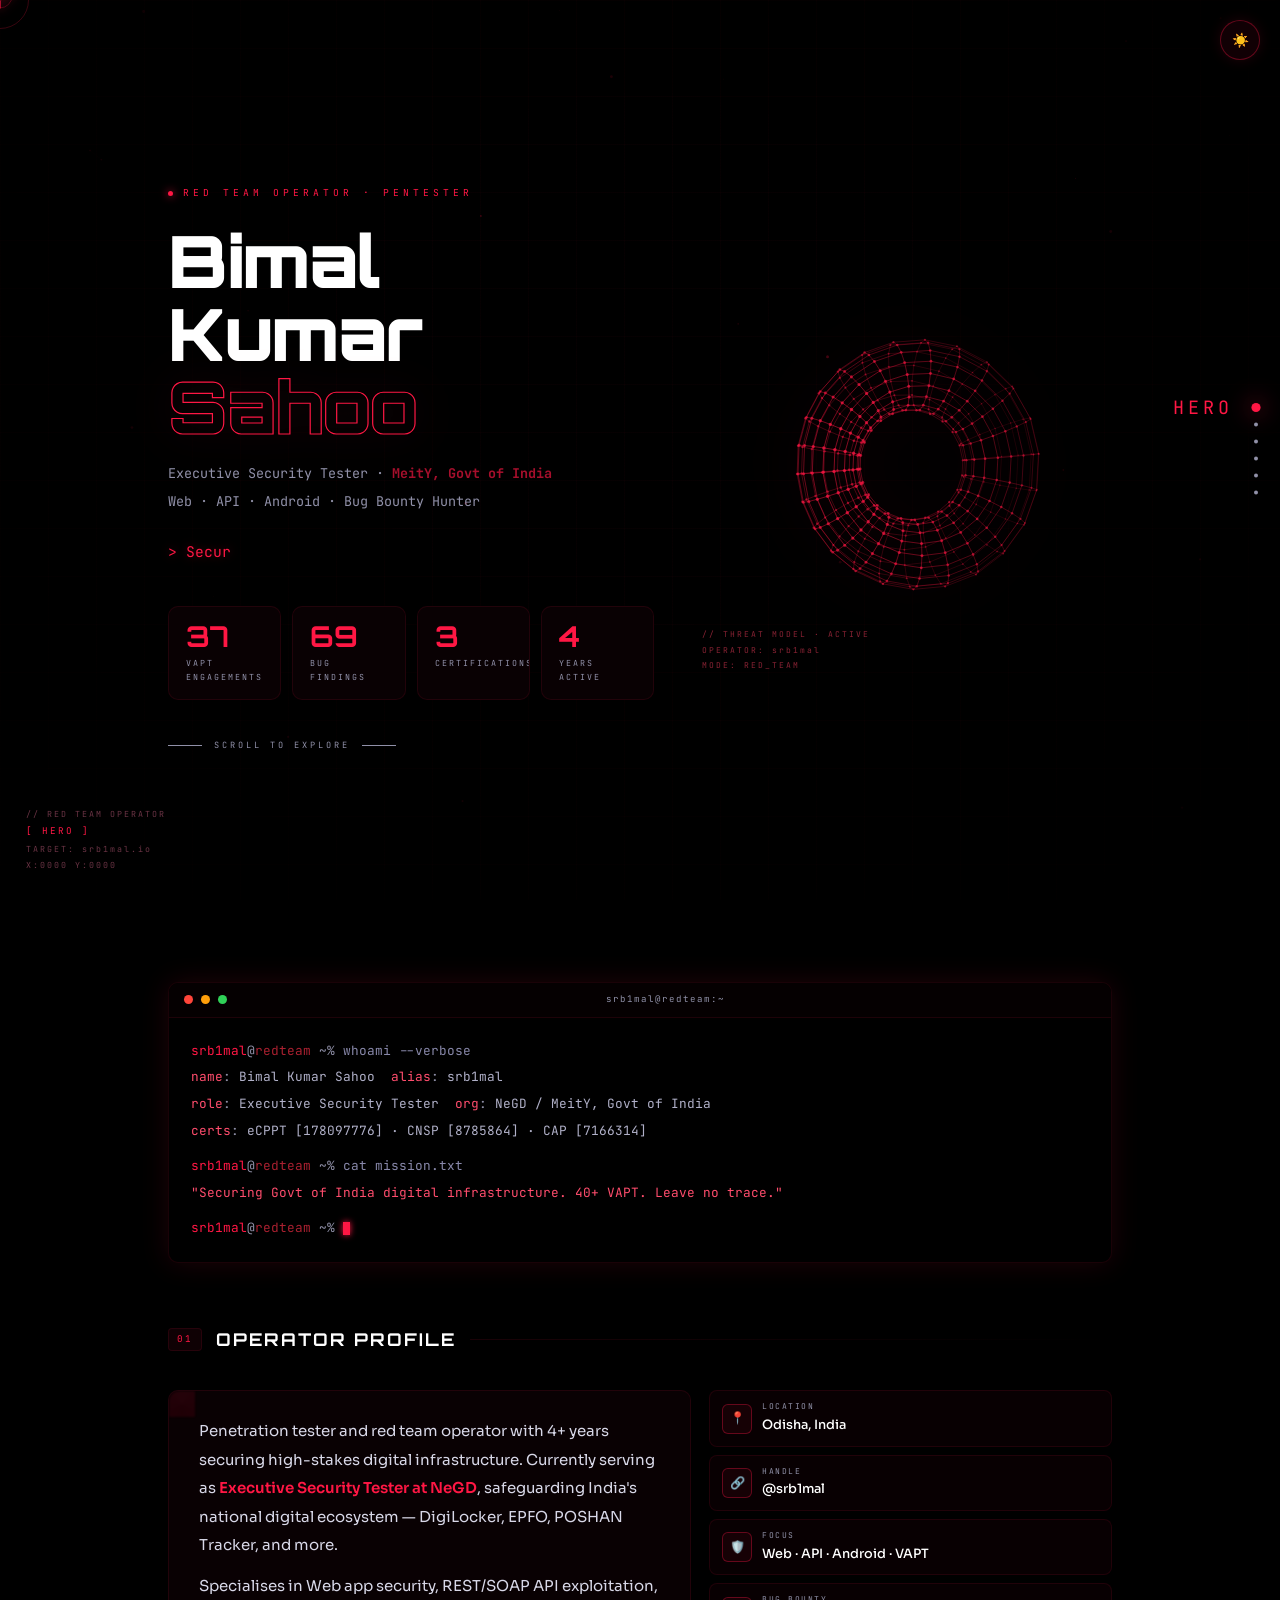
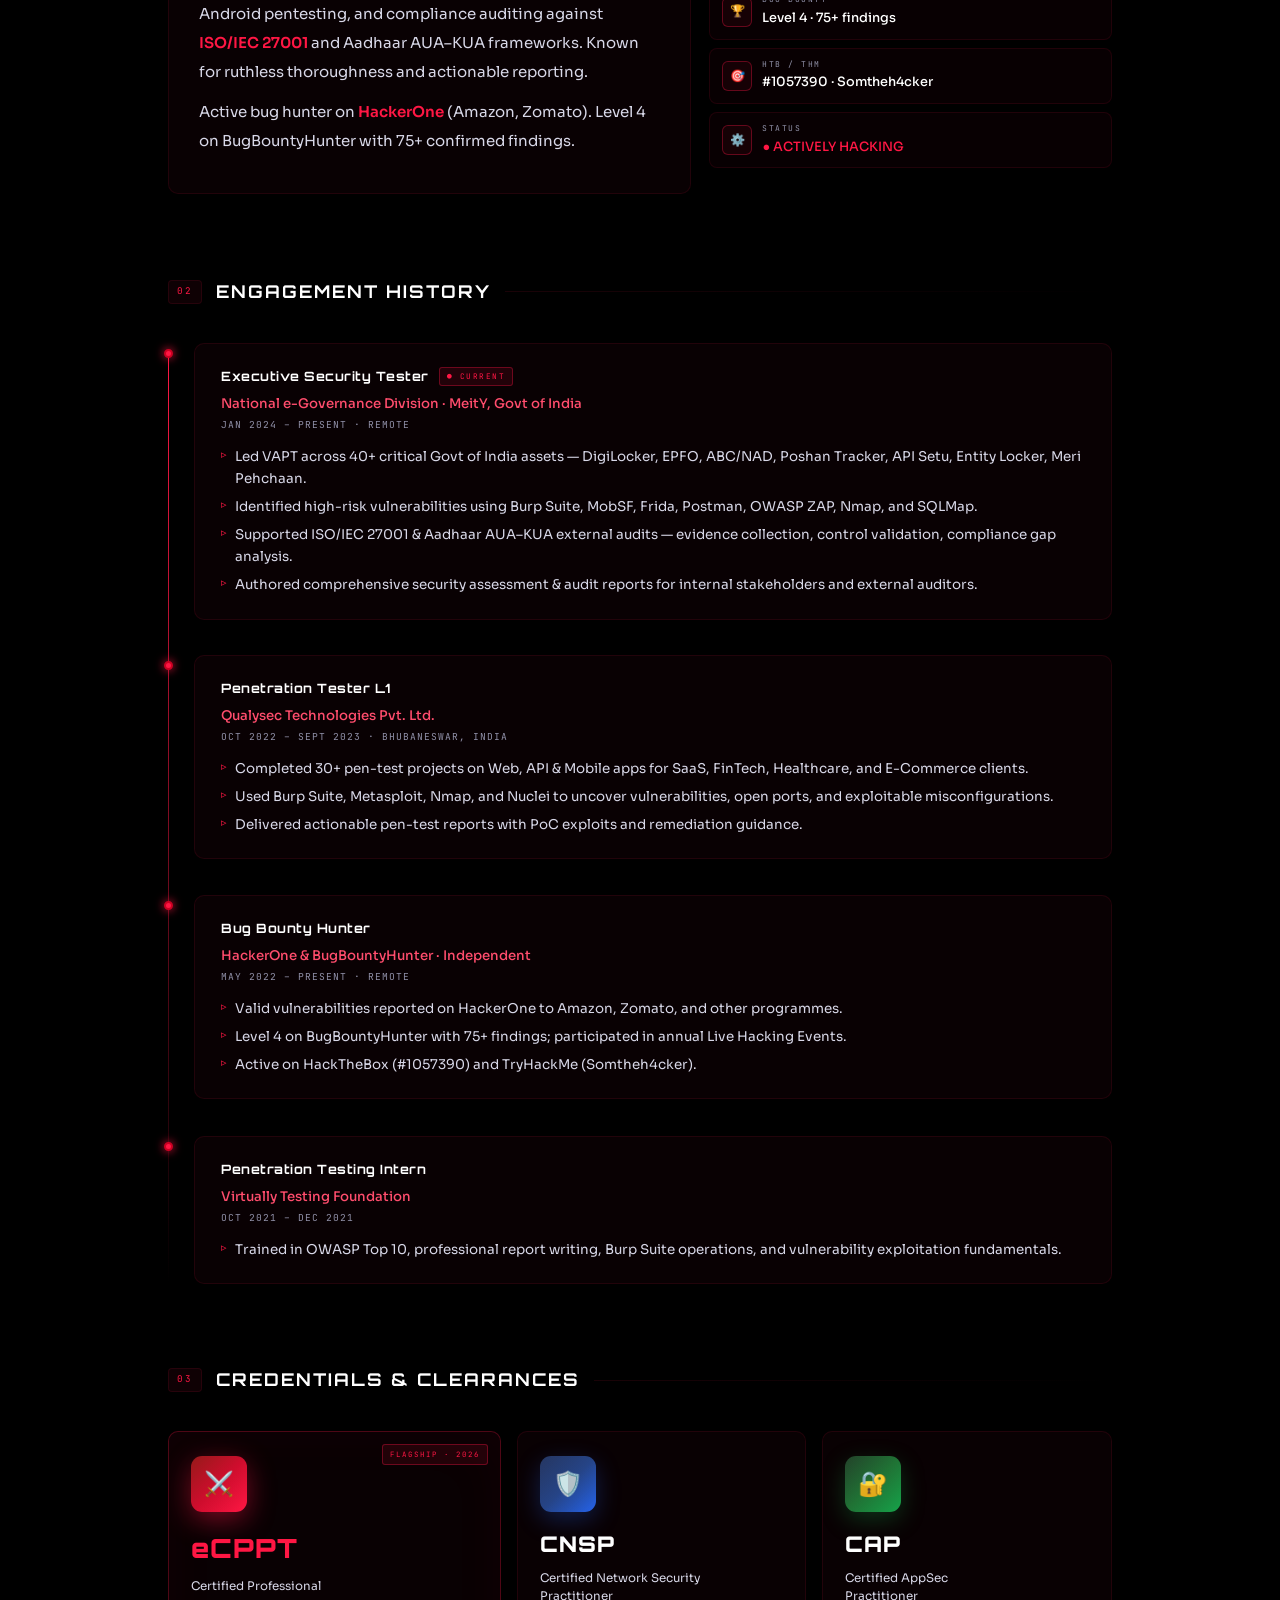
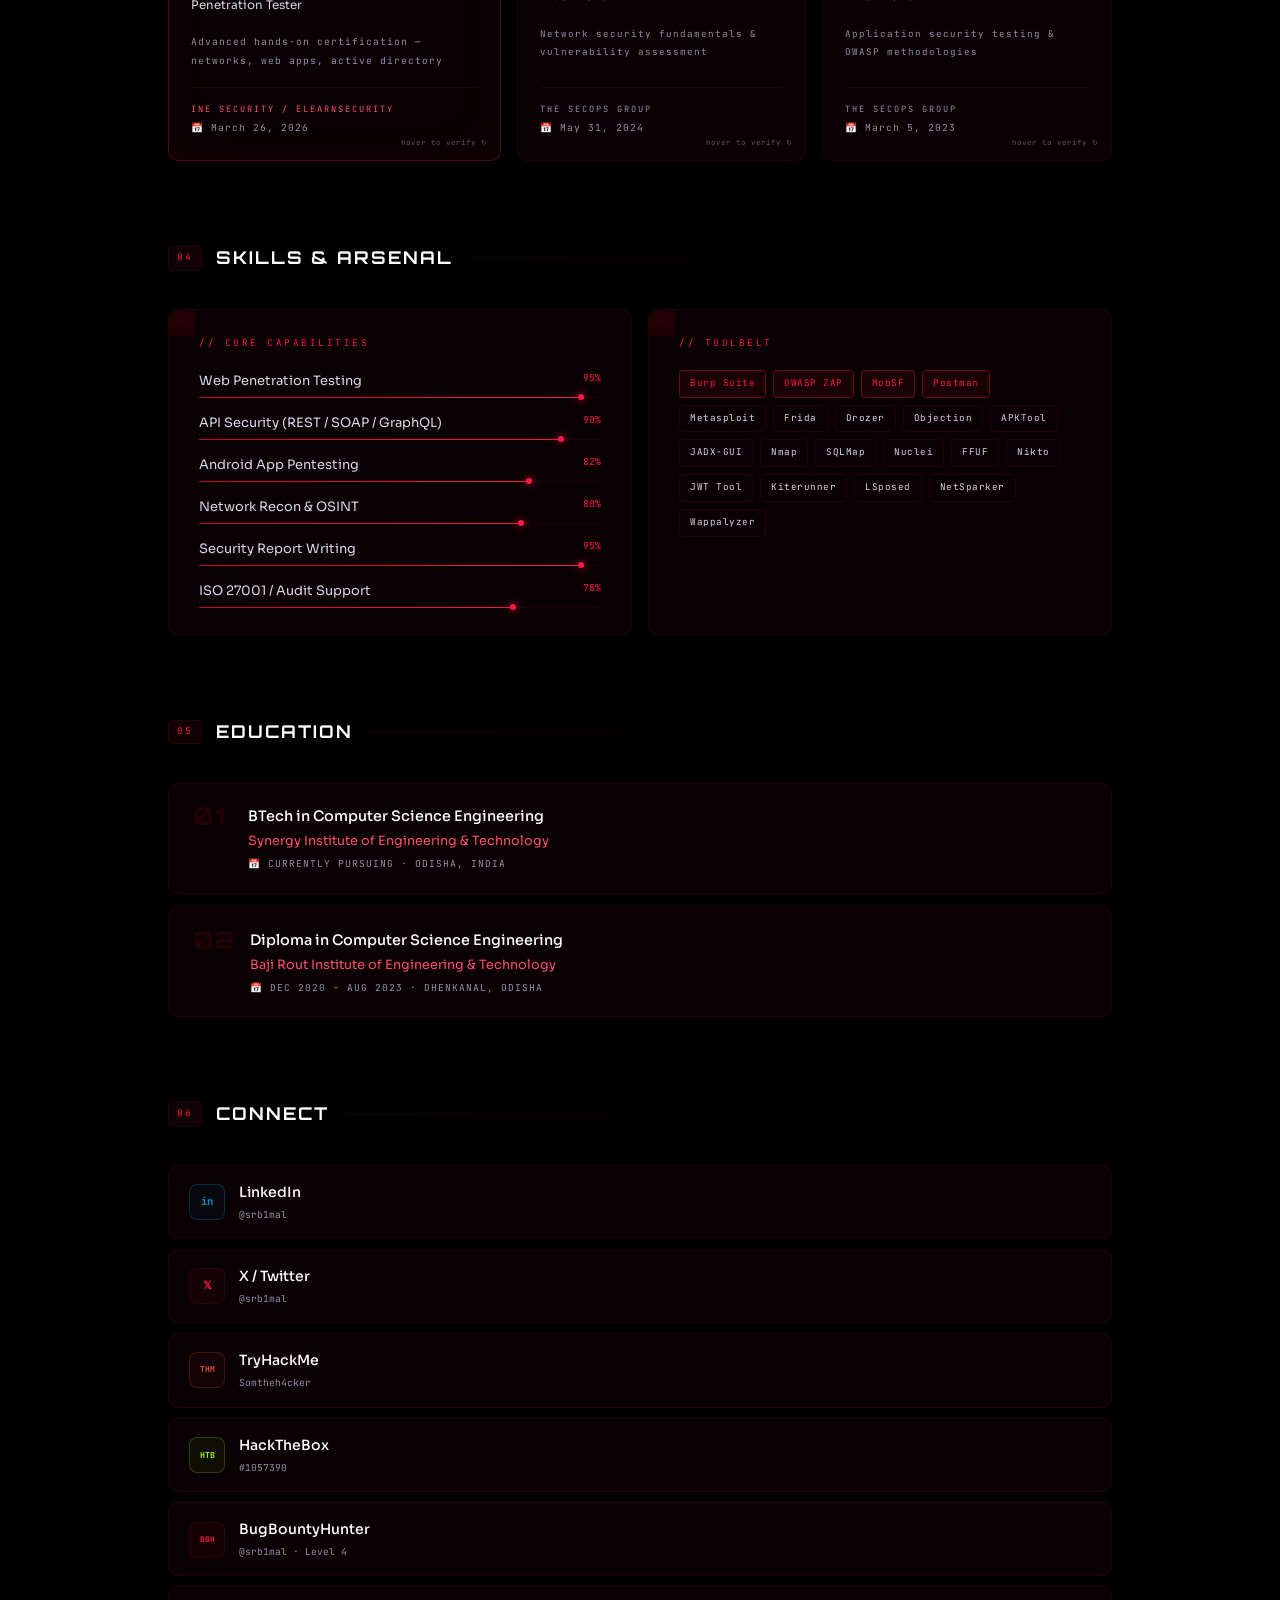
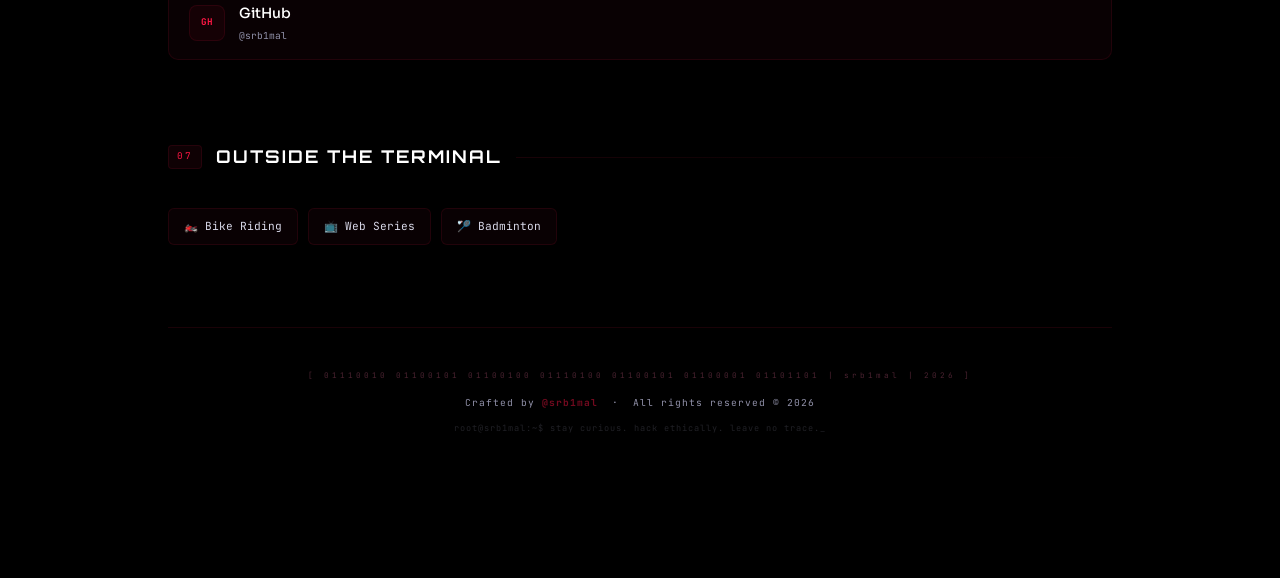
<file: v4/index.html>
<!DOCTYPE html>
<html lang="en">
<head>
<meta charset="UTF-8"/><meta name="viewport" content="width=device-width,initial-scale=1.0"/>
<title>Bimal Kumar Sahoo · Red Team Operator</title>
<link rel="preconnect" href="https://fonts.googleapis.com"/>
<link href="https://fonts.googleapis.com/css2?family=Orbitron:wght@400;600;700;900&family=JetBrains+Mono:wght@300;400;500;700&family=Sora:wght@300;400;500;600&display=swap" rel="stylesheet"/>
<style>
:root{
  --r:#ff1744;--r2:#cc0022;--r3:#ff4d6d;--r4:#882233;
  --rlo:rgba(255,23,68,.12);--rhi:rgba(255,23,68,.38);--rglo:rgba(255,23,68,.2);
  --bg:#000000;--bg1:#040001;--bg2:#080002;--bg3:#110004;
  --sf:rgba(10,2,4,.9);--bd:rgba(255,23,68,.1);--bhi:rgba(255,23,68,.34);
  --tx:#d8d8e8;--txm:#9090a8;--txh:#ffffff;
  --ffh:'Orbitron',sans-serif;--ffm:'JetBrains Mono',monospace;--ffb:'Sora',sans-serif;
  --ez:cubic-bezier(.16,1,.3,1);--rad:10px;
}
*,*::before,*::after{box-sizing:border-box;margin:0;padding:0}
html{scroll-behavior:smooth;scrollbar-width:thin;scrollbar-color:var(--r) #000}
html::-webkit-scrollbar{width:2px}html::-webkit-scrollbar-thumb{background:var(--r)}
body{background:var(--bg);color:var(--tx);font-family:var(--ffb);font-size:16px;line-height:1.7;overflow-x:hidden;cursor:none;transition:background .4s,color .3s}
body::before{content:'';position:fixed;inset:0;z-index:2;pointer-events:none;background:repeating-linear-gradient(0deg,rgba(0,0,0,.04) 0,rgba(0,0,0,.04) 1px,transparent 1px,transparent 3px)}

/* CURSOR */
#cur{position:fixed;z-index:9999;pointer-events:none;transform:translate(-50%,-50%)}
#cur svg{transition:all .22s var(--ez);filter:drop-shadow(0 0 5px var(--r))}
body.hov #cur svg{transform:scale(1.5);filter:drop-shadow(0 0 10px var(--r))}
#cur2{position:fixed;z-index:9998;pointer-events:none;width:58px;height:58px;transform:translate(-50%,-50%);border:1px solid rgba(255,23,68,.22);border-radius:50%;transition:all .2s var(--ez);pointer-events:none}
body.hov #cur2{width:76px;height:76px;border-color:rgba(255,23,68,.4)}

/* GRID */
#bg-grid{position:fixed;inset:0;z-index:0;pointer-events:none;
  background-image:linear-gradient(rgba(255,23,68,.025) 1px,transparent 1px),linear-gradient(90deg,rgba(255,23,68,.025) 1px,transparent 1px);
  background-size:48px 48px;}
#bg-vig{position:fixed;inset:0;z-index:1;pointer-events:none;
  background:radial-gradient(ellipse at 50% 40%,transparent 35%,rgba(0,0,0,.88) 100%)}

/* HUD */
#hud{position:fixed;bottom:26px;left:26px;z-index:4000;font-family:var(--ffm);font-size:.52rem;color:#6a3344;letter-spacing:2px;line-height:2;pointer-events:none;opacity:0;transition:opacity .6s}
#hud.vis{opacity:1}
#hud-sec{color:var(--r);font-size:.58rem}

/* BOOT */
#boot{position:fixed;inset:0;z-index:10000;background:#000;display:flex;flex-direction:column;align-items:center;justify-content:center;transition:opacity 1.3s,visibility 1.3s}
#boot.gone{opacity:0;visibility:hidden;pointer-events:none}
#boot-wrap{width:min(640px,92vw)}
#boot-art{font-family:var(--ffm);font-size:clamp(.24rem,.55vw,.42rem);color:#5a1a26;line-height:1.2;margin-bottom:22px;white-space:pre}
#boot-lines{min-height:170px}
.bl{font-family:var(--ffm);font-size:.67rem;color:#8a6070;margin-bottom:2px;opacity:0;animation:bfade .16s ease forwards}
.bl .ok{color:var(--r)}.bl .warn{color:#e07000}.bl .info{color:#cc3348}
@keyframes bfade{from{opacity:0;transform:translateX(-10px)}to{opacity:1;transform:none}}
#bpct{font-family:var(--ffm);font-size:.56rem;color:#8a4455;text-align:right;margin:12px 0 4px;letter-spacing:1px}
#bprog{height:1px;background:#1a0008;position:relative;margin-bottom:8px}
#bbar{height:100%;width:0;background:linear-gradient(90deg,var(--r2),var(--r));transition:width .055s linear;position:relative}
#bbar::after{content:'';position:absolute;right:-4px;top:-4px;width:8px;height:8px;background:var(--r);border-radius:50%;box-shadow:0 0 14px var(--r),0 0 28px var(--r)}
#bstatus{font-family:var(--ffm);font-size:.6rem;color:#7a3344;letter-spacing:3px;text-transform:uppercase}
#bstatus.ok{color:var(--r);text-shadow:0 0 16px var(--r)}

/* THEME */
#tbtn{position:fixed;top:20px;right:20px;z-index:5000;width:40px;height:40px;border-radius:50%;background:var(--bg3);border:1px solid var(--bhi);color:var(--txh);font-size:.86rem;cursor:none;display:flex;align-items:center;justify-content:center;transition:all .3s;box-shadow:0 0 14px var(--rlo)}

/* NAV */
#ndots{position:fixed;right:22px;top:50%;transform:translateY(-50%);z-index:4000;display:flex;flex-direction:column;gap:13px}
.nd{width:4px;height:4px;border-radius:50%;background:var(--txm);border:none;cursor:none;transition:all .3s;padding:0;position:relative}
.nd::after{content:attr(data-label);position:absolute;right:12px;top:50%;transform:translateY(-50%);font-family:var(--ffm);font-size:.5rem;color:var(--r);white-space:nowrap;opacity:0;transition:opacity .2s;pointer-events:none;letter-spacing:1.5px}
.nd:hover::after,.nd.on::after{opacity:1}
.nd.on,.nd:hover{background:var(--r);box-shadow:0 0 10px var(--r),0 0 20px var(--rlo);transform:scale(2.3)}
@media(max-width:768px){#ndots,#hud{display:none}}

/* LAYOUT */
.wr{position:relative;z-index:3;max-width:1000px;margin:0 auto;padding:0 28px 120px}

/* HERO */
.hero{min-height:100vh;display:flex;flex-direction:column;justify-content:center;padding:90px 0 60px;position:relative}
#c-hero{position:absolute;inset:0;pointer-events:none;z-index:0;opacity:.55}
.hero-grid{display:grid;grid-template-columns:1fr 410px;gap:48px;align-items:center;position:relative;z-index:1}
@media(max-width:820px){.hero-grid{grid-template-columns:1fr}.h3d-wrap{display:none!important}}
.eyebrow{display:inline-flex;align-items:center;gap:10px;font-family:var(--ffm);font-size:.6rem;letter-spacing:4px;text-transform:uppercase;color:var(--r);margin-bottom:22px;opacity:0;animation:fadeup .7s .3s var(--ez) forwards}
.edot{width:5px;height:5px;border-radius:50%;background:var(--r);box-shadow:0 0 8px var(--r);animation:pulse 2s ease-in-out infinite}
@keyframes pulse{0%,100%{transform:scale(1);opacity:1}50%{transform:scale(1.9);opacity:.25}}
.hname{font-family:var(--ffh);font-size:clamp(2rem,6.2vw,4.5rem);font-weight:900;line-height:1.02;letter-spacing:-1px;margin-bottom:15px;opacity:0;animation:fadeup .7s .45s var(--ez) forwards}
.n1{color:var(--txh);display:block}
.n2{display:block;color:transparent;-webkit-text-stroke:1.2px var(--r);filter:drop-shadow(0 0 22px rgba(255,23,68,.3));transition:all .4s;position:relative}
.n2:hover{color:var(--r);-webkit-text-stroke:0px}
.gl::before,.gl::after{content:attr(data-t);position:absolute;inset:0;opacity:0}
.gl::before{color:var(--r3);clip-path:polygon(0 0,100% 0,100% 32%,0 32%);animation:ga 7s 1.5s infinite}
.gl::after{color:#ff5566;clip-path:polygon(0 68%,100% 68%,100% 100%,0 100%);animation:gb 7s 1.5s infinite}
@keyframes ga{0%,91%,100%{opacity:0;transform:none}92%{opacity:.8;transform:translate(-4px,1px)}94%{transform:translate(3px,-1px)}96%{opacity:0}}
@keyframes gb{0%,91%,100%{opacity:0;transform:none}93%{opacity:.75;transform:translate(4px,-1px)}95%{transform:translate(-3px,2px)}97%{opacity:0}}
.hsub{font-family:var(--ffm);font-size:.84rem;color:var(--txm);margin-bottom:24px;opacity:0;animation:fadeup .7s .6s var(--ez) forwards;line-height:2.1}
.hsub b{color:rgba(255,23,68,.65)}
.htype{font-family:var(--ffm);font-size:.92rem;color:var(--r);margin-bottom:42px;min-height:1.5em;opacity:0;animation:fadeup .7s .75s var(--ez) forwards;text-shadow:0 0 10px rgba(255,23,68,.35)}
.cr{display:inline-block;width:2px;height:1em;background:var(--r);vertical-align:middle;margin-left:2px;animation:crb 1s step-end infinite;box-shadow:0 0 6px var(--r)}
@keyframes crb{50%{opacity:0}}
.stats{display:flex;flex-wrap:wrap;gap:11px;opacity:0;animation:fadeup .7s .9s var(--ez) forwards}
.st{flex:1;min-width:108px;background:var(--sf);border:1px solid var(--bd);border-radius:var(--rad);padding:15px 17px;position:relative;overflow:hidden;backdrop-filter:blur(14px);transition:all .3s;cursor:default}
.st::before{content:'';position:absolute;top:0;left:0;right:0;height:1px;background:linear-gradient(90deg,transparent,var(--r),transparent);transform:scaleX(0);transition:transform .5s}
.st:hover::before{transform:scaleX(1)}
.st:hover{border-color:var(--bhi);box-shadow:0 0 22px var(--rlo),0 12px 38px rgba(0,0,0,.5)}
.stv{font-family:var(--ffh);font-size:1.8rem;font-weight:700;line-height:1;color:var(--r)}
.stl{font-family:var(--ffm);font-size:.52rem;color:var(--txm);letter-spacing:2px;text-transform:uppercase;margin-top:5px}
.shl{display:flex;align-items:center;gap:12px;margin-top:38px;opacity:0;animation:fadeup .7s 1.1s var(--ez) forwards}
.shl-ln{width:34px;height:1px;background:var(--txm);overflow:hidden}
.shl-ln::after{content:'';display:block;width:100%;height:100%;background:var(--r);animation:lscan 2.5s 1.6s ease-in-out infinite;transform:translateX(-100%)}
@keyframes lscan{0%{transform:translateX(-100%)}55%,100%{transform:translateX(100%)}}
.shl span{font-family:var(--ffm);font-size:.54rem;letter-spacing:3px;color:var(--txm);text-transform:uppercase}
@keyframes fadeup{from{opacity:0;transform:translateY(16px)}to{opacity:1;transform:none}}

/* 3D CANVAS WRAP */
.h3d-wrap{display:flex;align-items:center;justify-content:center;position:relative}
#c-3d{display:block;filter:drop-shadow(0 0 32px rgba(255,23,68,.22))}
.h3d-label{position:absolute;bottom:-8px;left:0;font-family:var(--ffm);font-size:.5rem;color:var(--r4);letter-spacing:2px;line-height:1.9}

/* SECTION */
section{margin-bottom:82px}
.sh2{display:flex;align-items:center;gap:14px;margin-bottom:36px}
.sn{font-family:var(--ffm);font-size:.58rem;color:var(--r);letter-spacing:2px;background:rgba(255,23,68,.06);border:1px solid var(--bd);border-radius:4px;padding:3px 8px}
.st2t{font-family:var(--ffh);font-size:1.1rem;font-weight:700;letter-spacing:2px;color:var(--txh)}
.sl2{flex:1;height:1px;background:linear-gradient(90deg,var(--bd),transparent)}

/* CARD */
.card{background:var(--sf);border:1px solid var(--bd);border-radius:var(--rad);padding:26px 30px;backdrop-filter:blur(16px);position:relative;overflow:hidden;transition:border-color .3s,box-shadow .3s;will-change:transform}
.card::before{content:'';position:absolute;top:0;left:0;width:26px;height:26px;background:conic-gradient(from 0deg,var(--r),var(--r2),var(--r));opacity:.11;border-radius:var(--rad) 0 0 0;filter:blur(1px)}
.card::after{content:'';position:absolute;inset:0;background:radial-gradient(ellipse at var(--mx,50%) var(--my,50%),rgba(255,23,68,.05) 0%,transparent 62%);pointer-events:none;opacity:0;transition:opacity .3s}
.card:hover::after{opacity:1}
.card:hover{border-color:var(--bhi);box-shadow:0 0 30px var(--rlo),0 14px 42px rgba(0,0,0,.5)}

/* REVEAL */
.rv{opacity:0;transform:translateY(20px);transition:opacity .7s var(--ez),transform .7s var(--ez)}
.rv.d1{transition-delay:.08s}.rv.d2{transition-delay:.16s}.rv.d3{transition-delay:.24s}.rv.d4{transition-delay:.32s}
.rv.in{opacity:1;transform:none}

/* TERMINAL */
.term{background:#000;border:1px solid var(--bd);border-radius:var(--rad);overflow:hidden;margin-bottom:62px;box-shadow:0 0 28px var(--rlo),0 14px 38px rgba(0,0,0,.6)}
.tbar{background:#050001;padding:9px 15px;display:flex;align-items:center;gap:8px;border-bottom:1px solid var(--bd)}
.td{width:9px;height:9px;border-radius:50%}
.td:nth-child(1){background:#ff453a}.td:nth-child(2){background:#ff9f0a}.td:nth-child(3){background:#30d158}
.tsep{flex:1;font-family:var(--ffm);font-size:.57rem;color:var(--txm);text-align:center;letter-spacing:2px}
.tbody{padding:20px 22px;font-family:var(--ffm);font-size:.8rem;color:#b0b0c8;line-height:2.1}
.tp{color:var(--r)}.tk{color:#aa2030}.tv{color:var(--r3)}.ts{color:var(--txm)}.tcmd{color:#8888aa}

/* ABOUT */
.ag{display:grid;grid-template-columns:1.3fr 1fr;gap:18px}
@media(max-width:680px){.ag{grid-template-columns:1fr}}
.ab{font-size:.94rem;line-height:1.9;color:var(--tx)}
.ab p{margin-bottom:12px}
.hl{color:var(--r);font-weight:600}
.ilist{display:flex;flex-direction:column;gap:8px}
.ii{display:flex;align-items:center;gap:10px;background:rgba(255,23,68,.03);border:1px solid var(--bd);border-radius:8px;padding:9px 12px;transition:all .25s;cursor:default}
.ii:hover{border-color:var(--bhi);transform:translateX(5px);background:rgba(255,23,68,.055);box-shadow:0 0 12px var(--rlo)}
.iico{width:30px;height:30px;flex-shrink:0;border-radius:6px;background:rgba(255,23,68,.06);border:1px solid var(--bhi);display:flex;align-items:center;justify-content:center;font-size:.76rem}
.ilb{font-family:var(--ffm);font-size:.5rem;color:var(--txm);letter-spacing:1.5px;text-transform:uppercase}
.ivl{font-size:.8rem;color:var(--txh);font-weight:500;margin-top:1px}

/* TIMELINE */
.tl2{position:relative;padding-left:26px}
.tl2::before{content:'';position:absolute;left:0;top:8px;bottom:0;width:1px;background:linear-gradient(180deg,var(--r) 0%,rgba(255,23,68,0) 100%)}
.tli{margin-bottom:36px;position:relative}
.tdot{position:absolute;left:-30px;top:6px;width:9px;height:9px;border-radius:50%;background:var(--r);border:2px solid var(--r2);box-shadow:0 0 10px var(--r),0 0 20px var(--rlo)}
.tlc{background:var(--sf);border:1px solid var(--bd);border-radius:var(--rad);padding:22px 26px;backdrop-filter:blur(14px);transition:all .3s;will-change:transform}
.tlc:hover{border-color:var(--bhi);box-shadow:0 0 22px var(--rlo),0 10px 30px rgba(0,0,0,.45);transform:translateY(-2px)}
.tlh{display:flex;align-items:center;gap:10px;flex-wrap:wrap;margin-bottom:5px}
.tlr{font-family:var(--ffh);font-size:.8rem;font-weight:700;color:var(--txh);letter-spacing:.5px}
.tlbg{font-family:var(--ffm);font-size:.48rem;letter-spacing:1.5px;padding:2px 7px;border-radius:3px}
.live{background:rgba(255,23,68,.1);color:var(--r);border:1px solid var(--bhi);animation:lp 2.2s ease-in-out infinite}
@keyframes lp{0%,100%{opacity:1}50%{opacity:.4}}
.tlo{font-size:.83rem;color:var(--r3);margin-bottom:2px;font-weight:500}
.tld2{font-family:var(--ffm);font-size:.6rem;color:var(--txm);letter-spacing:1px;margin-bottom:12px}
.tlul{list-style:none;display:flex;flex-direction:column;gap:6px}
.tlul li{font-size:.84rem;color:var(--tx);padding-left:14px;position:relative;line-height:1.65}
.tlul li::before{content:'▹';position:absolute;left:0;color:var(--r);font-size:.68rem}

/* CERT FLIP CARDS */
.cert-grid{display:grid;grid-template-columns:1.15fr 1fr 1fr;gap:16px;align-items:start}
@media(max-width:800px){.cert-grid{grid-template-columns:1fr}}
.cf-wrap{perspective:1100px;cursor:none}
.cf-inner{width:100%;height:100%;position:relative;transform-style:preserve-3d;transition:transform .8s var(--ez)}
.cf-wrap:hover .cf-inner,.cf-wrap.flipped .cf-inner{transform:rotateY(180deg)}
.cf-front,.cf-back{position:absolute;inset:0;backface-visibility:hidden;-webkit-backface-visibility:hidden;border-radius:var(--rad);overflow:hidden;border:1px solid var(--bd);background:var(--sf);backdrop-filter:blur(18px);padding:24px 22px;display:flex;flex-direction:column}
.cf-wrap:hover .cf-front,.cf-wrap:hover .cf-back{box-shadow:0 0 40px var(--rlo),0 20px 50px rgba(0,0,0,.6)}
.cf-back{transform:rotateY(180deg);justify-content:space-between}
/* Front elements */
.cf-badge{width:56px;height:56px;border-radius:11px;display:flex;align-items:center;justify-content:center;margin-bottom:14px;font-size:1.5rem;position:relative}
.cf-badge::after{content:'';position:absolute;inset:0;background:linear-gradient(135deg,rgba(255,255,255,.1),transparent);border-radius:11px}
.cf-name{font-family:var(--ffh);font-weight:900;letter-spacing:1px;margin-bottom:6px;color:var(--txh)}
.cf-fullname{font-size:.74rem;color:var(--tx);line-height:1.55;flex:1}
.cf-meta{margin-top:auto;padding-top:14px;border-top:1px solid var(--bd)}
.cf-issuer{font-family:var(--ffm);font-size:.54rem;letter-spacing:2px;text-transform:uppercase;color:var(--txm)}
.cf-date{font-family:var(--ffm);font-size:.6rem;color:var(--txm);margin-top:3px;letter-spacing:1px}
.cf-feat{position:absolute;top:12px;right:12px;font-family:var(--ffm);font-size:.46rem;letter-spacing:2px;background:rgba(255,23,68,.1);color:var(--r);border:1px solid var(--bhi);padding:3px 7px;border-radius:3px}
.cf-hover-hint{position:absolute;bottom:12px;right:12px;font-family:var(--ffm);font-size:.46rem;color:var(--txm);letter-spacing:1px;opacity:.6}
/* Back elements */
.cf-back-ttl{font-family:var(--ffm);font-size:.54rem;letter-spacing:3px;text-transform:uppercase;color:var(--r);margin-bottom:12px}
.cf-desc{font-size:.77rem;color:var(--tx);line-height:1.6;margin-bottom:10px}
.cf-rows{display:flex;flex-direction:column;gap:9px}
.cf-row{display:flex;flex-direction:column;gap:1px}
.cf-rl{font-family:var(--ffm);font-size:.48rem;letter-spacing:1.5px;text-transform:uppercase;color:var(--txm)}
.cf-rv{font-family:var(--ffm);font-size:.72rem;color:var(--txh);letter-spacing:.5px}
.cf-verify{font-family:var(--ffm);font-size:.52rem;letter-spacing:1px;color:var(--r);border-top:1px solid var(--bd);padding-top:12px;margin-top:auto;display:flex;align-items:center;gap:6px}
.cf-verify::before{content:'';width:5px;height:5px;background:var(--r);border-radius:50%;flex-shrink:0;box-shadow:0 0 6px var(--r)}

/* SKILLS */
.sg{display:grid;grid-template-columns:1fr 1fr;gap:16px}
@media(max-width:680px){.sg{grid-template-columns:1fr}}
.sgh{font-family:var(--ffm);font-size:.58rem;letter-spacing:2.5px;text-transform:uppercase;color:var(--r);margin-bottom:18px}
.sbars{display:flex;flex-direction:column;gap:14px}
.sbt{display:flex;justify-content:space-between;margin-bottom:5px}
.sbn{font-size:.81rem;color:var(--tx)}.sbp{font-family:var(--ffm);font-size:.6rem;color:var(--r)}
.sbbg{height:1px;background:rgba(255,23,68,.08);border-radius:1px;overflow:visible;position:relative}
.sbf{height:100%;width:0;background:linear-gradient(90deg,var(--r2),var(--r));border-radius:1px;transition:width 1.5s var(--ez);position:relative}
.sbf::after{content:'';position:absolute;right:-3px;top:-3px;width:6px;height:6px;background:var(--r);border-radius:50%;box-shadow:0 0 8px var(--r);opacity:0;transition:opacity 1.5s}
.sbf[style*="width"]:not([style*="width: 0"])::after{opacity:1}
.tags{display:flex;flex-wrap:wrap;gap:7px}
.tag{font-family:var(--ffm);font-size:.58rem;padding:5px 10px;border-radius:4px;border:1px solid var(--bd);color:var(--tx);transition:all .2s;cursor:default;letter-spacing:.5px}
.tag:hover,.tag.hi{background:rgba(255,23,68,.07);border-color:var(--bhi);color:var(--r)}

/* EDU */
.ecs{display:flex;flex-direction:column;gap:13px}
.ec{display:flex;align-items:flex-start;gap:15px;background:var(--sf);border:1px solid var(--bd);border-radius:var(--rad);padding:20px 24px;backdrop-filter:blur(14px);transition:all .3s}
.ec:hover{border-color:var(--bhi);box-shadow:0 0 18px var(--rlo);transform:translateX(4px)}
.enum{font-family:var(--ffh);font-size:1.55rem;font-weight:900;color:rgba(255,23,68,.1);line-height:1;min-width:40px}
.edeg{font-size:.9rem;color:var(--txh);font-weight:500;margin-bottom:3px}
.ein{font-size:.8rem;color:var(--r3);margin-bottom:3px}
.em{font-family:var(--ffm);font-size:.6rem;color:var(--txm);letter-spacing:1px}

/* CONNECT */
.cong{display:flex;flex-direction:column;gap:10px}
.soc{display:flex;align-items:center;gap:14px;background:var(--sf);border:1px solid var(--bd);border-radius:var(--rad);padding:15px 20px;text-decoration:none;transition:all .3s;backdrop-filter:blur(14px)}
.soc:hover{border-color:var(--bhi);box-shadow:0 0 20px var(--rlo);transform:translateX(6px)}
.sico{width:36px;height:36px;flex-shrink:0;border-radius:8px;background:rgba(255,23,68,.05);border:1px solid var(--bd);display:flex;align-items:center;justify-content:center;font-family:var(--ffm);font-size:.66rem;font-weight:700;color:var(--r);transition:all .3s}
.soc:hover .sico{background:rgba(255,23,68,.1);border-color:var(--bhi);box-shadow:0 0 10px var(--rlo)}
.snm{font-size:.88rem;color:var(--txh);font-weight:500}
.shdl{font-family:var(--ffm);font-size:.6rem;color:var(--txm);margin-top:2px}

/* HOBBIES */
.hrow{display:flex;flex-wrap:wrap;gap:10px}
.hob{font-family:var(--ffm);font-size:.7rem;padding:8px 15px;border-radius:6px;border:1px solid var(--bd);color:var(--tx);transition:all .25s;cursor:default;background:var(--sf)}
.hob:hover{border-color:var(--bhi);color:var(--r);box-shadow:0 0 12px var(--rlo);transform:translateY(-2px)}

/* FOOTER */
footer{text-align:center;padding:38px 0 20px;border-top:1px solid var(--bd);font-family:var(--ffm);font-size:.6rem;color:var(--txm);letter-spacing:1px;line-height:2.4}
footer b{color:rgba(255,23,68,.45)}
.ascii{font-size:.48rem;color:#4a2230;display:block;margin-bottom:6px;letter-spacing:3px}
</style>
</head>
<body>

<!-- CURSOR -->
<div id="cur">
  <svg width="28" height="28" viewBox="0 0 28 28" fill="none">
    <circle cx="14" cy="14" r="12" stroke="#ff1744" stroke-width=".6" opacity=".45"/>
    <line x1="14" y1="2" x2="14" y2="9" stroke="#ff1744" stroke-width="1.2" stroke-linecap="round"/>
    <line x1="14" y1="19" x2="14" y2="26" stroke="#ff1744" stroke-width="1.2" stroke-linecap="round"/>
    <line x1="2" y1="14" x2="9" y2="14" stroke="#ff1744" stroke-width="1.2" stroke-linecap="round"/>
    <line x1="19" y1="14" x2="26" y2="14" stroke="#ff1744" stroke-width="1.2" stroke-linecap="round"/>
    <circle cx="14" cy="14" r="1.8" fill="#ff1744"/>
    <circle cx="14" cy="14" r="4.5" stroke="#ff1744" stroke-width=".5" opacity=".28"/>
  </svg>
</div>
<div id="cur2"></div>

<!-- BG -->
<div id="bg-grid"></div>
<div id="bg-vig"></div>

<!-- HUD -->
<div id="hud">
  <div>// RED TEAM OPERATOR</div>
  <div id="hud-sec">[ HERO ]</div>
  <div>TARGET: srb1mal.io</div>
  <div id="hud-xy">X:0000 Y:0000</div>
</div>

<!-- BOOT -->
<div id="boot">
  <div id="boot-wrap">
    <pre id="boot-art">  ██████╗ ███████╗██████╗    ████████╗███████╗ █████╗ ███╗   ███╗
  ██╔══██╗██╔════╝██╔══██╗      ██╔══╝██╔════╝██╔══██╗████╗ ████║
  ██████╔╝█████╗  ██║  ██║      ██║   █████╗  ███████║██╔████╔██║
  ██╔══██╗██╔══╝  ██║  ██║      ██║   ██╔══╝  ██╔══██║██║╚██╔╝██║
  ██║  ██║███████╗██████╔╝      ██║   ███████╗██║  ██║██║ ╚═╝ ██║
  ╚═╝  ╚═╝╚══════╝╚═════╝       ╚═╝   ╚══════╝╚═╝  ╚═╝╚═╝     ╚═╝</pre>
    <div id="boot-lines"></div>
    <div id="bpct">0%</div>
    <div id="bprog"><div id="bbar"></div></div>
    <div id="bstatus">INITIALIZING...</div>
  </div>
</div>

<!-- CHROME -->
<button id="tbtn">☀️</button>
<nav id="ndots">
  <button class="nd on" data-s="hero" data-label="HERO"></button>
  <button class="nd" data-s="about" data-label="ABOUT"></button>
  <button class="nd" data-s="exp" data-label="EXP"></button>
  <button class="nd" data-s="certs" data-label="CERTS"></button>
  <button class="nd" data-s="skills" data-label="SKILLS"></button>
  <button class="nd" data-s="connect" data-label="CONNECT"></button>
</nav>

<!-- HERO BG PARTICLES -->
<canvas id="c-hero"></canvas>

<div class="wr">

  <!-- ═══ HERO ═══ -->
  <section id="hero" class="hero">
    <div class="hero-grid">
      <div>
        <div class="eyebrow"><span class="edot"></span>RED TEAM OPERATOR · PENTESTER</div>
        <h1 class="hname">
          <span class="n1">Bimal Kumar</span>
          <span class="n2 gl" data-t="Sahoo">Sahoo</span>
        </h1>
        <p class="hsub">Executive Security Tester · <b>MeitY, Govt of India</b><br>Web · API · Android · Bug Bounty Hunter</p>
        <div class="htype" id="tt"><span class="cr"></span></div>
        <div class="stats">
          <div class="st"><div class="stv cnt" data-t="40">0</div><div class="stl">VAPT Engagements</div></div>
          <div class="st"><div class="stv cnt" data-t="75">0</div><div class="stl">Bug Findings</div></div>
          <div class="st"><div class="stv cnt" data-t="3">0</div><div class="stl">Certifications</div></div>
          <div class="st"><div class="stv cnt" data-t="4">0</div><div class="stl">Years Active</div></div>
        </div>
        <div class="shl"><div class="shl-ln"></div><span>SCROLL TO EXPLORE</span><div class="shl-ln"></div></div>
      </div>
      <div class="h3d-wrap">
        <canvas id="c-3d" width="400" height="400"></canvas>
        <div class="h3d-label">
          <div>// THREAT MODEL · ACTIVE</div>
          <div>OPERATOR: srb1mal</div>
          <div>MODE: RED_TEAM</div>
        </div>
      </div>
    </div>
  </section>

  <!-- TERMINAL -->
  <div class="term rv">
    <div class="tbar"><div class="td"></div><div class="td"></div><div class="td"></div><div class="tsep">srb1mal@redteam:~</div></div>
    <div class="tbody">
      <div><span class="tp">srb1mal</span><span class="ts">@</span><span class="tk">redteam</span><span class="ts"> ~% </span><span class="tcmd">whoami --verbose</span></div>
      <div><span class="tv">name</span><span class="ts">:</span> Bimal Kumar Sahoo &nbsp;<span class="tv">alias</span><span class="ts">:</span> srb1mal</div>
      <div><span class="tv">role</span><span class="ts">:</span> Executive Security Tester &nbsp;<span class="tv">org</span><span class="ts">:</span> NeGD / MeitY, Govt of India</div>
      <div><span class="tv">certs</span><span class="ts">:</span> eCPPT [178097776] · CNSP [8785864] · CAP [7166314]</div>
      <div style="margin-top:8px"><span class="tp">srb1mal</span><span class="ts">@</span><span class="tk">redteam</span><span class="ts"> ~% </span><span class="tcmd">cat mission.txt</span></div>
      <div><span class="tv">"Securing Govt of India digital infrastructure. 40+ VAPT. Leave no trace."</span></div>
      <div style="margin-top:8px"><span class="tp">srb1mal</span><span class="ts">@</span><span class="tk">redteam</span><span class="ts"> ~% </span><span style="display:inline-block;width:7px;height:1em;background:var(--r);vertical-align:middle;animation:crb 1s step-end infinite;box-shadow:0 0 6px var(--r)"></span></div>
    </div>
  </div>

  <!-- ═══ ABOUT ═══ -->
  <section id="about">
    <div class="sh2 rv"><span class="sn">01</span><h2 class="st2t">OPERATOR PROFILE</h2><div class="sl2"></div></div>
    <div class="ag">
      <div class="card rv">
        <div class="ab">
          <p>Penetration tester and red team operator with 4+ years securing high-stakes digital infrastructure. Currently serving as <span class="hl">Executive Security Tester at NeGD</span>, safeguarding India's national digital ecosystem — DigiLocker, EPFO, POSHAN Tracker, and more.</p>
          <p>Specialises in Web app security, REST/SOAP API exploitation, Android pentesting, and compliance auditing against <span class="hl">ISO/IEC 27001</span> and Aadhaar AUA–KUA frameworks. Known for ruthless thoroughness and actionable reporting.</p>
          <p>Active bug hunter on <span class="hl">HackerOne</span> (Amazon, Zomato). Level 4 on BugBountyHunter with 75+ confirmed findings.</p>
        </div>
      </div>
      <div class="ilist rv d1">
        <div class="ii"><div class="iico">📍</div><div><div class="ilb">Location</div><div class="ivl">Odisha, India</div></div></div>
        <div class="ii"><div class="iico">🔗</div><div><div class="ilb">Handle</div><div class="ivl">@srb1mal</div></div></div>
        <div class="ii"><div class="iico">🛡️</div><div><div class="ilb">Focus</div><div class="ivl">Web · API · Android · VAPT</div></div></div>
        <div class="ii"><div class="iico">🏆</div><div><div class="ilb">Bug Bounty</div><div class="ivl">Level 4 · 75+ findings</div></div></div>
        <div class="ii"><div class="iico">🎯</div><div><div class="ilb">HTB / THM</div><div class="ivl">#1057390 · Somtheh4cker</div></div></div>
        <div class="ii"><div class="iico">⚙️</div><div><div class="ilb">Status</div><div class="ivl" style="color:var(--r)">● ACTIVELY HACKING</div></div></div>
      </div>
    </div>
  </section>

  <!-- ═══ EXPERIENCE ═══ -->
  <section id="exp">
    <div class="sh2 rv"><span class="sn">02</span><h2 class="st2t">ENGAGEMENT HISTORY</h2><div class="sl2"></div></div>
    <div class="tl2">
      <div class="tli rv"><div class="tdot"></div>
        <div class="tlc">
          <div class="tlh"><span class="tlr">Executive Security Tester</span><span class="tlbg live">● CURRENT</span></div>
          <div class="tlo">National e-Governance Division · MeitY, Govt of India</div>
          <div class="tld2">JAN 2024 – PRESENT · REMOTE</div>
          <ul class="tlul">
            <li>Led VAPT across 40+ critical Govt of India assets — DigiLocker, EPFO, ABC/NAD, Poshan Tracker, API Setu, Entity Locker, Meri Pehchaan.</li>
            <li>Identified high-risk vulnerabilities using Burp Suite, MobSF, Frida, Postman, OWASP ZAP, Nmap, and SQLMap.</li>
            <li>Supported ISO/IEC 27001 &amp; Aadhaar AUA–KUA external audits — evidence collection, control validation, compliance gap analysis.</li>
            <li>Authored comprehensive security assessment &amp; audit reports for internal stakeholders and external auditors.</li>
          </ul>
        </div>
      </div>
      <div class="tli rv d1"><div class="tdot"></div>
        <div class="tlc">
          <div class="tlh"><span class="tlr">Penetration Tester L1</span></div>
          <div class="tlo">Qualysec Technologies Pvt. Ltd.</div>
          <div class="tld2">OCT 2022 – SEPT 2023 · BHUBANESWAR, INDIA</div>
          <ul class="tlul">
            <li>Completed 30+ pen-test projects on Web, API &amp; Mobile apps for SaaS, FinTech, Healthcare, and E-Commerce clients.</li>
            <li>Used Burp Suite, Metasploit, Nmap, and Nuclei to uncover vulnerabilities, open ports, and exploitable misconfigurations.</li>
            <li>Delivered actionable pen-test reports with PoC exploits and remediation guidance.</li>
          </ul>
        </div>
      </div>
      <div class="tli rv d2"><div class="tdot"></div>
        <div class="tlc">
          <div class="tlh"><span class="tlr">Bug Bounty Hunter</span></div>
          <div class="tlo">HackerOne &amp; BugBountyHunter · Independent</div>
          <div class="tld2">MAY 2022 – PRESENT · REMOTE</div>
          <ul class="tlul">
            <li>Valid vulnerabilities reported on HackerOne to Amazon, Zomato, and other programmes.</li>
            <li>Level 4 on BugBountyHunter with 75+ findings; participated in annual Live Hacking Events.</li>
            <li>Active on HackTheBox (#1057390) and TryHackMe (Somtheh4cker).</li>
          </ul>
        </div>
      </div>
      <div class="tli rv d3"><div class="tdot"></div>
        <div class="tlc">
          <div class="tlh"><span class="tlr">Penetration Testing Intern</span></div>
          <div class="tlo">Virtually Testing Foundation</div>
          <div class="tld2">OCT 2021 – DEC 2021</div>
          <ul class="tlul">
            <li>Trained in OWASP Top 10, professional report writing, Burp Suite operations, and vulnerability exploitation fundamentals.</li>
          </ul>
        </div>
      </div>
    </div>
  </section>

  <!-- ═══ CERTIFICATIONS ═══ -->
  <section id="certs">
    <div class="sh2 rv"><span class="sn">03</span><h2 class="st2t">CREDENTIALS &amp; CLEARANCES</h2><div class="sl2"></div></div>
    <div class="cert-grid">

      <!-- eCPPT — PRIMARY -->
      <div class="cf-wrap rv" style="height:330px">
        <div class="cf-inner">
          <div class="cf-front" style="border-color:rgba(255,23,68,.28);box-shadow:inset 0 0 60px rgba(255,23,68,.04)">
            <div class="cf-feat">FLAGSHIP · 2026</div>
            <div class="cf-badge" style="background:linear-gradient(135deg,#8b0000,#cc0022,#ff1744);box-shadow:0 8px 28px rgba(255,23,68,.45)">⚔️</div>
            <div class="cf-name" style="color:var(--r);font-size:1.65rem">eCPPT</div>
            <div class="cf-fullname">Certified Professional<br/>Penetration Tester<br/><br/><span style="font-family:var(--ffm);font-size:.6rem;color:var(--txm);letter-spacing:1px">Advanced hands-on certification — networks, web apps, active directory</span></div>
            <div class="cf-meta">
              <div class="cf-issuer" style="color:var(--r3)">INE SECURITY / eLEARNSECURITY</div>
              <div class="cf-date">📅 March 26, 2026</div>
            </div>
            <div class="cf-hover-hint">hover to verify ↻</div>
          </div>
          <div class="cf-back" style="border-color:rgba(255,23,68,.28)">
            <div>
              <div class="cf-back-ttl">// CREDENTIAL RECORD</div>
              <div class="cf-desc">Professional-grade certification by INE Security validating expert-level offensive security skills across network pentesting, web exploitation, post-exploitation, and pivoting.</div>
            </div>
            <div class="cf-rows">
              <div class="cf-row"><div class="cf-rl">Certificate ID</div><div class="cf-rv" style="color:var(--r)">178097776</div></div>
              <div class="cf-row"><div class="cf-rl">Issuing Authority</div><div class="cf-rv">INE Security / eLearnSecurity</div></div>
              <div class="cf-row"><div class="cf-rl">Signed By</div><div class="cf-rv">Tracy Wallace · Lindsey Rinehart</div></div>
              <div class="cf-row"><div class="cf-rl">Date Awarded</div><div class="cf-rv">March 26, 2026</div></div>
            </div>
            <div class="cf-verify">VERIFIED · ine.com/certificate</div>
          </div>
        </div>
      </div>

      <!-- CNSP -->
      <div class="cf-wrap rv d1" style="height:330px">
        <div class="cf-inner">
          <div class="cf-front">
            <div class="cf-badge" style="background:linear-gradient(135deg,#0d2050,#1a3a80,#2563eb);box-shadow:0 8px 24px rgba(37,99,235,.3)">🛡️</div>
            <div class="cf-name" style="font-size:1.35rem">CNSP</div>
            <div class="cf-fullname">Certified Network Security<br/>Practitioner<br/><br/><span style="font-family:var(--ffm);font-size:.58rem;color:var(--txm);letter-spacing:1px">Network security fundamentals &amp; vulnerability assessment</span></div>
            <div class="cf-meta">
              <div class="cf-issuer">THE SECOPS GROUP</div>
              <div class="cf-date">📅 May 31, 2024</div>
            </div>
            <div class="cf-hover-hint">hover to verify ↻</div>
          </div>
          <div class="cf-back">
            <div>
              <div class="cf-back-ttl">// CREDENTIAL RECORD</div>
              <div class="cf-desc">Validates expertise in network security, reconnaissance, vulnerability scanning, and secure architecture assessment methodologies.</div>
            </div>
            <div class="cf-rows">
              <div class="cf-row"><div class="cf-rl">Certificate ID</div><div class="cf-rv" style="color:var(--r)">8785864</div></div>
              <div class="cf-row"><div class="cf-rl">Issuing Authority</div><div class="cf-rv">The SecOps Group</div></div>
              <div class="cf-row"><div class="cf-rl">Exam Version</div><div class="cf-rv">1.01</div></div>
              <div class="cf-row"><div class="cf-rl">Date Awarded</div><div class="cf-rv">31 May 2024</div></div>
            </div>
            <div class="cf-verify">VERIFIED · pentestingexams.com</div>
          </div>
        </div>
      </div>

      <!-- CAP -->
      <div class="cf-wrap rv d2" style="height:330px">
        <div class="cf-inner">
          <div class="cf-front">
            <div class="cf-badge" style="background:linear-gradient(135deg,#0a2e12,#146b2a,#16a34a);box-shadow:0 8px 24px rgba(22,163,74,.3)">🔐</div>
            <div class="cf-name" style="font-size:1.35rem">CAP</div>
            <div class="cf-fullname">Certified AppSec<br/>Practitioner<br/><br/><span style="font-family:var(--ffm);font-size:.58rem;color:var(--txm);letter-spacing:1px">Application security testing &amp; OWASP methodologies</span></div>
            <div class="cf-meta">
              <div class="cf-issuer">THE SECOPS GROUP</div>
              <div class="cf-date">📅 March 5, 2023</div>
            </div>
            <div class="cf-hover-hint">hover to verify ↻</div>
          </div>
          <div class="cf-back">
            <div>
              <div class="cf-back-ttl">// CREDENTIAL RECORD</div>
              <div class="cf-desc">Certifies proficiency in web application security, OWASP Top 10, secure code review, and manual vulnerability identification techniques.</div>
            </div>
            <div class="cf-rows">
              <div class="cf-row"><div class="cf-rl">Certificate ID</div><div class="cf-rv" style="color:var(--r)">7166314</div></div>
              <div class="cf-row"><div class="cf-rl">Issuing Authority</div><div class="cf-rv">The SecOps Group</div></div>
              <div class="cf-row"><div class="cf-rl">Exam Version</div><div class="cf-rv">1.01</div></div>
              <div class="cf-row"><div class="cf-rl">Date Awarded</div><div class="cf-rv">05 March 2023</div></div>
            </div>
            <div class="cf-verify">VERIFIED · pentestingexams.com</div>
          </div>
        </div>
      </div>

    </div>
  </section>

  <!-- ═══ SKILLS ═══ -->
  <section id="skills">
    <div class="sh2 rv"><span class="sn">04</span><h2 class="st2t">SKILLS &amp; ARSENAL</h2><div class="sl2"></div></div>
    <div class="sg">
      <div class="card rv">
        <div class="sgh">// Core Capabilities</div>
        <div class="sbars">
          <div><div class="sbt"><span class="sbn">Web Penetration Testing</span><span class="sbp">95%</span></div><div class="sbbg"><div class="sbf" data-w="95"></div></div></div>
          <div><div class="sbt"><span class="sbn">API Security (REST / SOAP / GraphQL)</span><span class="sbp">90%</span></div><div class="sbbg"><div class="sbf" data-w="90"></div></div></div>
          <div><div class="sbt"><span class="sbn">Android App Pentesting</span><span class="sbp">82%</span></div><div class="sbbg"><div class="sbf" data-w="82"></div></div></div>
          <div><div class="sbt"><span class="sbn">Network Recon &amp; OSINT</span><span class="sbp">80%</span></div><div class="sbbg"><div class="sbf" data-w="80"></div></div></div>
          <div><div class="sbt"><span class="sbn">Security Report Writing</span><span class="sbp">95%</span></div><div class="sbbg"><div class="sbf" data-w="95"></div></div></div>
          <div><div class="sbt"><span class="sbn">ISO 27001 / Audit Support</span><span class="sbp">78%</span></div><div class="sbbg"><div class="sbf" data-w="78"></div></div></div>
        </div>
      </div>
      <div class="card rv d1">
        <div class="sgh">// Toolbelt</div>
        <div class="tags">
          <span class="tag hi">Burp Suite</span><span class="tag hi">OWASP ZAP</span><span class="tag hi">MobSF</span><span class="tag hi">Postman</span>
          <span class="tag">Metasploit</span><span class="tag">Frida</span><span class="tag">Drozer</span><span class="tag">Objection</span>
          <span class="tag">APKTool</span><span class="tag">JADX-GUI</span><span class="tag">Nmap</span><span class="tag">SQLMap</span>
          <span class="tag">Nuclei</span><span class="tag">FFUF</span><span class="tag">Nikto</span><span class="tag">JWT Tool</span>
          <span class="tag">Kiterunner</span><span class="tag">LSposed</span><span class="tag">NetSparker</span><span class="tag">Wappalyzer</span>
        </div>
      </div>
    </div>
  </section>

  <!-- ═══ EDUCATION ═══ -->
  <section>
    <div class="sh2 rv"><span class="sn">05</span><h2 class="st2t">EDUCATION</h2><div class="sl2"></div></div>
    <div class="ecs">
      <div class="ec rv"><div class="enum">01</div><div><div class="edeg">BTech in Computer Science Engineering</div><div class="ein">Synergy Institute of Engineering &amp; Technology</div><div class="em">📅 CURRENTLY PURSUING · ODISHA, INDIA</div></div></div>
      <div class="ec rv d1"><div class="enum">02</div><div><div class="edeg">Diploma in Computer Science Engineering</div><div class="ein">Baji Rout Institute of Engineering &amp; Technology</div><div class="em">📅 DEC 2020 – AUG 2023 · DHENKANAL, ODISHA</div></div></div>
    </div>
  </section>

  <!-- ═══ CONNECT ═══ -->
  <section id="connect">
    <div class="sh2 rv"><span class="sn">06</span><h2 class="st2t">CONNECT</h2><div class="sl2"></div></div>
    <div class="cong">
      <a class="soc rv" href="https://www.linkedin.com/in/srb1mal" target="_blank"><div class="sico" style="color:#0a8fc2;border-color:rgba(10,143,194,.28);background:rgba(10,143,194,.06)">in</div><div><div class="snm">LinkedIn</div><div class="shdl">@srb1mal</div></div></a>
      <a class="soc rv d1" href="https://www.x.com/srb1mal" target="_blank"><div class="sico">𝕏</div><div><div class="snm">X / Twitter</div><div class="shdl">@srb1mal</div></div></a>
      <a class="soc rv d2" href="https://tryhackme.com/p/Somtheh4cker" target="_blank"><div class="sico" style="color:#e84d3d;border-color:rgba(232,77,61,.22);background:rgba(232,77,61,.05);font-size:.5rem">THM</div><div><div class="snm">TryHackMe</div><div class="shdl">Somtheh4cker</div></div></a>
      <a class="soc rv d3" href="https://app.hackthebox.com/profile/1057390" target="_blank"><div class="sico" style="color:#9fef00;border-color:rgba(159,239,0,.22);background:rgba(159,239,0,.05);font-size:.52rem">HTB</div><div><div class="snm">HackTheBox</div><div class="shdl">#1057390</div></div></a>
      <a class="soc rv" href="https://www.bugbountyhunter.com/hunter/srb1mal" target="_blank"><div class="sico" style="font-size:.48rem">BBH</div><div><div class="snm">BugBountyHunter</div><div class="shdl">@srb1mal · Level 4</div></div></a>
      <a class="soc rv d1" href="https://github.com/srb1mal" target="_blank"><div class="sico" style="font-size:.58rem">GH</div><div><div class="snm">GitHub</div><div class="shdl">@srb1mal</div></div></a>
    </div>
  </section>

  <!-- HOBBIES -->
  <section>
    <div class="sh2 rv"><span class="sn">07</span><h2 class="st2t">OUTSIDE THE TERMINAL</h2><div class="sl2"></div></div>
    <div class="hrow rv"><div class="hob">🏍️ Bike Riding</div><div class="hob">📺 Web Series</div><div class="hob">🏸 Badminton</div></div>
  </section>

  <footer class="rv">
    <span class="ascii">[ 01110010 01100101 01100100 01110100 01100101 01100001 01101101 | srb1mal | 2026 ]</span>
    <p>Crafted by <b>@srb1mal</b> &nbsp;·&nbsp; All rights reserved © 2026</p>
    <p style="margin-top:4px;font-size:.54rem;opacity:.22;font-family:var(--ffm)">root@srb1mal:~$ stay curious. hack ethically. leave no trace._</p>
  </footer>

</div><!-- /.wr -->

<script>
/* ══════════════════════════════════════════
   BOOT
══════════════════════════════════════════ */
var BL=[
  {t:'[  0.001] Kernel ring buffer initialized',s:'ok'},
  {t:'[  0.018] Loading red_team_ops.ko module',s:'ok'},
  {t:'[  0.034] Mounting encrypted /dev/arsenal',s:'ok'},
  {t:'[  0.048] Wireless interface set → monitor mode',s:'ok'},
  {t:'[  0.063] Syncing CVE database · OWASP Top 10',s:'ok'},
  {t:'[  0.079] Establishing NeGD secure tunnel [TLS 1.3]',s:'ok'},
  {t:'[  0.094] Verifying credentials: eCPPT · CNSP · CAP',s:'ok'},
  {t:'[  0.110] Bug bounty findings: 75 confirmed',s:'ok'},
  {t:'[  0.126] Loading operator profile: srb1mal',s:'ok'},
  {t:'[  0.141] Portfolio ready. Access granted.',s:'ok'},
];
var blines=document.getElementById('boot-lines'),
    bbar=document.getElementById('bbar'),
    bst=document.getElementById('bstatus'),
    bpct=document.getElementById('bpct'),
    bi=0;
function nb(){
  if(bi>=BL.length){
    bbar.style.width='100%';bpct.textContent='100%';
    bst.textContent='ACCESS GRANTED';bst.className='ok';
    setTimeout(()=>{document.getElementById('boot').classList.add('gone');startAll();},900);
    return;
  }
  var d=document.createElement('div');d.className='bl';
  d.innerHTML=BL[bi].t+' <span class="'+BL[bi].s+'">['+BL[bi].s.toUpperCase()+']</span>';
  blines.appendChild(d);
  var pct=Math.round(((bi+1)/BL.length)*100);
  bbar.style.width=pct+'%';bpct.textContent=pct+'%';
  bi++;
  setTimeout(nb,bi===1?190:92);
}
nb();

/* ══════════════════════════════════════════
   HERO PARTICLES — minimal 26 pts
══════════════════════════════════════════ */
(function(){
  var c=document.getElementById('c-hero'),ctx=c.getContext('2d');
  var W,H,pts;
  function resize(){W=c.width=innerWidth;H=c.height=innerHeight;}
  resize();
  addEventListener('resize',function(){resize();mk();});
  function mk(){
    pts=Array.from({length:26},function(){
      return{x:Math.random()*W,y:Math.random()*H,
        vx:(Math.random()-.5)*.28,vy:(Math.random()-.5)*.28,
        r:Math.random()*1.2+0.35,
        pulse:Math.random()*Math.PI*2,ps:Math.random()*.016+.005,
        glow:Math.random()>.72};
    });
  }
  mk();
  function draw(){
    ctx.clearRect(0,0,W,H);
    for(var i=0;i<pts.length;i++){
      var p=pts[i];
      p.x+=p.vx;p.y+=p.vy;
      if(p.x<0)p.x=W;if(p.x>W)p.x=0;
      if(p.y<0)p.y=H;if(p.y>H)p.y=0;
      p.pulse+=p.ps;
      var pr=Math.max(0.001,p.r+(p.glow?Math.sin(p.pulse)*.55:0));
      ctx.beginPath();ctx.arc(p.x,p.y,pr,0,Math.PI*2);
      ctx.fillStyle='rgba(255,23,68,'+(p.glow?.48:.22)+')';ctx.fill();
      // Connections
      for(var j=i+1;j<pts.length;j++){
        var dx=p.x-pts[j].x,dy=p.y-pts[j].y,d=Math.sqrt(dx*dx+dy*dy);
        if(d<105){
          ctx.beginPath();ctx.moveTo(p.x,p.y);ctx.lineTo(pts[j].x,pts[j].y);
          ctx.strokeStyle='rgba(255,23,68,'+((1-d/105)*.1)+')';ctx.lineWidth=.55;ctx.stroke();
        }
      }
    }
    requestAnimationFrame(draw);
  }
  draw();
})();

/* ══════════════════════════════════════════
   3D TORUS WIREFRAME
══════════════════════════════════════════ */
(function(){
  var c=document.getElementById('c-3d');
  if(!c)return;
  var ctx=c.getContext('2d');
  var CX=200,CY=200;
  var R=1.28,r=0.48,sU=24,sV=16;
  var verts=[];
  for(var i=0;i<sU;i++){
    for(var j=0;j<sV;j++){
      var u=(i/sU)*Math.PI*2,v=(j/sV)*Math.PI*2;
      verts.push([(R+r*Math.cos(v))*Math.cos(u),(R+r*Math.cos(v))*Math.sin(u),r*Math.sin(v)]);
    }
  }
  var edges=[];
  for(var i=0;i<sU;i++){
    for(var j=0;j<sV;j++){
      var idx=i*sV+j;
      edges.push([idx,((i+1)%sU)*sV+j]);
      edges.push([idx,i*sV+(j+1)%sV]);
    }
  }
  var rx=0,ry=0,rz=0.4;
  function rX(v,a){return[v[0],v[1]*Math.cos(a)-v[2]*Math.sin(a),v[1]*Math.sin(a)+v[2]*Math.cos(a)];}
  function rY(v,a){return[v[0]*Math.cos(a)+v[2]*Math.sin(a),v[1],-v[0]*Math.sin(a)+v[2]*Math.cos(a)];}
  function rZ(v,a){return[v[0]*Math.cos(a)-v[1]*Math.sin(a),v[0]*Math.sin(a)+v[1]*Math.cos(a),v[2]];}
  function proj(v){var fov=275,z=v[2]+4;return[CX+v[0]*fov/z,CY+v[1]*fov/z,v[2]];}
  function loop(){
    ctx.clearRect(0,0,400,400);
    rx+=.0032;ry+=.006;rz+=.0014;
    var tv=verts.map(function(v){return proj(rZ(rY(rX(v,rx),ry),rz));});
    edges.forEach(function(e){
      var a=tv[e[0]],b=tv[e[1]];
      var avgZ=(a[2]+b[2])/2;
      var t=Math.max(0,Math.min(1,(avgZ+1.7)/3.4));
      ctx.beginPath();ctx.moveTo(a[0],a[1]);ctx.lineTo(b[0],b[1]);
      ctx.strokeStyle='rgba(255,23,68,'+(t*.75+.08)+')';
      ctx.lineWidth=t*.85+.18;ctx.stroke();
    });
    tv.forEach(function(v){
      var t=Math.max(0,Math.min(1,(v[2]+1.7)/3.4));
      var pr=Math.max(0.001,t*2+.25);
      ctx.beginPath();ctx.arc(v[0],v[1],pr,0,Math.PI*2);
      ctx.fillStyle='rgba(255,23,68,'+(t*.9+.08)+')';ctx.fill();
    });
    requestAnimationFrame(loop);
  }
  loop();
})();

/* ══════════════════════════════════════════
   CURSOR
══════════════════════════════════════════ */
var cur=document.getElementById('cur'),cur2=document.getElementById('cur2');
var mx=0,my=0,rx2=0,ry2=0;
document.addEventListener('mousemove',function(e){
  mx=e.clientX;my=e.clientY;
  cur.style.left=mx+'px';cur.style.top=my+'px';
  var hc=document.getElementById('hud-xy');
  if(hc)hc.textContent='X:'+String(mx).padStart(4,'0')+' Y:'+String(my).padStart(4,'0');
});
(function loop(){
  rx2+=(mx-rx2)*.12;ry2+=(my-ry2)*.12;
  cur2.style.left=rx2+'px';cur2.style.top=ry2+'px';
  requestAnimationFrame(loop);
})();
document.querySelectorAll('a,button,.card,.soc,.cf-wrap,.tlc,.st,.hob,.tag,.ii,.ec,.nd').forEach(function(el){
  el.addEventListener('mouseenter',function(){document.body.classList.add('hov');});
  el.addEventListener('mouseleave',function(){document.body.classList.remove('hov');});
});

/* ══════════════════════════════════════════
   THEME TOGGLE
══════════════════════════════════════════ */
document.getElementById('tbtn').addEventListener('click',function(){
  var r=document.documentElement,isL=r.style.getPropertyValue('--bg')==='#f2eeea';
  if(isL){
    ['--bg','--bg1','--bg2','--bg3','--sf','--tx','--txm','--txh','--bd'].forEach(function(p){r.style.removeProperty(p);});
    document.getElementById('tbtn').textContent='☀️';
  } else {
    r.style.setProperty('--bg','#f2eeea');r.style.setProperty('--bg1','#ece8e4');
    r.style.setProperty('--bg2','#e8e4e0');r.style.setProperty('--bg3','#dedad6');
    r.style.setProperty('--sf','rgba(255,252,249,.9)');r.style.setProperty('--tx','#4a4040');
    r.style.setProperty('--txm','#b0a0a0');r.style.setProperty('--txh','#1a1010');
    r.style.setProperty('--bd','rgba(180,0,20,.12)');
    document.getElementById('tbtn').textContent='🌙';
  }
});

/* ══════════════════════════════════════════
   CARD 3D TILT
══════════════════════════════════════════ */
document.querySelectorAll('.card,.tlc,.ec').forEach(function(c){
  c.addEventListener('mousemove',function(e){
    var rect=c.getBoundingClientRect();
    c.style.setProperty('--mx',((e.clientX-rect.left)/rect.width*100)+'%');
    c.style.setProperty('--my',((e.clientY-rect.top)/rect.height*100)+'%');
    var x=(e.clientX-rect.left)/rect.width-.5;
    var y=(e.clientY-rect.top)/rect.height-.5;
    c.style.transform='perspective(700px) rotateY('+(x*7)+'deg) rotateX('+(-y*7)+'deg) translateY(-3px)';
  });
  c.addEventListener('mouseleave',function(){c.style.transform='';});
});

/* ══════════════════════════════════════════
   TYPING
══════════════════════════════════════════ */
var TL=['> Securing Govt of India digital assets...','> eCPPT · CNSP · CAP certified operator','> 40+ VAPT engagements delivered','> Web · API · Android pentester','> Level 4 bug bounty · 75+ findings'];
var ti=0,ci=0,del=false;
var tt=document.getElementById('tt');
function type(){
  var s=TL[ti];
  if(!del){tt.textContent=s.slice(0,++ci);if(ci===s.length){del=true;setTimeout(type,2500);return;}}
  else{tt.textContent=s.slice(0,--ci);if(ci===0){del=false;ti=(ti+1)%TL.length;}}
  setTimeout(type,del?17:54);
}

/* ══════════════════════════════════════════
   START ALL
══════════════════════════════════════════ */
function startAll(){
  document.getElementById('hud').classList.add('vis');
  document.querySelectorAll('.cnt').forEach(function(el){
    var target=+el.dataset.t,dur=1600,start=performance.now();
    (function step(now){
      var p=Math.min((now-start)/dur,1),e=1-Math.pow(1-p,4);
      el.textContent=Math.round(e*target);if(p<1)requestAnimationFrame(step);
    })(start);
  });
  type();
}

/* ══════════════════════════════════════════
   OBSERVERS
══════════════════════════════════════════ */
var ro=new IntersectionObserver(function(es){es.forEach(function(e){if(e.isIntersecting){e.target.classList.add('in');ro.unobserve(e.target);}});},{threshold:.08});
document.querySelectorAll('.rv').forEach(function(e){ro.observe(e);});

var bo=new IntersectionObserver(function(es){es.forEach(function(e){if(e.isIntersecting){e.target.querySelectorAll('.sbf').forEach(function(b){b.style.width=b.dataset.w+'%';});bo.unobserve(e.target);}});},{threshold:.2});
document.querySelectorAll('#skills .card').forEach(function(e){bo.observe(e);});

var hudSec=document.getElementById('hud-sec');
var secNames={hero:'[ HERO ]',about:'[ ABOUT ]',exp:'[ EXPERIENCE ]',certs:'[ CREDENTIALS ]',skills:'[ ARSENAL ]',connect:'[ CONNECT ]'};
var no=new IntersectionObserver(function(es){es.forEach(function(e){if(e.isIntersecting){
  document.querySelectorAll('.nd').forEach(function(d){d.classList.toggle('on',d.dataset.s===e.target.id);});
  if(hudSec&&secNames[e.target.id])hudSec.textContent=secNames[e.target.id];
}});},{threshold:.3});
['hero','about','exp','certs','skills','connect'].forEach(function(id){var el=document.getElementById(id);if(el)no.observe(el);});

document.querySelectorAll('.nd').forEach(function(d){
  d.addEventListener('click',function(){var el=document.getElementById(d.dataset.s);if(el)el.scrollIntoView({behavior:'smooth'});});
});
</script>
</body>
</html>
</file>
